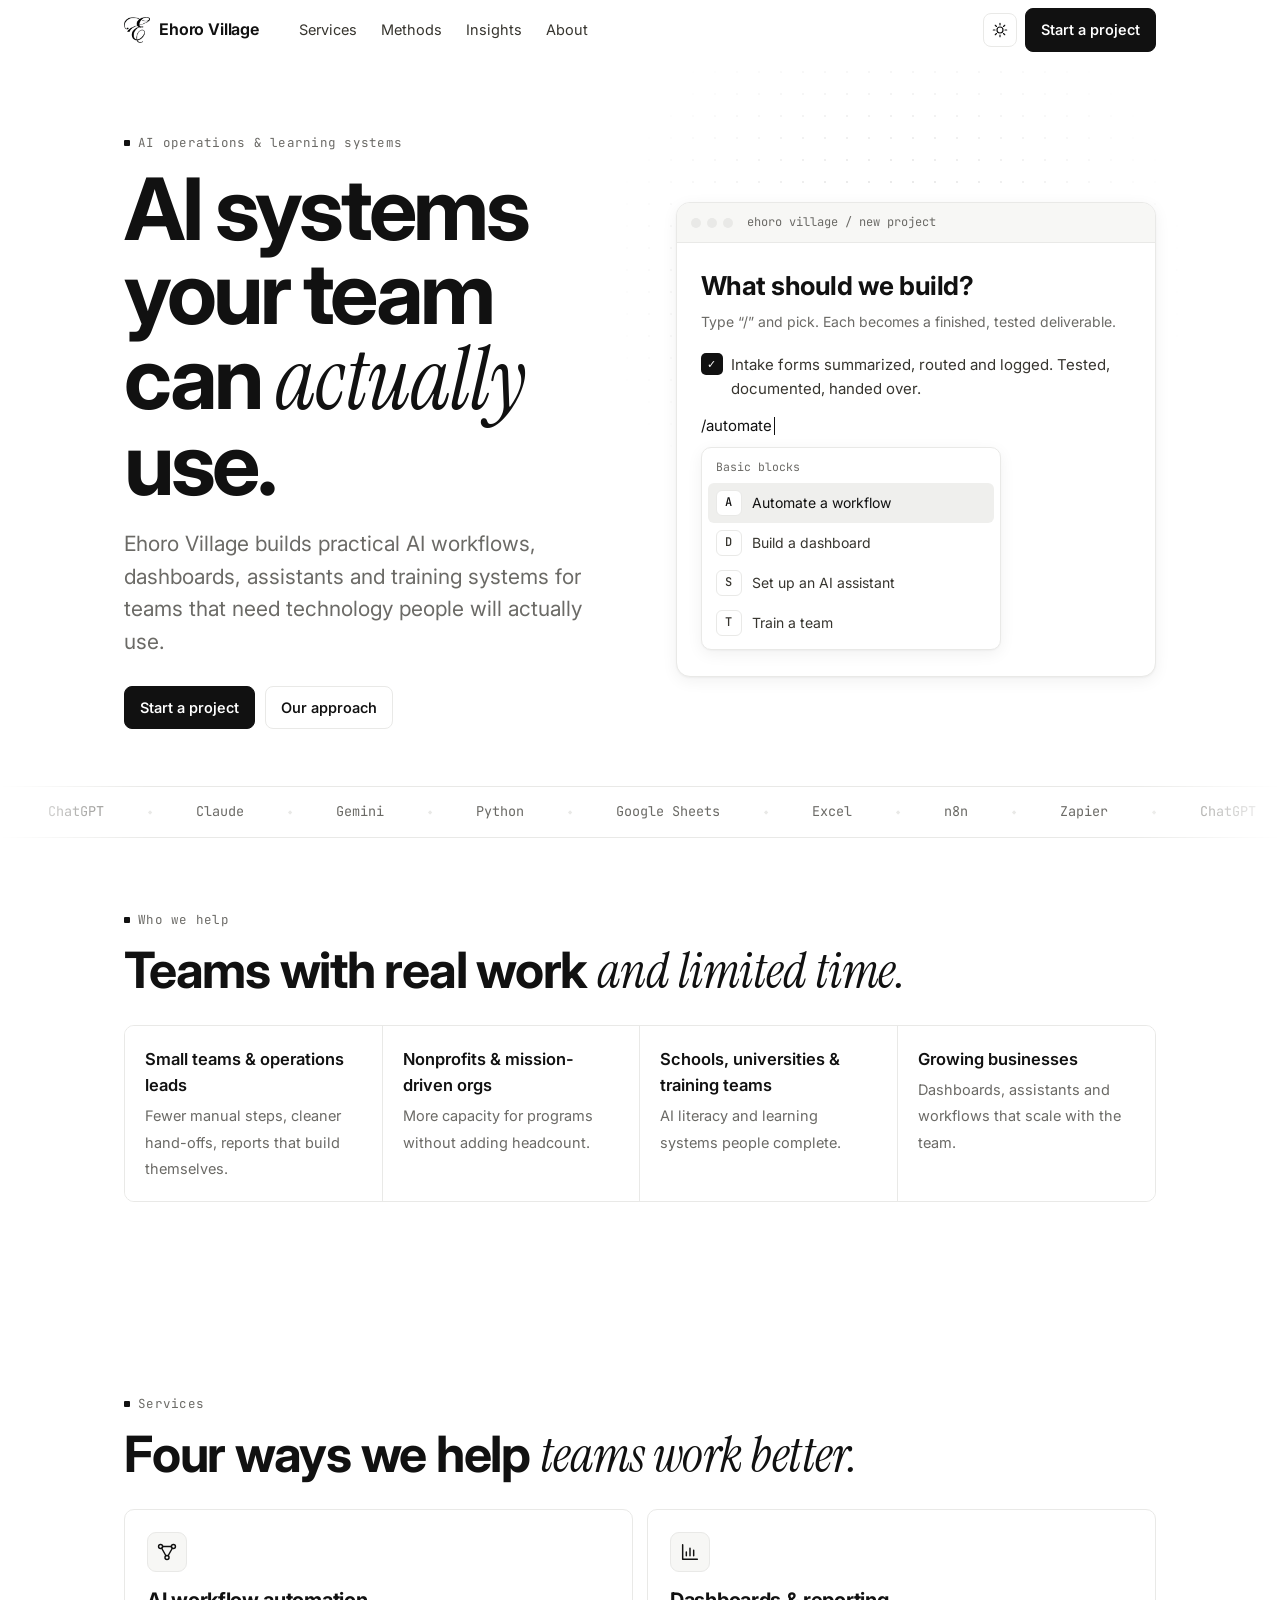
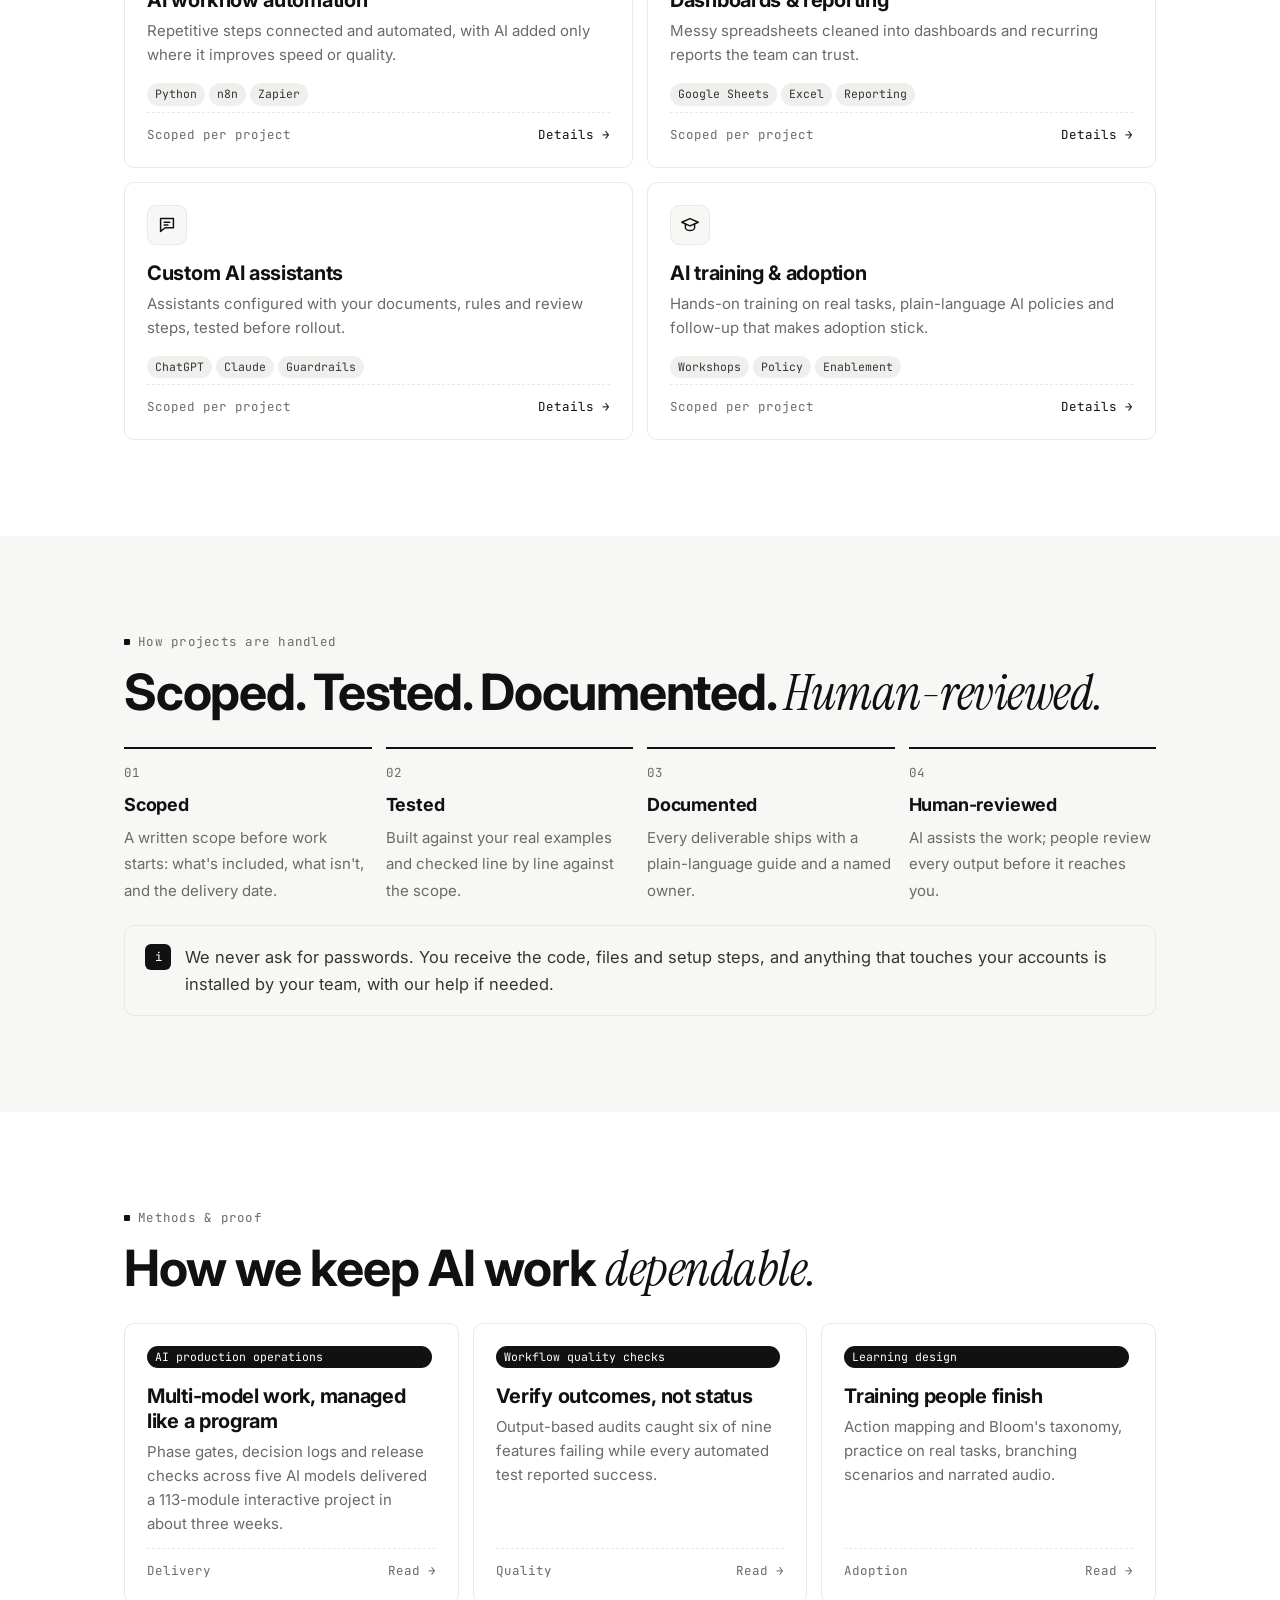
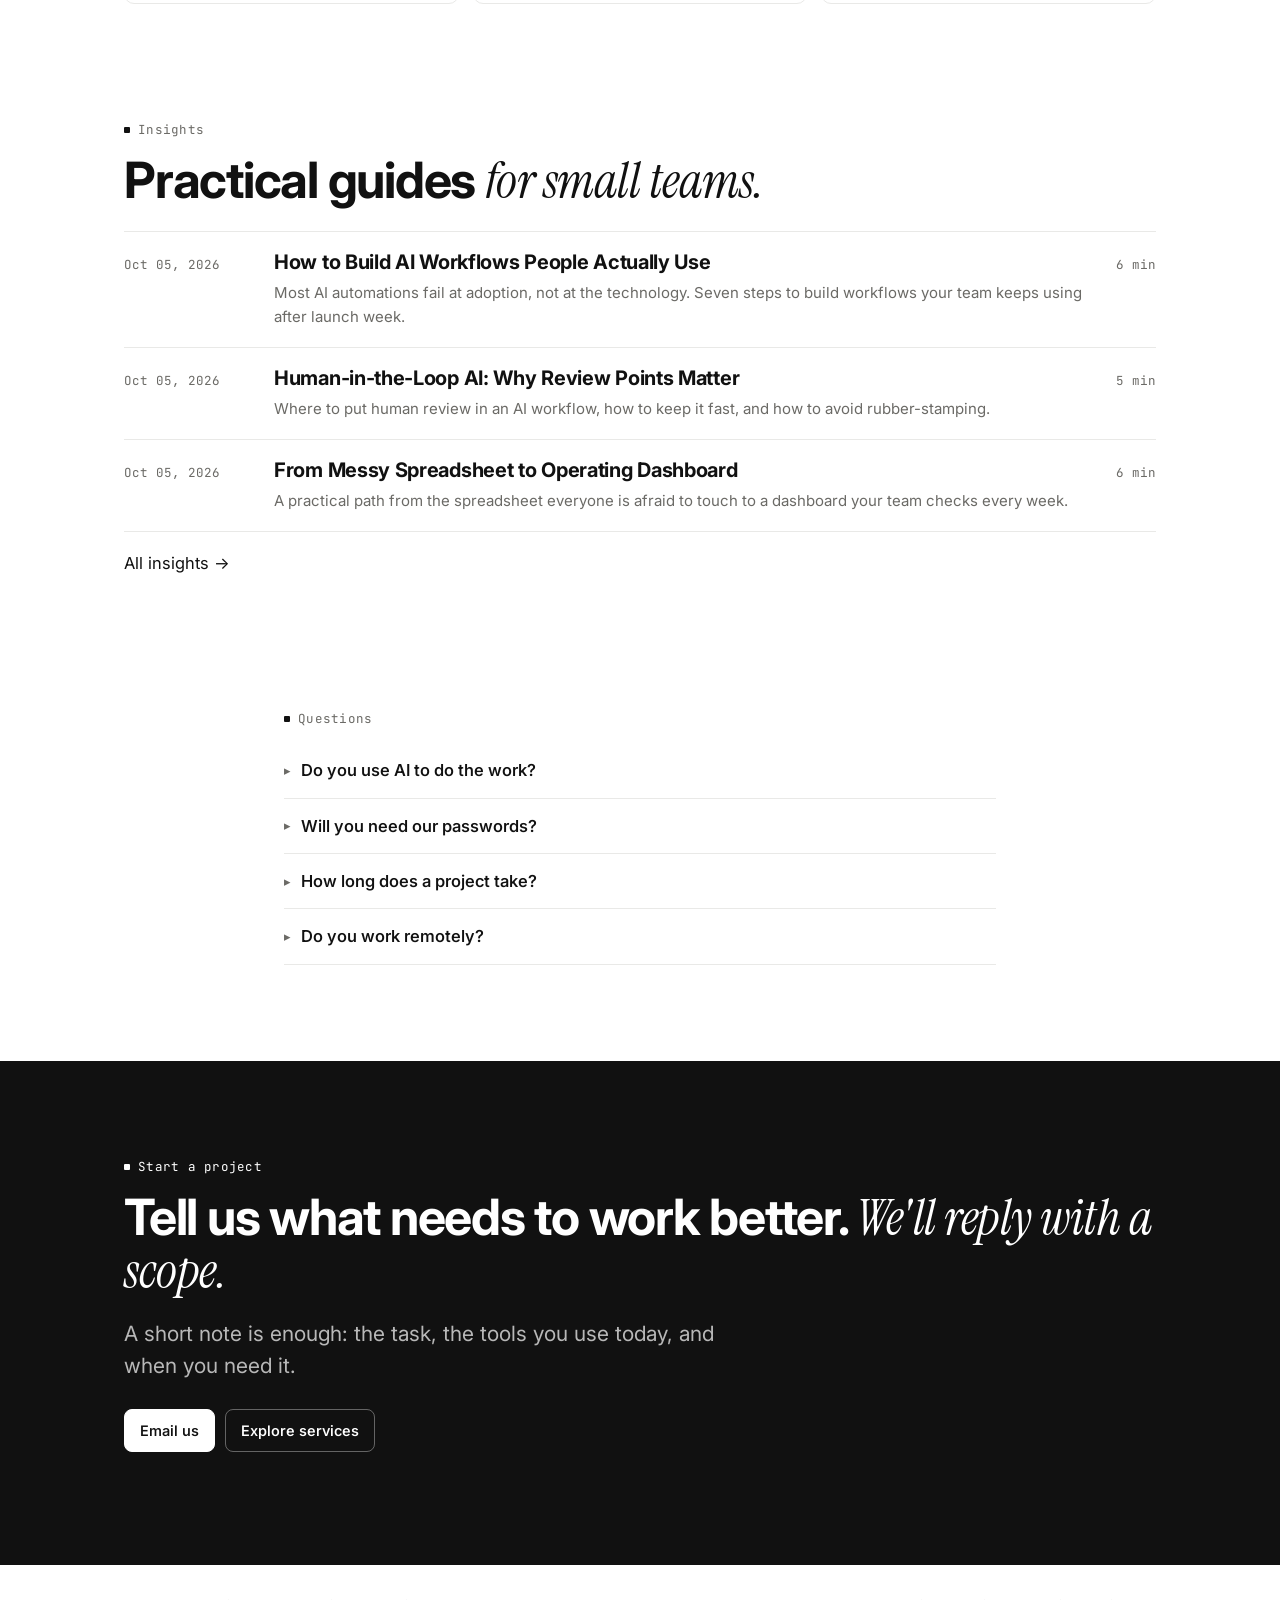
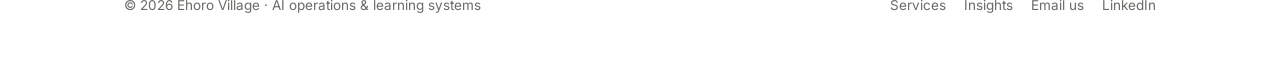
<file: index.html>
<!doctype html>
<html lang="en">
<head>
<meta charset="utf-8">
<meta name="viewport" content="width=device-width,initial-scale=1">
<title>Ehoro Village · AI workflows, dashboards, assistants & training</title>
<meta name="description" content="Ehoro Village builds practical AI workflows, dashboards, assistants and training systems for teams that need technology people will actually use.">
<link rel="canonical" href="https://www.ehorovillage.com/">
<meta property="og:type" content="website"><meta property="og:site_name" content="Ehoro Village"><meta property="og:title" content="Ehoro Village · AI workflows, dashboards, assistants & training">
<meta property="og:description" content="Ehoro Village builds practical AI workflows, dashboards, assistants and training systems for teams that need technology people will actually use."><meta property="og:url" content="https://www.ehorovillage.com/"><meta property="og:image" content="https://www.ehorovillage.com/assets/og.png">
<meta name="twitter:card" content="summary_large_image">
<meta name="theme-color" content="#111111">
<script>document.documentElement.classList.add("js")</script>
<link rel="icon" type="image/png" sizes="32x32" href="assets/favicon-32.png">
<link rel="icon" type="image/png" sizes="192x192" href="assets/favicon-192.png">
<link rel="apple-touch-icon" href="assets/apple-touch-icon.png">
<link rel="alternate" type="application/rss+xml" title="Ehoro Village Insights" href="https://www.ehorovillage.com/blog/feed.xml">
<link rel="preconnect" href="https://fonts.googleapis.com"><link rel="preconnect" href="https://fonts.gstatic.com" crossorigin><link rel="stylesheet" href="https://fonts.googleapis.com/css2?family=Inter:wght@400;500;600;700&family=Instrument+Serif:ital@0;1&family=JetBrains+Mono:wght@400;500&display=swap">
<link rel="stylesheet" href="site.css">
<script type="application/ld+json">{"@context": "https://schema.org", "@graph": [{"@type": "Organization", "@id": "https://www.ehorovillage.com/#org", "name": "Ehoro Village", "url": "https://www.ehorovillage.com/", "email": "hello@ehorovillage.com", "logo": "https://www.ehorovillage.com/assets/logo-e.png", "image": "https://www.ehorovillage.com/assets/og.png", "description": "Ehoro Village builds practical AI workflows, dashboards, assistants and training systems for teams that need technology people will actually use.", "areaServed": "United States", "sameAs": ["https://www.linkedin.com/company/ehoro-village/", "https://www.instagram.com/ehorovillage"], "knowsAbout": ["AI workflow automation", "Dashboards and reporting", "Custom AI assistants", "AI training and adoption", "Human-in-the-loop AI", "Learning design"]}, {"@type": "WebSite", "@id": "https://www.ehorovillage.com/#site", "url": "https://www.ehorovillage.com/", "name": "Ehoro Village", "publisher": {"@id": "https://www.ehorovillage.com/#org"}}]}</script>
</head>
<body>
<a class="skip" href="#main">Skip to content</a>
<header class="nav"><div class="wrap">
  <a class="brand" href="./"><img class="logo-light" src="assets/logo-e.png" alt="" width="26" height="26"><img class="logo-dark" src="assets/logo-e-white.png" alt="" width="26" height="26"><span>Ehoro Village</span></a>
  <ul><li><a href="services.html">Services</a></li><li><a href="methods.html">Methods</a></li><li><a href="blog/">Insights</a></li><li><a href="about.html">About</a></li></ul>
  <div class="end">
    <button class="icon-btn" data-toggle-theme aria-label="Switch light or dark">
      <svg width="16" height="16" viewBox="0 0 24 24" fill="none" stroke="currentColor" stroke-width="1.8" stroke-linecap="round"><circle cx="12" cy="12" r="4.5"/><path d="M12 2v2.5M12 19.5V22M2 12h2.5M19.5 12H22M4.9 4.9l1.8 1.8M17.3 17.3l1.8 1.8M4.9 19.1l1.8-1.8M17.3 6.7l1.8-1.8"/></svg>
    </button>
    <a class="btn" href="index.html#start">Start a project</a>
    <button class="icon-btn menu-btn" data-menu aria-label="Open menu" aria-expanded="false" aria-controls="mnav">
      <svg width="16" height="16" viewBox="0 0 24 24" fill="none" stroke="currentColor" stroke-width="1.8" stroke-linecap="round"><path d="M4 7h16M4 12h16M4 17h16"/></svg>
    </button>
  </div>
</div>
<nav class="mnav" id="mnav" hidden aria-label="Menu"><div class="wrap"><a href="services.html">Services</a><a href="methods.html">Methods</a><a href="blog/">Insights</a><a href="about.html">About</a><a href="index.html#start">Start a project</a></div></nav>
</header>
<main id="main">

<section class="hero"><div class="dots" aria-hidden="true"></div><div class="wrap hero-grid">
  <div>
    <p class="label">AI operations &amp; learning systems</p>
    <h1>AI systems your team can <span class="serif">actually</span> use.</h1>
    <p class="lede">Ehoro Village builds practical AI workflows, dashboards, assistants and training systems for teams that need technology people will actually use.</p>
    <p class="cta"><a class="btn" href="#start">Start a project</a><a class="btn ghost" href="#approach">Our approach</a></p>
  </div>
  <div class="page-demo" id="demo" aria-label="Animated demo: choosing a command turns into a finished deliverable">
    <div class="bar"><i></i><i></i><i></i><span>ehoro village / new project</span></div>
    <div class="body">
      <div class="title">What should we build?</div>
      <div class="sub">Type “/” and pick. Each becomes a finished, tested deliverable.</div>
      <div class="blocks"><div class="blk done"><span class="ic">✓</span><span>Intake forms summarized, routed and logged. Tested, documented, handed over.</span></div></div>
      <div class="line-in"><span class="caret"></span></div>
    </div>
  </div>
</div></section>

<div class="marquee" aria-hidden="true"><div class="track">
  <span>ChatGPT</span><span>Claude</span><span>Gemini</span><span>Python</span><span>Google Sheets</span><span>Excel</span><span>n8n</span><span>Zapier</span><span>ChatGPT</span><span>Claude</span><span>Gemini</span><span>Python</span><span>Google Sheets</span><span>Excel</span><span>n8n</span><span>Zapier</span><span>ChatGPT</span><span>Claude</span><span>Gemini</span><span>Python</span><span>Google Sheets</span><span>Excel</span><span>n8n</span><span>Zapier</span><span>ChatGPT</span><span>Claude</span><span>Gemini</span><span>Python</span><span>Google Sheets</span><span>Excel</span><span>n8n</span><span>Zapier</span>
</div></div>

<section style="padding-top:72px"><div class="wrap">
  <p class="label">Who we help</p>
  <h2 class="reveal">Teams with real work <span class="serif">and limited time.</span></h2>
  <div class="who reveal">
    <div><b>Small teams &amp; operations leads</b><span>Fewer manual steps, cleaner hand-offs, reports that build themselves.</span></div>
    <div><b>Nonprofits &amp; mission-driven orgs</b><span>More capacity for programs without adding headcount.</span></div>
    <div><b>Schools, universities &amp; training teams</b><span>AI literacy and learning systems people complete.</span></div>
    <div><b>Growing businesses</b><span>Dashboards, assistants and workflows that scale with the team.</span></div>
  </div>
</div></section>

<section id="services"><div class="wrap">
  <p class="label">Services</p>
  <h2 class="reveal">Four ways we help <span class="serif">teams work better.</span></h2>
  <div class="grid g2" style="margin-top:28px">
    <article class="card block reveal"><div class="glyph"><svg viewBox="0 0 24 24"><circle cx="5" cy="6" r="2.2"/><circle cx="19" cy="6" r="2.2"/><circle cx="12" cy="18" r="2.2"/><path d="M7.2 6h9.6M6.2 7.9l4.6 8.2M17.8 7.9l-4.6 8.2"/></svg></div><h3>AI workflow automation</h3><p>Repetitive steps connected and automated, with AI added only where it improves speed or quality.</p><div><span class=tag>Python</span><span class=tag>n8n</span><span class=tag>Zapier</span></div><div class="meta"><span>Scoped per project</span><a href="services.html#automation">Details →</a></div></article>
    <article class="card block reveal"><div class="glyph"><svg viewBox="0 0 24 24"><path d="M4 20V4M4 20h16"/><path d="M8 16v-4M12 16V8M16 16v-6"/></svg></div><h3>Dashboards &amp; reporting</h3><p>Messy spreadsheets cleaned into dashboards and recurring reports the team can trust.</p><div><span class=tag>Google Sheets</span><span class=tag>Excel</span><span class=tag>Reporting</span></div><div class="meta"><span>Scoped per project</span><a href="services.html#data">Details →</a></div></article>
    <article class="card block reveal"><div class="glyph"><svg viewBox="0 0 24 24"><path d="M5 5h14v10H10l-5 4z"/><path d="M9 9h6M9 12h4"/></svg></div><h3>Custom AI assistants</h3><p>Assistants configured with your documents, rules and review steps, tested before rollout.</p><div><span class=tag>ChatGPT</span><span class=tag>Claude</span><span class=tag>Guardrails</span></div><div class="meta"><span>Scoped per project</span><a href="services.html#assistants">Details →</a></div></article>
    <article class="card block reveal"><div class="glyph"><svg viewBox="0 0 24 24"><path d="M3 9l9-4 9 4-9 4z"/><path d="M7 11v4c0 1.5 2.2 3 5 3s5-1.5 5-3v-4"/></svg></div><h3>AI training &amp; adoption</h3><p>Hands-on training on real tasks, plain-language AI policies and follow-up that makes adoption stick.</p><div><span class=tag>Workshops</span><span class=tag>Policy</span><span class=tag>Enablement</span></div><div class="meta"><span>Scoped per project</span><a href="services.html#training">Details →</a></div></article>
  </div>
</div></section>

<section id="approach" style="background:var(--bg-2)"><div class="wrap">
  <p class="label">How projects are handled</p>
  <h2 class="reveal">Scoped. Tested. Documented. <span class="serif">Human-reviewed.</span></h2>
  <div class="steps reveal">
    <div><b>Scoped</b><span>A written scope before work starts: what's included, what isn't, and the delivery date.</span></div>
    <div><b>Tested</b><span>Built against your real examples and checked line by line against the scope.</span></div>
    <div><b>Documented</b><span>Every deliverable ships with a plain-language guide and a named owner.</span></div>
    <div><b>Human-reviewed</b><span>AI assists the work; people review every output before it reaches you.</span></div>
  </div>
  <div class="callout reveal" style="margin-top:22px"><span class="sq">i</span><div>We never ask for passwords. You receive the code, files and setup steps, and anything that touches your accounts is installed by your team, with our help if needed.</div></div>
</div></section>

<section><div class="wrap">
  <p class="label">Methods &amp; proof</p>
  <h2 class="reveal">How we keep AI work <span class="serif">dependable.</span></h2>
  <div class="grid g3" style="margin-top:28px">
    <a class="card reveal" href="methods.html#operations" style="background-size:0 0"><span class="tag dark">AI production operations</span><h3 style="margin-top:10px">Multi-model work, managed like a program</h3><p>Phase gates, decision logs and release checks across five AI models delivered a 113-module interactive project in about three weeks.</p><div class="meta"><span>Delivery</span><span>Read →</span></div></a>
    <a class="card reveal" href="methods.html#quality" style="background-size:0 0"><span class="tag dark">Workflow quality checks</span><h3 style="margin-top:10px">Verify outcomes, not status</h3><p>Output-based audits caught six of nine features failing while every automated test reported success.</p><div class="meta"><span>Quality</span><span>Read →</span></div></a>
    <a class="card reveal" href="methods.html#learning" style="background-size:0 0"><span class="tag dark">Learning design</span><h3 style="margin-top:10px">Training people finish</h3><p>Action mapping and Bloom's taxonomy, practice on real tasks, branching scenarios and narrated audio.</p><div class="meta"><span>Adoption</span><span>Read →</span></div></a>
  </div>
</div></section>

<section style="padding-top:20px"><div class="wrap">
  <p class="label">Insights</p>
  <h2 class="reveal">Practical guides <span class="serif">for small teams.</span></h2>
  <div class="posts reveal"><a class="post-row" href="blog/ai-workflows-people-actually-use.html"><time datetime="2026-10-05">Oct 05, 2026</time><div><h3>How to Build AI Workflows People Actually Use</h3><p>Most AI automations fail at adoption, not at the technology. Seven steps to build workflows your team keeps using after launch week.</p></div><span class="rt">6 min</span></a><a class="post-row" href="blog/human-in-the-loop-ai-review-points.html"><time datetime="2026-10-05">Oct 05, 2026</time><div><h3>Human-in-the-Loop AI: Why Review Points Matter</h3><p>Where to put human review in an AI workflow, how to keep it fast, and how to avoid rubber-stamping.</p></div><span class="rt">5 min</span></a><a class="post-row" href="blog/messy-spreadsheet-to-operating-dashboard.html"><time datetime="2026-10-05">Oct 05, 2026</time><div><h3>From Messy Spreadsheet to Operating Dashboard</h3><p>A practical path from the spreadsheet everyone is afraid to touch to a dashboard your team checks every week.</p></div><span class="rt">6 min</span></a></div>
  <p style="margin-top:18px"><a href="blog/">All insights →</a></p>
</div></section>

<section style="padding-top:20px"><div class="wrap" style="max-width:760px">
  <p class="label">Questions</p>
  <details><summary>Do you use AI to do the work?</summary><p>Yes, as a tool. Every project is scoped by a person, and every output is reviewed and tested before delivery.</p></details>
  <details><summary>Will you need our passwords?</summary><p>No. You receive the code, files and setup steps; anything that touches your accounts is installed by your team.</p></details>
  <details><summary>How long does a project take?</summary><p>Small automations and dashboards usually take days. Assistants, larger workflows and training programs take one to a few weeks, agreed in the scope.</p></details>
  <details><summary>Do you work remotely?</summary><p>Yes. We work with teams across the United States, remotely or on site in the New York area.</p></details>
</div></section>
<section class="band" id="start"><div class="wrap">
  <p class="label">Start a project</p>
  <h2>Tell us what needs to work better. <span class="serif">We'll reply with a scope.</span></h2>
  <p class="lede">A short note is enough: the task, the tools you use today, and when you need it.</p>
  <p class="cta" style="margin-top:26px"><a class="btn" href="mailto:hello@ehorovillage.com?subject=Project%20inquiry&amp;body=What%20we%20want%20to%20improve%3A%0ATools%20we%20use%20today%3A%0ATimeline%3A">Email us</a>
  <a class="btn ghost" href="services.html">Explore services</a></p>
</div></section>

</main>
<footer><div class="wrap">
  <span>© 2026 Ehoro Village · AI operations &amp; learning systems</span>
  <span class="right"><a href="services.html">Services</a><a href="blog/">Insights</a><a href="mailto:hello@ehorovillage.com">Email us</a><a href="https://www.linkedin.com/company/ehoro-village/">LinkedIn</a></span>
</div></footer>
<script src="site.js" defer></script>
</body>
</html>
</file>
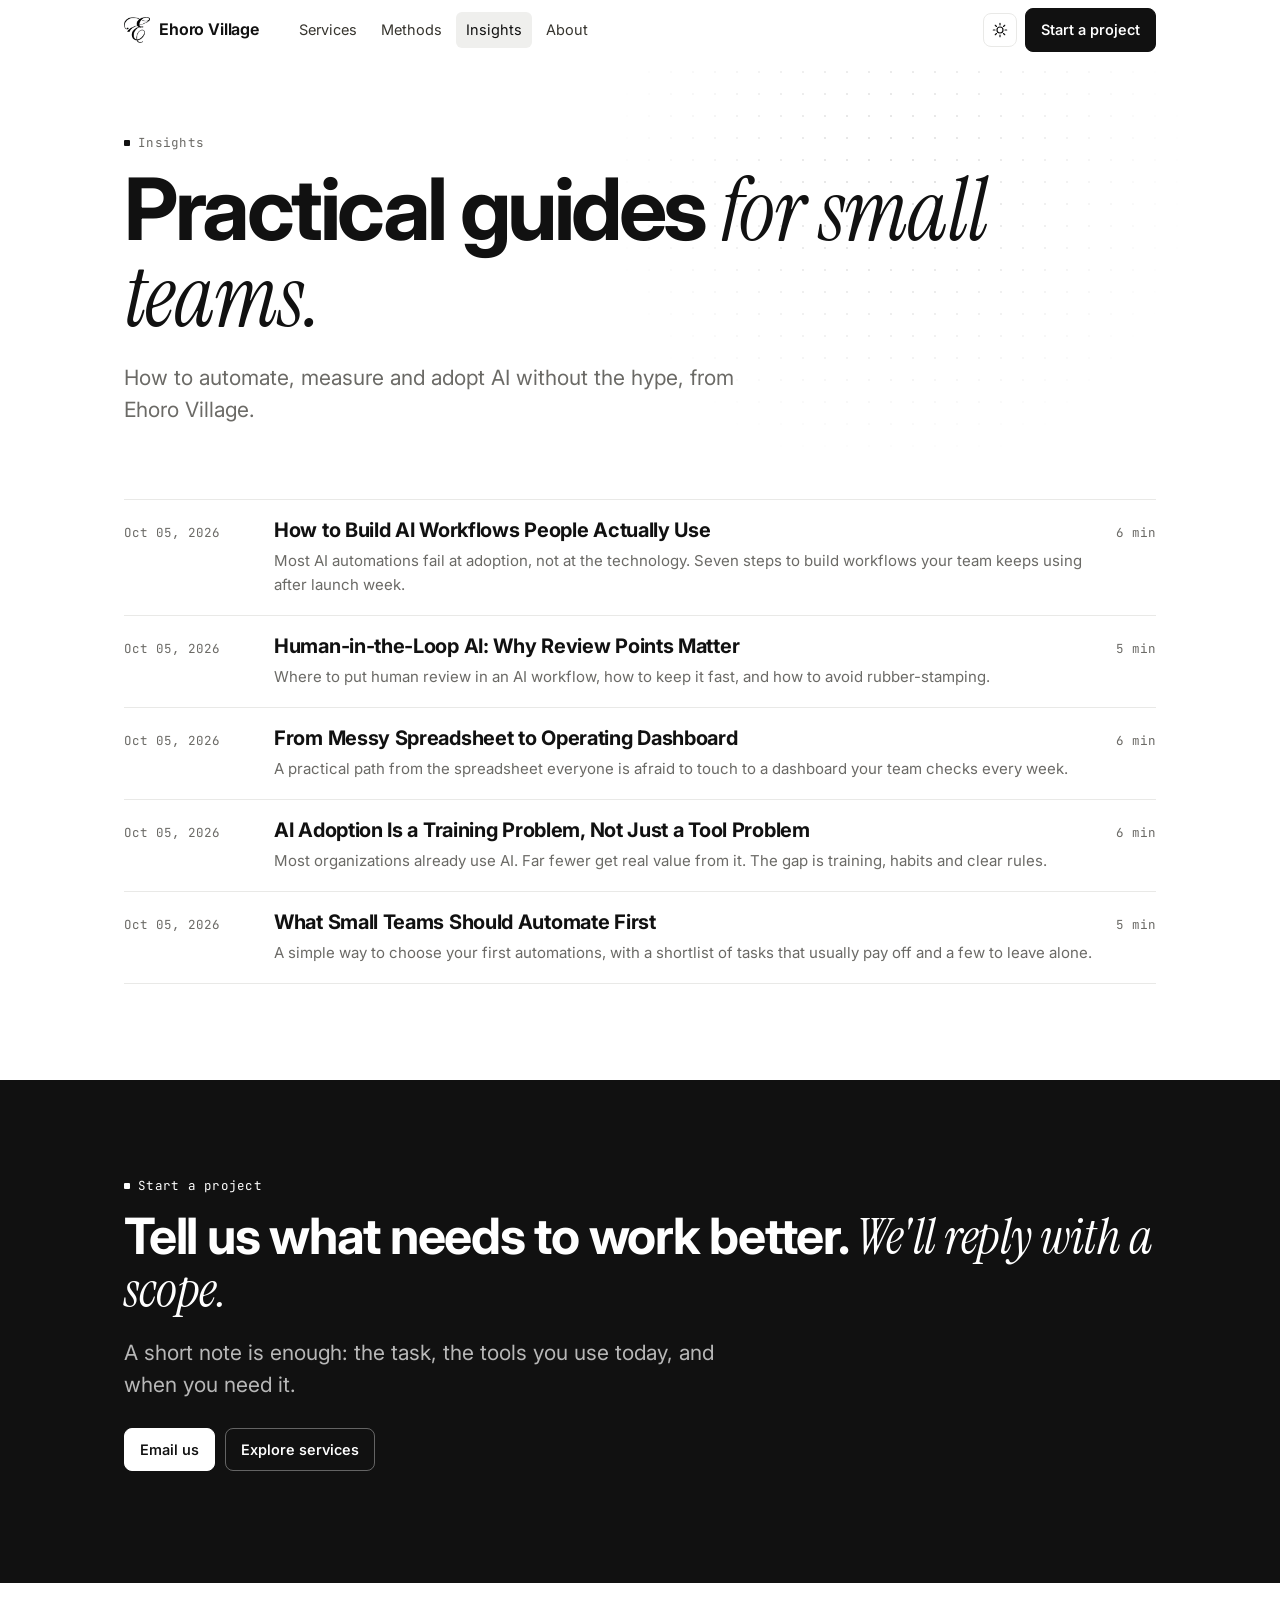
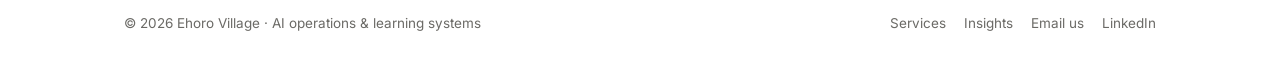
<file: blog/index.html>
<!doctype html>
<html lang="en">
<head>
<meta charset="utf-8">
<meta name="viewport" content="width=device-width,initial-scale=1">
<title>Insights · Ehoro Village</title>
<meta name="description" content="Practical guides on AI workflows, human review, dashboards, AI adoption and automation for small teams, from Ehoro Village.">
<link rel="canonical" href="https://www.ehorovillage.com/blog/">
<meta property="og:type" content="website"><meta property="og:site_name" content="Ehoro Village"><meta property="og:title" content="Insights · Ehoro Village">
<meta property="og:description" content="Practical guides on AI workflows, human review, dashboards, AI adoption and automation for small teams, from Ehoro Village."><meta property="og:url" content="https://www.ehorovillage.com/blog/"><meta property="og:image" content="https://www.ehorovillage.com/assets/og.png">
<meta name="twitter:card" content="summary_large_image">
<meta name="theme-color" content="#111111">
<script>document.documentElement.classList.add("js")</script>
<link rel="icon" type="image/png" sizes="32x32" href="../assets/favicon-32.png">
<link rel="icon" type="image/png" sizes="192x192" href="../assets/favicon-192.png">
<link rel="apple-touch-icon" href="../assets/apple-touch-icon.png">
<link rel="alternate" type="application/rss+xml" title="Ehoro Village Insights" href="https://www.ehorovillage.com/blog/feed.xml">
<link rel="preconnect" href="https://fonts.googleapis.com"><link rel="preconnect" href="https://fonts.gstatic.com" crossorigin><link rel="stylesheet" href="https://fonts.googleapis.com/css2?family=Inter:wght@400;500;600;700&family=Instrument+Serif:ital@0;1&family=JetBrains+Mono:wght@400;500&display=swap">
<link rel="stylesheet" href="../site.css">
<script type="application/ld+json">{"@context": "https://schema.org", "@type": "Blog", "name": "Ehoro Village Insights", "url": "https://www.ehorovillage.com/blog/", "publisher": {"@type": "Organization", "@id": "https://www.ehorovillage.com/#org", "name": "Ehoro Village", "url": "https://www.ehorovillage.com/", "email": "hello@ehorovillage.com", "logo": "https://www.ehorovillage.com/assets/logo-e.png", "image": "https://www.ehorovillage.com/assets/og.png", "description": "Ehoro Village builds practical AI workflows, dashboards, assistants and training systems for teams that need technology people will actually use.", "areaServed": "United States", "sameAs": ["https://www.linkedin.com/company/ehoro-village/", "https://www.instagram.com/ehorovillage"], "knowsAbout": ["AI workflow automation", "Dashboards and reporting", "Custom AI assistants", "AI training and adoption", "Human-in-the-loop AI", "Learning design"]}}</script>
</head>
<body>
<a class="skip" href="#main">Skip to content</a>
<header class="nav"><div class="wrap">
  <a class="brand" href="../"><img class="logo-light" src="../assets/logo-e.png" alt="" width="26" height="26"><img class="logo-dark" src="../assets/logo-e-white.png" alt="" width="26" height="26"><span>Ehoro Village</span></a>
  <ul><li><a href="../services.html">Services</a></li><li><a href="../methods.html">Methods</a></li><li><a href="../blog/" aria-current="page">Insights</a></li><li><a href="../about.html">About</a></li></ul>
  <div class="end">
    <button class="icon-btn" data-toggle-theme aria-label="Switch light or dark">
      <svg width="16" height="16" viewBox="0 0 24 24" fill="none" stroke="currentColor" stroke-width="1.8" stroke-linecap="round"><circle cx="12" cy="12" r="4.5"/><path d="M12 2v2.5M12 19.5V22M2 12h2.5M19.5 12H22M4.9 4.9l1.8 1.8M17.3 17.3l1.8 1.8M4.9 19.1l1.8-1.8M17.3 6.7l1.8-1.8"/></svg>
    </button>
    <a class="btn" href="../index.html#start">Start a project</a>
    <button class="icon-btn menu-btn" data-menu aria-label="Open menu" aria-expanded="false" aria-controls="mnav">
      <svg width="16" height="16" viewBox="0 0 24 24" fill="none" stroke="currentColor" stroke-width="1.8" stroke-linecap="round"><path d="M4 7h16M4 12h16M4 17h16"/></svg>
    </button>
  </div>
</div>
<nav class="mnav" id="mnav" hidden aria-label="Menu"><div class="wrap"><a href="../services.html">Services</a><a href="../methods.html">Methods</a><a href="../blog/">Insights</a><a href="../about.html">About</a><a href="../index.html#start">Start a project</a></div></nav>
</header>
<main id="main">

<section class="hero" style="padding-bottom:10px"><div class="dots" aria-hidden="true"></div><div class="wrap">
  <p class="label">Insights</p>
  <h1>Practical guides <span class="serif">for small teams.</span></h1>
  <p class="lede">How to automate, measure and adopt AI without the hype, from Ehoro Village.</p>
</div></section>
<section style="padding-top:10px"><div class="wrap"><div class="posts"><a class="post-row" href="ai-workflows-people-actually-use.html"><time datetime="2026-10-05">Oct 05, 2026</time><div><h3>How to Build AI Workflows People Actually Use</h3><p>Most AI automations fail at adoption, not at the technology. Seven steps to build workflows your team keeps using after launch week.</p></div><span class="rt">6 min</span></a><a class="post-row" href="human-in-the-loop-ai-review-points.html"><time datetime="2026-10-05">Oct 05, 2026</time><div><h3>Human-in-the-Loop AI: Why Review Points Matter</h3><p>Where to put human review in an AI workflow, how to keep it fast, and how to avoid rubber-stamping.</p></div><span class="rt">5 min</span></a><a class="post-row" href="messy-spreadsheet-to-operating-dashboard.html"><time datetime="2026-10-05">Oct 05, 2026</time><div><h3>From Messy Spreadsheet to Operating Dashboard</h3><p>A practical path from the spreadsheet everyone is afraid to touch to a dashboard your team checks every week.</p></div><span class="rt">6 min</span></a><a class="post-row" href="ai-adoption-is-a-training-problem.html"><time datetime="2026-10-05">Oct 05, 2026</time><div><h3>AI Adoption Is a Training Problem, Not Just a Tool Problem</h3><p>Most organizations already use AI. Far fewer get real value from it. The gap is training, habits and clear rules.</p></div><span class="rt">6 min</span></a><a class="post-row" href="what-small-teams-should-automate-first.html"><time datetime="2026-10-05">Oct 05, 2026</time><div><h3>What Small Teams Should Automate First</h3><p>A simple way to choose your first automations, with a shortlist of tasks that usually pay off and a few to leave alone.</p></div><span class="rt">5 min</span></a></div></div></section>
<section class="band" id="start"><div class="wrap">
  <p class="label">Start a project</p>
  <h2>Tell us what needs to work better. <span class="serif">We'll reply with a scope.</span></h2>
  <p class="lede">A short note is enough: the task, the tools you use today, and when you need it.</p>
  <p class="cta" style="margin-top:26px"><a class="btn" href="mailto:hello@ehorovillage.com?subject=Project%20inquiry&amp;body=What%20we%20want%20to%20improve%3A%0ATools%20we%20use%20today%3A%0ATimeline%3A">Email us</a>
  <a class="btn ghost" href="../services.html">Explore services</a></p>
</div></section>
</main>
<footer><div class="wrap">
  <span>© 2026 Ehoro Village · AI operations &amp; learning systems</span>
  <span class="right"><a href="../services.html">Services</a><a href="../blog/">Insights</a><a href="mailto:hello@ehorovillage.com">Email us</a><a href="https://www.linkedin.com/company/ehoro-village/">LinkedIn</a></span>
</div></footer>
<script src="../site.js" defer></script>
</body>
</html>
</file>
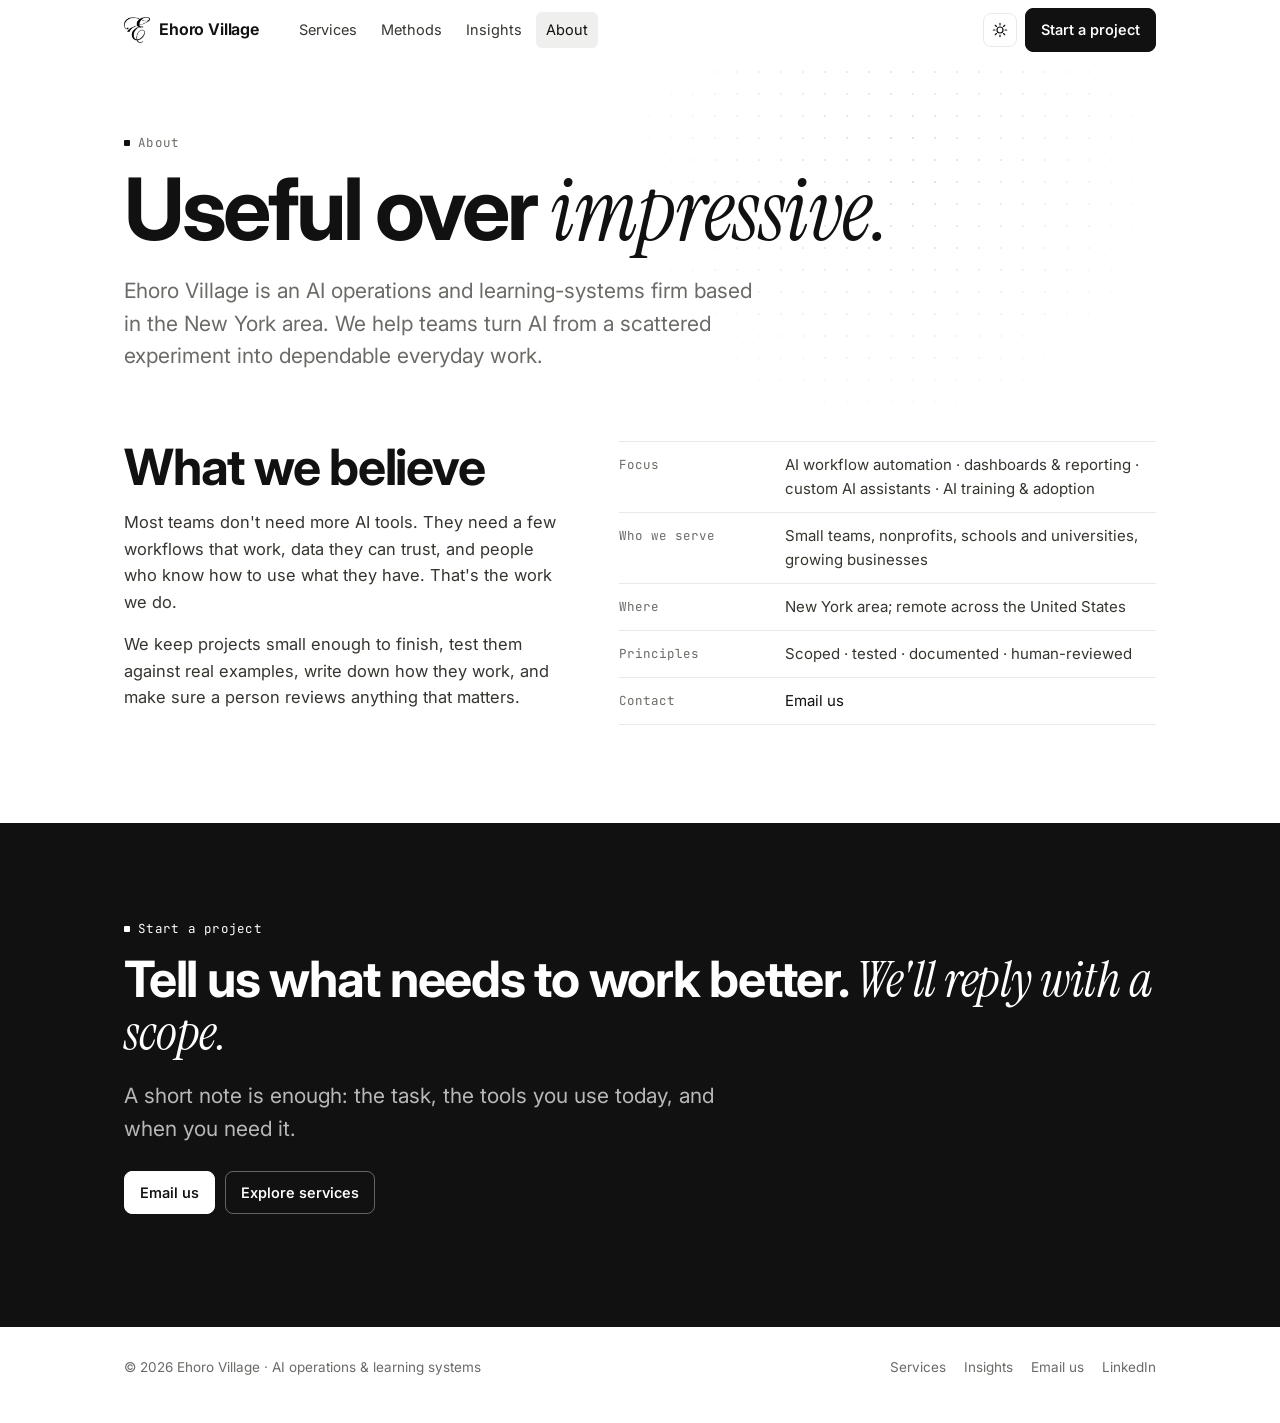
<file: about.html>
<!doctype html>
<html lang="en">
<head>
<meta charset="utf-8">
<meta name="viewport" content="width=device-width,initial-scale=1">
<title>About · Ehoro Village</title>
<meta name="description" content="Ehoro Village is an AI operations and learning-systems firm based in the New York area, helping teams turn AI into dependable everyday work.">
<link rel="canonical" href="https://www.ehorovillage.com/about.html">
<meta property="og:type" content="website"><meta property="og:site_name" content="Ehoro Village"><meta property="og:title" content="About · Ehoro Village">
<meta property="og:description" content="Ehoro Village is an AI operations and learning-systems firm based in the New York area, helping teams turn AI into dependable everyday work."><meta property="og:url" content="https://www.ehorovillage.com/about.html"><meta property="og:image" content="https://www.ehorovillage.com/assets/og.png">
<meta name="twitter:card" content="summary_large_image">
<meta name="theme-color" content="#111111">
<script>document.documentElement.classList.add("js")</script>
<link rel="icon" type="image/png" sizes="32x32" href="assets/favicon-32.png">
<link rel="icon" type="image/png" sizes="192x192" href="assets/favicon-192.png">
<link rel="apple-touch-icon" href="assets/apple-touch-icon.png">
<link rel="alternate" type="application/rss+xml" title="Ehoro Village Insights" href="https://www.ehorovillage.com/blog/feed.xml">
<link rel="preconnect" href="https://fonts.googleapis.com"><link rel="preconnect" href="https://fonts.gstatic.com" crossorigin><link rel="stylesheet" href="https://fonts.googleapis.com/css2?family=Inter:wght@400;500;600;700&family=Instrument+Serif:ital@0;1&family=JetBrains+Mono:wght@400;500&display=swap">
<link rel="stylesheet" href="site.css">

</head>
<body>
<a class="skip" href="#main">Skip to content</a>
<header class="nav"><div class="wrap">
  <a class="brand" href="./"><img class="logo-light" src="assets/logo-e.png" alt="" width="26" height="26"><img class="logo-dark" src="assets/logo-e-white.png" alt="" width="26" height="26"><span>Ehoro Village</span></a>
  <ul><li><a href="services.html">Services</a></li><li><a href="methods.html">Methods</a></li><li><a href="blog/">Insights</a></li><li><a href="about.html" aria-current="page">About</a></li></ul>
  <div class="end">
    <button class="icon-btn" data-toggle-theme aria-label="Switch light or dark">
      <svg width="16" height="16" viewBox="0 0 24 24" fill="none" stroke="currentColor" stroke-width="1.8" stroke-linecap="round"><circle cx="12" cy="12" r="4.5"/><path d="M12 2v2.5M12 19.5V22M2 12h2.5M19.5 12H22M4.9 4.9l1.8 1.8M17.3 17.3l1.8 1.8M4.9 19.1l1.8-1.8M17.3 6.7l1.8-1.8"/></svg>
    </button>
    <a class="btn" href="index.html#start">Start a project</a>
    <button class="icon-btn menu-btn" data-menu aria-label="Open menu" aria-expanded="false" aria-controls="mnav">
      <svg width="16" height="16" viewBox="0 0 24 24" fill="none" stroke="currentColor" stroke-width="1.8" stroke-linecap="round"><path d="M4 7h16M4 12h16M4 17h16"/></svg>
    </button>
  </div>
</div>
<nav class="mnav" id="mnav" hidden aria-label="Menu"><div class="wrap"><a href="services.html">Services</a><a href="methods.html">Methods</a><a href="blog/">Insights</a><a href="about.html">About</a><a href="index.html#start">Start a project</a></div></nav>
</header>
<main id="main">

<section class="hero" style="padding-bottom:20px"><div class="dots" aria-hidden="true"></div><div class="wrap">
  <p class="label">About</p>
  <h1>Useful over <span class="serif">impressive.</span></h1>
  <p class="lede">Ehoro Village is an AI operations and learning-systems firm based in the New York area. We help teams turn AI from a scattered experiment into dependable everyday work.</p>
</div></section>
<section style="padding-top:20px"><div class="wrap person">
  <div class="reveal"><h2>What we believe</h2><p>Most teams don't need more AI tools. They need a few workflows that work, data they can trust, and people who know how to use what they have. That's the work we do.</p>
    <p>We keep projects small enough to finish, test them against real examples, write down how they work, and make sure a person reviews anything that matters.</p></div>
  <div class="props reveal">
    <div><span>Focus</span><span>AI workflow automation · dashboards &amp; reporting · custom AI assistants · AI training &amp; adoption</span></div>
    <div><span>Who we serve</span><span>Small teams, nonprofits, schools and universities, growing businesses</span></div>
    <div><span>Where</span><span>New York area; remote across the United States</span></div>
    <div><span>Principles</span><span>Scoped · tested · documented · human-reviewed</span></div>
    <div><span>Contact</span><span><a href="mailto:hello@ehorovillage.com">Email us</a></span></div>
  </div>
</div></section>
<section class="band" id="start"><div class="wrap">
  <p class="label">Start a project</p>
  <h2>Tell us what needs to work better. <span class="serif">We'll reply with a scope.</span></h2>
  <p class="lede">A short note is enough: the task, the tools you use today, and when you need it.</p>
  <p class="cta" style="margin-top:26px"><a class="btn" href="mailto:hello@ehorovillage.com?subject=Project%20inquiry&amp;body=What%20we%20want%20to%20improve%3A%0ATools%20we%20use%20today%3A%0ATimeline%3A">Email us</a>
  <a class="btn ghost" href="services.html">Explore services</a></p>
</div></section>
</main>
<footer><div class="wrap">
  <span>© 2026 Ehoro Village · AI operations &amp; learning systems</span>
  <span class="right"><a href="services.html">Services</a><a href="blog/">Insights</a><a href="mailto:hello@ehorovillage.com">Email us</a><a href="https://www.linkedin.com/company/ehoro-village/">LinkedIn</a></span>
</div></footer>
<script src="site.js" defer></script>
</body>
</html>
</file>
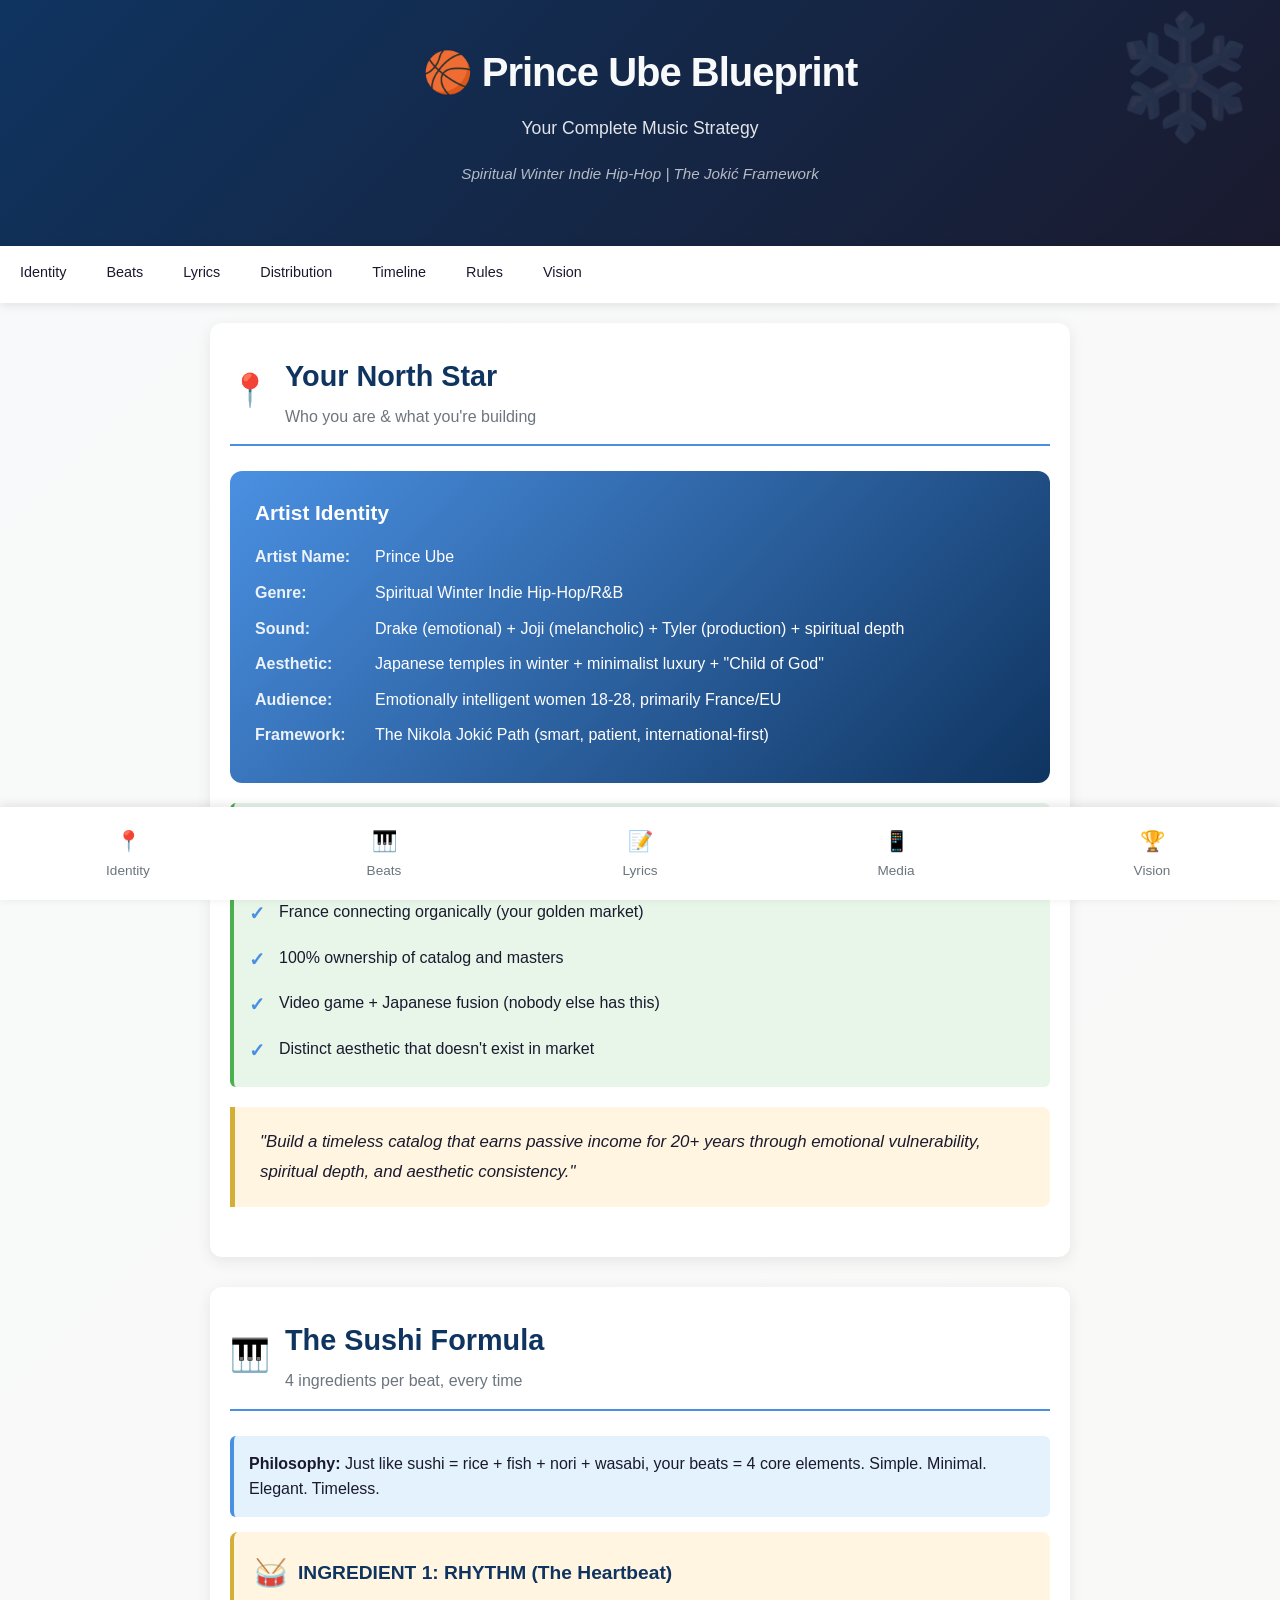
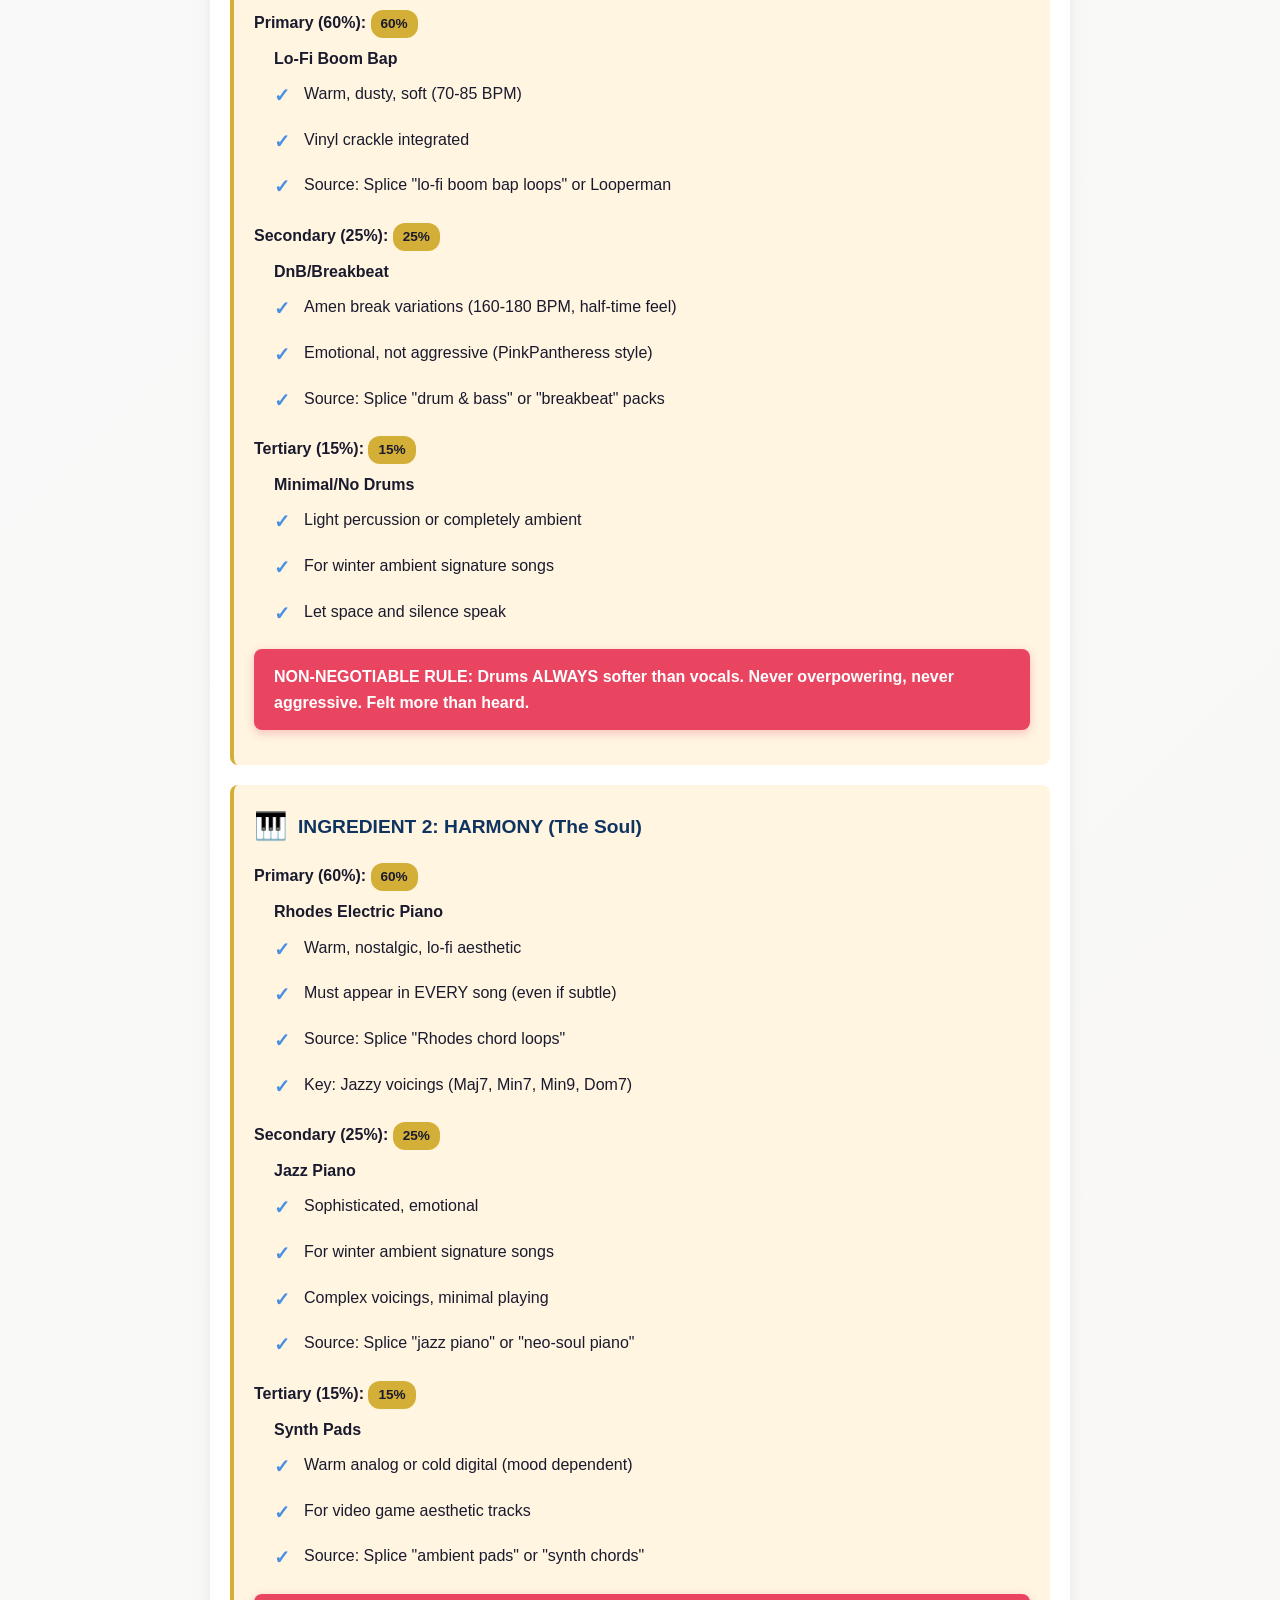
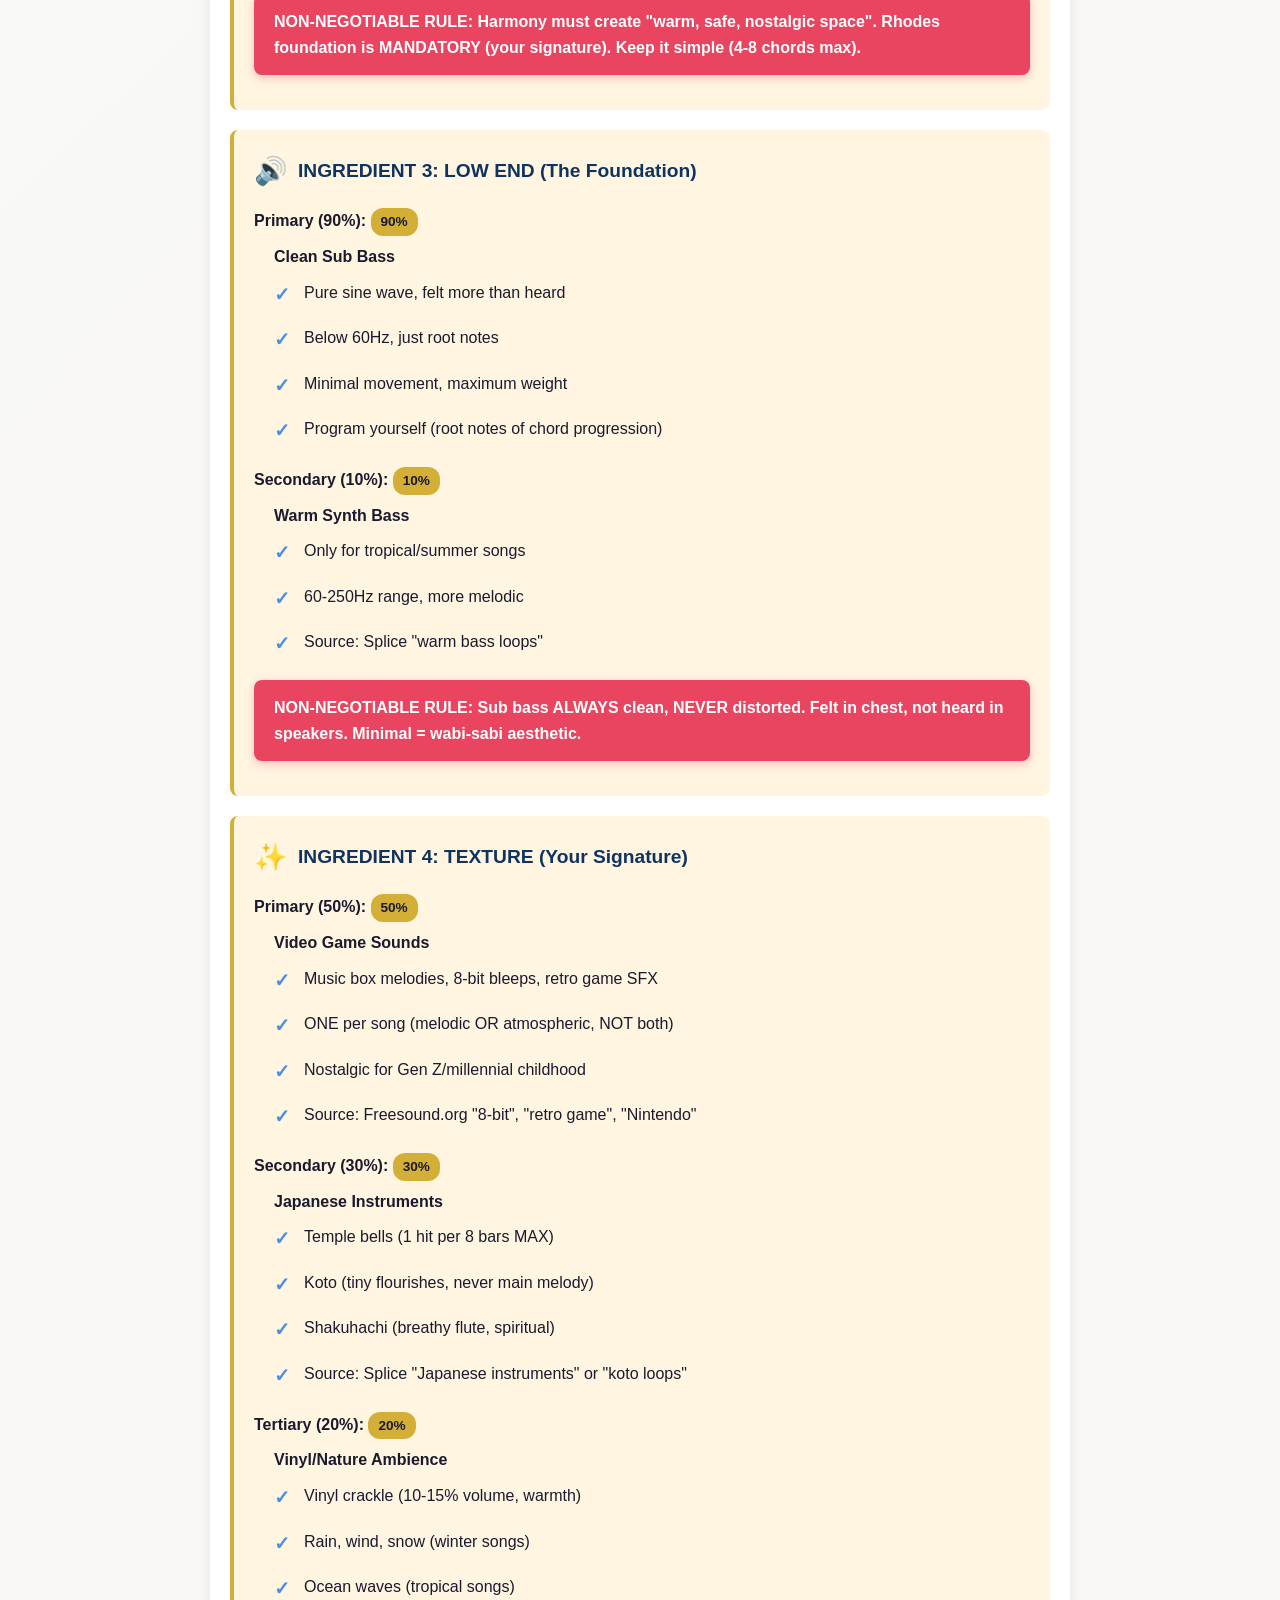
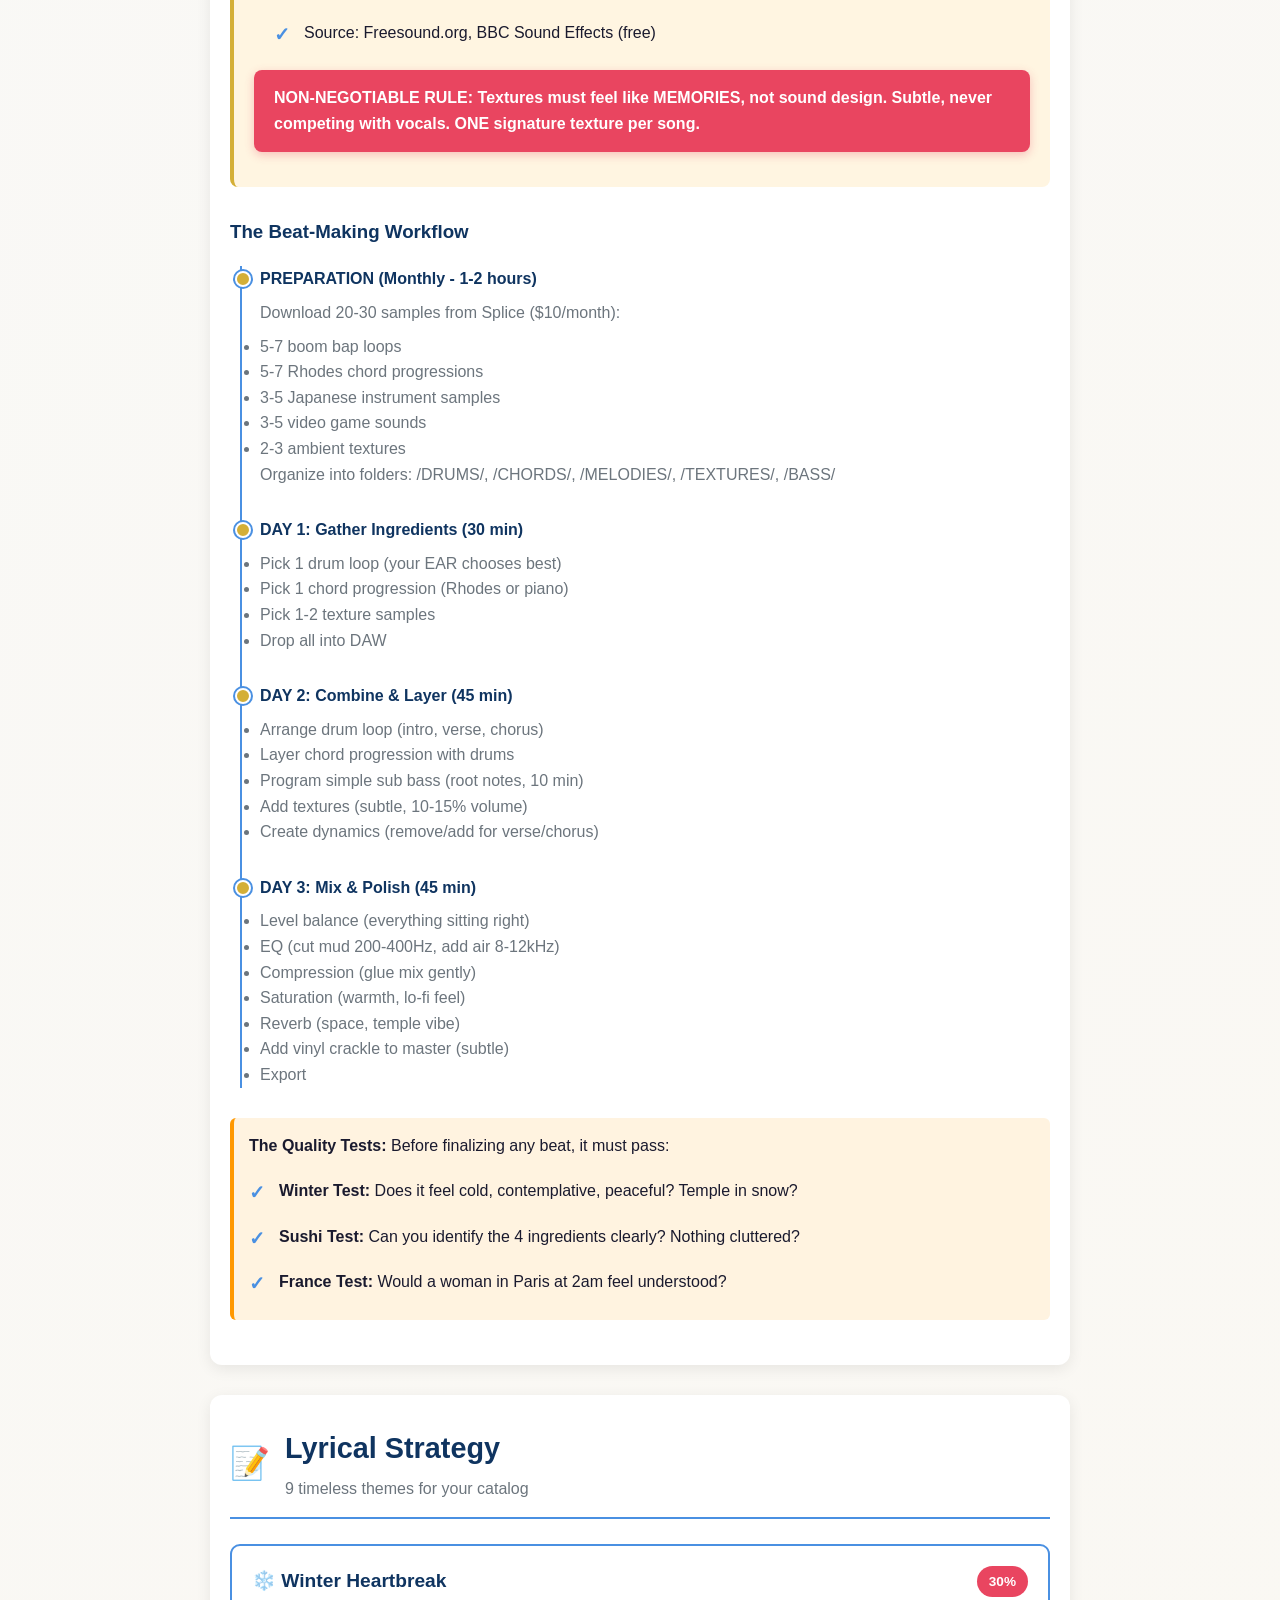
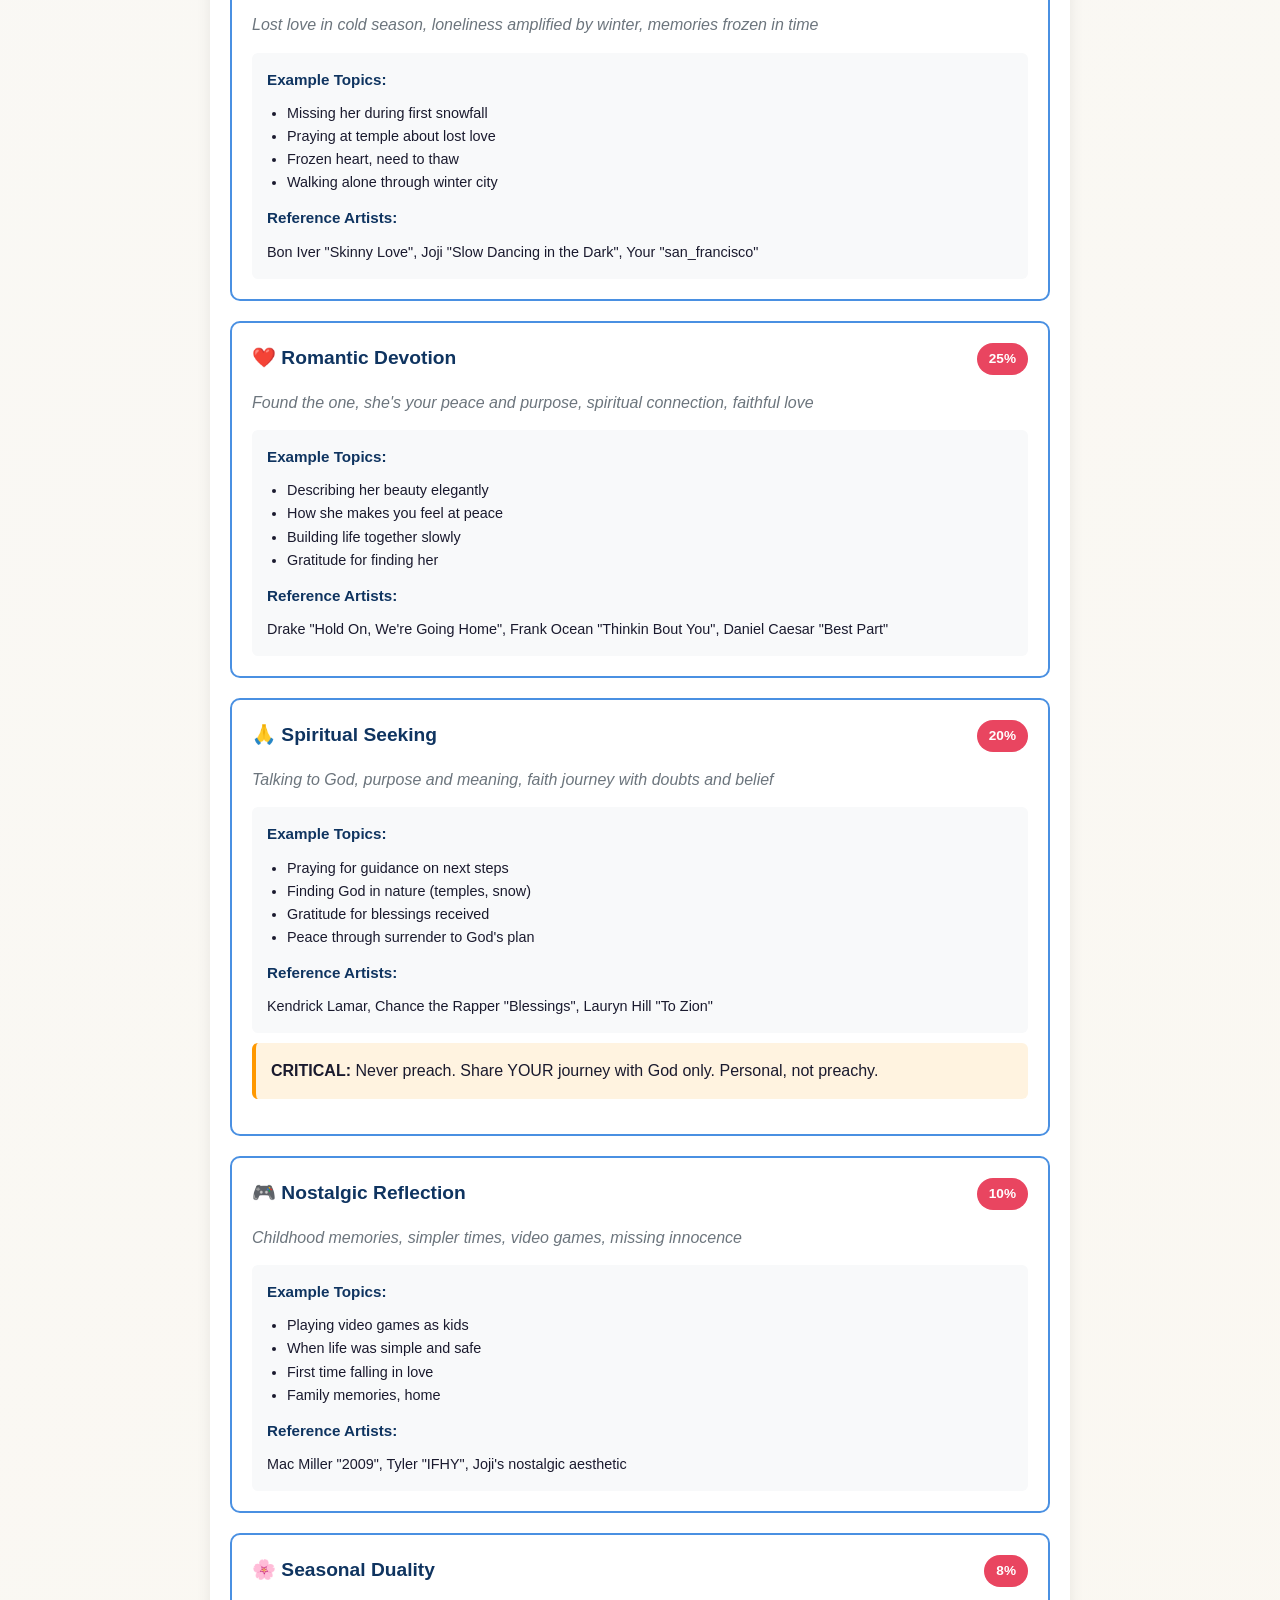
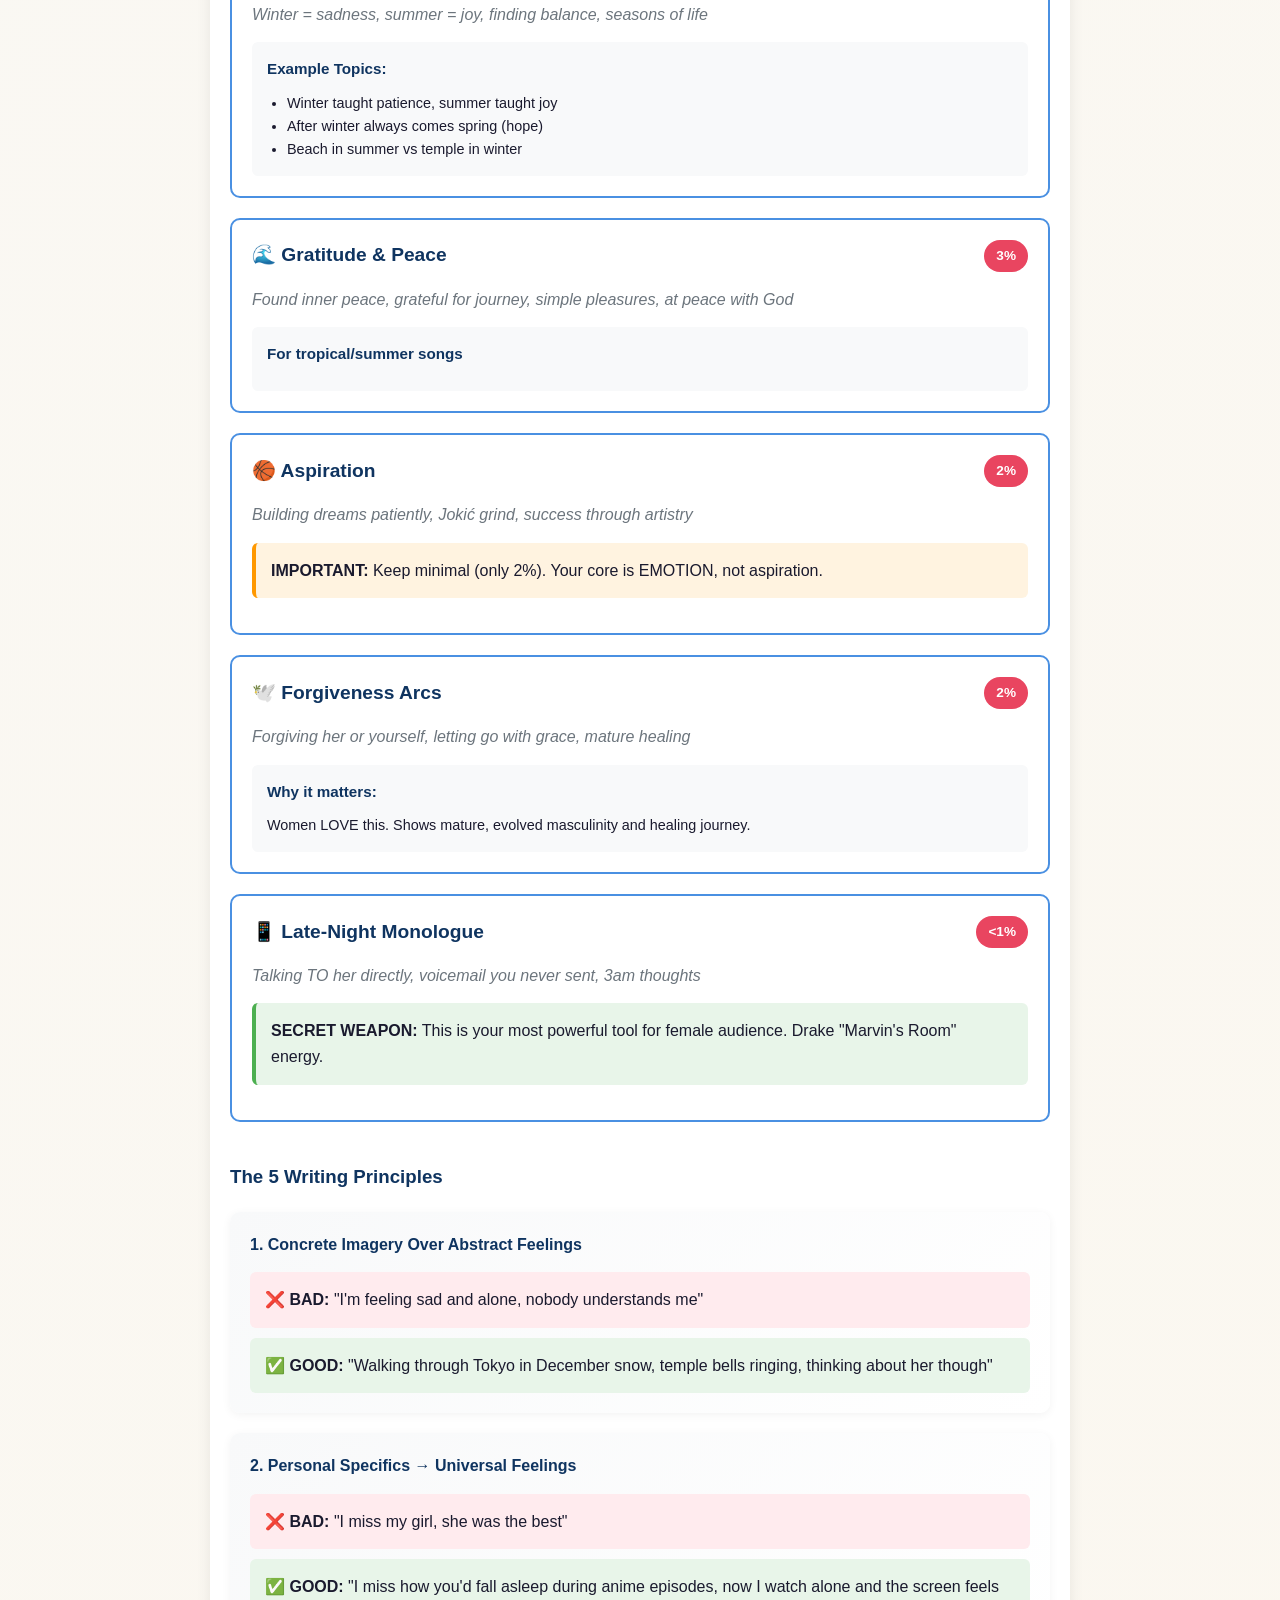
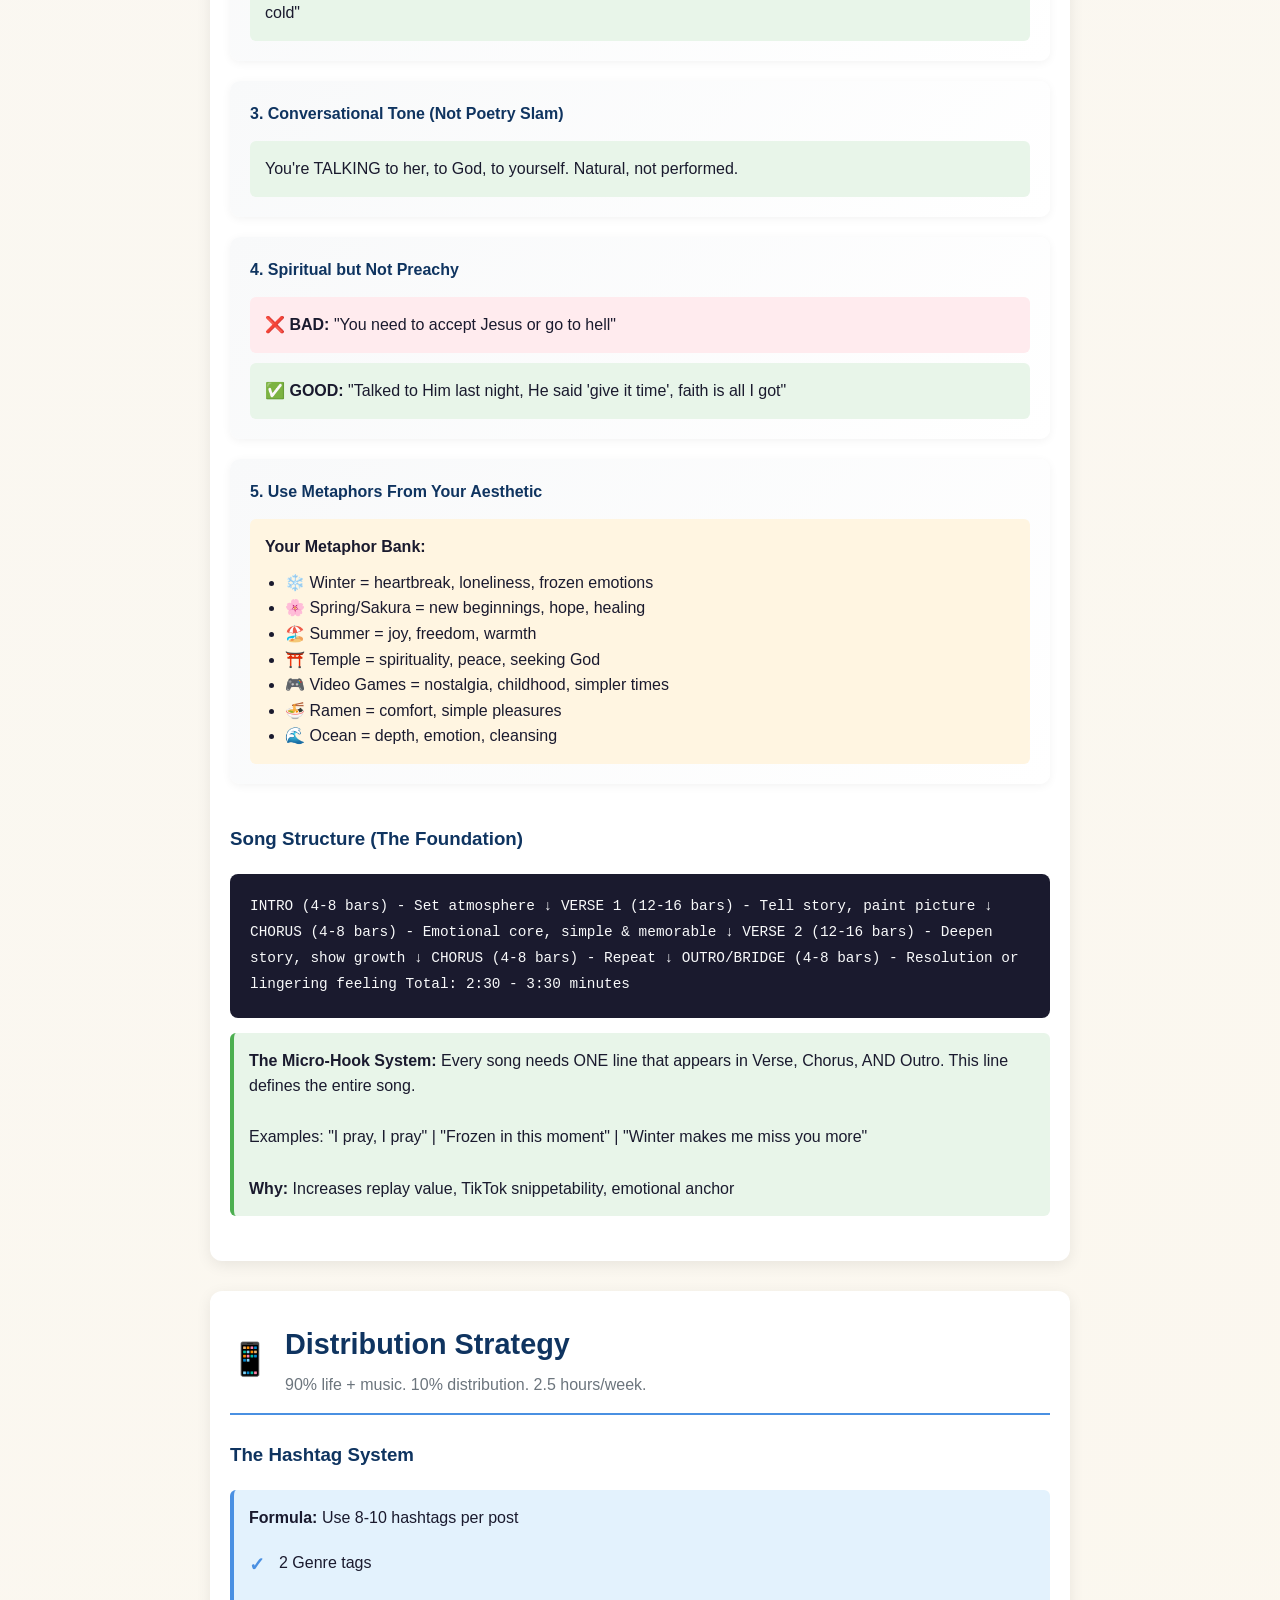
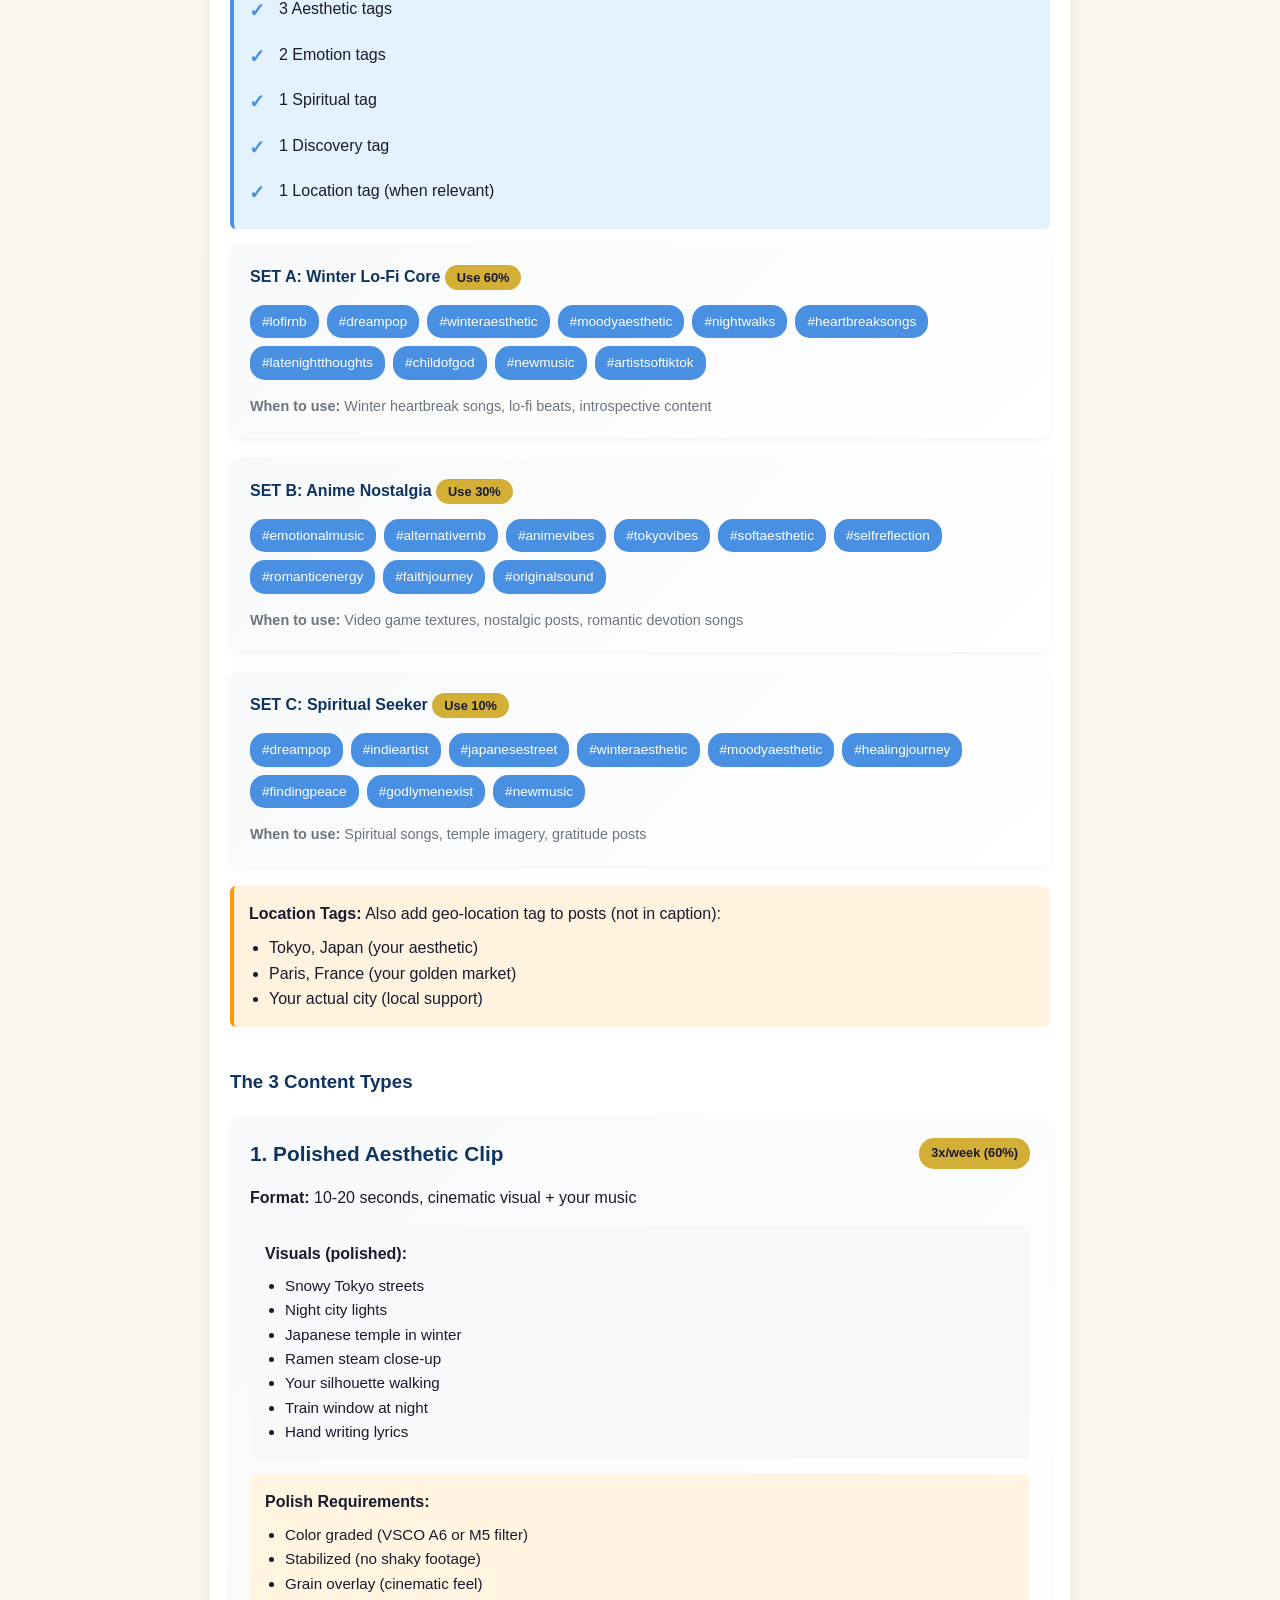
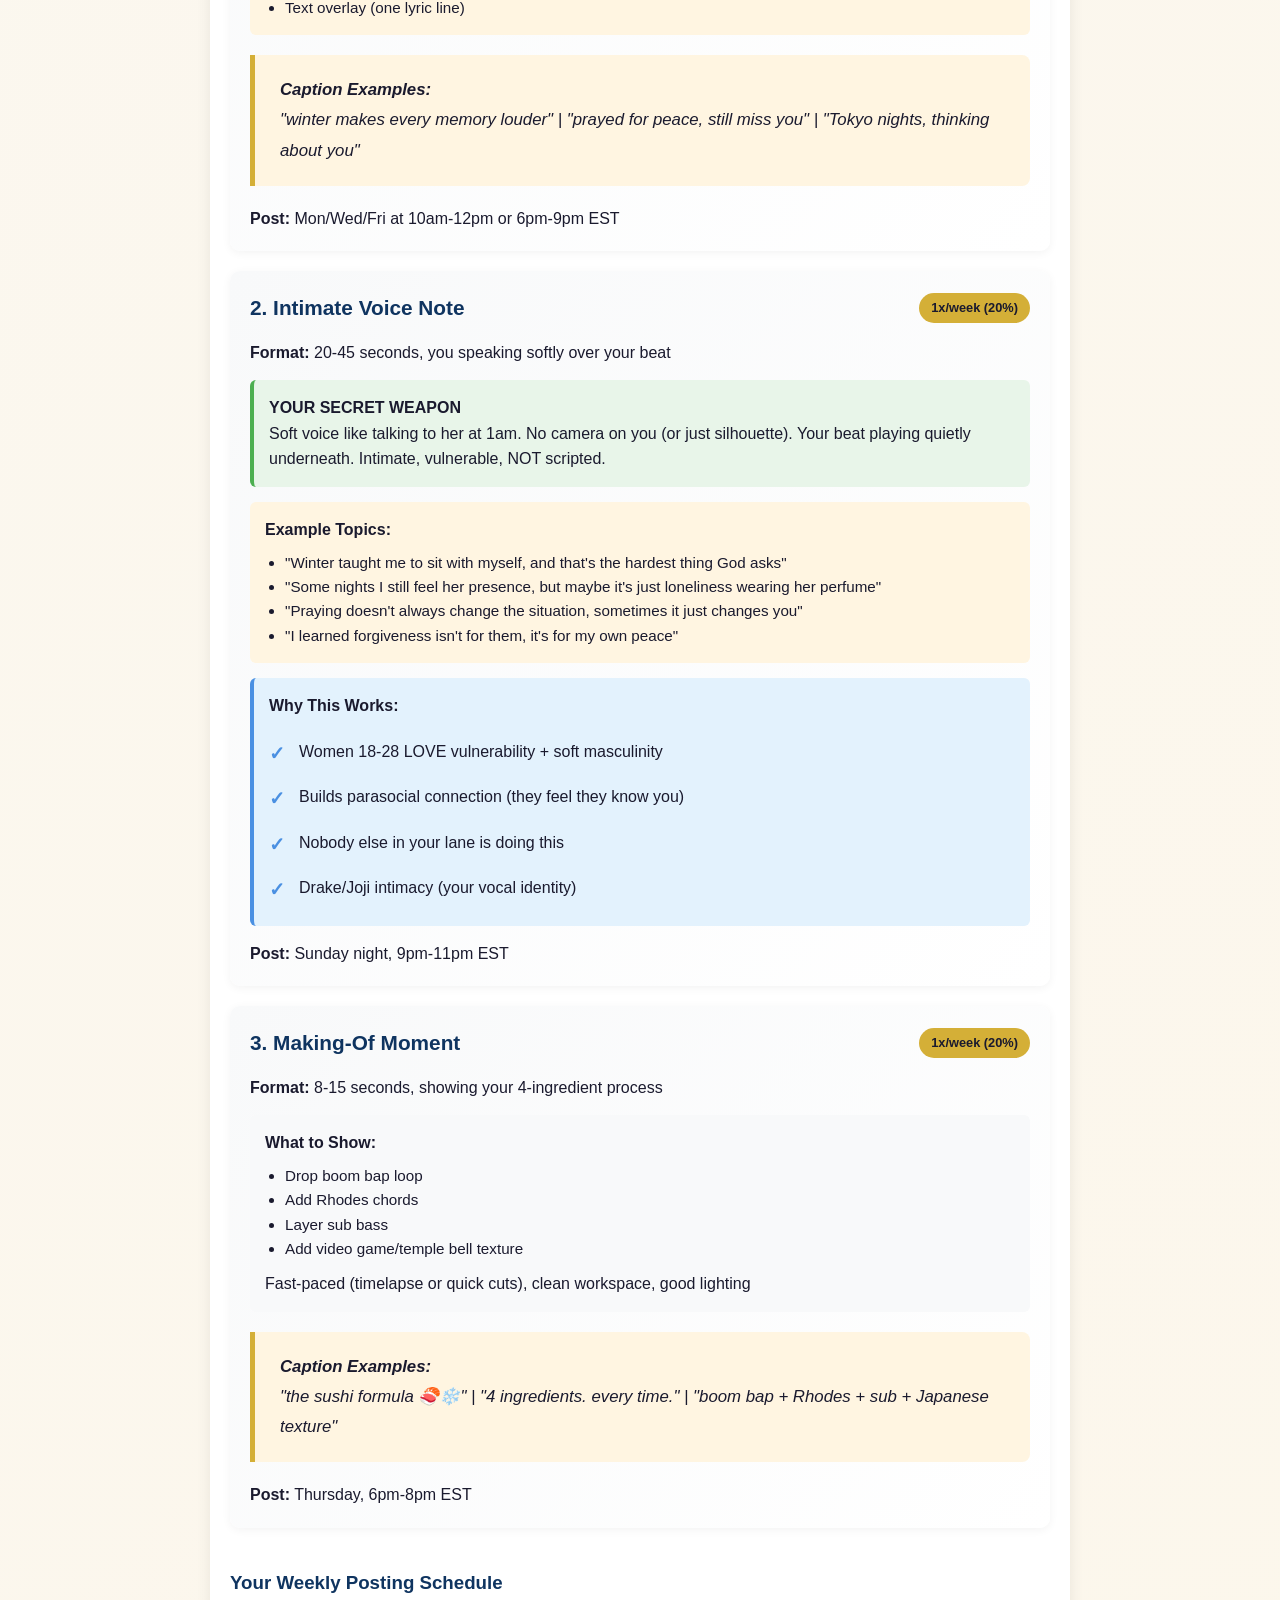
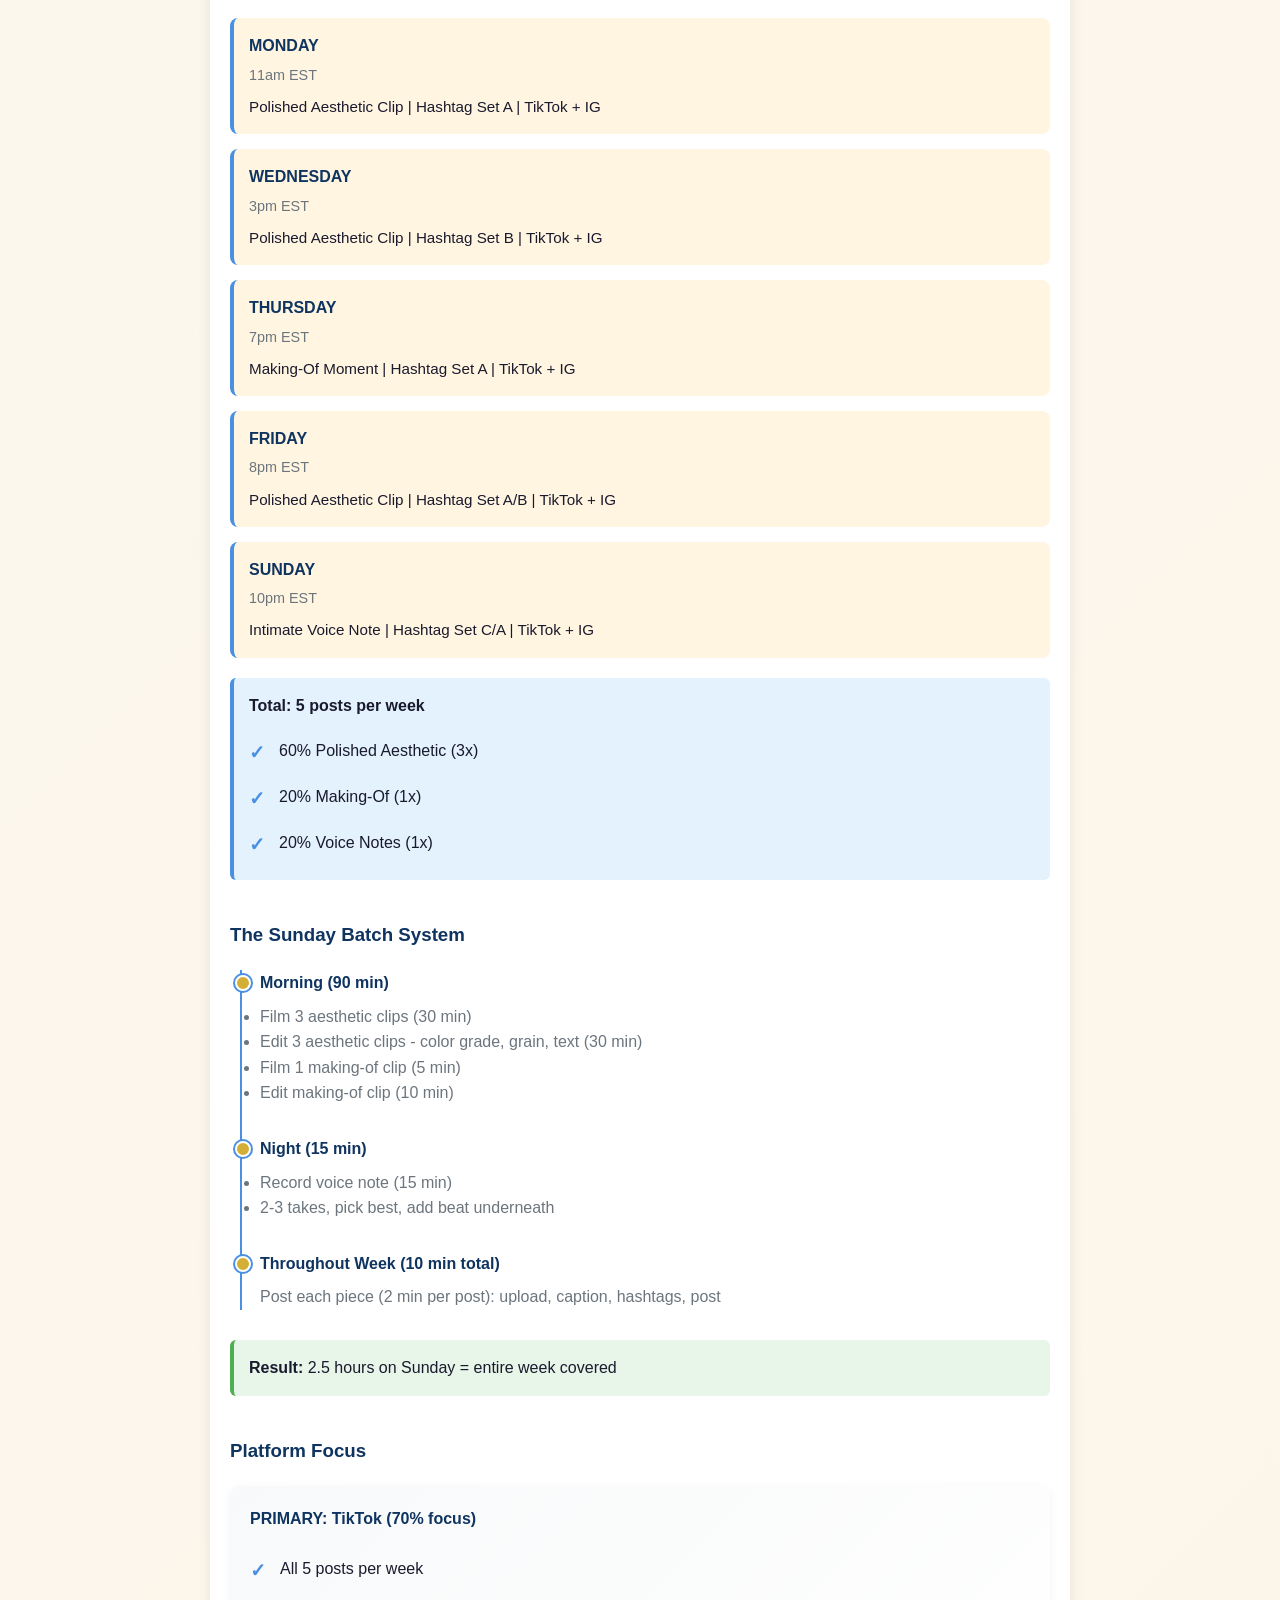
<file: main.html>
<!DOCTYPE html>
<html lang="en">
<head>
    <meta charset="UTF-8">
    <meta name="viewport" content="width=device-width, initial-scale=1.0">
    <title>Prince Ube Blueprint | Your Complete Music Strategy</title>
    <style>
        * {
            margin: 0;
            padding: 0;
            box-sizing: border-box;
        }

        :root {
            --winter-blue: #4A90E2;
            --snow-white: #F8F9FA;
            --dark-night: #1a1a2e;
            --temple-gold: #D4AF37;
            --soft-gray: #6C757D;
            --warm-cream: #FFF5E1;
            --deep-blue: #0f3460;
            --accent-pink: #E94560;
        }

        body {
            font-family: -apple-system, BlinkMacSystemFont, 'Segoe UI', Roboto, Oxygen, Ubuntu, Cantarell, sans-serif;
            line-height: 1.6;
            color: var(--dark-night);
            background: linear-gradient(135deg, var(--snow-white) 0%, var(--warm-cream) 100%);
            padding-bottom: 80px;
        }

        /* Header / Hero */
        .hero {
            background: linear-gradient(135deg, var(--deep-blue) 0%, var(--dark-night) 100%);
            color: var(--snow-white);
            padding: 40px 20px 60px;
            text-align: center;
            position: relative;
            overflow: hidden;
        }

        .hero::before {
            content: "❄️";
            position: absolute;
            top: -20px;
            right: 20px;
            font-size: 120px;
            opacity: 0.1;
        }

        .hero h1 {
            font-size: 2.5em;
            margin-bottom: 10px;
            font-weight: 700;
            letter-spacing: -1px;
        }

        .hero .subtitle {
            font-size: 1.1em;
            opacity: 0.9;
            margin-bottom: 20px;
        }

        .hero .tagline {
            font-size: 0.95em;
            opacity: 0.7;
            font-style: italic;
        }

        /* Navigation */
        .nav {
            background: white;
            position: sticky;
            top: 0;
            z-index: 1000;
            box-shadow: 0 2px 10px rgba(0,0,0,0.1);
            overflow-x: auto;
            white-space: nowrap;
            -webkit-overflow-scrolling: touch;
        }

        .nav-container {
            display: flex;
            padding: 0;
            max-width: 100%;
        }

        .nav-item {
            flex: 0 0 auto;
            padding: 15px 20px;
            text-decoration: none;
            color: var(--dark-night);
            font-weight: 500;
            font-size: 0.9em;
            border-bottom: 3px solid transparent;
            transition: all 0.3s;
        }

        .nav-item:hover, .nav-item.active {
            border-bottom-color: var(--winter-blue);
            background: rgba(74, 144, 226, 0.05);
        }

        /* Container */
        .container {
            max-width: 900px;
            margin: 0 auto;
            padding: 20px;
        }

        /* Section Styling */
        .section {
            background: white;
            border-radius: 12px;
            padding: 30px 20px;
            margin-bottom: 30px;
            box-shadow: 0 4px 15px rgba(0,0,0,0.08);
        }

        .section-header {
            display: flex;
            align-items: center;
            margin-bottom: 25px;
            padding-bottom: 15px;
            border-bottom: 2px solid var(--winter-blue);
        }

        .section-icon {
            font-size: 2em;
            margin-right: 15px;
        }

        .section-title {
            font-size: 1.8em;
            font-weight: 700;
            color: var(--deep-blue);
        }

        .section-subtitle {
            font-size: 1em;
            color: var(--soft-gray);
            margin-top: 5px;
        }

        /* Identity Card */
        .identity-card {
            background: linear-gradient(135deg, var(--winter-blue) 0%, var(--deep-blue) 100%);
            color: white;
            padding: 25px;
            border-radius: 12px;
            margin-bottom: 20px;
        }

        .identity-card h3 {
            margin-bottom: 15px;
            font-size: 1.3em;
        }

        .identity-item {
            display: flex;
            margin-bottom: 10px;
            align-items: flex-start;
        }

        .identity-label {
            font-weight: 600;
            min-width: 120px;
            opacity: 0.9;
        }

        .identity-value {
            flex: 1;
        }

        /* Ingredient Cards */
        .ingredient-card {
            background: var(--warm-cream);
            border-left: 4px solid var(--temple-gold);
            padding: 20px;
            margin-bottom: 20px;
            border-radius: 8px;
        }

        .ingredient-card h4 {
            color: var(--deep-blue);
            margin-bottom: 15px;
            font-size: 1.2em;
            display: flex;
            align-items: center;
        }

        .ingredient-icon {
            margin-right: 10px;
            font-size: 1.4em;
        }

        .percentage-badge {
            display: inline-block;
            background: var(--temple-gold);
            color: var(--dark-night);
            padding: 3px 10px;
            border-radius: 12px;
            font-size: 0.85em;
            font-weight: 700;
            margin-left: auto;
        }

        /* Lists */
        .custom-list {
            list-style: none;
            padding-left: 0;
        }

        .custom-list li {
            padding: 10px 0 10px 30px;
            position: relative;
            line-height: 1.6;
        }

        .custom-list li::before {
            content: "✓";
            position: absolute;
            left: 0;
            color: var(--winter-blue);
            font-weight: bold;
            font-size: 1.2em;
        }

        /* Theme Cards */
        .theme-card {
            border: 2px solid var(--winter-blue);
            border-radius: 10px;
            padding: 20px;
            margin-bottom: 20px;
            background: white;
        }

        .theme-header {
            display: flex;
            justify-content: space-between;
            align-items: center;
            margin-bottom: 15px;
        }

        .theme-title {
            font-size: 1.2em;
            color: var(--deep-blue);
            font-weight: 700;
        }

        .theme-percentage {
            background: var(--accent-pink);
            color: white;
            padding: 5px 12px;
            border-radius: 20px;
            font-size: 0.85em;
            font-weight: 700;
        }

        .theme-description {
            color: var(--soft-gray);
            margin-bottom: 15px;
            font-style: italic;
        }

        .theme-examples {
            background: var(--snow-white);
            padding: 15px;
            border-radius: 6px;
            margin-top: 10px;
        }

        .theme-examples h5 {
            color: var(--deep-blue);
            margin-bottom: 10px;
            font-size: 0.95em;
        }

        /* Content Type Cards */
        .content-card {
            background: linear-gradient(135deg, var(--snow-white) 0%, white 100%);
            border-radius: 10px;
            padding: 20px;
            margin-bottom: 20px;
            box-shadow: 0 2px 10px rgba(0,0,0,0.05);
        }

        .content-header {
            display: flex;
            justify-content: space-between;
            align-items: center;
            margin-bottom: 15px;
        }

        .content-title {
            font-size: 1.3em;
            color: var(--deep-blue);
            font-weight: 700;
        }

        .frequency-badge {
            background: var(--temple-gold);
            color: var(--dark-night);
            padding: 5px 12px;
            border-radius: 15px;
            font-size: 0.8em;
            font-weight: 600;
        }

        /* Hashtag Tags */
        .hashtag-container {
            display: flex;
            flex-wrap: wrap;
            gap: 8px;
            margin: 15px 0;
        }

        .hashtag {
            background: var(--winter-blue);
            color: white;
            padding: 6px 12px;
            border-radius: 15px;
            font-size: 0.85em;
            font-weight: 500;
        }

        /* Code Blocks */
        .code-block {
            background: var(--dark-night);
            color: var(--snow-white);
            padding: 20px;
            border-radius: 8px;
            overflow-x: auto;
            font-family: 'Courier New', monospace;
            font-size: 0.9em;
            line-height: 1.8;
            margin: 15px 0;
        }

        /* Warning/Info Boxes */
        .info-box {
            background: #E3F2FD;
            border-left: 4px solid var(--winter-blue);
            padding: 15px;
            margin: 15px 0;
            border-radius: 6px;
        }

        .warning-box {
            background: #FFF3E0;
            border-left: 4px solid #FF9800;
            padding: 15px;
            margin: 15px 0;
            border-radius: 6px;
        }

        .success-box {
            background: #E8F5E9;
            border-left: 4px solid #4CAF50;
            padding: 15px;
            margin: 15px 0;
            border-radius: 6px;
        }

        /* Rule Card */
        .rule-card {
            background: var(--accent-pink);
            color: white;
            padding: 15px 20px;
            border-radius: 8px;
            margin: 15px 0;
            font-weight: 600;
            box-shadow: 0 3px 10px rgba(233, 69, 96, 0.3);
        }

        /* Timeline */
        .timeline {
            position: relative;
            padding-left: 30px;
            margin: 20px 0;
        }

        .timeline::before {
            content: '';
            position: absolute;
            left: 10px;
            top: 0;
            bottom: 0;
            width: 2px;
            background: var(--winter-blue);
        }

        .timeline-item {
            position: relative;
            margin-bottom: 30px;
        }

        .timeline-item::before {
            content: '';
            position: absolute;
            left: -25px;
            top: 5px;
            width: 12px;
            height: 12px;
            border-radius: 50%;
            background: var(--temple-gold);
            border: 2px solid white;
            box-shadow: 0 0 0 2px var(--winter-blue);
        }

        .timeline-title {
            font-weight: 700;
            color: var(--deep-blue);
            margin-bottom: 8px;
        }

        .timeline-content {
            color: var(--soft-gray);
        }

        /* Schedule Grid */
        .schedule-grid {
            display: grid;
            gap: 15px;
            margin: 20px 0;
        }

        .schedule-item {
            background: var(--warm-cream);
            padding: 15px;
            border-radius: 8px;
            border-left: 4px solid var(--winter-blue);
        }

        .schedule-day {
            font-weight: 700;
            color: var(--deep-blue);
            margin-bottom: 5px;
        }

        .schedule-time {
            font-size: 0.9em;
            color: var(--soft-gray);
            margin-bottom: 8px;
        }

        .schedule-action {
            font-size: 0.95em;
        }

        /* Checklist */
        .checklist {
            list-style: none;
            padding: 0;
        }

        .checklist-item {
            background: var(--snow-white);
            padding: 12px 15px 12px 45px;
            margin-bottom: 10px;
            border-radius: 6px;
            position: relative;
            cursor: pointer;
            transition: all 0.3s;
        }

        .checklist-item:hover {
            background: var(--warm-cream);
        }

        .checklist-item::before {
            content: "☐";
            position: absolute;
            left: 15px;
            font-size: 1.3em;
            color: var(--winter-blue);
        }

        /* Vision Cards */
        .vision-card {
            background: linear-gradient(135deg, var(--winter-blue) 0%, var(--deep-blue) 100%);
            color: white;
            padding: 25px;
            border-radius: 12px;
            margin-bottom: 20px;
        }

        .vision-year {
            font-size: 1.5em;
            font-weight: 700;
            margin-bottom: 15px;
            border-bottom: 2px solid rgba(255,255,255,0.3);
            padding-bottom: 10px;
        }

        .vision-item {
            margin: 10px 0;
            padding-left: 20px;
            position: relative;
        }

        .vision-item::before {
            content: "→";
            position: absolute;
            left: 0;
            font-weight: bold;
        }

        /* Quotes */
        .quote-box {
            background: var(--warm-cream);
            border-left: 5px solid var(--temple-gold);
            padding: 20px 25px;
            margin: 20px 0;
            font-style: italic;
            font-size: 1.05em;
            line-height: 1.8;
            border-radius: 0 8px 8px 0;
        }

        /* Footer Navigation */
        .footer-nav {
            position: fixed;
            bottom: 0;
            left: 0;
            right: 0;
            background: white;
            box-shadow: 0 -2px 10px rgba(0,0,0,0.1);
            display: flex;
            justify-content: space-around;
            padding: 10px 0;
            z-index: 1000;
        }

        .footer-nav-item {
            flex: 1;
            text-align: center;
            padding: 8px;
            text-decoration: none;
            color: var(--soft-gray);
            font-size: 0.85em;
            transition: all 0.3s;
        }

        .footer-nav-item:hover, .footer-nav-item.active {
            color: var(--winter-blue);
        }

        .footer-icon {
            font-size: 1.5em;
            display: block;
            margin-bottom: 3px;
        }

        /* Responsive */
        @media (max-width: 768px) {
            .hero h1 {
                font-size: 2em;
            }

            .section {
                padding: 20px 15px;
            }

            .section-title {
                font-size: 1.4em;
            }

            .nav-item {
                font-size: 0.85em;
                padding: 12px 15px;
            }

            .identity-label {
                min-width: 100px;
                font-size: 0.9em;
            }
        }

        /* Smooth Scroll */
        html {
            scroll-behavior: smooth;
        }

        /* Print Styles */
        @media print {
            .nav, .footer-nav {
                display: none;
            }

            .section {
                page-break-inside: avoid;
            }
        }

        /* Collapsible Sections */
        .collapsible {
            cursor: pointer;
            user-select: none;
        }

        .collapsible::after {
            content: " ▼";
            font-size: 0.8em;
            opacity: 0.5;
            margin-left: 10px;
        }

        .collapsible.active::after {
            content: " ▲";
        }

        .collapsible-content {
            max-height: 0;
            overflow: hidden;
            transition: max-height 0.3s ease-out;
        }

        .collapsible-content.active {
            max-height: 5000px;
        }
    </style>
</head>
<body>

    <!-- Hero Section -->
    <div class="hero">
        <h1>🏀 Prince Ube Blueprint</h1>
        <div class="subtitle">Your Complete Music Strategy</div>
        <div class="tagline">Spiritual Winter Indie Hip-Hop | The Jokić Framework</div>
    </div>

    <!-- Sticky Navigation -->
    <nav class="nav">
        <div class="nav-container">
            <a href="#identity" class="nav-item">Identity</a>
            <a href="#beats" class="nav-item">Beats</a>
            <a href="#lyrics" class="nav-item">Lyrics</a>
            <a href="#distribution" class="nav-item">Distribution</a>
            <a href="#timeline" class="nav-item">Timeline</a>
            <a href="#rules" class="nav-item">Rules</a>
            <a href="#vision" class="nav-item">Vision</a>
        </div>
    </nav>

    <!-- Main Content -->
    <div class="container">

        <!-- SECTION 1: IDENTITY -->
        <section id="identity" class="section">
            <div class="section-header">
                <span class="section-icon">📍</span>
                <div>
                    <h2 class="section-title">Your North Star</h2>
                    <p class="section-subtitle">Who you are & what you're building</p>
                </div>
            </div>

            <div class="identity-card">
                <h3>Artist Identity</h3>
                <div class="identity-item">
                    <span class="identity-label">Artist Name:</span>
                    <span class="identity-value">Prince Ube</span>
                </div>
                <div class="identity-item">
                    <span class="identity-label">Genre:</span>
                    <span class="identity-value">Spiritual Winter Indie Hip-Hop/R&B</span>
                </div>
                <div class="identity-item">
                    <span class="identity-label">Sound:</span>
                    <span class="identity-value">Drake (emotional) + Joji (melancholic) + Tyler (production) + spiritual depth</span>
                </div>
                <div class="identity-item">
                    <span class="identity-label">Aesthetic:</span>
                    <span class="identity-value">Japanese temples in winter + minimalist luxury + "Child of God"</span>
                </div>
                <div class="identity-item">
                    <span class="identity-label">Audience:</span>
                    <span class="identity-value">Emotionally intelligent women 18-28, primarily France/EU</span>
                </div>
                <div class="identity-item">
                    <span class="identity-label">Framework:</span>
                    <span class="identity-value">The Nikola Jokić Path (smart, patient, international-first)</span>
                </div>
            </div>

            <div class="success-box">
                <strong>Your Advantage:</strong>
                <ul class="custom-list">
                    <li>40+ countries already streaming your music</li>
                    <li>France connecting organically (your golden market)</li>
                    <li>100% ownership of catalog and masters</li>
                    <li>Video game + Japanese fusion (nobody else has this)</li>
                    <li>Distinct aesthetic that doesn't exist in market</li>
                </ul>
            </div>

            <div class="quote-box">
                "Build a timeless catalog that earns passive income for 20+ years through emotional vulnerability, spiritual depth, and aesthetic consistency."
            </div>
        </section>

        <!-- SECTION 2: BEAT CREATION -->
        <section id="beats" class="section">
            <div class="section-header">
                <span class="section-icon">🎹</span>
                <div>
                    <h2 class="section-title">The Sushi Formula</h2>
                    <p class="section-subtitle">4 ingredients per beat, every time</p>
                </div>
            </div>

            <div class="info-box">
                <strong>Philosophy:</strong> Just like sushi = rice + fish + nori + wasabi, your beats = 4 core elements. Simple. Minimal. Elegant. Timeless.
            </div>

            <!-- Ingredient 1: Rhythm -->
            <div class="ingredient-card">
                <h4>
                    <span class="ingredient-icon">🥁</span>
                    INGREDIENT 1: RHYTHM (The Heartbeat)
                </h4>
                
                <div style="margin-bottom: 15px;">
                    <strong>Primary (60%):</strong> <span class="percentage-badge">60%</span>
                    <div style="margin-left: 20px; margin-top: 8px;">
                        <strong>Lo-Fi Boom Bap</strong>
                        <ul class="custom-list">
                            <li>Warm, dusty, soft (70-85 BPM)</li>
                            <li>Vinyl crackle integrated</li>
                            <li>Source: Splice "lo-fi boom bap loops" or Looperman</li>
                        </ul>
                    </div>
                </div>

                <div style="margin-bottom: 15px;">
                    <strong>Secondary (25%):</strong> <span class="percentage-badge">25%</span>
                    <div style="margin-left: 20px; margin-top: 8px;">
                        <strong>DnB/Breakbeat</strong>
                        <ul class="custom-list">
                            <li>Amen break variations (160-180 BPM, half-time feel)</li>
                            <li>Emotional, not aggressive (PinkPantheress style)</li>
                            <li>Source: Splice "drum & bass" or "breakbeat" packs</li>
                        </ul>
                    </div>
                </div>

                <div style="margin-bottom: 15px;">
                    <strong>Tertiary (15%):</strong> <span class="percentage-badge">15%</span>
                    <div style="margin-left: 20px; margin-top: 8px;">
                        <strong>Minimal/No Drums</strong>
                        <ul class="custom-list">
                            <li>Light percussion or completely ambient</li>
                            <li>For winter ambient signature songs</li>
                            <li>Let space and silence speak</li>
                        </ul>
                    </div>
                </div>

                <div class="rule-card">
                    <strong>NON-NEGOTIABLE RULE:</strong> Drums ALWAYS softer than vocals. Never overpowering, never aggressive. Felt more than heard.
                </div>
            </div>

            <!-- Ingredient 2: Harmony -->
            <div class="ingredient-card">
                <h4>
                    <span class="ingredient-icon">🎹</span>
                    INGREDIENT 2: HARMONY (The Soul)
                </h4>
                
                <div style="margin-bottom: 15px;">
                    <strong>Primary (60%):</strong> <span class="percentage-badge">60%</span>
                    <div style="margin-left: 20px; margin-top: 8px;">
                        <strong>Rhodes Electric Piano</strong>
                        <ul class="custom-list">
                            <li>Warm, nostalgic, lo-fi aesthetic</li>
                            <li>Must appear in EVERY song (even if subtle)</li>
                            <li>Source: Splice "Rhodes chord loops"</li>
                            <li>Key: Jazzy voicings (Maj7, Min7, Min9, Dom7)</li>
                        </ul>
                    </div>
                </div>

                <div style="margin-bottom: 15px;">
                    <strong>Secondary (25%):</strong> <span class="percentage-badge">25%</span>
                    <div style="margin-left: 20px; margin-top: 8px;">
                        <strong>Jazz Piano</strong>
                        <ul class="custom-list">
                            <li>Sophisticated, emotional</li>
                            <li>For winter ambient signature songs</li>
                            <li>Complex voicings, minimal playing</li>
                            <li>Source: Splice "jazz piano" or "neo-soul piano"</li>
                        </ul>
                    </div>
                </div>

                <div style="margin-bottom: 15px;">
                    <strong>Tertiary (15%):</strong> <span class="percentage-badge">15%</span>
                    <div style="margin-left: 20px; margin-top: 8px;">
                        <strong>Synth Pads</strong>
                        <ul class="custom-list">
                            <li>Warm analog or cold digital (mood dependent)</li>
                            <li>For video game aesthetic tracks</li>
                            <li>Source: Splice "ambient pads" or "synth chords"</li>
                        </ul>
                    </div>
                </div>

                <div class="rule-card">
                    <strong>NON-NEGOTIABLE RULE:</strong> Harmony must create "warm, safe, nostalgic space". Rhodes foundation is MANDATORY (your signature). Keep it simple (4-8 chords max).
                </div>
            </div>

            <!-- Ingredient 3: Low End -->
            <div class="ingredient-card">
                <h4>
                    <span class="ingredient-icon">🔊</span>
                    INGREDIENT 3: LOW END (The Foundation)
                </h4>
                
                <div style="margin-bottom: 15px;">
                    <strong>Primary (90%):</strong> <span class="percentage-badge">90%</span>
                    <div style="margin-left: 20px; margin-top: 8px;">
                        <strong>Clean Sub Bass</strong>
                        <ul class="custom-list">
                            <li>Pure sine wave, felt more than heard</li>
                            <li>Below 60Hz, just root notes</li>
                            <li>Minimal movement, maximum weight</li>
                            <li>Program yourself (root notes of chord progression)</li>
                        </ul>
                    </div>
                </div>

                <div style="margin-bottom: 15px;">
                    <strong>Secondary (10%):</strong> <span class="percentage-badge">10%</span>
                    <div style="margin-left: 20px; margin-top: 8px;">
                        <strong>Warm Synth Bass</strong>
                        <ul class="custom-list">
                            <li>Only for tropical/summer songs</li>
                            <li>60-250Hz range, more melodic</li>
                            <li>Source: Splice "warm bass loops"</li>
                        </ul>
                    </div>
                </div>

                <div class="rule-card">
                    <strong>NON-NEGOTIABLE RULE:</strong> Sub bass ALWAYS clean, NEVER distorted. Felt in chest, not heard in speakers. Minimal = wabi-sabi aesthetic.
                </div>
            </div>

            <!-- Ingredient 4: Texture -->
            <div class="ingredient-card">
                <h4>
                    <span class="ingredient-icon">✨</span>
                    INGREDIENT 4: TEXTURE (Your Signature)
                </h4>
                
                <div style="margin-bottom: 15px;">
                    <strong>Primary (50%):</strong> <span class="percentage-badge">50%</span>
                    <div style="margin-left: 20px; margin-top: 8px;">
                        <strong>Video Game Sounds</strong>
                        <ul class="custom-list">
                            <li>Music box melodies, 8-bit bleeps, retro game SFX</li>
                            <li>ONE per song (melodic OR atmospheric, NOT both)</li>
                            <li>Nostalgic for Gen Z/millennial childhood</li>
                            <li>Source: Freesound.org "8-bit", "retro game", "Nintendo"</li>
                        </ul>
                    </div>
                </div>

                <div style="margin-bottom: 15px;">
                    <strong>Secondary (30%):</strong> <span class="percentage-badge">30%</span>
                    <div style="margin-left: 20px; margin-top: 8px;">
                        <strong>Japanese Instruments</strong>
                        <ul class="custom-list">
                            <li>Temple bells (1 hit per 8 bars MAX)</li>
                            <li>Koto (tiny flourishes, never main melody)</li>
                            <li>Shakuhachi (breathy flute, spiritual)</li>
                            <li>Source: Splice "Japanese instruments" or "koto loops"</li>
                        </ul>
                    </div>
                </div>

                <div style="margin-bottom: 15px;">
                    <strong>Tertiary (20%):</strong> <span class="percentage-badge">20%</span>
                    <div style="margin-left: 20px; margin-top: 8px;">
                        <strong>Vinyl/Nature Ambience</strong>
                        <ul class="custom-list">
                            <li>Vinyl crackle (10-15% volume, warmth)</li>
                            <li>Rain, wind, snow (winter songs)</li>
                            <li>Ocean waves (tropical songs)</li>
                            <li>Source: Freesound.org, BBC Sound Effects (free)</li>
                        </ul>
                    </div>
                </div>

                <div class="rule-card">
                    <strong>NON-NEGOTIABLE RULE:</strong> Textures must feel like MEMORIES, not sound design. Subtle, never competing with vocals. ONE signature texture per song.
                </div>
            </div>

            <!-- Beat-Making Workflow -->
            <h3 style="margin-top: 30px; margin-bottom: 20px; color: var(--deep-blue);">The Beat-Making Workflow</h3>
            
            <div class="timeline">
                <div class="timeline-item">
                    <div class="timeline-title">PREPARATION (Monthly - 1-2 hours)</div>
                    <div class="timeline-content">
                        Download 20-30 samples from Splice ($10/month):
                        <ul style="margin-top: 8px;">
                            <li>5-7 boom bap loops</li>
                            <li>5-7 Rhodes chord progressions</li>
                            <li>3-5 Japanese instrument samples</li>
                            <li>3-5 video game sounds</li>
                            <li>2-3 ambient textures</li>
                        </ul>
                        Organize into folders: /DRUMS/, /CHORDS/, /MELODIES/, /TEXTURES/, /BASS/
                    </div>
                </div>

                <div class="timeline-item">
                    <div class="timeline-title">DAY 1: Gather Ingredients (30 min)</div>
                    <div class="timeline-content">
                        <ul>
                            <li>Pick 1 drum loop (your EAR chooses best)</li>
                            <li>Pick 1 chord progression (Rhodes or piano)</li>
                            <li>Pick 1-2 texture samples</li>
                            <li>Drop all into DAW</li>
                        </ul>
                    </div>
                </div>

                <div class="timeline-item">
                    <div class="timeline-title">DAY 2: Combine & Layer (45 min)</div>
                    <div class="timeline-content">
                        <ul>
                            <li>Arrange drum loop (intro, verse, chorus)</li>
                            <li>Layer chord progression with drums</li>
                            <li>Program simple sub bass (root notes, 10 min)</li>
                            <li>Add textures (subtle, 10-15% volume)</li>
                            <li>Create dynamics (remove/add for verse/chorus)</li>
                        </ul>
                    </div>
                </div>

                <div class="timeline-item">
                    <div class="timeline-title">DAY 3: Mix & Polish (45 min)</div>
                    <div class="timeline-content">
                        <ul>
                            <li>Level balance (everything sitting right)</li>
                            <li>EQ (cut mud 200-400Hz, add air 8-12kHz)</li>
                            <li>Compression (glue mix gently)</li>
                            <li>Saturation (warmth, lo-fi feel)</li>
                            <li>Reverb (space, temple vibe)</li>
                            <li>Add vinyl crackle to master (subtle)</li>
                            <li>Export</li>
                        </ul>
                    </div>
                </div>
            </div>

            <div class="warning-box">
                <strong>The Quality Tests:</strong> Before finalizing any beat, it must pass:
                <ul class="custom-list" style="margin-top: 10px;">
                    <li><strong>Winter Test:</strong> Does it feel cold, contemplative, peaceful? Temple in snow?</li>
                    <li><strong>Sushi Test:</strong> Can you identify the 4 ingredients clearly? Nothing cluttered?</li>
                    <li><strong>France Test:</strong> Would a woman in Paris at 2am feel understood?</li>
                </ul>
            </div>
        </section>

        <!-- SECTION 3: LYRICS -->
        <section id="lyrics" class="section">
            <div class="section-header">
                <span class="section-icon">📝</span>
                <div>
                    <h2 class="section-title">Lyrical Strategy</h2>
                    <p class="section-subtitle">9 timeless themes for your catalog</p>
                </div>
            </div>

            <!-- Theme 1 -->
            <div class="theme-card">
                <div class="theme-header">
                    <h4 class="theme-title">❄️ Winter Heartbreak</h4>
                    <span class="theme-percentage">30%</span>
                </div>
                <p class="theme-description">Lost love in cold season, loneliness amplified by winter, memories frozen in time</p>
                <div class="theme-examples">
                    <h5>Example Topics:</h5>
                    <ul style="margin-left: 20px; font-size: 0.9em;">
                        <li>Missing her during first snowfall</li>
                        <li>Praying at temple about lost love</li>
                        <li>Frozen heart, need to thaw</li>
                        <li>Walking alone through winter city</li>
                    </ul>
                    <h5 style="margin-top: 12px;">Reference Artists:</h5>
                    <p style="font-size: 0.9em;">Bon Iver "Skinny Love", Joji "Slow Dancing in the Dark", Your "san_francisco"</p>
                </div>
            </div>

            <!-- Theme 2 -->
            <div class="theme-card">
                <div class="theme-header">
                    <h4 class="theme-title">❤️ Romantic Devotion</h4>
                    <span class="theme-percentage">25%</span>
                </div>
                <p class="theme-description">Found the one, she's your peace and purpose, spiritual connection, faithful love</p>
                <div class="theme-examples">
                    <h5>Example Topics:</h5>
                    <ul style="margin-left: 20px; font-size: 0.9em;">
                        <li>Describing her beauty elegantly</li>
                        <li>How she makes you feel at peace</li>
                        <li>Building life together slowly</li>
                        <li>Gratitude for finding her</li>
                    </ul>
                    <h5 style="margin-top: 12px;">Reference Artists:</h5>
                    <p style="font-size: 0.9em;">Drake "Hold On, We're Going Home", Frank Ocean "Thinkin Bout You", Daniel Caesar "Best Part"</p>
                </div>
            </div>

            <!-- Theme 3 -->
            <div class="theme-card">
                <div class="theme-header">
                    <h4 class="theme-title">🙏 Spiritual Seeking</h4>
                    <span class="theme-percentage">20%</span>
                </div>
                <p class="theme-description">Talking to God, purpose and meaning, faith journey with doubts and belief</p>
                <div class="theme-examples">
                    <h5>Example Topics:</h5>
                    <ul style="margin-left: 20px; font-size: 0.9em;">
                        <li>Praying for guidance on next steps</li>
                        <li>Finding God in nature (temples, snow)</li>
                        <li>Gratitude for blessings received</li>
                        <li>Peace through surrender to God's plan</li>
                    </ul>
                    <h5 style="margin-top: 12px;">Reference Artists:</h5>
                    <p style="font-size: 0.9em;">Kendrick Lamar, Chance the Rapper "Blessings", Lauryn Hill "To Zion"</p>
                </div>
                <div class="warning-box" style="margin-top: 10px;">
                    <strong>CRITICAL:</strong> Never preach. Share YOUR journey with God only. Personal, not preachy.
                </div>
            </div>

            <!-- Theme 4 -->
            <div class="theme-card">
                <div class="theme-header">
                    <h4 class="theme-title">🎮 Nostalgic Reflection</h4>
                    <span class="theme-percentage">10%</span>
                </div>
                <p class="theme-description">Childhood memories, simpler times, video games, missing innocence</p>
                <div class="theme-examples">
                    <h5>Example Topics:</h5>
                    <ul style="margin-left: 20px; font-size: 0.9em;">
                        <li>Playing video games as kids</li>
                        <li>When life was simple and safe</li>
                        <li>First time falling in love</li>
                        <li>Family memories, home</li>
                    </ul>
                    <h5 style="margin-top: 12px;">Reference Artists:</h5>
                    <p style="font-size: 0.9em;">Mac Miller "2009", Tyler "IFHY", Joji's nostalgic aesthetic</p>
                </div>
            </div>

            <!-- Theme 5 -->
            <div class="theme-card">
                <div class="theme-header">
                    <h4 class="theme-title">🌸 Seasonal Duality</h4>
                    <span class="theme-percentage">8%</span>
                </div>
                <p class="theme-description">Winter = sadness, summer = joy, finding balance, seasons of life</p>
                <div class="theme-examples">
                    <h5>Example Topics:</h5>
                    <ul style="margin-left: 20px; font-size: 0.9em;">
                        <li>Winter taught patience, summer taught joy</li>
                        <li>After winter always comes spring (hope)</li>
                        <li>Beach in summer vs temple in winter</li>
                    </ul>
                </div>
            </div>

            <!-- Theme 6 -->
            <div class="theme-card">
                <div class="theme-header">
                    <h4 class="theme-title">🌊 Gratitude & Peace</h4>
                    <span class="theme-percentage">3%</span>
                </div>
                <p class="theme-description">Found inner peace, grateful for journey, simple pleasures, at peace with God</p>
                <div class="theme-examples">
                    <h5>For tropical/summer songs</h5>
                </div>
            </div>

            <!-- Theme 7 -->
            <div class="theme-card">
                <div class="theme-header">
                    <h4 class="theme-title">🏀 Aspiration</h4>
                    <span class="theme-percentage">2%</span>
                </div>
                <p class="theme-description">Building dreams patiently, Jokić grind, success through artistry</p>
                <div class="warning-box" style="margin-top: 10px;">
                    <strong>IMPORTANT:</strong> Keep minimal (only 2%). Your core is EMOTION, not aspiration.
                </div>
            </div>

            <!-- Theme 8 -->
            <div class="theme-card">
                <div class="theme-header">
                    <h4 class="theme-title">🕊️ Forgiveness Arcs</h4>
                    <span class="theme-percentage">2%</span>
                </div>
                <p class="theme-description">Forgiving her or yourself, letting go with grace, mature healing</p>
                <div class="theme-examples">
                    <h5>Why it matters:</h5>
                    <p style="font-size: 0.9em;">Women LOVE this. Shows mature, evolved masculinity and healing journey.</p>
                </div>
            </div>

            <!-- Theme 9 -->
            <div class="theme-card">
                <div class="theme-header">
                    <h4 class="theme-title">📱 Late-Night Monologue</h4>
                    <span class="theme-percentage"><1%</span>
                </div>
                <p class="theme-description">Talking TO her directly, voicemail you never sent, 3am thoughts</p>
                <div class="success-box" style="margin-top: 10px;">
                    <strong>SECRET WEAPON:</strong> This is your most powerful tool for female audience. Drake "Marvin's Room" energy.
                </div>
            </div>

            <!-- Writing Principles -->
            <h3 style="margin-top: 40px; margin-bottom: 20px; color: var(--deep-blue);">The 5 Writing Principles</h3>

            <div class="content-card">
                <h4 style="color: var(--deep-blue); margin-bottom: 15px;">1. Concrete Imagery Over Abstract Feelings</h4>
                <div style="background: #FFEBEE; padding: 15px; border-radius: 6px; margin-bottom: 10px;">
                    <strong>❌ BAD:</strong> "I'm feeling sad and alone, nobody understands me"
                </div>
                <div style="background: #E8F5E9; padding: 15px; border-radius: 6px;">
                    <strong>✅ GOOD:</strong> "Walking through Tokyo in December snow, temple bells ringing, thinking about her though"
                </div>
            </div>

            <div class="content-card">
                <h4 style="color: var(--deep-blue); margin-bottom: 15px;">2. Personal Specifics → Universal Feelings</h4>
                <div style="background: #FFEBEE; padding: 15px; border-radius: 6px; margin-bottom: 10px;">
                    <strong>❌ BAD:</strong> "I miss my girl, she was the best"
                </div>
                <div style="background: #E8F5E9; padding: 15px; border-radius: 6px;">
                    <strong>✅ GOOD:</strong> "I miss how you'd fall asleep during anime episodes, now I watch alone and the screen feels cold"
                </div>
            </div>

            <div class="content-card">
                <h4 style="color: var(--deep-blue); margin-bottom: 15px;">3. Conversational Tone (Not Poetry Slam)</h4>
                <div style="background: #E8F5E9; padding: 15px; border-radius: 6px;">
                    You're TALKING to her, to God, to yourself. Natural, not performed.
                </div>
            </div>

            <div class="content-card">
                <h4 style="color: var(--deep-blue); margin-bottom: 15px;">4. Spiritual but Not Preachy</h4>
                <div style="background: #FFEBEE; padding: 15px; border-radius: 6px; margin-bottom: 10px;">
                    <strong>❌ BAD:</strong> "You need to accept Jesus or go to hell"
                </div>
                <div style="background: #E8F5E9; padding: 15px; border-radius: 6px;">
                    <strong>✅ GOOD:</strong> "Talked to Him last night, He said 'give it time', faith is all I got"
                </div>
            </div>

            <div class="content-card">
                <h4 style="color: var(--deep-blue); margin-bottom: 15px;">5. Use Metaphors From Your Aesthetic</h4>
                <div style="background: var(--warm-cream); padding: 15px; border-radius: 6px;">
                    <strong>Your Metaphor Bank:</strong>
                    <ul style="margin-left: 20px; margin-top: 10px;">
                        <li>❄️ Winter = heartbreak, loneliness, frozen emotions</li>
                        <li>🌸 Spring/Sakura = new beginnings, hope, healing</li>
                        <li>🏖️ Summer = joy, freedom, warmth</li>
                        <li>⛩️ Temple = spirituality, peace, seeking God</li>
                        <li>🎮 Video Games = nostalgia, childhood, simpler times</li>
                        <li>🍜 Ramen = comfort, simple pleasures</li>
                        <li>🌊 Ocean = depth, emotion, cleansing</li>
                    </ul>
                </div>
            </div>

            <!-- Song Structure -->
            <h3 style="margin-top: 40px; margin-bottom: 20px; color: var(--deep-blue);">Song Structure (The Foundation)</h3>

            <div class="code-block">
INTRO (4-8 bars) - Set atmosphere
↓
VERSE 1 (12-16 bars) - Tell story, paint picture
↓
CHORUS (4-8 bars) - Emotional core, simple & memorable
↓
VERSE 2 (12-16 bars) - Deepen story, show growth
↓
CHORUS (4-8 bars) - Repeat
↓
OUTRO/BRIDGE (4-8 bars) - Resolution or lingering feeling

Total: 2:30 - 3:30 minutes
            </div>

            <div class="success-box">
                <strong>The Micro-Hook System:</strong> Every song needs ONE line that appears in Verse, Chorus, AND Outro. This line defines the entire song.
                <br><br>
                Examples: "I pray, I pray" | "Frozen in this moment" | "Winter makes me miss you more"
                <br><br>
                <strong>Why:</strong> Increases replay value, TikTok snippetability, emotional anchor
            </div>
        </section>

        <!-- SECTION 4: DISTRIBUTION -->
        <section id="distribution" class="section">
            <div class="section-header">
                <span class="section-icon">📱</span>
                <div>
                    <h2 class="section-title">Distribution Strategy</h2>
                    <p class="section-subtitle">90% life + music. 10% distribution. 2.5 hours/week.</p>
                </div>
            </div>

            <!-- Hashtag System -->
            <h3 style="margin-bottom: 20px; color: var(--deep-blue);">The Hashtag System</h3>
            
            <div class="info-box">
                <strong>Formula:</strong> Use 8-10 hashtags per post
                <ul class="custom-list" style="margin-top: 10px;">
                    <li>2 Genre tags</li>
                    <li>3 Aesthetic tags</li>
                    <li>2 Emotion tags</li>
                    <li>1 Spiritual tag</li>
                    <li>1 Discovery tag</li>
                    <li>1 Location tag (when relevant)</li>
                </ul>
            </div>

            <div class="content-card">
                <h4 style="color: var(--deep-blue); margin-bottom: 15px;">SET A: Winter Lo-Fi Core <span class="frequency-badge">Use 60%</span></h4>
                <div class="hashtag-container">
                    <span class="hashtag">#lofirnb</span>
                    <span class="hashtag">#dreampop</span>
                    <span class="hashtag">#winteraesthetic</span>
                    <span class="hashtag">#moodyaesthetic</span>
                    <span class="hashtag">#nightwalks</span>
                    <span class="hashtag">#heartbreaksongs</span>
                    <span class="hashtag">#latenightthoughts</span>
                    <span class="hashtag">#childofgod</span>
                    <span class="hashtag">#newmusic</span>
                    <span class="hashtag">#artistsoftiktok</span>
                </div>
                <p style="margin-top: 10px; font-size: 0.9em; color: var(--soft-gray);">
                    <strong>When to use:</strong> Winter heartbreak songs, lo-fi beats, introspective content
                </p>
            </div>

            <div class="content-card">
                <h4 style="color: var(--deep-blue); margin-bottom: 15px;">SET B: Anime Nostalgia <span class="frequency-badge">Use 30%</span></h4>
                <div class="hashtag-container">
                    <span class="hashtag">#emotionalmusic</span>
                    <span class="hashtag">#alternativernb</span>
                    <span class="hashtag">#animevibes</span>
                    <span class="hashtag">#tokyovibes</span>
                    <span class="hashtag">#softaesthetic</span>
                    <span class="hashtag">#selfreflection</span>
                    <span class="hashtag">#romanticenergy</span>
                    <span class="hashtag">#faithjourney</span>
                    <span class="hashtag">#originalsound</span>
                </div>
                <p style="margin-top: 10px; font-size: 0.9em; color: var(--soft-gray);">
                    <strong>When to use:</strong> Video game textures, nostalgic posts, romantic devotion songs
                </p>
            </div>

            <div class="content-card">
                <h4 style="color: var(--deep-blue); margin-bottom: 15px;">SET C: Spiritual Seeker <span class="frequency-badge">Use 10%</span></h4>
                <div class="hashtag-container">
                    <span class="hashtag">#dreampop</span>
                    <span class="hashtag">#indieartist</span>
                    <span class="hashtag">#japanesestreet</span>
                    <span class="hashtag">#winteraesthetic</span>
                    <span class="hashtag">#moodyaesthetic</span>
                    <span class="hashtag">#healingjourney</span>
                    <span class="hashtag">#findingpeace</span>
                    <span class="hashtag">#godlymenexist</span>
                    <span class="hashtag">#newmusic</span>
                </div>
                <p style="margin-top: 10px; font-size: 0.9em; color: var(--soft-gray);">
                    <strong>When to use:</strong> Spiritual songs, temple imagery, gratitude posts
                </p>
            </div>

            <div class="warning-box">
                <strong>Location Tags:</strong> Also add geo-location tag to posts (not in caption):
                <ul style="margin-left: 20px; margin-top: 8px;">
                    <li>Tokyo, Japan (your aesthetic)</li>
                    <li>Paris, France (your golden market)</li>
                    <li>Your actual city (local support)</li>
                </ul>
            </div>

            <!-- Content Types -->
            <h3 style="margin-top: 40px; margin-bottom: 20px; color: var(--deep-blue);">The 3 Content Types</h3>

            <div class="content-card">
                <div class="content-header">
                    <h4 class="content-title">1. Polished Aesthetic Clip</h4>
                    <span class="frequency-badge">3x/week (60%)</span>
                </div>
                
                <p style="margin-bottom: 15px;"><strong>Format:</strong> 10-20 seconds, cinematic visual + your music</p>
                
                <div style="background: var(--snow-white); padding: 15px; border-radius: 6px; margin-bottom: 15px;">
                    <strong>Visuals (polished):</strong>
                    <ul style="margin-left: 20px; margin-top: 8px; font-size: 0.95em;">
                        <li>Snowy Tokyo streets</li>
                        <li>Night city lights</li>
                        <li>Japanese temple in winter</li>
                        <li>Ramen steam close-up</li>
                        <li>Your silhouette walking</li>
                        <li>Train window at night</li>
                        <li>Hand writing lyrics</li>
                    </ul>
                </div>

                <div style="background: var(--warm-cream); padding: 15px; border-radius: 6px; margin-bottom: 15px;">
                    <strong>Polish Requirements:</strong>
                    <ul style="margin-left: 20px; margin-top: 8px; font-size: 0.95em;">
                        <li>Color graded (VSCO A6 or M5 filter)</li>
                        <li>Stabilized (no shaky footage)</li>
                        <li>Grain overlay (cinematic feel)</li>
                        <li>Text overlay (one lyric line)</li>
                    </ul>
                </div>

                <div class="quote-box">
                    <strong>Caption Examples:</strong><br>
                    "winter makes every memory louder" | "prayed for peace, still miss you" | "Tokyo nights, thinking about you"
                </div>

                <p><strong>Post:</strong> Mon/Wed/Fri at 10am-12pm or 6pm-9pm EST</p>
            </div>

            <div class="content-card">
                <div class="content-header">
                    <h4 class="content-title">2. Intimate Voice Note</h4>
                    <span class="frequency-badge">1x/week (20%)</span>
                </div>
                
                <p style="margin-bottom: 15px;"><strong>Format:</strong> 20-45 seconds, you speaking softly over your beat</p>
                
                <div class="success-box">
                    <strong>YOUR SECRET WEAPON</strong><br>
                    Soft voice like talking to her at 1am. No camera on you (or just silhouette). Your beat playing quietly underneath. Intimate, vulnerable, NOT scripted.
                </div>

                <div style="background: var(--warm-cream); padding: 15px; border-radius: 6px; margin: 15px 0;">
                    <strong>Example Topics:</strong>
                    <ul style="margin-left: 20px; margin-top: 8px; font-size: 0.95em;">
                        <li>"Winter taught me to sit with myself, and that's the hardest thing God asks"</li>
                        <li>"Some nights I still feel her presence, but maybe it's just loneliness wearing her perfume"</li>
                        <li>"Praying doesn't always change the situation, sometimes it just changes you"</li>
                        <li>"I learned forgiveness isn't for them, it's for my own peace"</li>
                    </ul>
                </div>

                <div class="info-box">
                    <strong>Why This Works:</strong>
                    <ul class="custom-list" style="margin-top: 10px;">
                        <li>Women 18-28 LOVE vulnerability + soft masculinity</li>
                        <li>Builds parasocial connection (they feel they know you)</li>
                        <li>Nobody else in your lane is doing this</li>
                        <li>Drake/Joji intimacy (your vocal identity)</li>
                    </ul>
                </div>

                <p><strong>Post:</strong> Sunday night, 9pm-11pm EST</p>
            </div>

            <div class="content-card">
                <div class="content-header">
                    <h4 class="content-title">3. Making-Of Moment</h4>
                    <span class="frequency-badge">1x/week (20%)</span>
                </div>
                
                <p style="margin-bottom: 15px;"><strong>Format:</strong> 8-15 seconds, showing your 4-ingredient process</p>
                
                <div style="background: var(--snow-white); padding: 15px; border-radius: 6px; margin-bottom: 15px;">
                    <strong>What to Show:</strong>
                    <ul style="margin-left: 20px; margin-top: 8px; font-size: 0.95em;">
                        <li>Drop boom bap loop</li>
                        <li>Add Rhodes chords</li>
                        <li>Layer sub bass</li>
                        <li>Add video game/temple bell texture</li>
                    </ul>
                    <p style="margin-top: 10px;">Fast-paced (timelapse or quick cuts), clean workspace, good lighting</p>
                </div>

                <div class="quote-box">
                    <strong>Caption Examples:</strong><br>
                    "the sushi formula 🍣❄️" | "4 ingredients. every time." | "boom bap + Rhodes + sub + Japanese texture"
                </div>

                <p><strong>Post:</strong> Thursday, 6pm-8pm EST</p>
            </div>

            <!-- Weekly Schedule -->
            <h3 style="margin-top: 40px; margin-bottom: 20px; color: var(--deep-blue);">Your Weekly Posting Schedule</h3>

            <div class="schedule-grid">
                <div class="schedule-item">
                    <div class="schedule-day">MONDAY</div>
                    <div class="schedule-time">11am EST</div>
                    <div class="schedule-action">Polished Aesthetic Clip | Hashtag Set A | TikTok + IG</div>
                </div>

                <div class="schedule-item">
                    <div class="schedule-day">WEDNESDAY</div>
                    <div class="schedule-time">3pm EST</div>
                    <div class="schedule-action">Polished Aesthetic Clip | Hashtag Set B | TikTok + IG</div>
                </div>

                <div class="schedule-item">
                    <div class="schedule-day">THURSDAY</div>
                    <div class="schedule-time">7pm EST</div>
                    <div class="schedule-action">Making-Of Moment | Hashtag Set A | TikTok + IG</div>
                </div>

                <div class="schedule-item">
                    <div class="schedule-day">FRIDAY</div>
                    <div class="schedule-time">8pm EST</div>
                    <div class="schedule-action">Polished Aesthetic Clip | Hashtag Set A/B | TikTok + IG</div>
                </div>

                <div class="schedule-item">
                    <div class="schedule-day">SUNDAY</div>
                    <div class="schedule-time">10pm EST</div>
                    <div class="schedule-action">Intimate Voice Note | Hashtag Set C/A | TikTok + IG</div>
                </div>
            </div>

            <div class="info-box">
                <strong>Total: 5 posts per week</strong>
                <ul class="custom-list" style="margin-top: 10px;">
                    <li>60% Polished Aesthetic (3x)</li>
                    <li>20% Making-Of (1x)</li>
                    <li>20% Voice Notes (1x)</li>
                </ul>
            </div>

            <!-- Batch System -->
            <h3 style="margin-top: 40px; margin-bottom: 20px; color: var(--deep-blue);">The Sunday Batch System</h3>

            <div class="timeline">
                <div class="timeline-item">
                    <div class="timeline-title">Morning (90 min)</div>
                    <div class="timeline-content">
                        <ul>
                            <li>Film 3 aesthetic clips (30 min)</li>
                            <li>Edit 3 aesthetic clips - color grade, grain, text (30 min)</li>
                            <li>Film 1 making-of clip (5 min)</li>
                            <li>Edit making-of clip (10 min)</li>
                        </ul>
                    </div>
                </div>

                <div class="timeline-item">
                    <div class="timeline-title">Night (15 min)</div>
                    <div class="timeline-content">
                        <ul>
                            <li>Record voice note (15 min)</li>
                            <li>2-3 takes, pick best, add beat underneath</li>
                        </ul>
                    </div>
                </div>

                <div class="timeline-item">
                    <div class="timeline-title">Throughout Week (10 min total)</div>
                    <div class="timeline-content">
                        Post each piece (2 min per post): upload, caption, hashtags, post
                    </div>
                </div>
            </div>

            <div class="success-box">
                <strong>Result:</strong> 2.5 hours on Sunday = entire week covered
            </div>

            <!-- Platforms -->
            <h3 style="margin-top: 40px; margin-bottom: 20px; color: var(--deep-blue);">Platform Focus</h3>

            <div class="content-card">
                <h4 style="color: var(--deep-blue); margin-bottom: 15px;">PRIMARY: TikTok (70% focus)</h4>
                <ul class="custom-list">
                    <li>All 5 posts per week</li>
                    <li>Music discovery platform (#1 source of Spotify streams)</li>
                    <li>Algorithm favors new creators</li>
                    <li>International reach (France, Japan, EU)</li>
                    <li>32% of all music streams come from TikTok</li>
                </ul>
            </div>

            <div class="content-card">
                <h4 style="color: var(--deep-blue); margin-bottom: 15px;">SECONDARY: Instagram (30% focus)</h4>
                <ul class="custom-list">
                    <li>Same 5 posts (cross-post from TikTok)</li>
                    <li>Use Reels (same format as TikTok)</li>
                    <li>Add Stories 2-3x/week (casual, bonus)</li>
                    <li>Professional brand building</li>
                    <li>Better DM/connection with fans</li>
                </ul>
            </div>

            <div class="warning-box">
                <strong>IGNORE:</strong> YouTube (Year 2+), Twitter/X, Facebook, Snapchat<br>
                Focus = 2 platforms only. Simple. Sustainable.
            </div>

            <!-- Success Metrics -->
            <h3 style="margin-top: 40px; margin-bottom: 20px; color: var(--deep-blue);">Success Metrics (Check Month 3 & 6 Only)</h3>

            <div class="content-card">
                <h4 style="color: var(--deep-blue); margin-bottom: 15px;">Month 3 Goals:</h4>
                <ul class="custom-list">
                    <li>TikTok: 1K+ avg views per post</li>
                    <li>Instagram: 400+ profile visits/month</li>
                    <li>Spotify: 1K+ streams across catalog</li>
                    <li>France: Top 3 listening country</li>
                </ul>
            </div>

            <div class="content-card">
                <h4 style="color: var(--deep-blue); margin-bottom: 15px;">Month 6 Goals:</h4>
                <ul class="custom-list">
                    <li>TikTok: 5K+ avg views per post</li>
                    <li>Instagram: 1K+ profile visits/month</li>
                    <li>Spotify: 5K+ streams across catalog</li>
                    <li>Monthly listeners: 500-1,000</li>
                    <li>One video: 50K+ views</li>
                </ul>
            </div>

            <div class="info-box">
                <strong>DON'T Track:</strong> Follower count, likes, comments (vanity metrics)
                <br><br>
                <strong>DO Track:</strong> Views, saves, profile visits, Spotify clicks, geographic breakdown
            </div>
        </section>

        <!-- SECTION 5: TIMELINE -->
        <section id="timeline" class="section">
            <div class="section-header">
                <span class="section-icon">⏱️</span>
                <div>
                    <h2 class="section-title">The Complete Timeline</h2>
                    <p class="section-subtitle">The Jokić Framework: 6-8 years to championship</p>
                </div>
            </div>

            <h3 style="margin-bottom: 20px; color: var(--deep-blue);">The 6-Month Commitment</h3>

            <div class="success-box">
                <strong>You will:</strong>
                <ul class="custom-list" style="margin-top: 10px;">
                    <li>NOT delete, archive, or reset any social accounts</li>
                    <li>Post 5x/week (3 aesthetic, 1 making-of, 1 voice note)</li>
                    <li>Release 3-4 songs (1 every 6-8 weeks)</li>
                    <li>Check data ONLY at month 3 and month 6</li>
                    <li>Produce own beats (4-ingredient sushi formula)</li>
                    <li>Trust the garden (water consistently, harvest later)</li>
                </ul>
            </div>

            <h3 style="margin-top: 40px; margin-bottom: 20px; color: var(--deep-blue);">Your Weekly Schedule</h3>

            <div class="schedule-grid">
                <div class="schedule-item">
                    <div class="schedule-day">SUNDAY</div>
                    <div class="schedule-action">Content creation day (2.5 hours) + Post voice note (10pm)</div>
                </div>

                <div class="schedule-item">
                    <div class="schedule-day">MONDAY</div>
                    <div class="schedule-action">Post aesthetic clip (11am) + Work on music</div>
                </div>

                <div class="schedule-item">
                    <div class="schedule-day">TUESDAY</div>
                    <div class="schedule-action">Work on music</div>
                </div>

                <div class="schedule-item">
                    <div class="schedule-day">WEDNESDAY</div>
                    <div class="schedule-action">Post aesthetic clip (3pm) + Work on music</div>
                </div>

                <div class="schedule-item">
                    <div class="schedule-day">THURSDAY</div>
                    <div class="schedule-action">Post making-of clip (7pm) + Work on music</div>
                </div>

                <div class="schedule-item">
                    <div class="schedule-day">FRIDAY</div>
                    <div class="schedule-action">Post aesthetic clip (8pm) + Work on music</div>
                </div>

                <div class="schedule-item">
                    <div class="schedule-day">SATURDAY</div>
                    <div class="schedule-action">Rest or work on music</div>
                </div>
            </div>

            <h3 style="margin-top: 40px; margin-bottom: 20px; color: var(--deep-blue);">Monthly Song Flow</h3>

            <div class="timeline">
                <div class="timeline-item">
                    <div class="timeline-title">Weeks 1-6</div>
                    <div class="timeline-content">Make beat + write lyrics (2 hours/week)</div>
                </div>
                <div class="timeline-item">
                    <div class="timeline-title">Weeks 7-8</div>
                    <div class="timeline-content">Record vocals + mix (3-4 hours total)</div>
                </div>
                <div class="timeline-item">
                    <div class="timeline-title">Week 8</div>
                    <div class="timeline-content">Release song + promote (pre-release content, Groover submission)</div>
                </div>
            </div>

            <div class="info-box">
                <strong>Result:</strong> 1 song every 6-8 weeks = 8-10 songs per year
            </div>

            <h3 style="margin-top: 40px; margin-bottom: 20px; color: var(--deep-blue);">The Jokić Timeline (Long-Term Vision)</h3>

            <div class="timeline">
                <div class="timeline-item">
                    <div class="timeline-title">Years 1-2 (NOW)</div>
                    <div class="timeline-content">Build fundamentals, nobody watches. Learning, developing, consistent output. <strong>You are here.</strong></div>
                </div>

                <div class="timeline-item">
                    <div class="timeline-title">Years 3-4</div>
                    <div class="timeline-content">Show flashes, algorithms/France notice. Small breakthrough moments, growing fanbase.</div>
                </div>

                <div class="timeline-item">
                    <div class="timeline-title">Years 5-6</div>
                    <div class="timeline-content">Indie artist status, can't be ignored. 5K-15K monthly listeners, first tours possible.</div>
                </div>

                <div class="timeline-item">
                    <div class="timeline-title">Years 7-8</div>
                    <div class="timeline-content">International recognition, touring sustainable. 15K-50K monthly listeners, full-time possible.</div>
                </div>

                <div class="timeline-item">
                    <div class="timeline-title">Years 8+</div>
                    <div class="timeline-content">Legacy artist, catalog generates passive income forever. 100+ songs, $20K-60K/year passive income.</div>
                </div>
            </div>
        </section>

        <!-- SECTION 6: NON-NEGOTIABLES -->
        <section id="rules" class="section">
            <div class="section-header">
                <span class="section-icon">🎯</span>
                <div>
                    <h2 class="section-title">The Non-Negotiables</h2>
                    <p class="section-subtitle">Rules that are ALWAYS true. Never break them.</p>
                </div>
            </div>

            <h3 style="margin-bottom: 20px; color: var(--deep-blue);">Production Rules</h3>
            <div class="rule-card">1. Rhodes must appear in every song (even if subtle)</div>
            <div class="rule-card">2. Drums always softer than vocals (never overpowering)</div>
            <div class="rule-card">3. Sub bass always clean, never distorted (minimal, wabi-sabi)</div>
            <div class="rule-card">4. Textures feel like memories, not sound design (subtle, nostalgic)</div>
            <div class="rule-card">5. Every beat = 4 ingredients max (simple, not cluttered)</div>

            <h3 style="margin-top: 40px; margin-bottom: 20px; color: var(--deep-blue);">Lyrical Rules</h3>
            <div class="rule-card">1. Always personal + universal (specific story, relatable feeling)</div>
            <div class="rule-card">2. Always concrete imagery over abstract (paint pictures, not feelings)</div>
            <div class="rule-card">3. Never preachy spirituality (your journey only, not preaching)</div>
            <div class="rule-card">4. Always conversational tone (talking, not performing)</div>
            <div class="rule-card">5. Every song has micro-hook (one line in verse, chorus, outro)</div>

            <h3 style="margin-top: 40px; margin-bottom: 20px; color: var(--deep-blue);">Vocal Rules</h3>
            <div class="rule-card">1. Always intimate, never aggressive (Drake/Joji/Frank softness)</div>
            <div class="rule-card">2. Always processed with warmth (reverb, saturation, lo-fi rolloff)</div>
            <div class="rule-card">3. Verses = single voice (intimate, conversational)</div>
            <div class="rule-card">4. Chorus = double + harmony (bigger, emotional release)</div>
            <div class="rule-card">5. Outro = exposed/whispered (vulnerable, lingering)</div>

            <h3 style="margin-top: 40px; margin-bottom: 20px; color: var(--deep-blue);">Content Rules</h3>
            <div class="rule-card">1. Always polished (gift to listeners, not throwaway)</div>
            <div class="rule-card">2. Never trending (no trends, no performing, timeless only)</div>
            <div class="rule-card">3. Always aesthetic-consistent (winter, Japanese, spiritual)</div>
            <div class="rule-card">4. 5 posts per week, no more, no less (consistency over volume)</div>
            <div class="rule-card">5. Voice notes = your secret weapon (vulnerability builds loyalty)</div>

            <h3 style="margin-top: 40px; margin-bottom: 20px; color: var(--deep-blue);">Career Rules</h3>
            <div class="rule-card">1. 100% ownership always (never give up publishing or masters)</div>
            <div class="rule-card">2. Release every 6-8 weeks (consistent, sustainable pace)</div>
            <div class="rule-card">3. No deleting/archiving for 6 months minimum (commit fully)</div>
            <div class="rule-card">4. Check data quarterly only (month 3, month 6, not weekly)</div>
            <div class="rule-card">5. Trust the Jokić timeline (6-8 years to championship, be patient)</div>

            <h3 style="margin-top: 40px; margin-bottom: 20px; color: var(--deep-blue);">Daily Checklist</h3>
            
            <div class="content-card">
                <h4 style="color: var(--deep-blue); margin-bottom: 15px;">Ask yourself daily:</h4>
                <ul class="checklist">
                    <li class="checklist-item">Using only 4 ingredients per beat</li>
                    <li class="checklist-item">Rhodes in every song</li>
                    <li class="checklist-item">Drums softer than vocals</li>
                    <li class="checklist-item">Concrete imagery, not abstract</li>
                    <li class="checklist-item">Posted 5x this week</li>
                    <li class="checklist-item">All content polished</li>
                    <li class="checklist-item">Voice note was vulnerable</li>
                    <li class="checklist-item">Trusted the process</li>
                    <li class="checklist-item">Didn't check streams obsessively</li>
                    <li class="checklist-item">Lived life (90%), created (10%)</li>
                </ul>
            </div>
        </section>

        <!-- SECTION 7: VISION -->
        <section id="vision" class="section">
            <div class="section-header">
                <span class="section-icon">🏆</span>
                <div>
                    <h2 class="section-title">The Vision</h2>
                    <p class="section-subtitle">Why you're doing this & where it leads</p>
                </div>
            </div>

            <div class="vision-card">
                <div class="vision-year">Year 3</div>
                <div class="vision-item">25-30 song catalog</div>
                <div class="vision-item">2,000-5,000 monthly listeners</div>
                <div class="vision-item">$1,000-3,000/year passive income</div>
                <div class="vision-item">First France/EU tour possible</div>
                <div class="vision-item">"Indie artist" status confirmed</div>
            </div>

            <div class="vision-card">
                <div class="vision-year">Year 5</div>
                <div class="vision-item">40-50 song catalog</div>
                <div class="vision-item">5,000-15,000 monthly listeners</div>
                <div class="vision-item">$3,000-8,000/year passive income</div>
                <div class="vision-item">Regular EU tours ($5K-15K per tour)</div>
                <div class="vision-item">Considering quitting day job</div>
            </div>

            <div class="vision-card">
                <div class="vision-year">Year 8</div>
                <div class="vision-item">60-80 song catalog</div>
                <div class="vision-item">15,000-50,000 monthly listeners</div>
                <div class="vision-item">$10,000-30,000/year passive income</div>
                <div class="vision-item">International touring artist (EU, Asia, US)</div>
                <div class="vision-item">Full-time music career, sustainable</div>
            </div>

            <div class="vision-card">
                <div class="vision-year">Year 10+</div>
                <div class="vision-item">100+ song catalog (your life's work)</div>
                <div class="vision-item">25,000-100,000+ monthly listeners</div>
                <div class="vision-item">$20,000-60,000/year passive income</div>
                <div class="vision-item">Legacy artist, inspiring next generation</div>
                <div class="vision-item">Your kids/grandkids still earning from catalog</div>
            </div>

            <div class="quote-box" style="margin-top: 30px;">
                "The narrow path doesn't pay in months. It pays in YEARS. But once it pays, it pays FOREVER."
            </div>

            <h3 style="margin-top: 40px; margin-bottom: 20px; color: var(--deep-blue);">When You Doubt (Read This)</h3>

            <div class="content-card">
                <h4 style="color: var(--accent-pink); margin-bottom: 15px;">When you want to quit:</h4>
                <p style="line-height: 1.8;">
                    Remember Kyle had a #4 hit and fumbled it. You have what he lost: momentum, data, opportunity. Your 40+ countries proved it works. France connecting organically is RARE. You're in year 2, Jokić didn't win MVP until year 6.
                    <br><br>
                    <strong>Close computer. Walk in nature. Pray. Come back tomorrow.</strong>
                </p>
            </div>

            <div class="content-card">
                <h4 style="color: var(--accent-pink); margin-bottom: 15px;">When you feel impatient:</h4>
                <p style="line-height: 1.8;">
                    Drake didn't blow up until year 3. Tyler didn't win Grammy until year 11. Frank Ocean took 4 years between albums. The narrow path pays in YEARS, not months. But once it pays, it pays FOREVER.
                    <br><br>
                    <strong>Check your data from 6 months ago. See the growth. Trust the process.</strong>
                </p>
            </div>

            <div class="content-card">
                <h4 style="color: var(--accent-pink); margin-bottom: 15px;">When you compare yourself:</h4>
                <p style="line-height: 1.8;">
                    You're comparing your month 18 to their year 10. Everyone started where you are. Your path = Drake business + Tyler artistry + Jokić patience. You have advantages they didn't (data, internet, independence).
                    <br><br>
                    <strong>Focus on YOUR month 1 vs YOUR month 18. That's your only competition.</strong>
                </p>
            </div>

            <div class="content-card">
                <h4 style="color: var(--accent-pink); margin-bottom: 15px;">When the numbers look small:</h4>
                <p style="line-height: 1.8;">
                    579 streams = 579 real people. 40 countries = international validation. France = golden ticket market. 1 song earning $5/year × 100 songs = $500/year passive. Compound interest takes TIME.
                    <br><br>
                    <strong>Small numbers compound into big numbers. Water the garden.</strong>
                </p>
            </div>

            <div class="content-card">
                <h4 style="color: var(--accent-pink); margin-bottom: 15px;">When you doubt your music:</h4>
                <p style="line-height: 1.8;">
                    The market already told you: "san_francisco" worked. France connected without you trying. Women engage with your vulnerability. Algorithms pushed you organically. Your aesthetic doesn't exist elsewhere.
                    <br><br>
                    <strong>You have proof. Trust the proof.</strong>
                </p>
            </div>

            <div class="hero" style="margin-top: 40px; padding: 40px 20px;">
                <h2 style="margin-bottom: 20px;">The Final Word</h2>
                <p style="font-size: 1.1em; line-height: 1.8; max-width: 700px; margin: 0 auto;">
                    You have everything you need. The beat formula. The lyrical themes. The distribution plan. The data. The timeline. The only question: <strong>Will you do it?</strong>
                    <br><br>
                    Not should you. Not can you. <strong>WILL YOU?</strong>
                    <br><br>
                    Will you commit to 6 months without quitting? Will you post 5x/week even when views are low? Will you release every 6-8 weeks even when streams seem small? Will you trust the process when you can't see results?
                    <br><br>
                    <strong>Your music deserves to exist. Your French fans are waiting. Your winter aesthetic needs to be in the world. Your catalog will earn for 20+ years.</strong>
                    <br><br>
                    But only if you start. And stay consistent.
                    <br><br>
                    Lock in. Start Sunday. Water the garden. Build the legacy.
                    <br><br>
                    <span style="font-size: 2em;">🏀🍣🎹❄️🙏</span>
                </p>
            </div>
        </section>

    </div>

    <!-- Footer Navigation -->
    <div class="footer-nav">
        <a href="#identity" class="footer-nav-item">
            <span class="footer-icon">📍</span>
            Identity
        </a>
        <a href="#beats" class="footer-nav-item">
            <span class="footer-icon">🎹</span>
            Beats
        </a>
        <a href="#lyrics" class="footer-nav-item">
            <span class="footer-icon">📝</span>
            Lyrics
        </a>
        <a href="#distribution" class="footer-nav-item">
            <span class="footer-icon">📱</span>
            Media
        </a>
        <a href="#vision" class="footer-nav-item">
            <span class="footer-icon">🏆</span>
            Vision
        </a>
    </div>

    <script>
        // Smooth scroll with offset for sticky nav
        document.querySelectorAll('a[href^="#"]').forEach(anchor => {
            anchor.addEventListener('click', function (e) {
                e.preventDefault();
                const target = document.querySelector(this.getAttribute('href'));
                if (target) {
                    const navHeight = document.querySelector('.nav').offsetHeight;
                    const targetPosition = target.getBoundingClientRect().top + window.pageYOffset - navHeight - 20;
                    window.scrollTo({
                        top: targetPosition,
                        behavior: 'smooth'
                    });
                }
            });
        });

        // Active nav highlighting on scroll
        window.addEventListener('scroll', () => {
            const sections = document.querySelectorAll('.section');
            const navItems = document.querySelectorAll('.nav-item, .footer-nav-item');
            
            let current = '';
            sections.forEach(section => {
                const sectionTop = section.offsetTop;
                const sectionHeight = section.clientHeight;
                if (scrollY >= (sectionTop - 200)) {
                    current = section.getAttribute('id');
                }
            });

            navItems.forEach(item => {
                item.classList.remove('active');
                if (item.getAttribute('href') === `#${current}`) {
                    item.classList.add('active');
                }
            });
        });

        // Checklist interactivity
        document.querySelectorAll('.checklist-item').forEach(item => {
            item.addEventListener('click', function() {
                if (this.style.opacity === '0.5') {
                    this.style.opacity = '1';
                    this.style.textDecoration = 'none';
                    this.querySelector('::before') ? null : null;
                } else {
                    this.style.opacity = '0.5';
                    this.style.textDecoration = 'line-through';
                }
            });
        });

        // Add fade-in animation on scroll
        const observerOptions = {
            threshold: 0.1,
            rootMargin: '0px 0px -50px 0px'
        };

        const observer = new IntersectionObserver((entries) => {
            entries.forEach(entry => {
                if (entry.isIntersecting) {
                    entry.target.style.opacity = '1';
                    entry.target.style.transform = 'translateY(0)';
                }
            });
        }, observerOptions);

        document.querySelectorAll('.section, .content-card, .theme-card').forEach(el => {
            el.style.opacity = '0';
            el.style.transform = 'translateY(20px)';
            el.style.transition = 'opacity 0.6s ease, transform 0.6s ease';
            observer.observe(el);
        });
    </script>

</body>
</html>
</file>
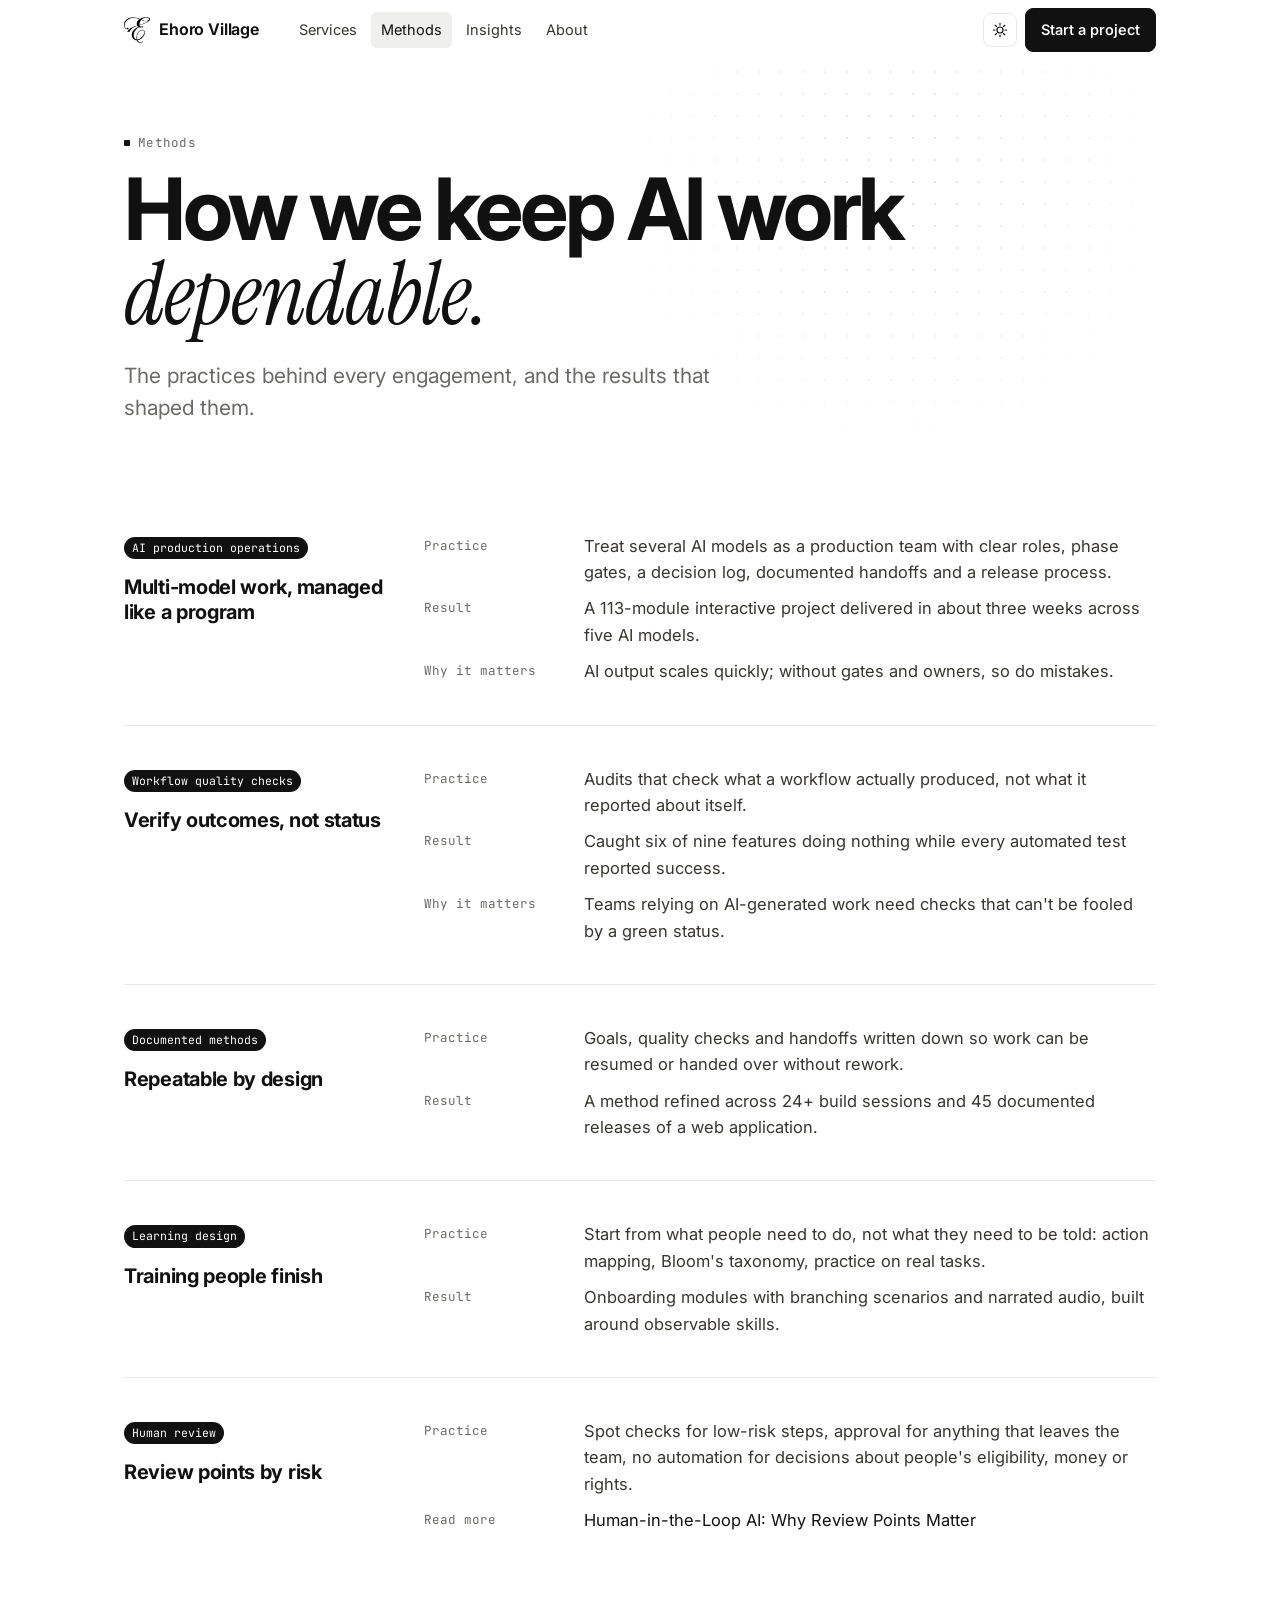
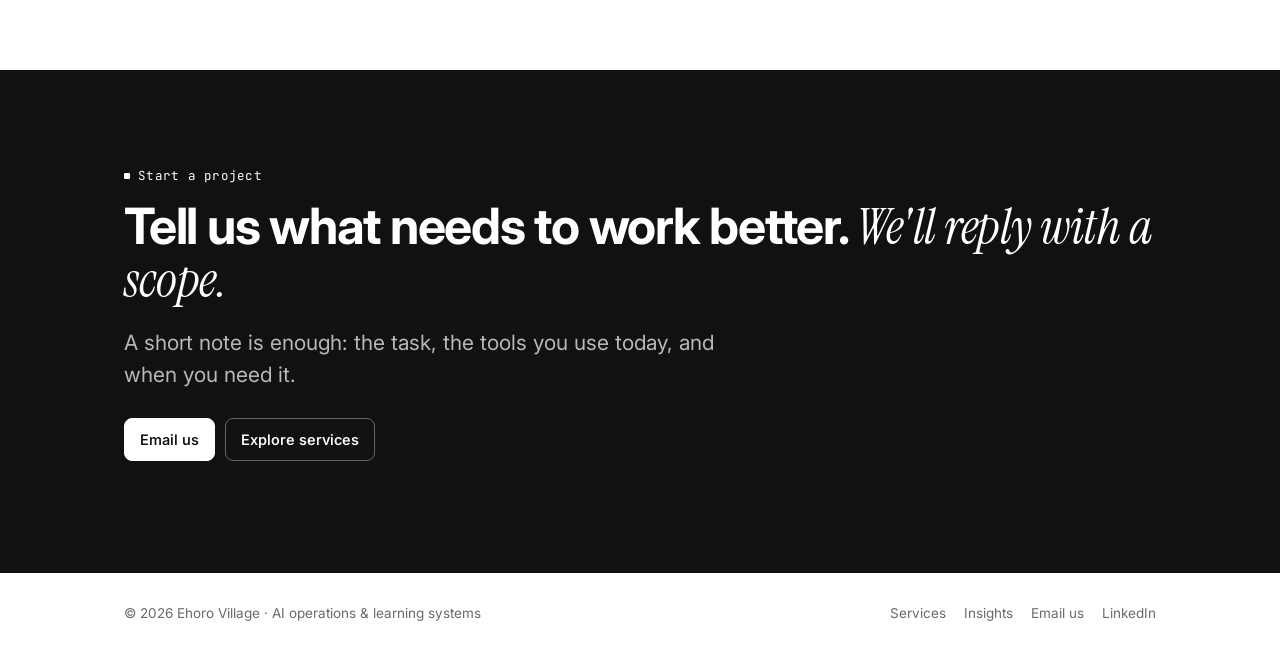
<file: methods.html>
<!doctype html>
<html lang="en">
<head>
<meta charset="utf-8">
<meta name="viewport" content="width=device-width,initial-scale=1">
<title>Methods · Ehoro Village</title>
<meta name="description" content="How Ehoro Village keeps AI work dependable: production operations, outcome-based quality checks, documented methods, learning design and human review.">
<link rel="canonical" href="https://www.ehorovillage.com/methods.html">
<meta property="og:type" content="website"><meta property="og:site_name" content="Ehoro Village"><meta property="og:title" content="Methods · Ehoro Village">
<meta property="og:description" content="How Ehoro Village keeps AI work dependable: production operations, outcome-based quality checks, documented methods, learning design and human review."><meta property="og:url" content="https://www.ehorovillage.com/methods.html"><meta property="og:image" content="https://www.ehorovillage.com/assets/og.png">
<meta name="twitter:card" content="summary_large_image">
<meta name="theme-color" content="#111111">
<script>document.documentElement.classList.add("js")</script>
<link rel="icon" type="image/png" sizes="32x32" href="assets/favicon-32.png">
<link rel="icon" type="image/png" sizes="192x192" href="assets/favicon-192.png">
<link rel="apple-touch-icon" href="assets/apple-touch-icon.png">
<link rel="alternate" type="application/rss+xml" title="Ehoro Village Insights" href="https://www.ehorovillage.com/blog/feed.xml">
<link rel="preconnect" href="https://fonts.googleapis.com"><link rel="preconnect" href="https://fonts.gstatic.com" crossorigin><link rel="stylesheet" href="https://fonts.googleapis.com/css2?family=Inter:wght@400;500;600;700&family=Instrument+Serif:ital@0;1&family=JetBrains+Mono:wght@400;500&display=swap">
<link rel="stylesheet" href="site.css">

</head>
<body>
<a class="skip" href="#main">Skip to content</a>
<header class="nav"><div class="wrap">
  <a class="brand" href="./"><img class="logo-light" src="assets/logo-e.png" alt="" width="26" height="26"><img class="logo-dark" src="assets/logo-e-white.png" alt="" width="26" height="26"><span>Ehoro Village</span></a>
  <ul><li><a href="services.html">Services</a></li><li><a href="methods.html" aria-current="page">Methods</a></li><li><a href="blog/">Insights</a></li><li><a href="about.html">About</a></li></ul>
  <div class="end">
    <button class="icon-btn" data-toggle-theme aria-label="Switch light or dark">
      <svg width="16" height="16" viewBox="0 0 24 24" fill="none" stroke="currentColor" stroke-width="1.8" stroke-linecap="round"><circle cx="12" cy="12" r="4.5"/><path d="M12 2v2.5M12 19.5V22M2 12h2.5M19.5 12H22M4.9 4.9l1.8 1.8M17.3 17.3l1.8 1.8M4.9 19.1l1.8-1.8M17.3 6.7l1.8-1.8"/></svg>
    </button>
    <a class="btn" href="index.html#start">Start a project</a>
    <button class="icon-btn menu-btn" data-menu aria-label="Open menu" aria-expanded="false" aria-controls="mnav">
      <svg width="16" height="16" viewBox="0 0 24 24" fill="none" stroke="currentColor" stroke-width="1.8" stroke-linecap="round"><path d="M4 7h16M4 12h16M4 17h16"/></svg>
    </button>
  </div>
</div>
<nav class="mnav" id="mnav" hidden aria-label="Menu"><div class="wrap"><a href="services.html">Services</a><a href="methods.html">Methods</a><a href="blog/">Insights</a><a href="about.html">About</a><a href="index.html#start">Start a project</a></div></nav>
</header>
<main id="main">

<section class="hero" style="padding-bottom:20px"><div class="dots" aria-hidden="true"></div><div class="wrap">
  <p class="label">Methods</p>
  <h1>How we keep AI work <span class="serif">dependable.</span></h1>
  <p class="lede">The practices behind every engagement, and the results that shaped them.</p>
</div></section>
<section style="padding-top:20px"><div class="wrap">
  <div class="case block reveal" id="operations"><div><span class="tag dark">AI production operations</span><h3 style="margin-top:10px">Multi-model work, managed like a program</h3></div>
    <dl><dt>Practice</dt><dd>Treat several AI models as a production team with clear roles, phase gates, a decision log, documented handoffs and a release process.</dd>
      <dt>Result</dt><dd>A 113-module interactive project delivered in about three weeks across five AI models.</dd>
      <dt>Why it matters</dt><dd>AI output scales quickly; without gates and owners, so do mistakes.</dd></dl></div>
  <div class="case block reveal" id="quality"><div><span class="tag dark">Workflow quality checks</span><h3 style="margin-top:10px">Verify outcomes, not status</h3></div>
    <dl><dt>Practice</dt><dd>Audits that check what a workflow actually produced, not what it reported about itself.</dd>
      <dt>Result</dt><dd>Caught six of nine features doing nothing while every automated test reported success.</dd>
      <dt>Why it matters</dt><dd>Teams relying on AI-generated work need checks that can't be fooled by a green status.</dd></dl></div>
  <div class="case block reveal" id="documentation"><div><span class="tag dark">Documented methods</span><h3 style="margin-top:10px">Repeatable by design</h3></div>
    <dl><dt>Practice</dt><dd>Goals, quality checks and handoffs written down so work can be resumed or handed over without rework.</dd>
      <dt>Result</dt><dd>A method refined across 24+ build sessions and 45 documented releases of a web application.</dd></dl></div>
  <div class="case block reveal" id="learning"><div><span class="tag dark">Learning design</span><h3 style="margin-top:10px">Training people finish</h3></div>
    <dl><dt>Practice</dt><dd>Start from what people need to do, not what they need to be told: action mapping, Bloom's taxonomy, practice on real tasks.</dd>
      <dt>Result</dt><dd>Onboarding modules with branching scenarios and narrated audio, built around observable skills.</dd></dl></div>
  <div class="case block reveal" id="review"><div><span class="tag dark">Human review</span><h3 style="margin-top:10px">Review points by risk</h3></div>
    <dl><dt>Practice</dt><dd>Spot checks for low-risk steps, approval for anything that leaves the team, no automation for decisions about people's eligibility, money or rights.</dd>
      <dt>Read more</dt><dd><a href="blog/human-in-the-loop-ai-review-points.html">Human-in-the-Loop AI: Why Review Points Matter</a></dd></dl></div>
</div></section>
<section class="band" id="start"><div class="wrap">
  <p class="label">Start a project</p>
  <h2>Tell us what needs to work better. <span class="serif">We'll reply with a scope.</span></h2>
  <p class="lede">A short note is enough: the task, the tools you use today, and when you need it.</p>
  <p class="cta" style="margin-top:26px"><a class="btn" href="mailto:hello@ehorovillage.com?subject=Project%20inquiry&amp;body=What%20we%20want%20to%20improve%3A%0ATools%20we%20use%20today%3A%0ATimeline%3A">Email us</a>
  <a class="btn ghost" href="services.html">Explore services</a></p>
</div></section>
</main>
<footer><div class="wrap">
  <span>© 2026 Ehoro Village · AI operations &amp; learning systems</span>
  <span class="right"><a href="services.html">Services</a><a href="blog/">Insights</a><a href="mailto:hello@ehorovillage.com">Email us</a><a href="https://www.linkedin.com/company/ehoro-village/">LinkedIn</a></span>
</div></footer>
<script src="site.js" defer></script>
</body>
</html>
</file>
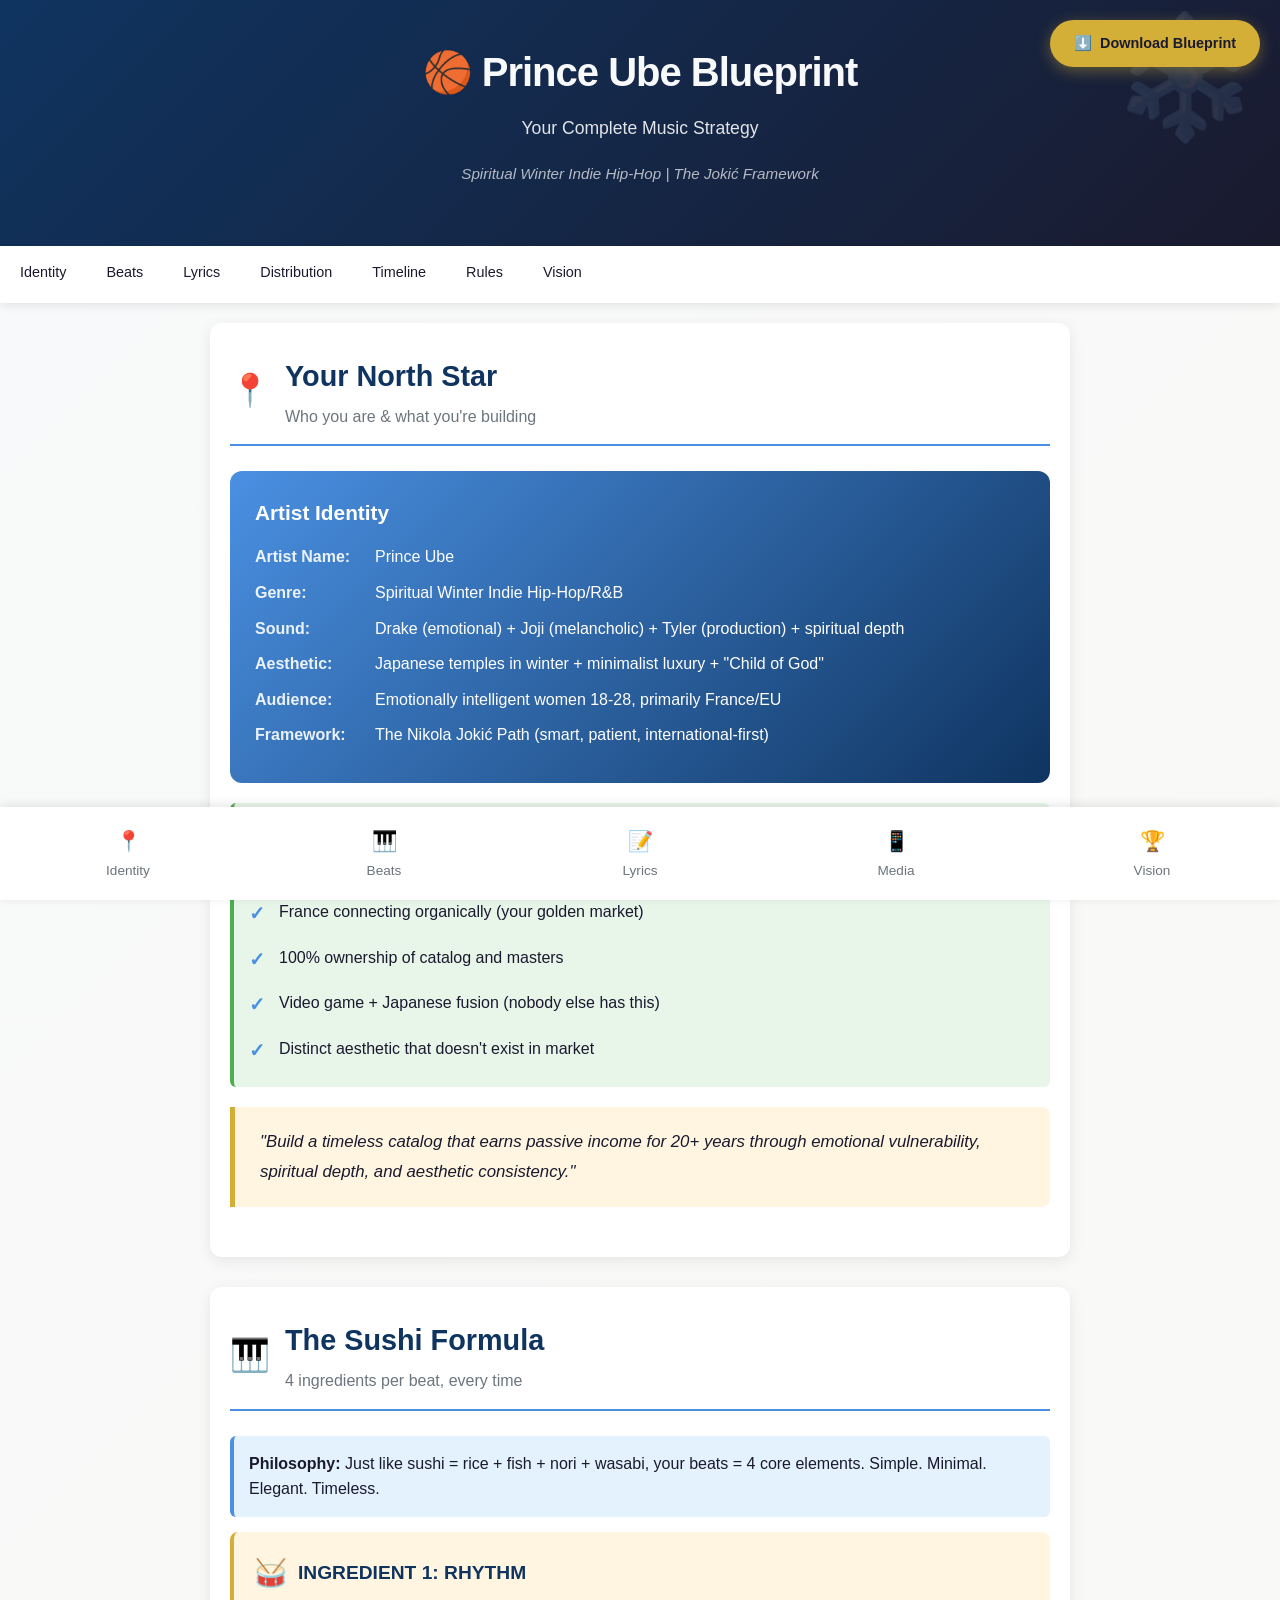
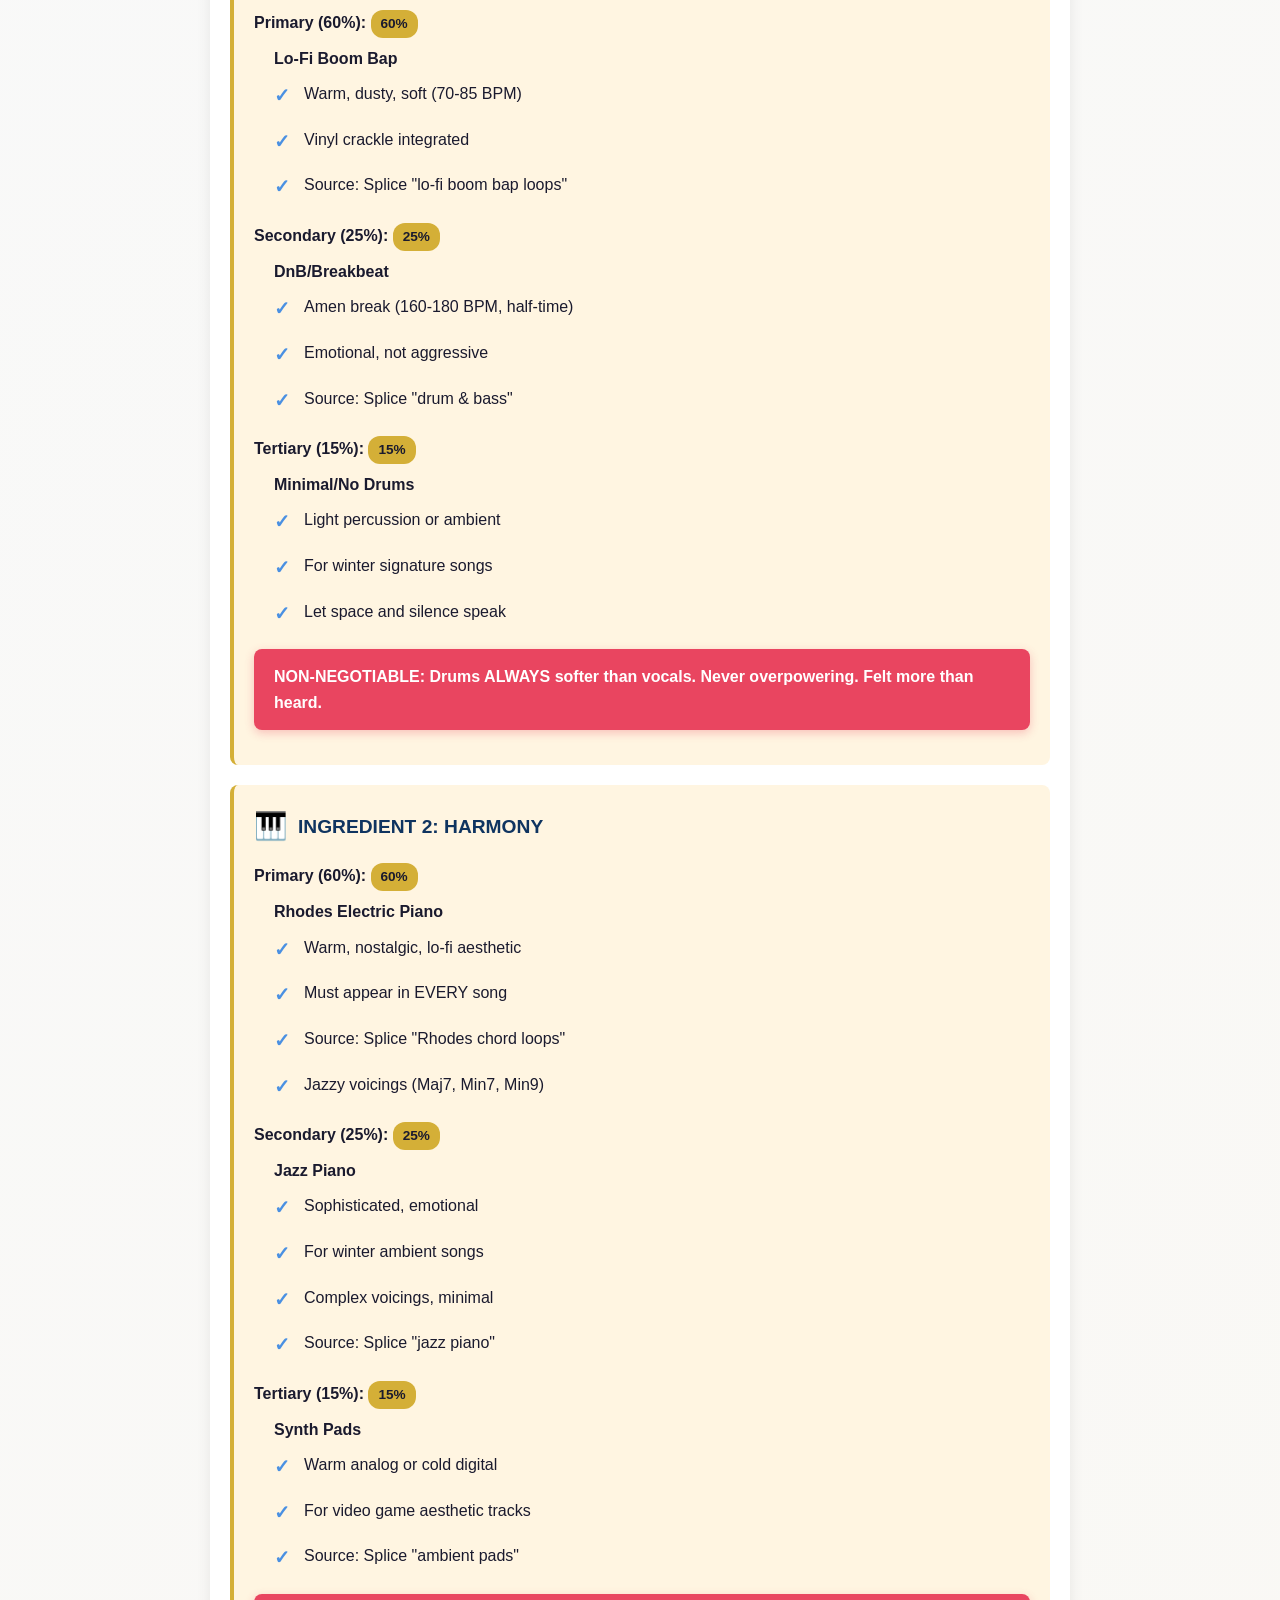
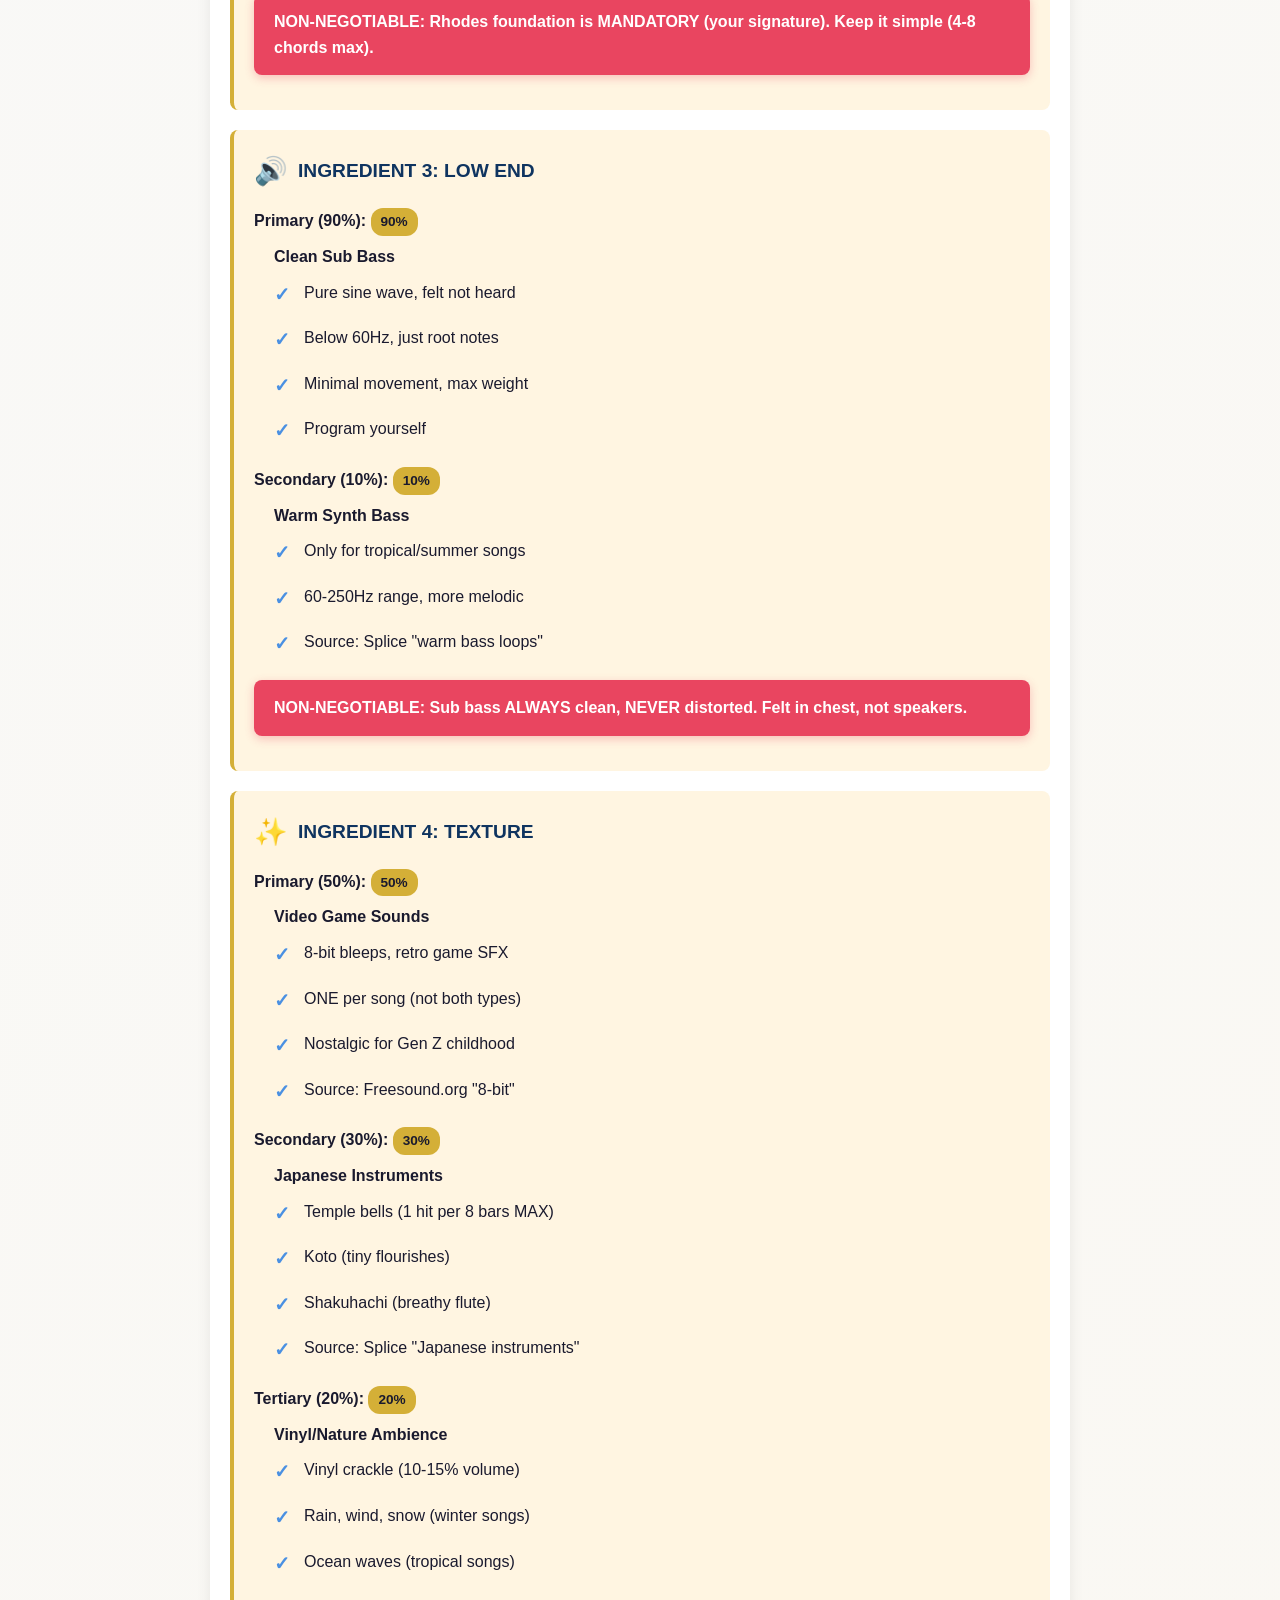
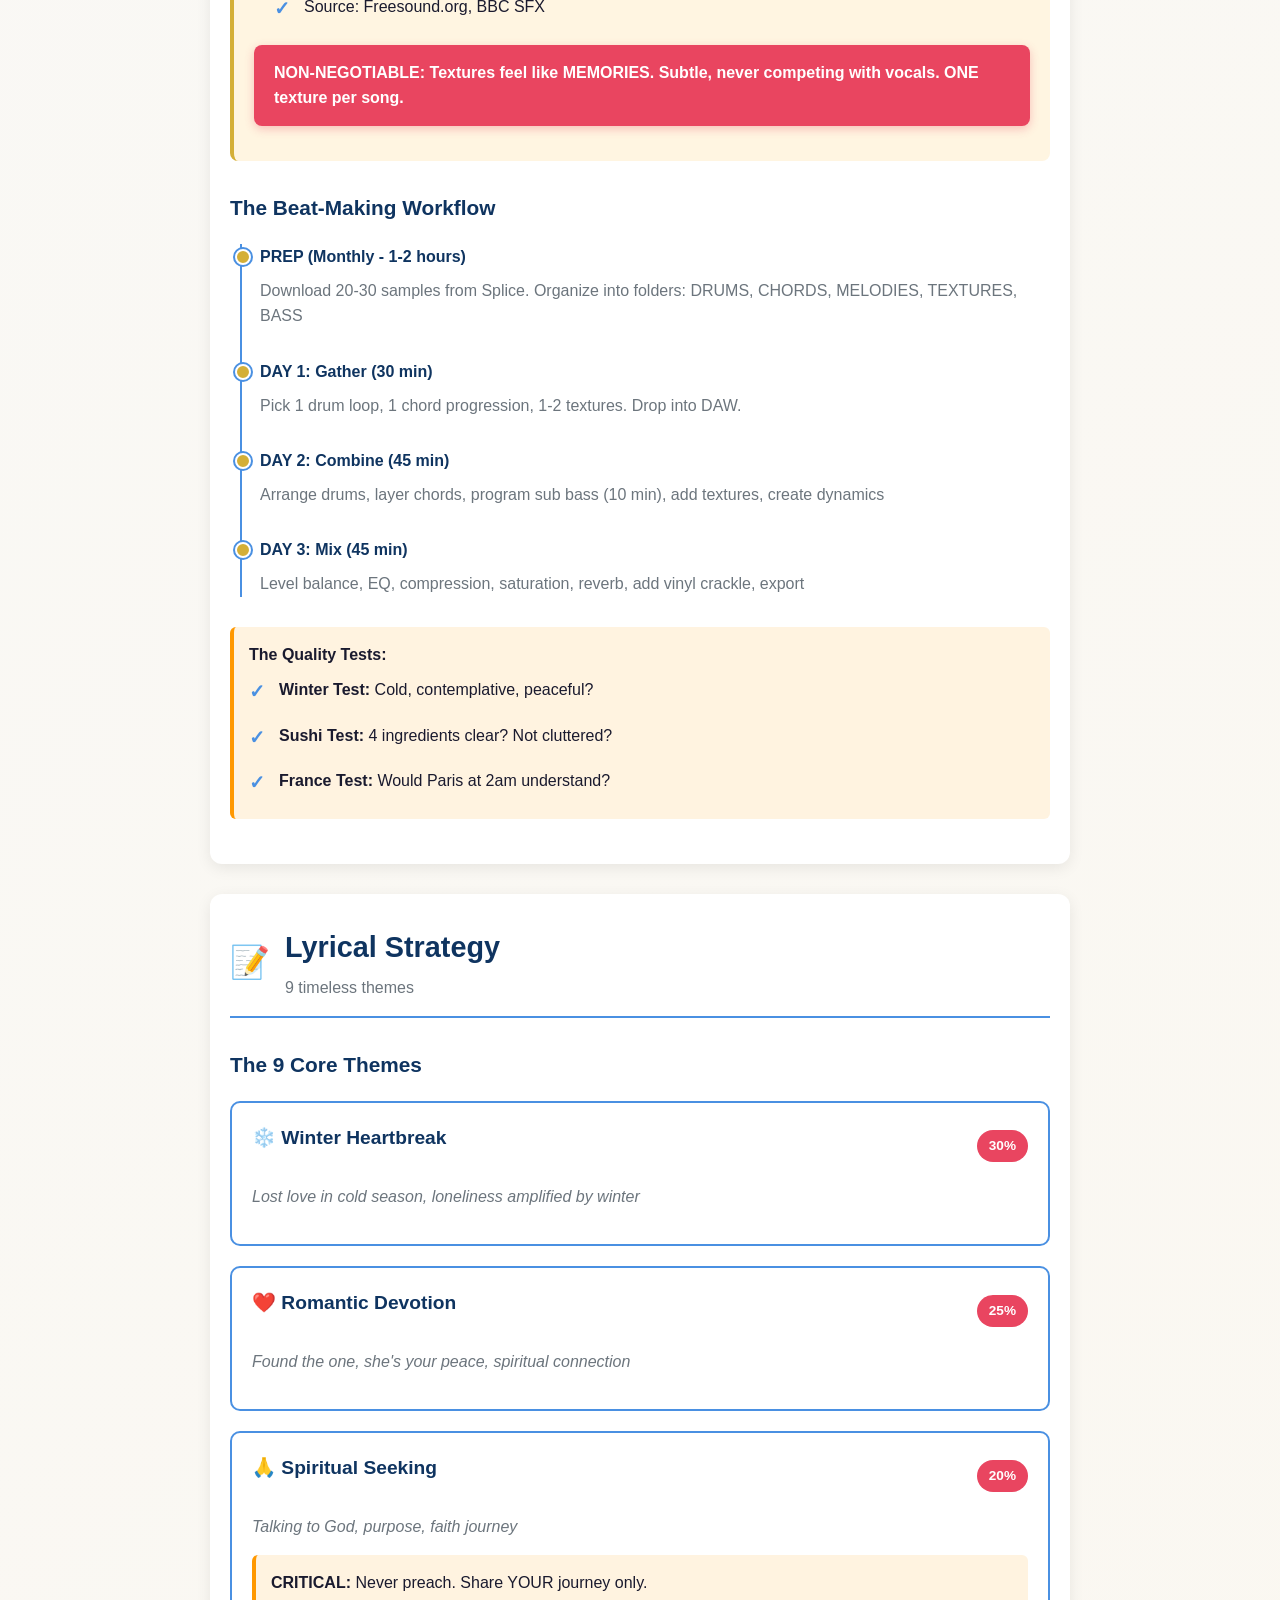
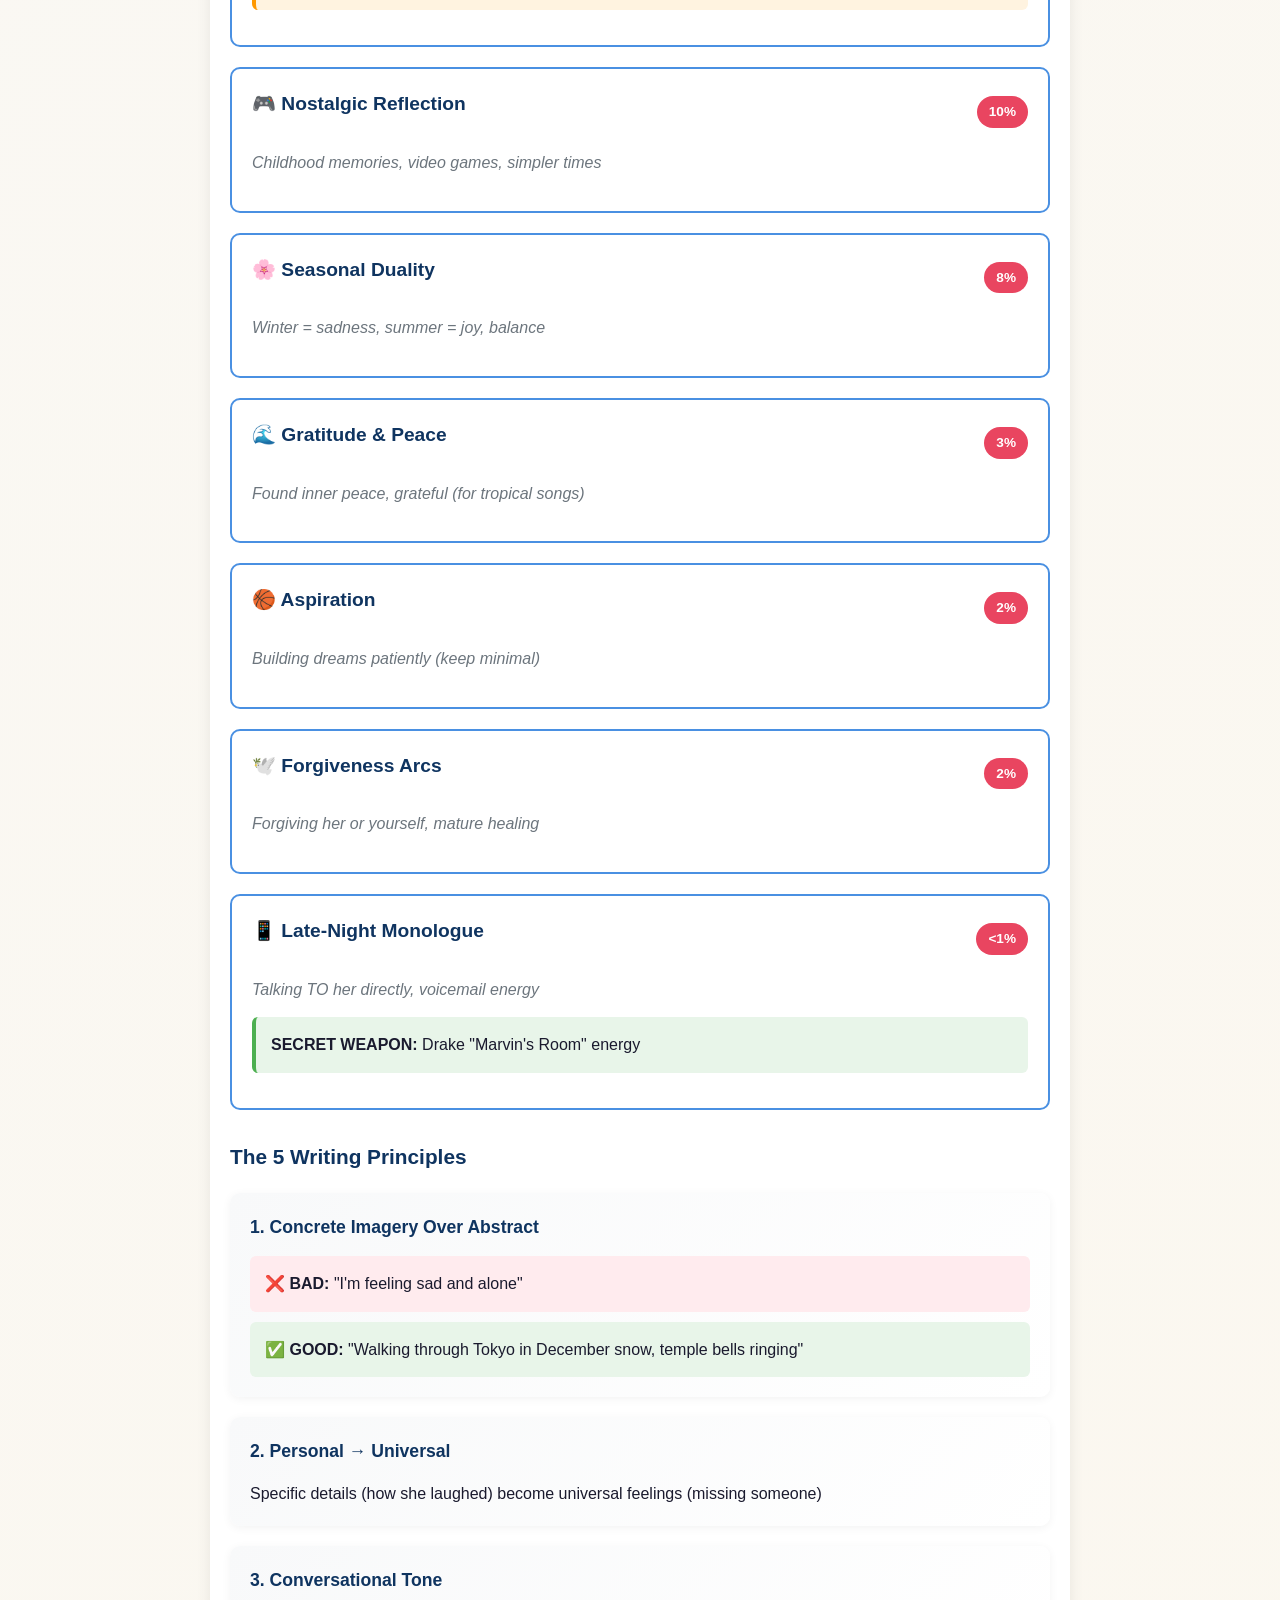
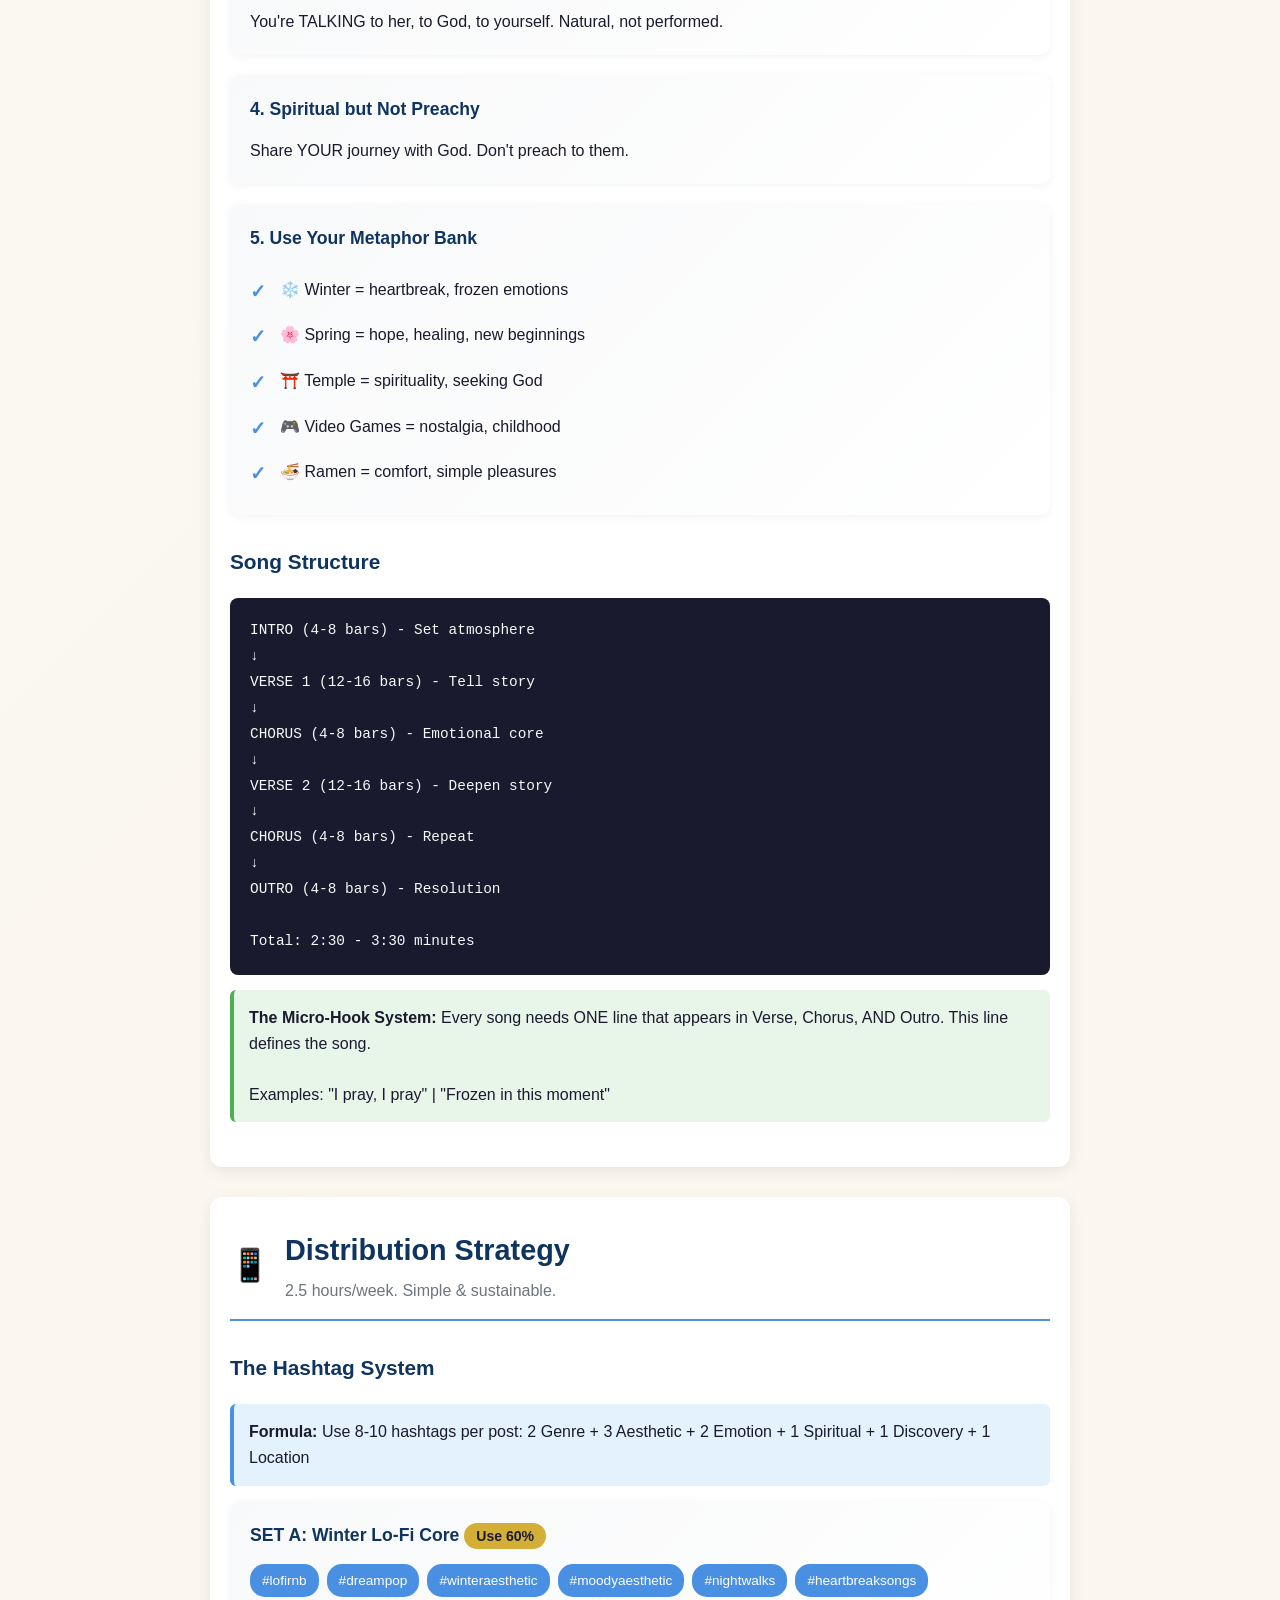
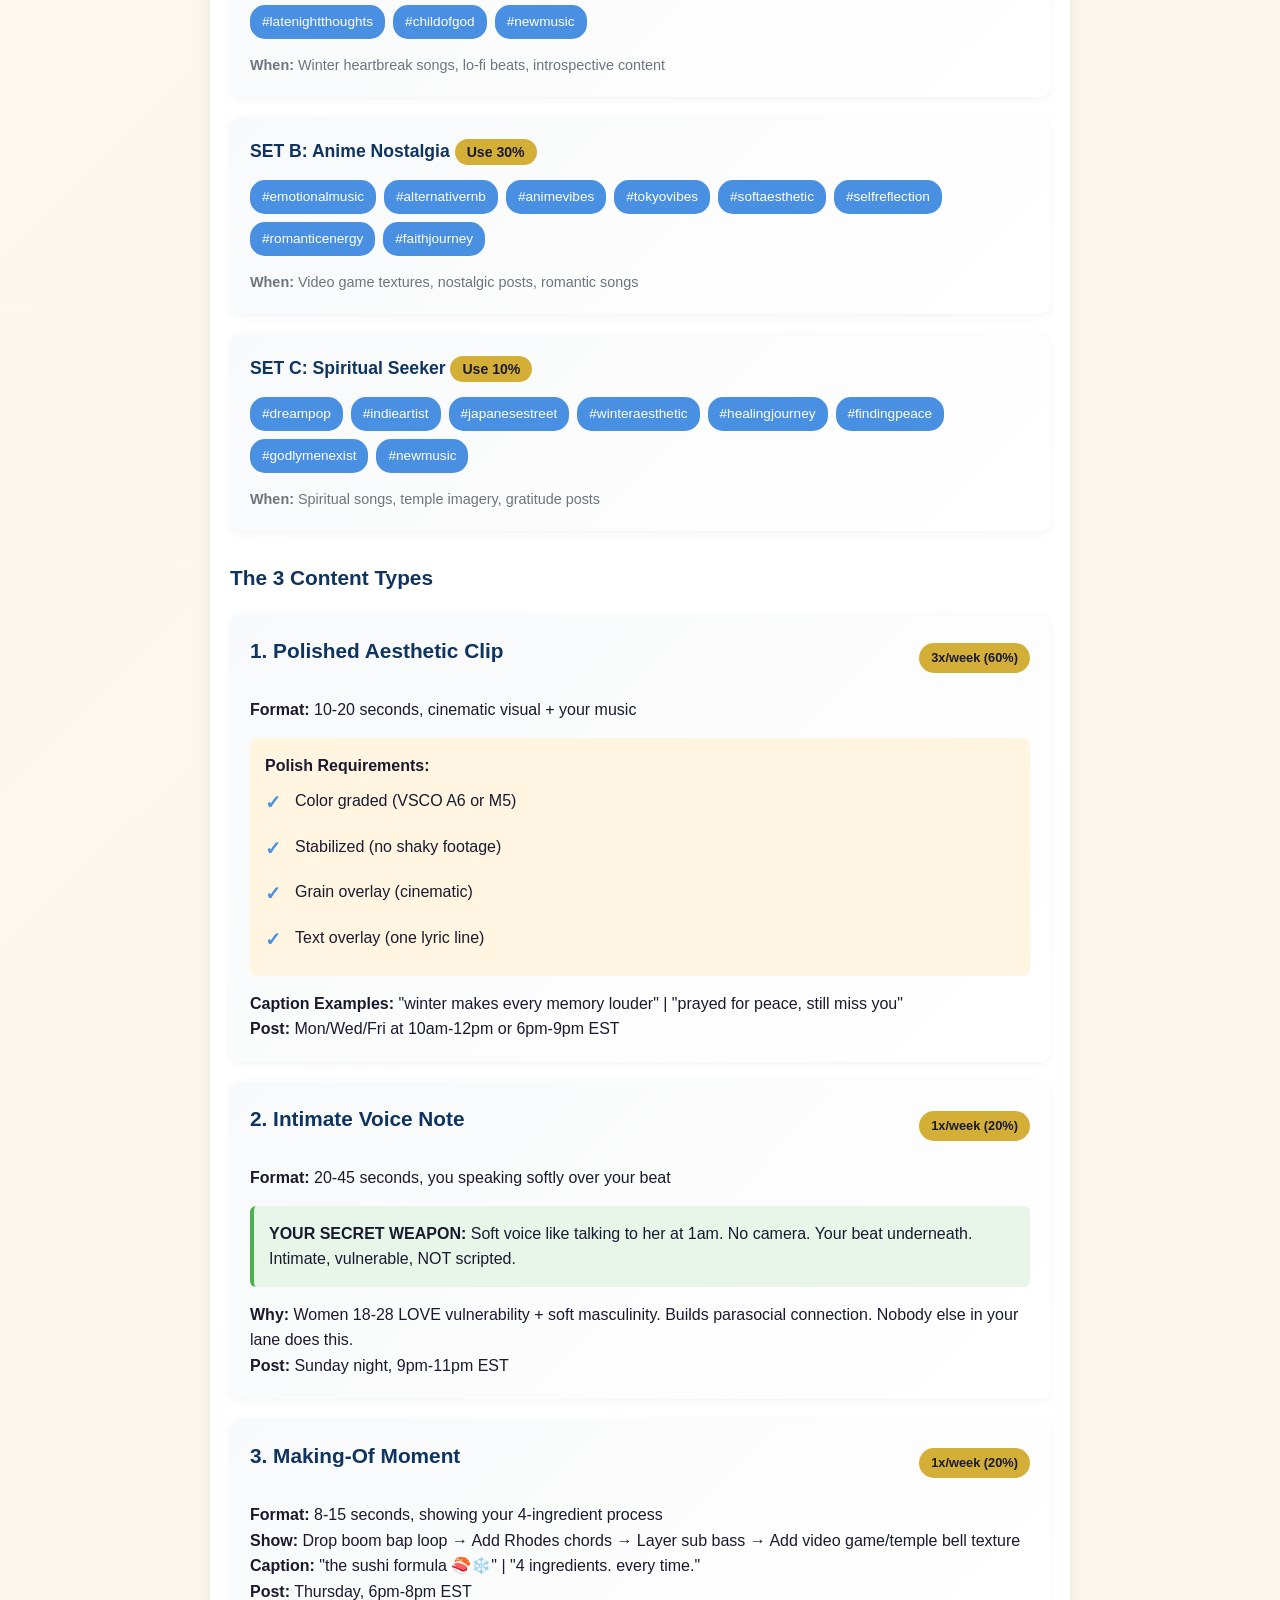
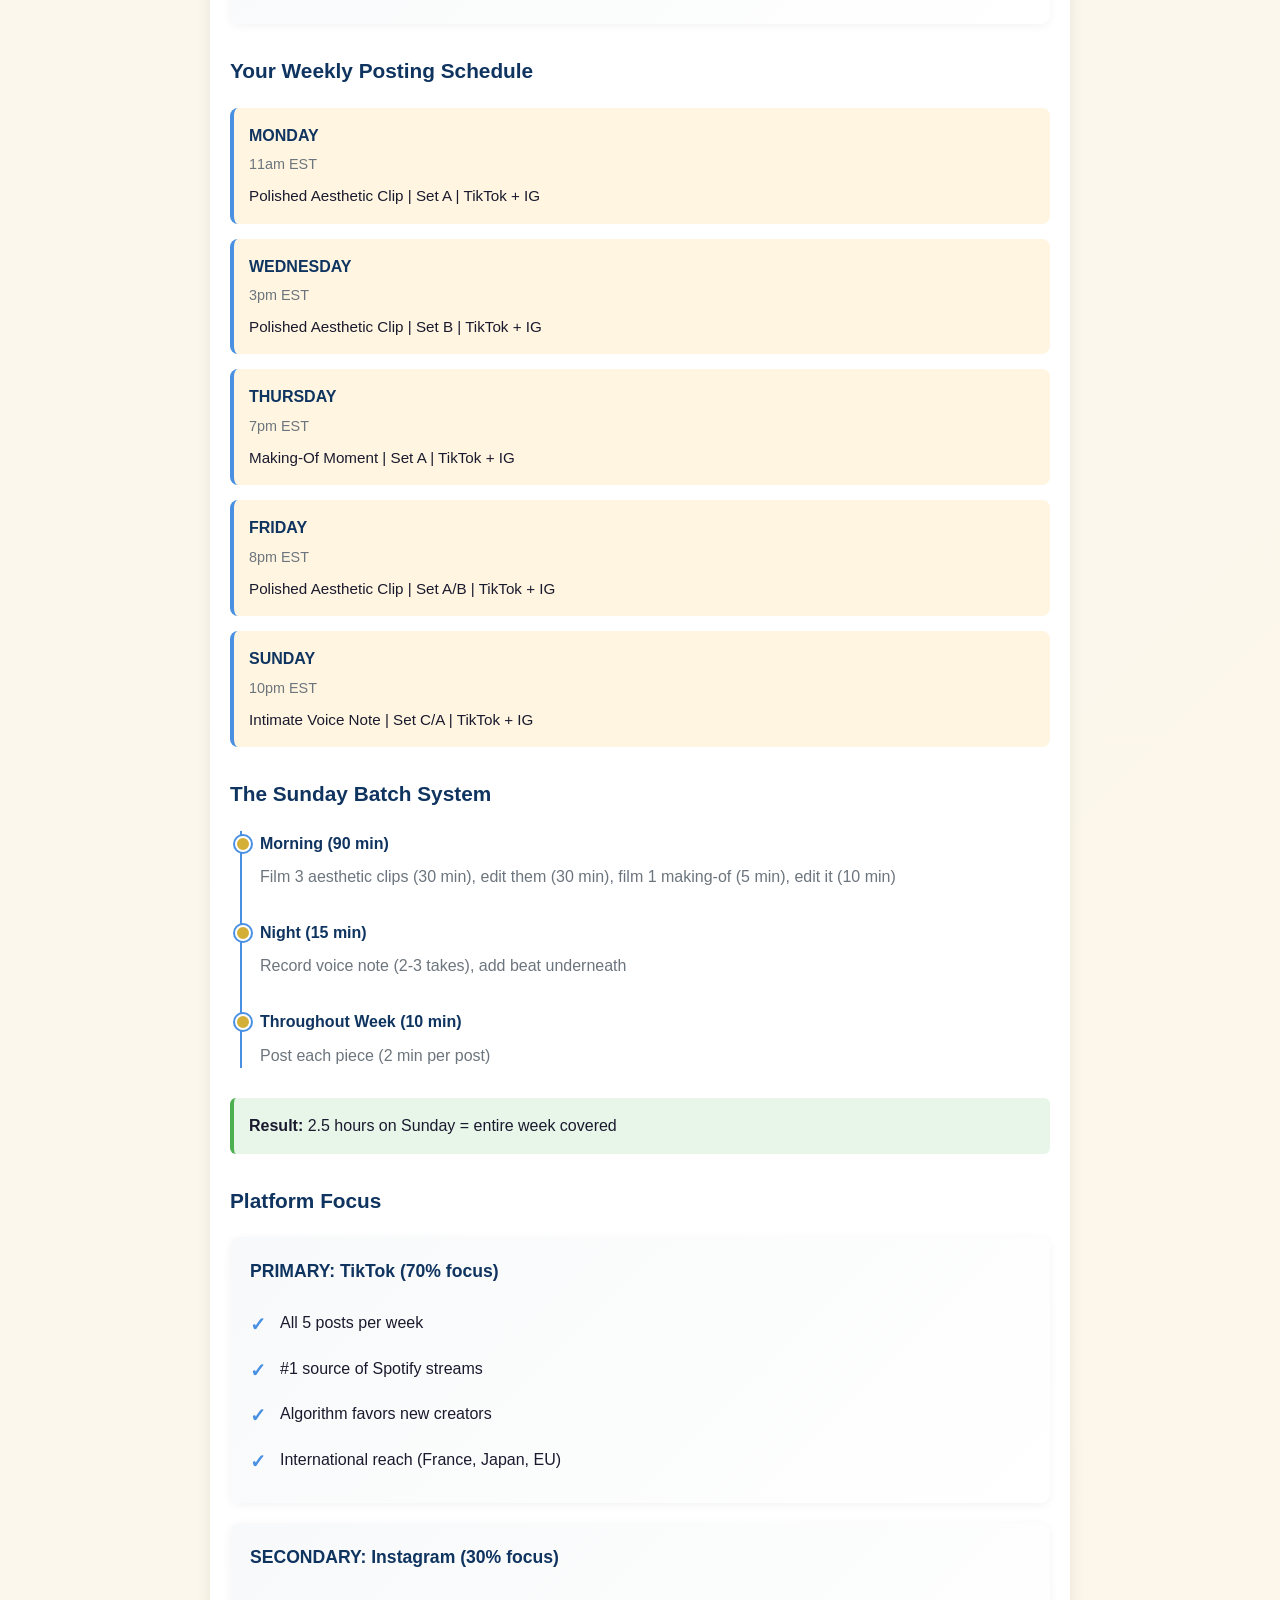
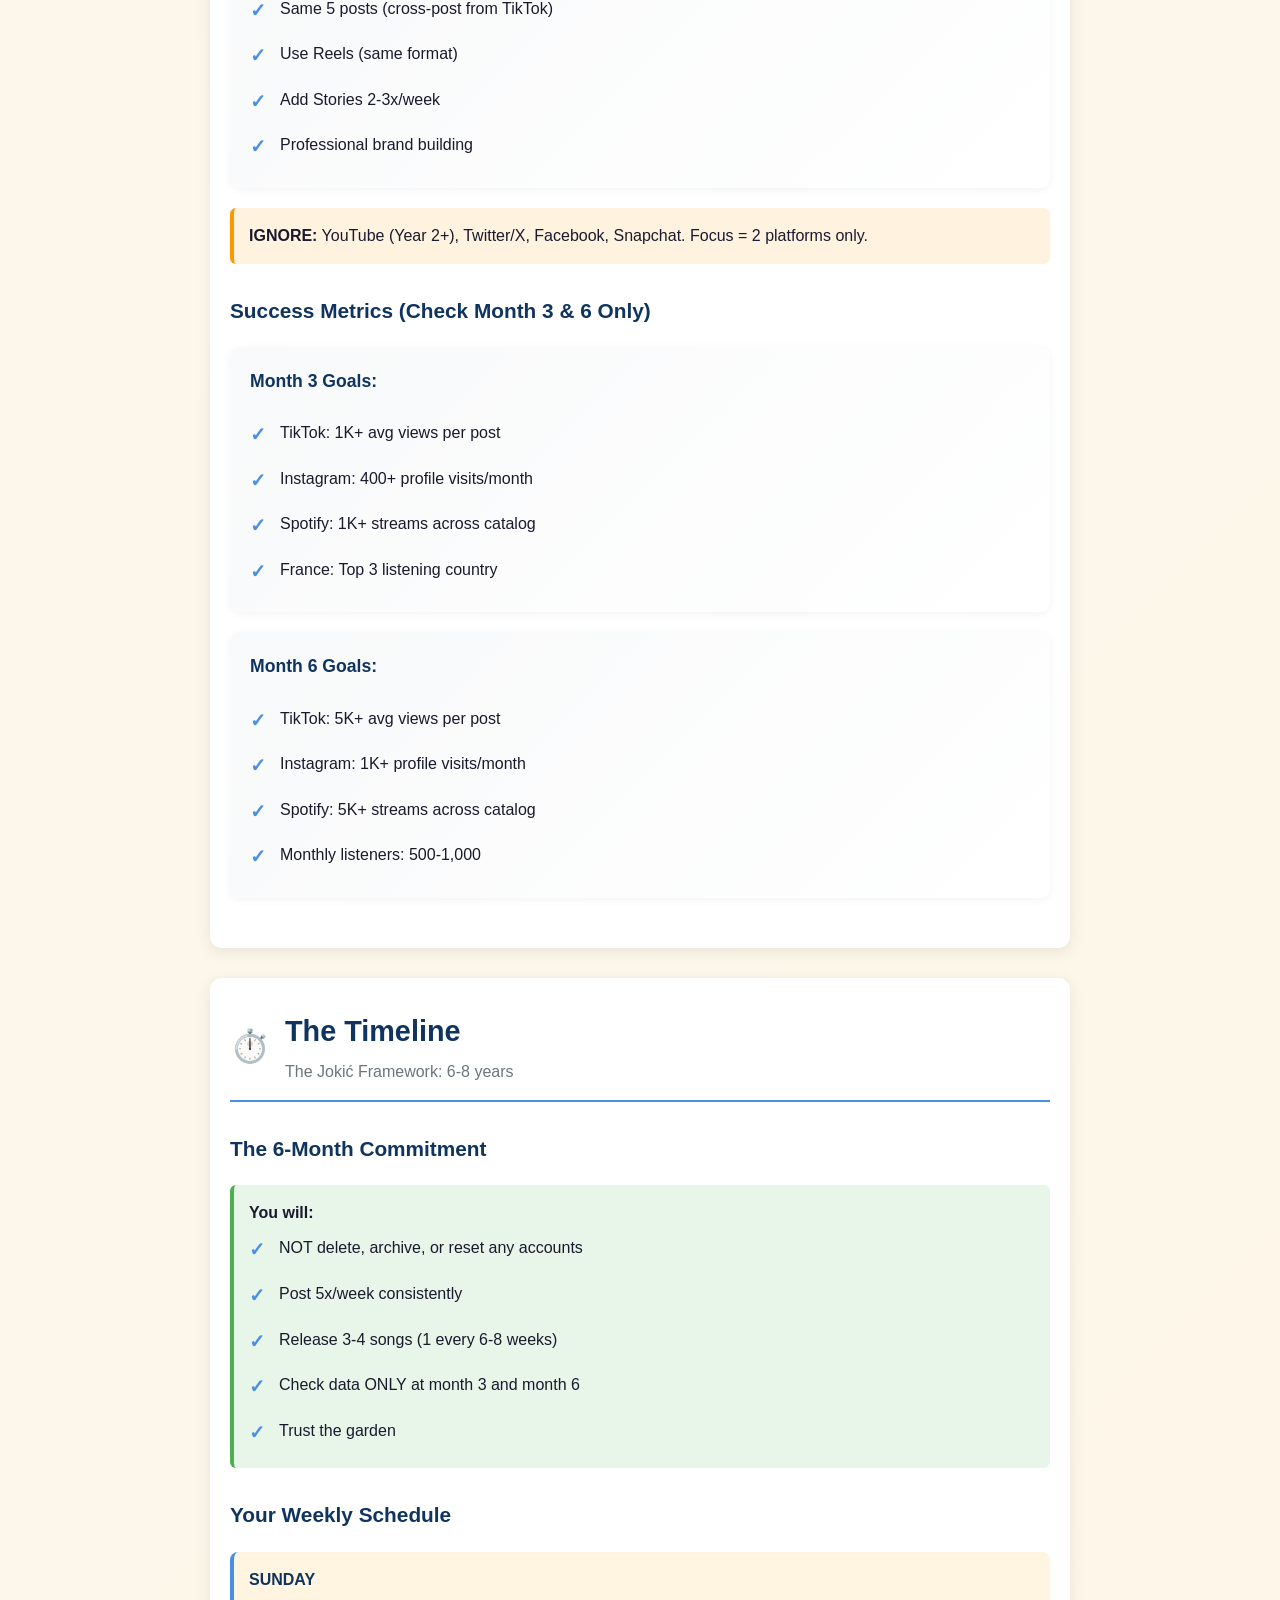
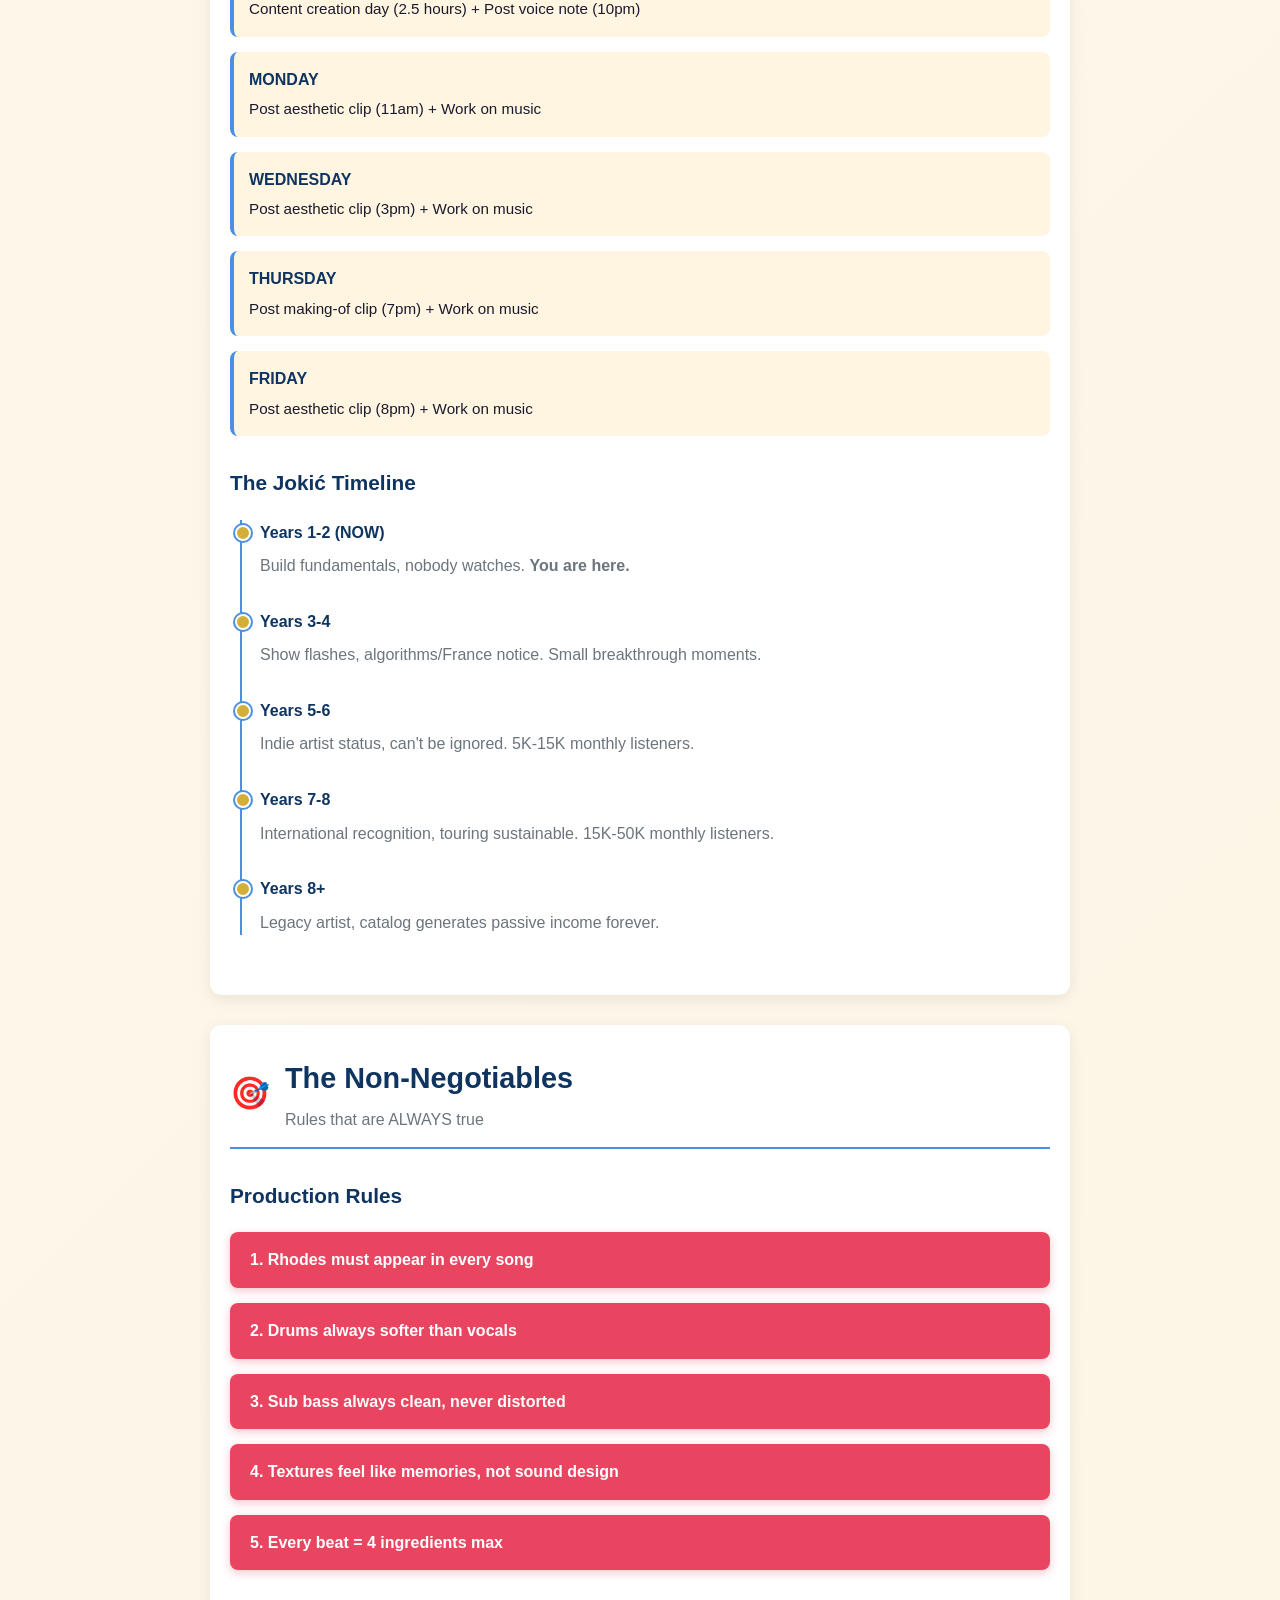
<file: prince-ube-blueprint (2).html>
<!DOCTYPE html>
<html lang="en">
<head>
    <meta charset="UTF-8">
    <meta name="viewport" content="width=device-width, initial-scale=1.0">
    <title>Prince Ube Blueprint | Your Complete Music Strategy</title>
    <style>
        * {
            margin: 0;
            padding: 0;
            box-sizing: border-box;
        }

        :root {
            --winter-blue: #4A90E2;
            --snow-white: #F8F9FA;
            --dark-night: #1a1a2e;
            --temple-gold: #D4AF37;
            --soft-gray: #6C757D;
            --warm-cream: #FFF5E1;
            --deep-blue: #0f3460;
            --accent-pink: #E94560;
        }

        body {
            font-family: -apple-system, BlinkMacSystemFont, 'Segoe UI', Roboto, Oxygen, Ubuntu, Cantarell, sans-serif;
            line-height: 1.6;
            color: var(--dark-night);
            background: linear-gradient(135deg, var(--snow-white) 0%, var(--warm-cream) 100%);
            padding-bottom: 80px;
            -webkit-font-smoothing: antialiased;
        }

        /* Download Button */
        .download-btn {
            position: fixed;
            top: 20px;
            right: 20px;
            background: var(--temple-gold);
            color: var(--dark-night);
            padding: 12px 24px;
            border-radius: 25px;
            text-decoration: none;
            font-weight: 700;
            box-shadow: 0 4px 15px rgba(212, 175, 55, 0.4);
            z-index: 2000;
            transition: all 0.3s;
            display: flex;
            align-items: center;
            gap: 8px;
            font-size: 0.9em;
        }

        .download-btn:hover {
            transform: translateY(-2px);
            box-shadow: 0 6px 20px rgba(212, 175, 55, 0.6);
        }

        .download-btn:active {
            transform: translateY(0);
        }

        @media (max-width: 768px) {
            .download-btn {
                top: 10px;
                right: 10px;
                padding: 10px 18px;
                font-size: 0.85em;
            }
        }

        /* Header / Hero */
        .hero {
            background: linear-gradient(135deg, var(--deep-blue) 0%, var(--dark-night) 100%);
            color: var(--snow-white);
            padding: 40px 20px 60px;
            text-align: center;
            position: relative;
            overflow: hidden;
        }

        .hero::before {
            content: "❄️";
            position: absolute;
            top: -20px;
            right: 20px;
            font-size: 120px;
            opacity: 0.1;
        }

        .hero h1 {
            font-size: 2.5em;
            margin-bottom: 10px;
            font-weight: 700;
            letter-spacing: -1px;
        }

        .hero .subtitle {
            font-size: 1.1em;
            opacity: 0.9;
            margin-bottom: 20px;
        }

        .hero .tagline {
            font-size: 0.95em;
            opacity: 0.7;
            font-style: italic;
        }

        /* Navigation */
        .nav {
            background: white;
            position: sticky;
            top: 0;
            z-index: 1000;
            box-shadow: 0 2px 10px rgba(0,0,0,0.1);
            overflow-x: auto;
            white-space: nowrap;
            -webkit-overflow-scrolling: touch;
        }

        .nav-container {
            display: flex;
            padding: 0;
            max-width: 100%;
        }

        .nav-item {
            flex: 0 0 auto;
            padding: 15px 20px;
            text-decoration: none;
            color: var(--dark-night);
            font-weight: 500;
            font-size: 0.9em;
            border-bottom: 3px solid transparent;
            transition: all 0.3s;
        }

        .nav-item:hover, .nav-item.active {
            border-bottom-color: var(--winter-blue);
            background: rgba(74, 144, 226, 0.05);
        }

        /* Container */
        .container {
            max-width: 900px;
            margin: 0 auto;
            padding: 20px;
        }

        /* Section Styling */
        .section {
            background: white;
            border-radius: 12px;
            padding: 30px 20px;
            margin-bottom: 30px;
            box-shadow: 0 4px 15px rgba(0,0,0,0.08);
            min-height: 200px;
        }

        .section-header {
            display: flex;
            align-items: center;
            margin-bottom: 25px;
            padding-bottom: 15px;
            border-bottom: 2px solid var(--winter-blue);
        }

        .section-icon {
            font-size: 2em;
            margin-right: 15px;
        }

        .section-title {
            font-size: 1.8em;
            font-weight: 700;
            color: var(--deep-blue);
        }

        .section-subtitle {
            font-size: 1em;
            color: var(--soft-gray);
            margin-top: 5px;
        }

        /* Sub-headings */
        h3 {
            color: var(--deep-blue);
            margin-top: 30px;
            margin-bottom: 20px;
            font-size: 1.3em;
        }

        h4 {
            color: var(--deep-blue);
            margin-bottom: 15px;
            font-size: 1.1em;
        }

        /* Identity Card */
        .identity-card {
            background: linear-gradient(135deg, var(--winter-blue) 0%, var(--deep-blue) 100%);
            color: white;
            padding: 25px;
            border-radius: 12px;
            margin-bottom: 20px;
        }

        .identity-card h3 {
            margin-bottom: 15px;
            font-size: 1.3em;
            color: white;
            margin-top: 0;
        }

        .identity-item {
            display: flex;
            margin-bottom: 10px;
            align-items: flex-start;
        }

        .identity-label {
            font-weight: 600;
            min-width: 120px;
            opacity: 0.9;
        }

        .identity-value {
            flex: 1;
        }

        /* Ingredient Cards */
        .ingredient-card {
            background: var(--warm-cream);
            border-left: 4px solid var(--temple-gold);
            padding: 20px;
            margin-bottom: 20px;
            border-radius: 8px;
        }

        .ingredient-card h4 {
            color: var(--deep-blue);
            margin-bottom: 15px;
            font-size: 1.2em;
            display: flex;
            align-items: center;
            flex-wrap: wrap;
        }

        .ingredient-icon {
            margin-right: 10px;
            font-size: 1.4em;
        }

        .percentage-badge {
            display: inline-block;
            background: var(--temple-gold);
            color: var(--dark-night);
            padding: 3px 10px;
            border-radius: 12px;
            font-size: 0.85em;
            font-weight: 700;
            margin-left: auto;
        }

        /* Lists */
        .custom-list {
            list-style: none;
            padding-left: 0;
        }

        .custom-list li {
            padding: 10px 0 10px 30px;
            position: relative;
            line-height: 1.6;
        }

        .custom-list li::before {
            content: "✓";
            position: absolute;
            left: 0;
            color: var(--winter-blue);
            font-weight: bold;
            font-size: 1.2em;
        }

        /* Theme Cards */
        .theme-card {
            border: 2px solid var(--winter-blue);
            border-radius: 10px;
            padding: 20px;
            margin-bottom: 20px;
            background: white;
        }

        .theme-header {
            display: flex;
            justify-content: space-between;
            align-items: center;
            margin-bottom: 15px;
            flex-wrap: wrap;
            gap: 10px;
        }

        .theme-title {
            font-size: 1.2em;
            color: var(--deep-blue);
            font-weight: 700;
        }

        .theme-percentage {
            background: var(--accent-pink);
            color: white;
            padding: 5px 12px;
            border-radius: 20px;
            font-size: 0.85em;
            font-weight: 700;
        }

        .theme-description {
            color: var(--soft-gray);
            margin-bottom: 15px;
            font-style: italic;
        }

        .theme-examples {
            background: var(--snow-white);
            padding: 15px;
            border-radius: 6px;
            margin-top: 10px;
        }

        .theme-examples h5 {
            color: var(--deep-blue);
            margin-bottom: 10px;
            font-size: 0.95em;
        }

        /* Content Type Cards */
        .content-card {
            background: linear-gradient(135deg, var(--snow-white) 0%, white 100%);
            border-radius: 10px;
            padding: 20px;
            margin-bottom: 20px;
            box-shadow: 0 2px 10px rgba(0,0,0,0.05);
        }

        .content-header {
            display: flex;
            justify-content: space-between;
            align-items: center;
            margin-bottom: 15px;
            flex-wrap: wrap;
            gap: 10px;
        }

        .content-title {
            font-size: 1.3em;
            color: var(--deep-blue);
            font-weight: 700;
        }

        .frequency-badge {
            background: var(--temple-gold);
            color: var(--dark-night);
            padding: 5px 12px;
            border-radius: 15px;
            font-size: 0.8em;
            font-weight: 600;
        }

        /* Hashtag Tags */
        .hashtag-container {
            display: flex;
            flex-wrap: wrap;
            gap: 8px;
            margin: 15px 0;
        }

        .hashtag {
            background: var(--winter-blue);
            color: white;
            padding: 6px 12px;
            border-radius: 15px;
            font-size: 0.85em;
            font-weight: 500;
        }

        /* Code Blocks */
        .code-block {
            background: var(--dark-night);
            color: var(--snow-white);
            padding: 20px;
            border-radius: 8px;
            overflow-x: auto;
            font-family: 'Courier New', monospace;
            font-size: 0.9em;
            line-height: 1.8;
            margin: 15px 0;
            white-space: pre-wrap;
            word-wrap: break-word;
        }

        /* Warning/Info Boxes */
        .info-box {
            background: #E3F2FD;
            border-left: 4px solid var(--winter-blue);
            padding: 15px;
            margin: 15px 0;
            border-radius: 6px;
        }

        .warning-box {
            background: #FFF3E0;
            border-left: 4px solid #FF9800;
            padding: 15px;
            margin: 15px 0;
            border-radius: 6px;
        }

        .success-box {
            background: #E8F5E9;
            border-left: 4px solid #4CAF50;
            padding: 15px;
            margin: 15px 0;
            border-radius: 6px;
        }

        /* Rule Card */
        .rule-card {
            background: var(--accent-pink);
            color: white;
            padding: 15px 20px;
            border-radius: 8px;
            margin: 15px 0;
            font-weight: 600;
            box-shadow: 0 3px 10px rgba(233, 69, 96, 0.3);
        }

        /* Timeline */
        .timeline {
            position: relative;
            padding-left: 30px;
            margin: 20px 0;
        }

        .timeline::before {
            content: '';
            position: absolute;
            left: 10px;
            top: 0;
            bottom: 0;
            width: 2px;
            background: var(--winter-blue);
        }

        .timeline-item {
            position: relative;
            margin-bottom: 30px;
        }

        .timeline-item::before {
            content: '';
            position: absolute;
            left: -25px;
            top: 5px;
            width: 12px;
            height: 12px;
            border-radius: 50%;
            background: var(--temple-gold);
            border: 2px solid white;
            box-shadow: 0 0 0 2px var(--winter-blue);
        }

        .timeline-title {
            font-weight: 700;
            color: var(--deep-blue);
            margin-bottom: 8px;
        }

        .timeline-content {
            color: var(--soft-gray);
        }

        /* Schedule Grid */
        .schedule-grid {
            display: grid;
            gap: 15px;
            margin: 20px 0;
        }

        .schedule-item {
            background: var(--warm-cream);
            padding: 15px;
            border-radius: 8px;
            border-left: 4px solid var(--winter-blue);
        }

        .schedule-day {
            font-weight: 700;
            color: var(--deep-blue);
            margin-bottom: 5px;
        }

        .schedule-time {
            font-size: 0.9em;
            color: var(--soft-gray);
            margin-bottom: 8px;
        }

        .schedule-action {
            font-size: 0.95em;
        }

        /* Checklist */
        .checklist {
            list-style: none;
            padding: 0;
        }

        .checklist-item {
            background: var(--snow-white);
            padding: 12px 15px 12px 45px;
            margin-bottom: 10px;
            border-radius: 6px;
            position: relative;
            cursor: pointer;
            transition: all 0.3s;
        }

        .checklist-item:hover {
            background: var(--warm-cream);
        }

        .checklist-item::before {
            content: "☐";
            position: absolute;
            left: 15px;
            font-size: 1.3em;
            color: var(--winter-blue);
        }

        /* Vision Cards */
        .vision-card {
            background: linear-gradient(135deg, var(--winter-blue) 0%, var(--deep-blue) 100%);
            color: white;
            padding: 25px;
            border-radius: 12px;
            margin-bottom: 20px;
        }

        .vision-year {
            font-size: 1.5em;
            font-weight: 700;
            margin-bottom: 15px;
            border-bottom: 2px solid rgba(255,255,255,0.3);
            padding-bottom: 10px;
        }

        .vision-item {
            margin: 10px 0;
            padding-left: 20px;
            position: relative;
        }

        .vision-item::before {
            content: "→";
            position: absolute;
            left: 0;
            font-weight: bold;
        }

        /* Quotes */
        .quote-box {
            background: var(--warm-cream);
            border-left: 5px solid var(--temple-gold);
            padding: 20px 25px;
            margin: 20px 0;
            font-style: italic;
            font-size: 1.05em;
            line-height: 1.8;
            border-radius: 0 8px 8px 0;
        }

        /* Footer Navigation */
        .footer-nav {
            position: fixed;
            bottom: 0;
            left: 0;
            right: 0;
            background: white;
            box-shadow: 0 -2px 10px rgba(0,0,0,0.1);
            display: flex;
            justify-content: space-around;
            padding: 10px 0;
            z-index: 1000;
        }

        .footer-nav-item {
            flex: 1;
            text-align: center;
            padding: 8px;
            text-decoration: none;
            color: var(--soft-gray);
            font-size: 0.85em;
            transition: all 0.3s;
        }

        .footer-nav-item:hover, .footer-nav-item.active {
            color: var(--winter-blue);
        }

        .footer-icon {
            font-size: 1.5em;
            display: block;
            margin-bottom: 3px;
        }

        /* Responsive */
        @media (max-width: 768px) {
            .hero h1 {
                font-size: 2em;
            }

            .section {
                padding: 20px 15px;
            }

            .section-title {
                font-size: 1.4em;
            }

            .nav-item {
                font-size: 0.85em;
                padding: 12px 15px;
            }

            .identity-label {
                min-width: 100px;
                font-size: 0.9em;
            }
            
            .content-title {
                font-size: 1.1em;
            }
            
            h3 {
                font-size: 1.2em;
            }
        }

        /* Smooth Scroll */
        html {
            scroll-behavior: smooth;
        }

        /* Print Styles */
        @media print {
            .nav, .footer-nav, .download-btn {
                display: none;
            }

            .section {
                page-break-inside: avoid;
            }
        }
    </style>
</head>
<body>

    <!-- Download Button -->
    <a href="#" class="download-btn" id="downloadBtn">
        <span>⬇️</span>
        <span>Download Blueprint</span>
    </a>

    <!-- Hero Section -->
    <div class="hero">
        <h1>🏀 Prince Ube Blueprint</h1>
        <div class="subtitle">Your Complete Music Strategy</div>
        <div class="tagline">Spiritual Winter Indie Hip-Hop | The Jokić Framework</div>
    </div>

    <!-- Sticky Navigation -->
    <nav class="nav">
        <div class="nav-container">
            <a href="#identity" class="nav-item">Identity</a>
            <a href="#beats" class="nav-item">Beats</a>
            <a href="#lyrics" class="nav-item">Lyrics</a>
            <a href="#distribution" class="nav-item">Distribution</a>
            <a href="#timeline" class="nav-item">Timeline</a>
            <a href="#rules" class="nav-item">Rules</a>
            <a href="#vision" class="nav-item">Vision</a>
        </div>
    </nav>

    <!-- Main Content -->
    <div class="container">

        <!-- SECTION 1: IDENTITY -->
        <section id="identity" class="section">
            <div class="section-header">
                <span class="section-icon">📍</span>
                <div>
                    <h2 class="section-title">Your North Star</h2>
                    <p class="section-subtitle">Who you are & what you're building</p>
                </div>
            </div>

            <div class="identity-card">
                <h3>Artist Identity</h3>
                <div class="identity-item">
                    <span class="identity-label">Artist Name:</span>
                    <span class="identity-value">Prince Ube</span>
                </div>
                <div class="identity-item">
                    <span class="identity-label">Genre:</span>
                    <span class="identity-value">Spiritual Winter Indie Hip-Hop/R&B</span>
                </div>
                <div class="identity-item">
                    <span class="identity-label">Sound:</span>
                    <span class="identity-value">Drake (emotional) + Joji (melancholic) + Tyler (production) + spiritual depth</span>
                </div>
                <div class="identity-item">
                    <span class="identity-label">Aesthetic:</span>
                    <span class="identity-value">Japanese temples in winter + minimalist luxury + "Child of God"</span>
                </div>
                <div class="identity-item">
                    <span class="identity-label">Audience:</span>
                    <span class="identity-value">Emotionally intelligent women 18-28, primarily France/EU</span>
                </div>
                <div class="identity-item">
                    <span class="identity-label">Framework:</span>
                    <span class="identity-value">The Nikola Jokić Path (smart, patient, international-first)</span>
                </div>
            </div>

            <div class="success-box">
                <strong>Your Advantage:</strong>
                <ul class="custom-list">
                    <li>40+ countries already streaming your music</li>
                    <li>France connecting organically (your golden market)</li>
                    <li>100% ownership of catalog and masters</li>
                    <li>Video game + Japanese fusion (nobody else has this)</li>
                    <li>Distinct aesthetic that doesn't exist in market</li>
                </ul>
            </div>

            <div class="quote-box">
                "Build a timeless catalog that earns passive income for 20+ years through emotional vulnerability, spiritual depth, and aesthetic consistency."
            </div>
        </section>

        <!-- SECTION 2: BEAT CREATION -->
        <section id="beats" class="section">
            <div class="section-header">
                <span class="section-icon">🎹</span>
                <div>
                    <h2 class="section-title">The Sushi Formula</h2>
                    <p class="section-subtitle">4 ingredients per beat, every time</p>
                </div>
            </div>

            <div class="info-box">
                <strong>Philosophy:</strong> Just like sushi = rice + fish + nori + wasabi, your beats = 4 core elements. Simple. Minimal. Elegant. Timeless.
            </div>

            <!-- Ingredient 1: Rhythm -->
            <div class="ingredient-card">
                <h4>
                    <span class="ingredient-icon">🥁</span>
                    INGREDIENT 1: RHYTHM
                </h4>
                
                <div style="margin-bottom: 15px;">
                    <strong>Primary (60%):</strong> <span class="percentage-badge">60%</span>
                    <div style="margin-left: 20px; margin-top: 8px;">
                        <strong>Lo-Fi Boom Bap</strong>
                        <ul class="custom-list">
                            <li>Warm, dusty, soft (70-85 BPM)</li>
                            <li>Vinyl crackle integrated</li>
                            <li>Source: Splice "lo-fi boom bap loops"</li>
                        </ul>
                    </div>
                </div>

                <div style="margin-bottom: 15px;">
                    <strong>Secondary (25%):</strong> <span class="percentage-badge">25%</span>
                    <div style="margin-left: 20px; margin-top: 8px;">
                        <strong>DnB/Breakbeat</strong>
                        <ul class="custom-list">
                            <li>Amen break (160-180 BPM, half-time)</li>
                            <li>Emotional, not aggressive</li>
                            <li>Source: Splice "drum & bass"</li>
                        </ul>
                    </div>
                </div>

                <div style="margin-bottom: 15px;">
                    <strong>Tertiary (15%):</strong> <span class="percentage-badge">15%</span>
                    <div style="margin-left: 20px; margin-top: 8px;">
                        <strong>Minimal/No Drums</strong>
                        <ul class="custom-list">
                            <li>Light percussion or ambient</li>
                            <li>For winter signature songs</li>
                            <li>Let space and silence speak</li>
                        </ul>
                    </div>
                </div>

                <div class="rule-card">
                    <strong>NON-NEGOTIABLE:</strong> Drums ALWAYS softer than vocals. Never overpowering. Felt more than heard.
                </div>
            </div>

            <!-- Ingredient 2: Harmony -->
            <div class="ingredient-card">
                <h4>
                    <span class="ingredient-icon">🎹</span>
                    INGREDIENT 2: HARMONY
                </h4>
                
                <div style="margin-bottom: 15px;">
                    <strong>Primary (60%):</strong> <span class="percentage-badge">60%</span>
                    <div style="margin-left: 20px; margin-top: 8px;">
                        <strong>Rhodes Electric Piano</strong>
                        <ul class="custom-list">
                            <li>Warm, nostalgic, lo-fi aesthetic</li>
                            <li>Must appear in EVERY song</li>
                            <li>Source: Splice "Rhodes chord loops"</li>
                            <li>Jazzy voicings (Maj7, Min7, Min9)</li>
                        </ul>
                    </div>
                </div>

                <div style="margin-bottom: 15px;">
                    <strong>Secondary (25%):</strong> <span class="percentage-badge">25%</span>
                    <div style="margin-left: 20px; margin-top: 8px;">
                        <strong>Jazz Piano</strong>
                        <ul class="custom-list">
                            <li>Sophisticated, emotional</li>
                            <li>For winter ambient songs</li>
                            <li>Complex voicings, minimal</li>
                            <li>Source: Splice "jazz piano"</li>
                        </ul>
                    </div>
                </div>

                <div style="margin-bottom: 15px;">
                    <strong>Tertiary (15%):</strong> <span class="percentage-badge">15%</span>
                    <div style="margin-left: 20px; margin-top: 8px;">
                        <strong>Synth Pads</strong>
                        <ul class="custom-list">
                            <li>Warm analog or cold digital</li>
                            <li>For video game aesthetic tracks</li>
                            <li>Source: Splice "ambient pads"</li>
                        </ul>
                    </div>
                </div>

                <div class="rule-card">
                    <strong>NON-NEGOTIABLE:</strong> Rhodes foundation is MANDATORY (your signature). Keep it simple (4-8 chords max).
                </div>
            </div>

            <!-- Ingredient 3: Low End -->
            <div class="ingredient-card">
                <h4>
                    <span class="ingredient-icon">🔊</span>
                    INGREDIENT 3: LOW END
                </h4>
                
                <div style="margin-bottom: 15px;">
                    <strong>Primary (90%):</strong> <span class="percentage-badge">90%</span>
                    <div style="margin-left: 20px; margin-top: 8px;">
                        <strong>Clean Sub Bass</strong>
                        <ul class="custom-list">
                            <li>Pure sine wave, felt not heard</li>
                            <li>Below 60Hz, just root notes</li>
                            <li>Minimal movement, max weight</li>
                            <li>Program yourself</li>
                        </ul>
                    </div>
                </div>

                <div style="margin-bottom: 15px;">
                    <strong>Secondary (10%):</strong> <span class="percentage-badge">10%</span>
                    <div style="margin-left: 20px; margin-top: 8px;">
                        <strong>Warm Synth Bass</strong>
                        <ul class="custom-list">
                            <li>Only for tropical/summer songs</li>
                            <li>60-250Hz range, more melodic</li>
                            <li>Source: Splice "warm bass loops"</li>
                        </ul>
                    </div>
                </div>

                <div class="rule-card">
                    <strong>NON-NEGOTIABLE:</strong> Sub bass ALWAYS clean, NEVER distorted. Felt in chest, not speakers.
                </div>
            </div>

            <!-- Ingredient 4: Texture -->
            <div class="ingredient-card">
                <h4>
                    <span class="ingredient-icon">✨</span>
                    INGREDIENT 4: TEXTURE
                </h4>
                
                <div style="margin-bottom: 15px;">
                    <strong>Primary (50%):</strong> <span class="percentage-badge">50%</span>
                    <div style="margin-left: 20px; margin-top: 8px;">
                        <strong>Video Game Sounds</strong>
                        <ul class="custom-list">
                            <li>8-bit bleeps, retro game SFX</li>
                            <li>ONE per song (not both types)</li>
                            <li>Nostalgic for Gen Z childhood</li>
                            <li>Source: Freesound.org "8-bit"</li>
                        </ul>
                    </div>
                </div>

                <div style="margin-bottom: 15px;">
                    <strong>Secondary (30%):</strong> <span class="percentage-badge">30%</span>
                    <div style="margin-left: 20px; margin-top: 8px;">
                        <strong>Japanese Instruments</strong>
                        <ul class="custom-list">
                            <li>Temple bells (1 hit per 8 bars MAX)</li>
                            <li>Koto (tiny flourishes)</li>
                            <li>Shakuhachi (breathy flute)</li>
                            <li>Source: Splice "Japanese instruments"</li>
                        </ul>
                    </div>
                </div>

                <div style="margin-bottom: 15px;">
                    <strong>Tertiary (20%):</strong> <span class="percentage-badge">20%</span>
                    <div style="margin-left: 20px; margin-top: 8px;">
                        <strong>Vinyl/Nature Ambience</strong>
                        <ul class="custom-list">
                            <li>Vinyl crackle (10-15% volume)</li>
                            <li>Rain, wind, snow (winter songs)</li>
                            <li>Ocean waves (tropical songs)</li>
                            <li>Source: Freesound.org, BBC SFX</li>
                        </ul>
                    </div>
                </div>

                <div class="rule-card">
                    <strong>NON-NEGOTIABLE:</strong> Textures feel like MEMORIES. Subtle, never competing with vocals. ONE texture per song.
                </div>
            </div>

            <!-- Beat-Making Workflow -->
            <h3>The Beat-Making Workflow</h3>
            
            <div class="timeline">
                <div class="timeline-item">
                    <div class="timeline-title">PREP (Monthly - 1-2 hours)</div>
                    <div class="timeline-content">
                        Download 20-30 samples from Splice. Organize into folders: DRUMS, CHORDS, MELODIES, TEXTURES, BASS
                    </div>
                </div>

                <div class="timeline-item">
                    <div class="timeline-title">DAY 1: Gather (30 min)</div>
                    <div class="timeline-content">
                        Pick 1 drum loop, 1 chord progression, 1-2 textures. Drop into DAW.
                    </div>
                </div>

                <div class="timeline-item">
                    <div class="timeline-title">DAY 2: Combine (45 min)</div>
                    <div class="timeline-content">
                        Arrange drums, layer chords, program sub bass (10 min), add textures, create dynamics
                    </div>
                </div>

                <div class="timeline-item">
                    <div class="timeline-title">DAY 3: Mix (45 min)</div>
                    <div class="timeline-content">
                        Level balance, EQ, compression, saturation, reverb, add vinyl crackle, export
                    </div>
                </div>
            </div>

            <div class="warning-box">
                <strong>The Quality Tests:</strong> 
                <ul class="custom-list">
                    <li><strong>Winter Test:</strong> Cold, contemplative, peaceful?</li>
                    <li><strong>Sushi Test:</strong> 4 ingredients clear? Not cluttered?</li>
                    <li><strong>France Test:</strong> Would Paris at 2am understand?</li>
                </ul>
            </div>
        </section>

        <!-- SECTION 3: LYRICS (Condensed for mobile) -->
        <section id="lyrics" class="section">
            <div class="section-header">
                <span class="section-icon">📝</span>
                <div>
                    <h2 class="section-title">Lyrical Strategy</h2>
                    <p class="section-subtitle">9 timeless themes</p>
                </div>
            </div>

            <h3>The 9 Core Themes</h3>

            <div class="theme-card">
                <div class="theme-header">
                    <h4 class="theme-title">❄️ Winter Heartbreak</h4>
                    <span class="theme-percentage">30%</span>
                </div>
                <p class="theme-description">Lost love in cold season, loneliness amplified by winter</p>
            </div>

            <div class="theme-card">
                <div class="theme-header">
                    <h4 class="theme-title">❤️ Romantic Devotion</h4>
                    <span class="theme-percentage">25%</span>
                </div>
                <p class="theme-description">Found the one, she's your peace, spiritual connection</p>
            </div>

            <div class="theme-card">
                <div class="theme-header">
                    <h4 class="theme-title">🙏 Spiritual Seeking</h4>
                    <span class="theme-percentage">20%</span>
                </div>
                <p class="theme-description">Talking to God, purpose, faith journey</p>
                <div class="warning-box">
                    <strong>CRITICAL:</strong> Never preach. Share YOUR journey only.
                </div>
            </div>

            <div class="theme-card">
                <div class="theme-header">
                    <h4 class="theme-title">🎮 Nostalgic Reflection</h4>
                    <span class="theme-percentage">10%</span>
                </div>
                <p class="theme-description">Childhood memories, video games, simpler times</p>
            </div>

            <div class="theme-card">
                <div class="theme-header">
                    <h4 class="theme-title">🌸 Seasonal Duality</h4>
                    <span class="theme-percentage">8%</span>
                </div>
                <p class="theme-description">Winter = sadness, summer = joy, balance</p>
            </div>

            <div class="theme-card">
                <div class="theme-header">
                    <h4 class="theme-title">🌊 Gratitude & Peace</h4>
                    <span class="theme-percentage">3%</span>
                </div>
                <p class="theme-description">Found inner peace, grateful (for tropical songs)</p>
            </div>

            <div class="theme-card">
                <div class="theme-header">
                    <h4 class="theme-title">🏀 Aspiration</h4>
                    <span class="theme-percentage">2%</span>
                </div>
                <p class="theme-description">Building dreams patiently (keep minimal)</p>
            </div>

            <div class="theme-card">
                <div class="theme-header">
                    <h4 class="theme-title">🕊️ Forgiveness Arcs</h4>
                    <span class="theme-percentage">2%</span>
                </div>
                <p class="theme-description">Forgiving her or yourself, mature healing</p>
            </div>

            <div class="theme-card">
                <div class="theme-header">
                    <h4 class="theme-title">📱 Late-Night Monologue</h4>
                    <span class="theme-percentage"><1%</span>
                </div>
                <p class="theme-description">Talking TO her directly, voicemail energy</p>
                <div class="success-box">
                    <strong>SECRET WEAPON:</strong> Drake "Marvin's Room" energy
                </div>
            </div>

            <h3>The 5 Writing Principles</h3>

            <div class="content-card">
                <h4>1. Concrete Imagery Over Abstract</h4>
                <div style="background: #FFEBEE; padding: 15px; border-radius: 6px; margin-bottom: 10px;">
                    <strong>❌ BAD:</strong> "I'm feeling sad and alone"
                </div>
                <div style="background: #E8F5E9; padding: 15px; border-radius: 6px;">
                    <strong>✅ GOOD:</strong> "Walking through Tokyo in December snow, temple bells ringing"
                </div>
            </div>

            <div class="content-card">
                <h4>2. Personal → Universal</h4>
                <p>Specific details (how she laughed) become universal feelings (missing someone)</p>
            </div>

            <div class="content-card">
                <h4>3. Conversational Tone</h4>
                <p>You're TALKING to her, to God, to yourself. Natural, not performed.</p>
            </div>

            <div class="content-card">
                <h4>4. Spiritual but Not Preachy</h4>
                <p>Share YOUR journey with God. Don't preach to them.</p>
            </div>

            <div class="content-card">
                <h4>5. Use Your Metaphor Bank</h4>
                <ul class="custom-list">
                    <li>❄️ Winter = heartbreak, frozen emotions</li>
                    <li>🌸 Spring = hope, healing, new beginnings</li>
                    <li>⛩️ Temple = spirituality, seeking God</li>
                    <li>🎮 Video Games = nostalgia, childhood</li>
                    <li>🍜 Ramen = comfort, simple pleasures</li>
                </ul>
            </div>

            <h3>Song Structure</h3>

            <div class="code-block">INTRO (4-8 bars) - Set atmosphere
↓
VERSE 1 (12-16 bars) - Tell story
↓
CHORUS (4-8 bars) - Emotional core
↓
VERSE 2 (12-16 bars) - Deepen story
↓
CHORUS (4-8 bars) - Repeat
↓
OUTRO (4-8 bars) - Resolution

Total: 2:30 - 3:30 minutes</div>

            <div class="success-box">
                <strong>The Micro-Hook System:</strong> Every song needs ONE line that appears in Verse, Chorus, AND Outro. This line defines the song.
                <br><br>
                Examples: "I pray, I pray" | "Frozen in this moment"
            </div>
        </section>

        <!-- SECTION 4: DISTRIBUTION (Fixed for mobile) -->
        <section id="distribution" class="section">
            <div class="section-header">
                <span class="section-icon">📱</span>
                <div>
                    <h2 class="section-title">Distribution Strategy</h2>
                    <p class="section-subtitle">2.5 hours/week. Simple & sustainable.</p>
                </div>
            </div>

            <h3>The Hashtag System</h3>
            
            <div class="info-box">
                <strong>Formula:</strong> Use 8-10 hashtags per post: 2 Genre + 3 Aesthetic + 2 Emotion + 1 Spiritual + 1 Discovery + 1 Location
            </div>

            <div class="content-card">
                <h4>SET A: Winter Lo-Fi Core <span class="frequency-badge">Use 60%</span></h4>
                <div class="hashtag-container">
                    <span class="hashtag">#lofirnb</span>
                    <span class="hashtag">#dreampop</span>
                    <span class="hashtag">#winteraesthetic</span>
                    <span class="hashtag">#moodyaesthetic</span>
                    <span class="hashtag">#nightwalks</span>
                    <span class="hashtag">#heartbreaksongs</span>
                    <span class="hashtag">#latenightthoughts</span>
                    <span class="hashtag">#childofgod</span>
                    <span class="hashtag">#newmusic</span>
                </div>
                <p style="font-size: 0.9em; color: var(--soft-gray);">
                    <strong>When:</strong> Winter heartbreak songs, lo-fi beats, introspective content
                </p>
            </div>

            <div class="content-card">
                <h4>SET B: Anime Nostalgia <span class="frequency-badge">Use 30%</span></h4>
                <div class="hashtag-container">
                    <span class="hashtag">#emotionalmusic</span>
                    <span class="hashtag">#alternativernb</span>
                    <span class="hashtag">#animevibes</span>
                    <span class="hashtag">#tokyovibes</span>
                    <span class="hashtag">#softaesthetic</span>
                    <span class="hashtag">#selfreflection</span>
                    <span class="hashtag">#romanticenergy</span>
                    <span class="hashtag">#faithjourney</span>
                </div>
                <p style="font-size: 0.9em; color: var(--soft-gray);">
                    <strong>When:</strong> Video game textures, nostalgic posts, romantic songs
                </p>
            </div>

            <div class="content-card">
                <h4>SET C: Spiritual Seeker <span class="frequency-badge">Use 10%</span></h4>
                <div class="hashtag-container">
                    <span class="hashtag">#dreampop</span>
                    <span class="hashtag">#indieartist</span>
                    <span class="hashtag">#japanesestreet</span>
                    <span class="hashtag">#winteraesthetic</span>
                    <span class="hashtag">#healingjourney</span>
                    <span class="hashtag">#findingpeace</span>
                    <span class="hashtag">#godlymenexist</span>
                    <span class="hashtag">#newmusic</span>
                </div>
                <p style="font-size: 0.9em; color: var(--soft-gray);">
                    <strong>When:</strong> Spiritual songs, temple imagery, gratitude posts
                </p>
            </div>

            <h3>The 3 Content Types</h3>

            <div class="content-card">
                <div class="content-header">
                    <h4 class="content-title">1. Polished Aesthetic Clip</h4>
                    <span class="frequency-badge">3x/week (60%)</span>
                </div>
                
                <p><strong>Format:</strong> 10-20 seconds, cinematic visual + your music</p>
                
                <div style="background: var(--warm-cream); padding: 15px; border-radius: 6px; margin: 15px 0;">
                    <strong>Polish Requirements:</strong>
                    <ul class="custom-list">
                        <li>Color graded (VSCO A6 or M5)</li>
                        <li>Stabilized (no shaky footage)</li>
                        <li>Grain overlay (cinematic)</li>
                        <li>Text overlay (one lyric line)</li>
                    </ul>
                </div>

                <p><strong>Caption Examples:</strong> "winter makes every memory louder" | "prayed for peace, still miss you"</p>
                <p><strong>Post:</strong> Mon/Wed/Fri at 10am-12pm or 6pm-9pm EST</p>
            </div>

            <div class="content-card">
                <div class="content-header">
                    <h4 class="content-title">2. Intimate Voice Note</h4>
                    <span class="frequency-badge">1x/week (20%)</span>
                </div>
                
                <p><strong>Format:</strong> 20-45 seconds, you speaking softly over your beat</p>
                
                <div class="success-box">
                    <strong>YOUR SECRET WEAPON:</strong> Soft voice like talking to her at 1am. No camera. Your beat underneath. Intimate, vulnerable, NOT scripted.
                </div>

                <p><strong>Why:</strong> Women 18-28 LOVE vulnerability + soft masculinity. Builds parasocial connection. Nobody else in your lane does this.</p>
                
                <p><strong>Post:</strong> Sunday night, 9pm-11pm EST</p>
            </div>

            <div class="content-card">
                <div class="content-header">
                    <h4 class="content-title">3. Making-Of Moment</h4>
                    <span class="frequency-badge">1x/week (20%)</span>
                </div>
                
                <p><strong>Format:</strong> 8-15 seconds, showing your 4-ingredient process</p>
                
                <p><strong>Show:</strong> Drop boom bap loop → Add Rhodes chords → Layer sub bass → Add video game/temple bell texture</p>
                
                <p><strong>Caption:</strong> "the sushi formula 🍣❄️" | "4 ingredients. every time."</p>
                
                <p><strong>Post:</strong> Thursday, 6pm-8pm EST</p>
            </div>

            <h3>Your Weekly Posting Schedule</h3>

            <div class="schedule-grid">
                <div class="schedule-item">
                    <div class="schedule-day">MONDAY</div>
                    <div class="schedule-time">11am EST</div>
                    <div class="schedule-action">Polished Aesthetic Clip | Set A | TikTok + IG</div>
                </div>

                <div class="schedule-item">
                    <div class="schedule-day">WEDNESDAY</div>
                    <div class="schedule-time">3pm EST</div>
                    <div class="schedule-action">Polished Aesthetic Clip | Set B | TikTok + IG</div>
                </div>

                <div class="schedule-item">
                    <div class="schedule-day">THURSDAY</div>
                    <div class="schedule-time">7pm EST</div>
                    <div class="schedule-action">Making-Of Moment | Set A | TikTok + IG</div>
                </div>

                <div class="schedule-item">
                    <div class="schedule-day">FRIDAY</div>
                    <div class="schedule-time">8pm EST</div>
                    <div class="schedule-action">Polished Aesthetic Clip | Set A/B | TikTok + IG</div>
                </div>

                <div class="schedule-item">
                    <div class="schedule-day">SUNDAY</div>
                    <div class="schedule-time">10pm EST</div>
                    <div class="schedule-action">Intimate Voice Note | Set C/A | TikTok + IG</div>
                </div>
            </div>

            <h3>The Sunday Batch System</h3>

            <div class="timeline">
                <div class="timeline-item">
                    <div class="timeline-title">Morning (90 min)</div>
                    <div class="timeline-content">
                        Film 3 aesthetic clips (30 min), edit them (30 min), film 1 making-of (5 min), edit it (10 min)
                    </div>
                </div>

                <div class="timeline-item">
                    <div class="timeline-title">Night (15 min)</div>
                    <div class="timeline-content">
                        Record voice note (2-3 takes), add beat underneath
                    </div>
                </div>

                <div class="timeline-item">
                    <div class="timeline-title">Throughout Week (10 min)</div>
                    <div class="timeline-content">
                        Post each piece (2 min per post)
                    </div>
                </div>
            </div>

            <div class="success-box">
                <strong>Result:</strong> 2.5 hours on Sunday = entire week covered
            </div>

            <h3>Platform Focus</h3>

            <div class="content-card">
                <h4>PRIMARY: TikTok (70% focus)</h4>
                <ul class="custom-list">
                    <li>All 5 posts per week</li>
                    <li>#1 source of Spotify streams</li>
                    <li>Algorithm favors new creators</li>
                    <li>International reach (France, Japan, EU)</li>
                </ul>
            </div>

            <div class="content-card">
                <h4>SECONDARY: Instagram (30% focus)</h4>
                <ul class="custom-list">
                    <li>Same 5 posts (cross-post from TikTok)</li>
                    <li>Use Reels (same format)</li>
                    <li>Add Stories 2-3x/week</li>
                    <li>Professional brand building</li>
                </ul>
            </div>

            <div class="warning-box">
                <strong>IGNORE:</strong> YouTube (Year 2+), Twitter/X, Facebook, Snapchat. Focus = 2 platforms only.
            </div>

            <h3>Success Metrics (Check Month 3 & 6 Only)</h3>

            <div class="content-card">
                <h4>Month 3 Goals:</h4>
                <ul class="custom-list">
                    <li>TikTok: 1K+ avg views per post</li>
                    <li>Instagram: 400+ profile visits/month</li>
                    <li>Spotify: 1K+ streams across catalog</li>
                    <li>France: Top 3 listening country</li>
                </ul>
            </div>

            <div class="content-card">
                <h4>Month 6 Goals:</h4>
                <ul class="custom-list">
                    <li>TikTok: 5K+ avg views per post</li>
                    <li>Instagram: 1K+ profile visits/month</li>
                    <li>Spotify: 5K+ streams across catalog</li>
                    <li>Monthly listeners: 500-1,000</li>
                </ul>
            </div>
        </section>

        <!-- SECTION 5: TIMELINE -->
        <section id="timeline" class="section">
            <div class="section-header">
                <span class="section-icon">⏱️</span>
                <div>
                    <h2 class="section-title">The Timeline</h2>
                    <p class="section-subtitle">The Jokić Framework: 6-8 years</p>
                </div>
            </div>

            <h3>The 6-Month Commitment</h3>

            <div class="success-box">
                <strong>You will:</strong>
                <ul class="custom-list">
                    <li>NOT delete, archive, or reset any accounts</li>
                    <li>Post 5x/week consistently</li>
                    <li>Release 3-4 songs (1 every 6-8 weeks)</li>
                    <li>Check data ONLY at month 3 and month 6</li>
                    <li>Trust the garden</li>
                </ul>
            </div>

            <h3>Your Weekly Schedule</h3>

            <div class="schedule-grid">
                <div class="schedule-item">
                    <div class="schedule-day">SUNDAY</div>
                    <div class="schedule-action">Content creation day (2.5 hours) + Post voice note (10pm)</div>
                </div>

                <div class="schedule-item">
                    <div class="schedule-day">MONDAY</div>
                    <div class="schedule-action">Post aesthetic clip (11am) + Work on music</div>
                </div>

                <div class="schedule-item">
                    <div class="schedule-day">WEDNESDAY</div>
                    <div class="schedule-action">Post aesthetic clip (3pm) + Work on music</div>
                </div>

                <div class="schedule-item">
                    <div class="schedule-day">THURSDAY</div>
                    <div class="schedule-action">Post making-of clip (7pm) + Work on music</div>
                </div>

                <div class="schedule-item">
                    <div class="schedule-day">FRIDAY</div>
                    <div class="schedule-action">Post aesthetic clip (8pm) + Work on music</div>
                </div>
            </div>

            <h3>The Jokić Timeline</h3>

            <div class="timeline">
                <div class="timeline-item">
                    <div class="timeline-title">Years 1-2 (NOW)</div>
                    <div class="timeline-content">Build fundamentals, nobody watches. <strong>You are here.</strong></div>
                </div>

                <div class="timeline-item">
                    <div class="timeline-title">Years 3-4</div>
                    <div class="timeline-content">Show flashes, algorithms/France notice. Small breakthrough moments.</div>
                </div>

                <div class="timeline-item">
                    <div class="timeline-title">Years 5-6</div>
                    <div class="timeline-content">Indie artist status, can't be ignored. 5K-15K monthly listeners.</div>
                </div>

                <div class="timeline-item">
                    <div class="timeline-title">Years 7-8</div>
                    <div class="timeline-content">International recognition, touring sustainable. 15K-50K monthly listeners.</div>
                </div>

                <div class="timeline-item">
                    <div class="timeline-title">Years 8+</div>
                    <div class="timeline-content">Legacy artist, catalog generates passive income forever.</div>
                </div>
            </div>
        </section>

        <!-- SECTION 6: NON-NEGOTIABLES -->
        <section id="rules" class="section">
            <div class="section-header">
                <span class="section-icon">🎯</span>
                <div>
                    <h2 class="section-title">The Non-Negotiables</h2>
                    <p class="section-subtitle">Rules that are ALWAYS true</p>
                </div>
            </div>

            <h3>Production Rules</h3>
            <div class="rule-card">1. Rhodes must appear in every song</div>
            <div class="rule-card">2. Drums always softer than vocals</div>
            <div class="rule-card">3. Sub bass always clean, never distorted</div>
            <div class="rule-card">4. Textures feel like memories, not sound design</div>
            <div class="rule-card">5. Every beat = 4 ingredients max</div>

            <h3>Lyrical Rules</h3>
            <div class="rule-card">1. Always personal + universal</div>
            <div class="rule-card">2. Always concrete imagery over abstract</div>
            <div class="rule-card">3. Never preachy spirituality</div>
            <div class="rule-card">4. Always conversational tone</div>
            <div class="rule-card">5. Every song has micro-hook</div>

            <h3>Content Rules</h3>
            <div class="rule-card">1. Always polished (gift to listeners)</div>
            <div class="rule-card">2. Never trending (timeless only)</div>
            <div class="rule-card">3. Always aesthetic-consistent</div>
            <div class="rule-card">4. 5 posts per week, no more, no less</div>
            <div class="rule-card">5. Voice notes = your secret weapon</div>

            <h3>Career Rules</h3>
            <div class="rule-card">1. 100% ownership always</div>
            <div class="rule-card">2. Release every 6-8 weeks</div>
            <div class="rule-card">3. No deleting/archiving for 6 months</div>
            <div class="rule-card">4. Check data quarterly only</div>
            <div class="rule-card">5. Trust the Jokić timeline (6-8 years)</div>

            <h3>Daily Checklist</h3>
            
            <div class="content-card">
                <h4>Ask yourself daily:</h4>
                <ul class="checklist">
                    <li class="checklist-item">Using only 4 ingredients per beat</li>
                    <li class="checklist-item">Rhodes in every song</li>
                    <li class="checklist-item">Drums softer than vocals</li>
                    <li class="checklist-item">Concrete imagery, not abstract</li>
                    <li class="checklist-item">Posted 5x this week</li>
                    <li class="checklist-item">All content polished</li>
                    <li class="checklist-item">Trusted the process</li>
                    <li class="checklist-item">Didn't check streams obsessively</li>
                    <li class="checklist-item">Lived life (90%), created (10%)</li>
                </ul>
            </div>
        </section>

        <!-- SECTION 7: VISION -->
        <section id="vision" class="section">
            <div class="section-header">
                <span class="section-icon">🏆</span>
                <div>
                    <h2 class="section-title">The Vision</h2>
                    <p class="section-subtitle">Why you're doing this</p>
                </div>
            </div>

            <div class="vision-card">
                <div class="vision-year">Year 3</div>
                <div class="vision-item">25-30 song catalog</div>
                <div class="vision-item">2,000-5,000 monthly listeners</div>
                <div class="vision-item">$1,000-3,000/year passive income</div>
                <div class="vision-item">First France/EU tour possible</div>
            </div>

            <div class="vision-card">
                <div class="vision-year">Year 5</div>
                <div class="vision-item">40-50 song catalog</div>
                <div class="vision-item">5,000-15,000 monthly listeners</div>
                <div class="vision-item">$3,000-8,000/year passive income</div>
                <div class="vision-item">Regular EU tours</div>
                <div class="vision-item">Considering quitting day job</div>
            </div>

            <div class="vision-card">
                <div class="vision-year">Year 8</div>
                <div class="vision-item">60-80 song catalog</div>
                <div class="vision-item">15,000-50,000 monthly listeners</div>
                <div class="vision-item">$10,000-30,000/year passive income</div>
                <div class="vision-item">International touring artist</div>
                <div class="vision-item">Full-time music career, sustainable</div>
            </div>

            <div class="vision-card">
                <div class="vision-year">Year 10+</div>
                <div class="vision-item">100+ song catalog (your life's work)</div>
                <div class="vision-item">25,000-100,000+ monthly listeners</div>
                <div class="vision-item">$20,000-60,000/year passive income</div>
                <div class="vision-item">Legacy artist, inspiring next generation</div>
                <div class="vision-item">Your kids still earning from catalog</div>
            </div>

            <div class="quote-box">
                "The narrow path doesn't pay in months. It pays in YEARS. But once it pays, it pays FOREVER."
            </div>

            <h3>When You Doubt</h3>

            <div class="content-card">
                <h4>When you want to quit:</h4>
                <p>
                    Remember: You're in year 2. Jokić didn't win MVP until year 6. Your 40+ countries proved it works. France connecting organically is RARE.
                    <br><br>
                    <strong>Close computer. Walk in nature. Pray. Come back tomorrow.</strong>
                </p>
            </div>

            <div class="content-card">
                <h4>When you feel impatient:</h4>
                <p>
                    Drake didn't blow up until year 3. Tyler didn't win Grammy until year 11. The narrow path pays in YEARS, not months.
                    <br><br>
                    <strong>Check your data from 6 months ago. See the growth. Trust the process.</strong>
                </p>
            </div>

            <div class="content-card">
                <h4>When you compare yourself:</h4>
                <p>
                    You're comparing your month 18 to their year 10. Everyone started where you are. Your path = Drake business + Tyler artistry + Jokić patience.
                    <br><br>
                    <strong>Focus on YOUR month 1 vs YOUR month 18. That's your only competition.</strong>
                </p>
            </div>

            <div class="content-card">
                <h4>When the numbers look small:</h4>
                <p>
                    579 streams = 579 real people. 40 countries = international validation. France = golden ticket market. Compound interest takes TIME.
                    <br><br>
                    <strong>Small numbers compound into big numbers. Water the garden.</strong>
                </p>
            </div>

            <div class="hero" style="margin-top: 40px; padding: 40px 20px;">
                <h2 style="margin-bottom: 20px;">The Final Word</h2>
                <p style="font-size: 1.1em; line-height: 1.8; max-width: 700px; margin: 0 auto;">
                    You have everything you need. The beat formula. The lyrical themes. The distribution plan. The data. The timeline.
                    <br><br>
                    The only question: <strong>Will you do it?</strong>
                    <br><br>
                    Will you commit to 6 months without quitting? Will you post 5x/week even when views are low? Will you trust the process when you can't see results?
                    <br><br>
                    <strong>Your music deserves to exist. Your French fans are waiting. Your winter aesthetic needs to be in the world.</strong>
                    <br><br>
                    Lock in. Start Sunday. Water the garden. Build the legacy.
                    <br><br>
                    <span style="font-size: 2em;">🏀🍣🎹❄️🙏</span>
                </p>
            </div>
        </section>

    </div>

    <!-- Footer Navigation -->
    <div class="footer-nav">
        <a href="#identity" class="footer-nav-item">
            <span class="footer-icon">📍</span>
            Identity
        </a>
        <a href="#beats" class="footer-nav-item">
            <span class="footer-icon">🎹</span>
            Beats
        </a>
        <a href="#lyrics" class="footer-nav-item">
            <span class="footer-icon">📝</span>
            Lyrics
        </a>
        <a href="#distribution" class="footer-nav-item">
            <span class="footer-icon">📱</span>
            Media
        </a>
        <a href="#vision" class="footer-nav-item">
            <span class="footer-icon">🏆</span>
            Vision
        </a>
    </div>

    <script>
        // Download functionality
        document.getElementById('downloadBtn').addEventListener('click', function(e) {
            e.preventDefault();
            
            // Get the entire HTML content
            const htmlContent = document.documentElement.outerHTML;
            
            // Create a Blob with the HTML content
            const blob = new Blob([htmlContent], { type: 'text/html' });
            
            // Create a download link
            const url = window.URL.createObjectURL(blob);
            const a = document.createElement('a');
            a.href = url;
            a.download = 'prince-ube-blueprint.html';
            
            // Trigger the download
            document.body.appendChild(a);
            a.click();
            
            // Clean up
            document.body.removeChild(a);
            window.URL.revokeObjectURL(url);
        });

        // Smooth scroll with offset for sticky nav
        document.querySelectorAll('a[href^="#"]').forEach(anchor => {
            anchor.addEventListener('click', function (e) {
                e.preventDefault();
                const target = document.querySelector(this.getAttribute('href'));
                if (target) {
                    const navHeight = document.querySelector('.nav').offsetHeight;
                    const targetPosition = target.getBoundingClientRect().top + window.pageYOffset - navHeight - 20;
                    window.scrollTo({
                        top: targetPosition,
                        behavior: 'smooth'
                    });
                }
            });
        });

        // Active nav highlighting on scroll
        window.addEventListener('scroll', () => {
            const sections = document.querySelectorAll('.section');
            const navItems = document.querySelectorAll('.nav-item, .footer-nav-item');
            
            let current = '';
            sections.forEach(section => {
                const sectionTop = section.offsetTop;
                const sectionHeight = section.clientHeight;
                if (scrollY >= (sectionTop - 200)) {
                    current = section.getAttribute('id');
                }
            });

            navItems.forEach(item => {
                item.classList.remove('active');
                if (item.getAttribute('href') === `#${current}`) {
                    item.classList.add('active');
                }
            });
        });

        // Checklist interactivity
        document.querySelectorAll('.checklist-item').forEach(item => {
            item.addEventListener('click', function() {
                if (this.style.opacity === '0.5') {
                    this.style.opacity = '1';
                    this.style.textDecoration = 'none';
                } else {
                    this.style.opacity = '0.5';
                    this.style.textDecoration = 'line-through';
                }
            });
        });

        // Add fade-in animation on scroll
        const observerOptions = {
            threshold: 0.1,
            rootMargin: '0px 0px -50px 0px'
        };

        const observer = new IntersectionObserver((entries) => {
            entries.forEach(entry => {
                if (entry.isIntersecting) {
                    entry.target.style.opacity = '1';
                    entry.target.style.transform = 'translateY(0)';
                }
            });
        }, observerOptions);

        document.querySelectorAll('.section, .content-card, .theme-card').forEach(el => {
            el.style.opacity = '0';
            el.style.transform = 'translateY(20px)';
            el.style.transition = 'opacity 0.6s ease, transform 0.6s ease';
            observer.observe(el);
        });
    </script>

</body>
</html>
</file>
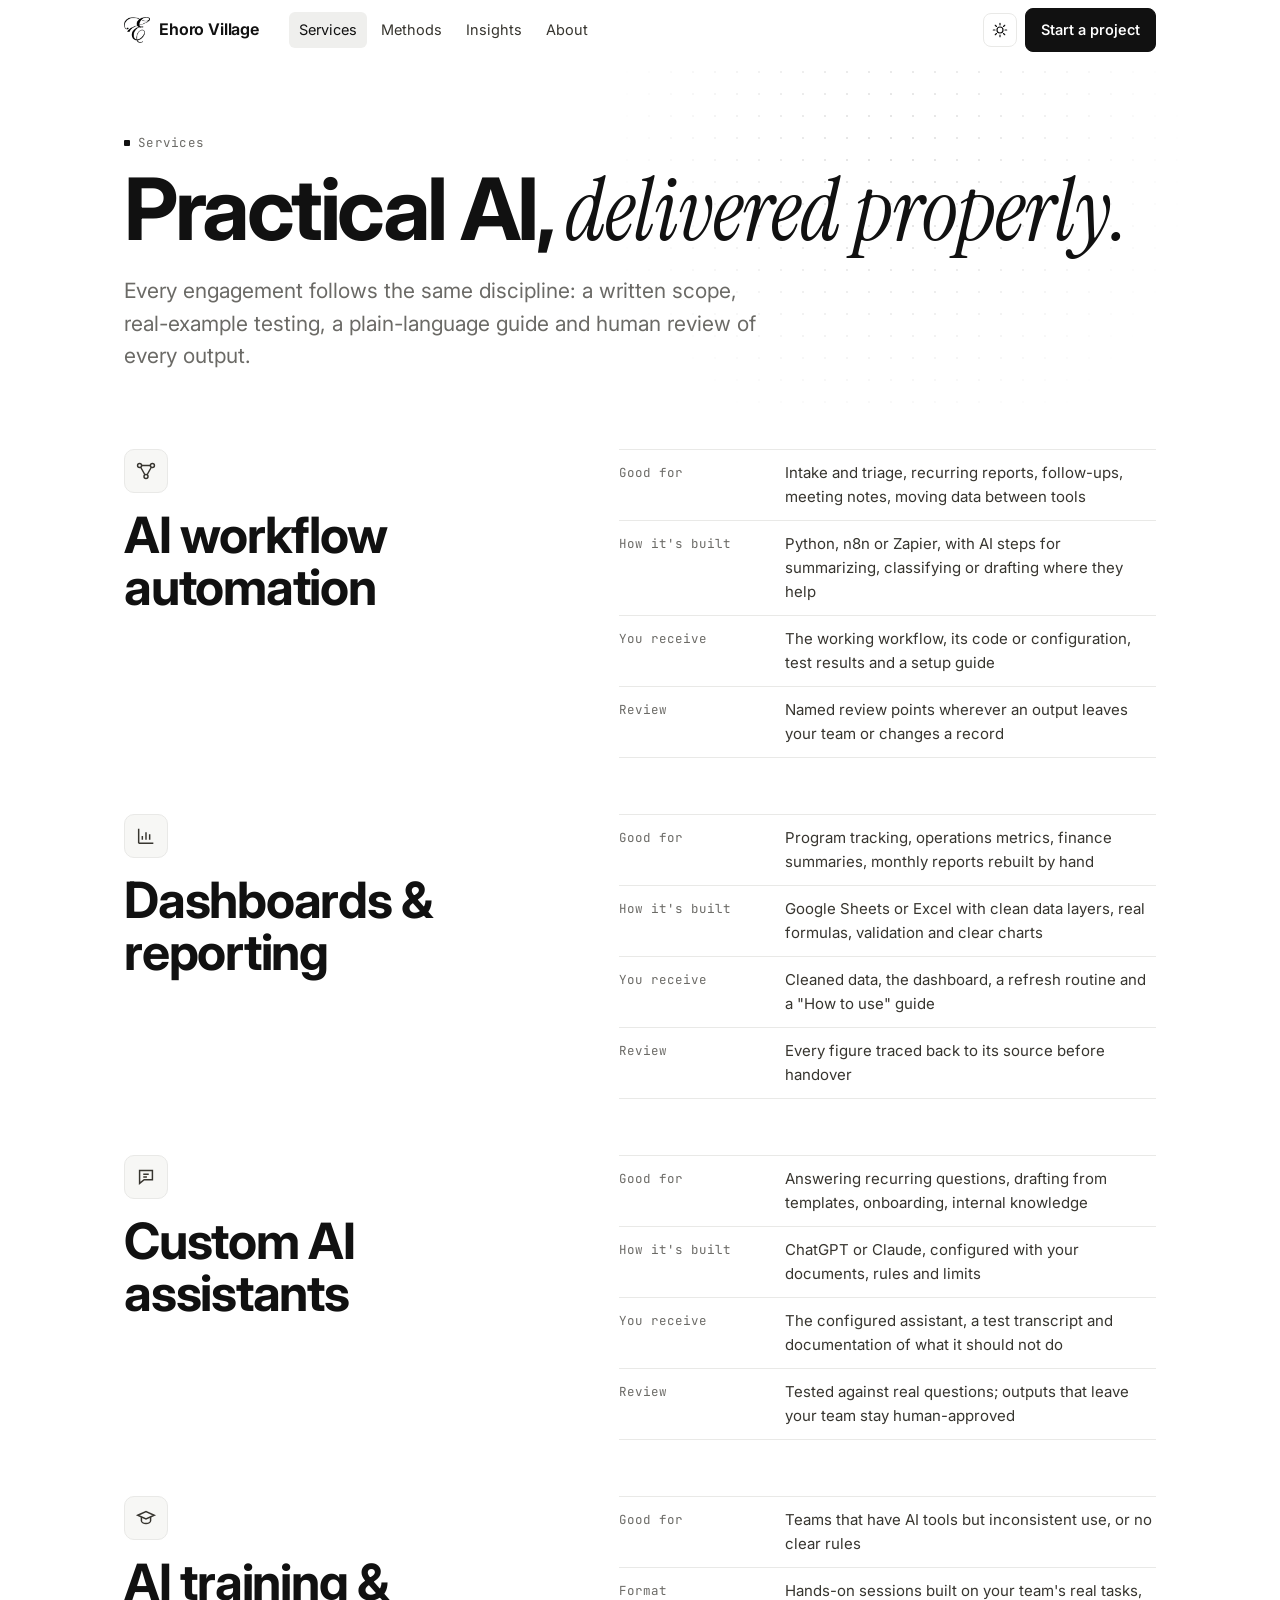
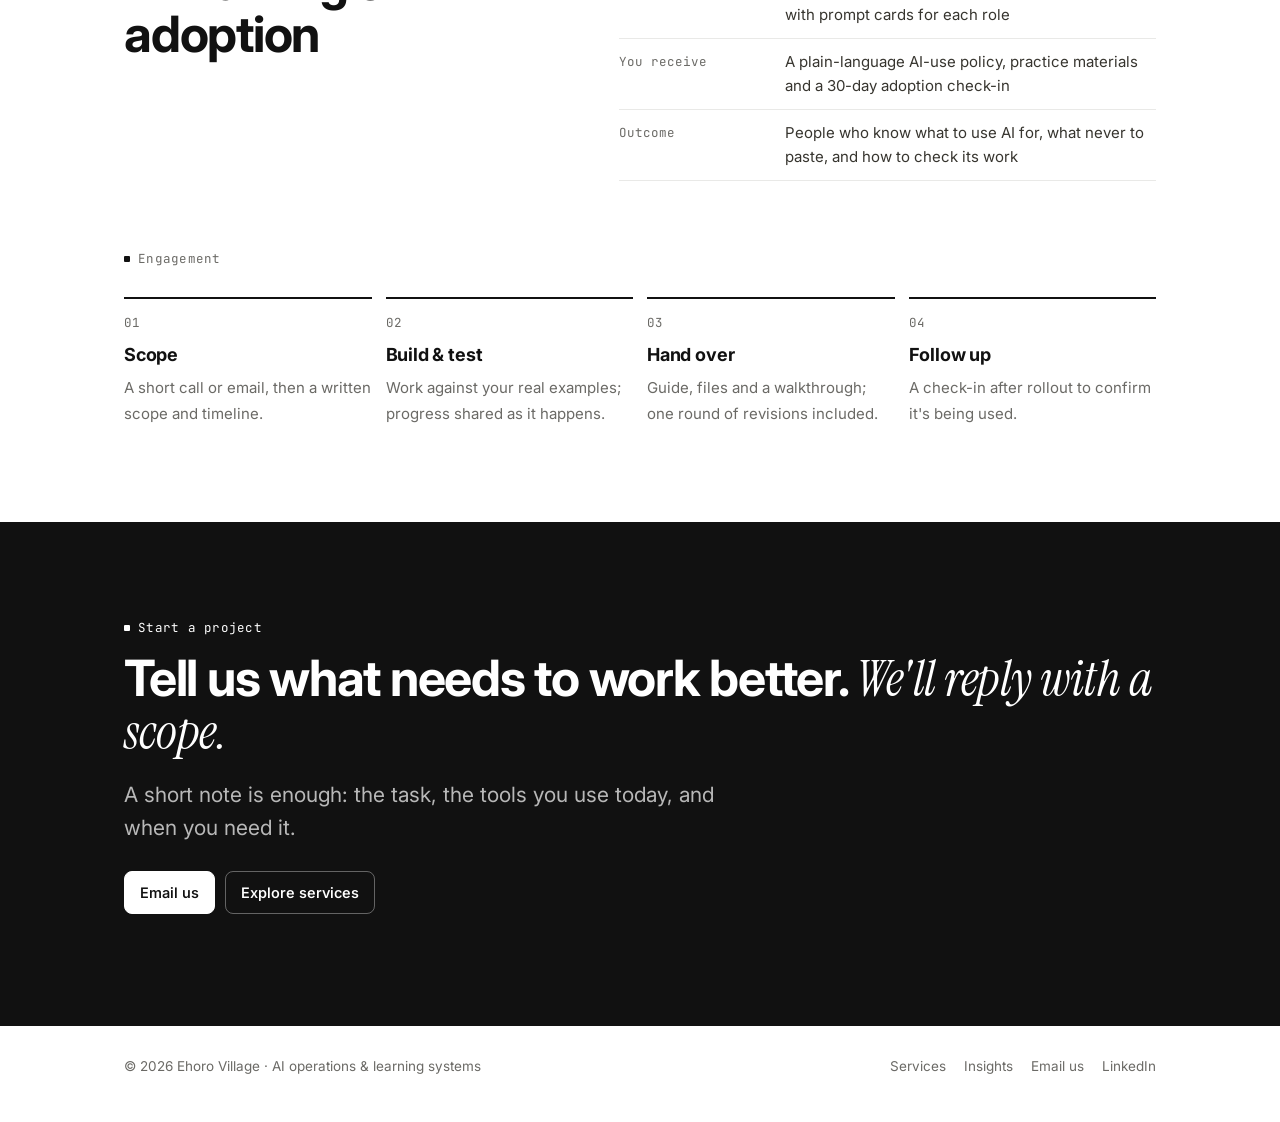
<file: services.html>
<!doctype html>
<html lang="en">
<head>
<meta charset="utf-8">
<meta name="viewport" content="width=device-width,initial-scale=1">
<title>Services · Ehoro Village</title>
<meta name="description" content="AI workflow automation, dashboards and reporting, custom AI assistants, and AI training and adoption for small teams, nonprofits and schools.">
<link rel="canonical" href="https://www.ehorovillage.com/services.html">
<meta property="og:type" content="website"><meta property="og:site_name" content="Ehoro Village"><meta property="og:title" content="Services · Ehoro Village">
<meta property="og:description" content="AI workflow automation, dashboards and reporting, custom AI assistants, and AI training and adoption for small teams, nonprofits and schools."><meta property="og:url" content="https://www.ehorovillage.com/services.html"><meta property="og:image" content="https://www.ehorovillage.com/assets/og.png">
<meta name="twitter:card" content="summary_large_image">
<meta name="theme-color" content="#111111">
<script>document.documentElement.classList.add("js")</script>
<link rel="icon" type="image/png" sizes="32x32" href="assets/favicon-32.png">
<link rel="icon" type="image/png" sizes="192x192" href="assets/favicon-192.png">
<link rel="apple-touch-icon" href="assets/apple-touch-icon.png">
<link rel="alternate" type="application/rss+xml" title="Ehoro Village Insights" href="https://www.ehorovillage.com/blog/feed.xml">
<link rel="preconnect" href="https://fonts.googleapis.com"><link rel="preconnect" href="https://fonts.gstatic.com" crossorigin><link rel="stylesheet" href="https://fonts.googleapis.com/css2?family=Inter:wght@400;500;600;700&family=Instrument+Serif:ital@0;1&family=JetBrains+Mono:wght@400;500&display=swap">
<link rel="stylesheet" href="site.css">

</head>
<body>
<a class="skip" href="#main">Skip to content</a>
<header class="nav"><div class="wrap">
  <a class="brand" href="./"><img class="logo-light" src="assets/logo-e.png" alt="" width="26" height="26"><img class="logo-dark" src="assets/logo-e-white.png" alt="" width="26" height="26"><span>Ehoro Village</span></a>
  <ul><li><a href="services.html" aria-current="page">Services</a></li><li><a href="methods.html">Methods</a></li><li><a href="blog/">Insights</a></li><li><a href="about.html">About</a></li></ul>
  <div class="end">
    <button class="icon-btn" data-toggle-theme aria-label="Switch light or dark">
      <svg width="16" height="16" viewBox="0 0 24 24" fill="none" stroke="currentColor" stroke-width="1.8" stroke-linecap="round"><circle cx="12" cy="12" r="4.5"/><path d="M12 2v2.5M12 19.5V22M2 12h2.5M19.5 12H22M4.9 4.9l1.8 1.8M17.3 17.3l1.8 1.8M4.9 19.1l1.8-1.8M17.3 6.7l1.8-1.8"/></svg>
    </button>
    <a class="btn" href="index.html#start">Start a project</a>
    <button class="icon-btn menu-btn" data-menu aria-label="Open menu" aria-expanded="false" aria-controls="mnav">
      <svg width="16" height="16" viewBox="0 0 24 24" fill="none" stroke="currentColor" stroke-width="1.8" stroke-linecap="round"><path d="M4 7h16M4 12h16M4 17h16"/></svg>
    </button>
  </div>
</div>
<nav class="mnav" id="mnav" hidden aria-label="Menu"><div class="wrap"><a href="services.html">Services</a><a href="methods.html">Methods</a><a href="blog/">Insights</a><a href="about.html">About</a><a href="index.html#start">Start a project</a></div></nav>
</header>
<main id="main">

<section class="hero" style="padding-bottom:20px"><div class="dots" aria-hidden="true"></div><div class="wrap">
  <p class="label">Services</p>
  <h1>Practical AI, <span class="serif">delivered properly.</span></h1>
  <p class="lede">Every engagement follows the same discipline: a written scope, real-example testing, a plain-language guide and human review of every output.</p>
</div></section>
<section id="automation" style="padding-top:28px;padding-bottom:28px"><div class="wrap person"><div class="reveal"><div class="glyph" style="width:44px;height:44px;border:1px solid var(--line);border-radius:10px;display:grid;place-items:center;background:var(--bg-2)"><svg width=22 height=22 stroke=currentColor fill=none stroke-width=1.6 viewBox="0 0 24 24"><circle cx="5" cy="6" r="2.2"/><circle cx="19" cy="6" r="2.2"/><circle cx="12" cy="18" r="2.2"/><path d="M7.2 6h9.6M6.2 7.9l4.6 8.2M17.8 7.9l-4.6 8.2"/></svg></div><h2 style="margin-top:16px">AI workflow automation</h2></div><div class="props reveal"><div><span>Good for</span><span>Intake and triage, recurring reports, follow-ups, meeting notes, moving data between tools</span></div><div><span>How it's built</span><span>Python, n8n or Zapier, with AI steps for summarizing, classifying or drafting where they help</span></div><div><span>You receive</span><span>The working workflow, its code or configuration, test results and a setup guide</span></div><div><span>Review</span><span>Named review points wherever an output leaves your team or changes a record</span></div></div></div></section><section id="data" style="padding-top:28px;padding-bottom:28px"><div class="wrap person"><div class="reveal"><div class="glyph" style="width:44px;height:44px;border:1px solid var(--line);border-radius:10px;display:grid;place-items:center;background:var(--bg-2)"><svg width=22 height=22 stroke=currentColor fill=none stroke-width=1.6 viewBox="0 0 24 24"><path d="M4 20V4M4 20h16"/><path d="M8 16v-4M12 16V8M16 16v-6"/></svg></div><h2 style="margin-top:16px">Dashboards & reporting</h2></div><div class="props reveal"><div><span>Good for</span><span>Program tracking, operations metrics, finance summaries, monthly reports rebuilt by hand</span></div><div><span>How it's built</span><span>Google Sheets or Excel with clean data layers, real formulas, validation and clear charts</span></div><div><span>You receive</span><span>Cleaned data, the dashboard, a refresh routine and a "How to use" guide</span></div><div><span>Review</span><span>Every figure traced back to its source before handover</span></div></div></div></section><section id="assistants" style="padding-top:28px;padding-bottom:28px"><div class="wrap person"><div class="reveal"><div class="glyph" style="width:44px;height:44px;border:1px solid var(--line);border-radius:10px;display:grid;place-items:center;background:var(--bg-2)"><svg width=22 height=22 stroke=currentColor fill=none stroke-width=1.6 viewBox="0 0 24 24"><path d="M5 5h14v10H10l-5 4z"/><path d="M9 9h6M9 12h4"/></svg></div><h2 style="margin-top:16px">Custom AI assistants</h2></div><div class="props reveal"><div><span>Good for</span><span>Answering recurring questions, drafting from templates, onboarding, internal knowledge</span></div><div><span>How it's built</span><span>ChatGPT or Claude, configured with your documents, rules and limits</span></div><div><span>You receive</span><span>The configured assistant, a test transcript and documentation of what it should not do</span></div><div><span>Review</span><span>Tested against real questions; outputs that leave your team stay human-approved</span></div></div></div></section><section id="training" style="padding-top:28px;padding-bottom:28px"><div class="wrap person"><div class="reveal"><div class="glyph" style="width:44px;height:44px;border:1px solid var(--line);border-radius:10px;display:grid;place-items:center;background:var(--bg-2)"><svg width=22 height=22 stroke=currentColor fill=none stroke-width=1.6 viewBox="0 0 24 24"><path d="M3 9l9-4 9 4-9 4z"/><path d="M7 11v4c0 1.5 2.2 3 5 3s5-1.5 5-3v-4"/></svg></div><h2 style="margin-top:16px">AI training & adoption</h2></div><div class="props reveal"><div><span>Good for</span><span>Teams that have AI tools but inconsistent use, or no clear rules</span></div><div><span>Format</span><span>Hands-on sessions built on your team's real tasks, with prompt cards for each role</span></div><div><span>You receive</span><span>A plain-language AI-use policy, practice materials and a 30-day adoption check-in</span></div><div><span>Outcome</span><span>People who know what to use AI for, what never to paste, and how to check its work</span></div></div></div></section>
<section style="padding-top:40px"><div class="wrap">
  <p class="label">Engagement</p>
  <div class="steps">
    <div><b>Scope</b><span>A short call or email, then a written scope and timeline.</span></div>
    <div><b>Build &amp; test</b><span>Work against your real examples; progress shared as it happens.</span></div>
    <div><b>Hand over</b><span>Guide, files and a walkthrough; one round of revisions included.</span></div>
    <div><b>Follow up</b><span>A check-in after rollout to confirm it's being used.</span></div>
  </div>
</div></section>
<section class="band" id="start"><div class="wrap">
  <p class="label">Start a project</p>
  <h2>Tell us what needs to work better. <span class="serif">We'll reply with a scope.</span></h2>
  <p class="lede">A short note is enough: the task, the tools you use today, and when you need it.</p>
  <p class="cta" style="margin-top:26px"><a class="btn" href="mailto:hello@ehorovillage.com?subject=Project%20inquiry&amp;body=What%20we%20want%20to%20improve%3A%0ATools%20we%20use%20today%3A%0ATimeline%3A">Email us</a>
  <a class="btn ghost" href="services.html">Explore services</a></p>
</div></section>

</main>
<footer><div class="wrap">
  <span>© 2026 Ehoro Village · AI operations &amp; learning systems</span>
  <span class="right"><a href="services.html">Services</a><a href="blog/">Insights</a><a href="mailto:hello@ehorovillage.com">Email us</a><a href="https://www.linkedin.com/company/ehoro-village/">LinkedIn</a></span>
</div></footer>
<script src="site.js" defer></script>
</body>
</html>
</file>
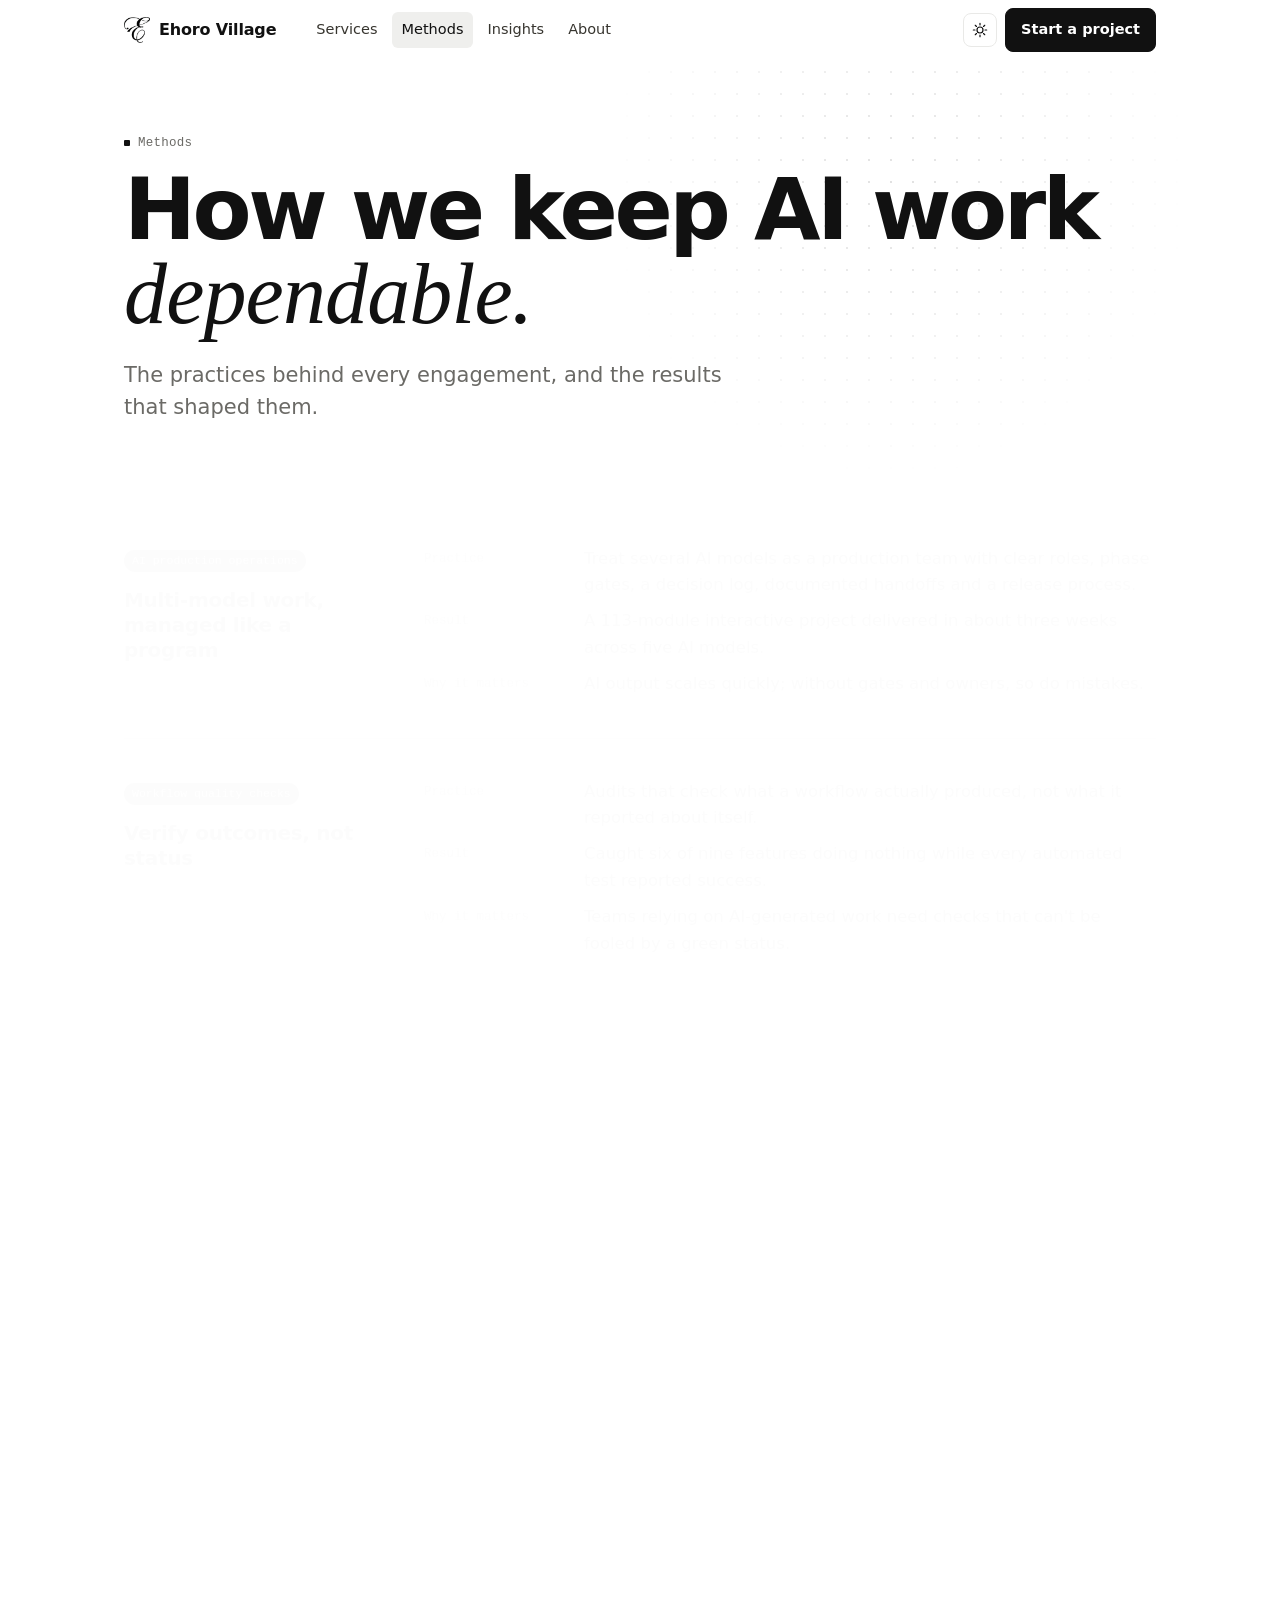
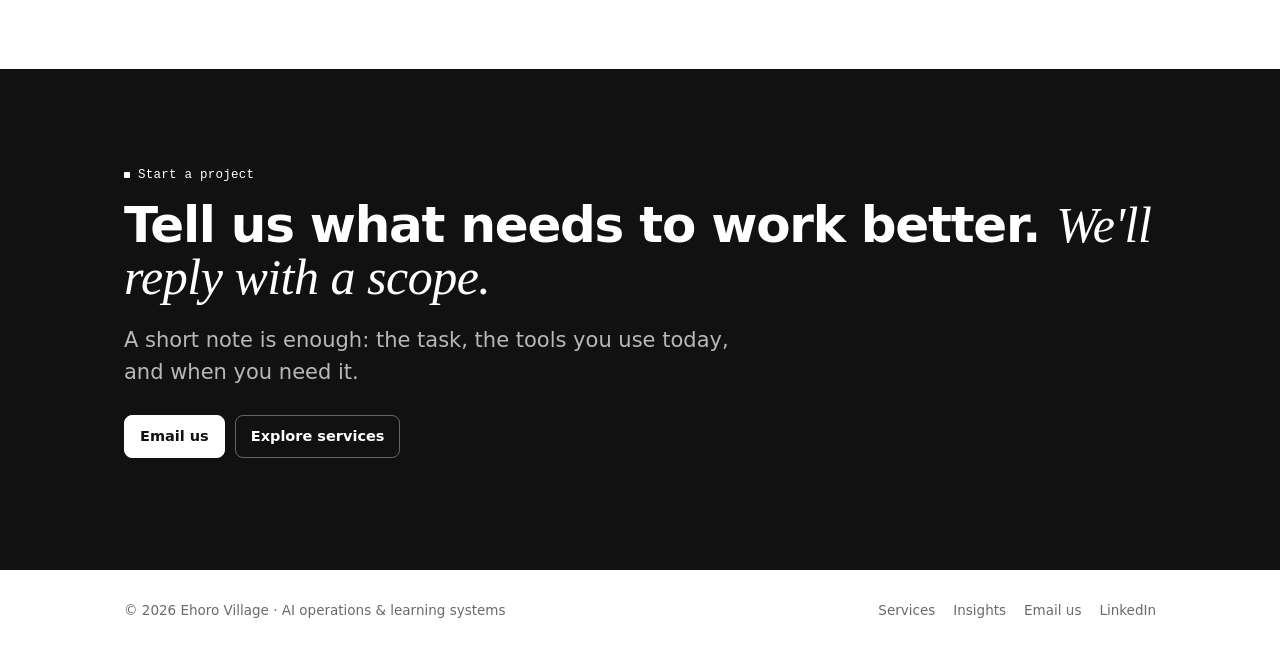
<file: work.html>
<!doctype html><html lang="en"><head><meta charset="utf-8"><title>Methods · Ehoro Village</title><link rel="canonical" href="https://www.ehorovillage.com/methods.html"><meta http-equiv="refresh" content="0; url=methods.html"></head><body><p>This page moved to <a href="methods.html">Methods</a>.</p></body></html>
</file>
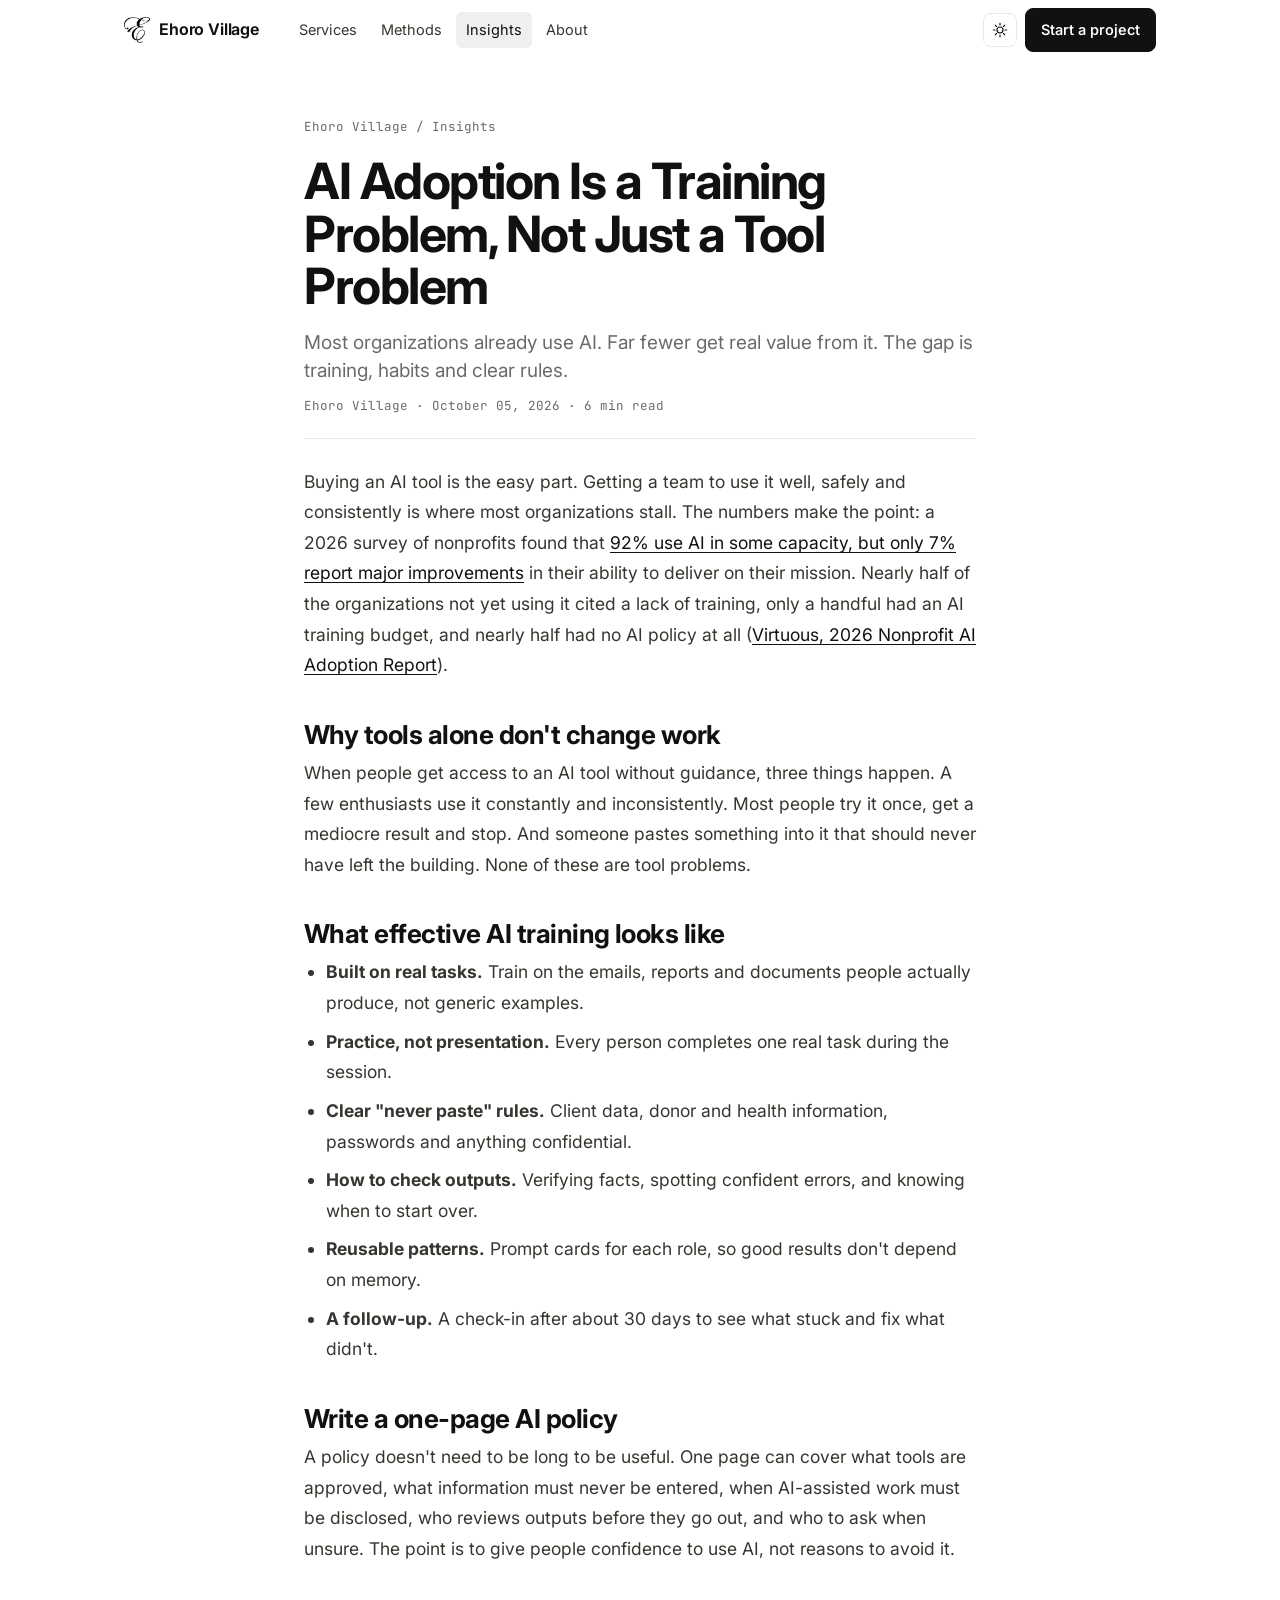
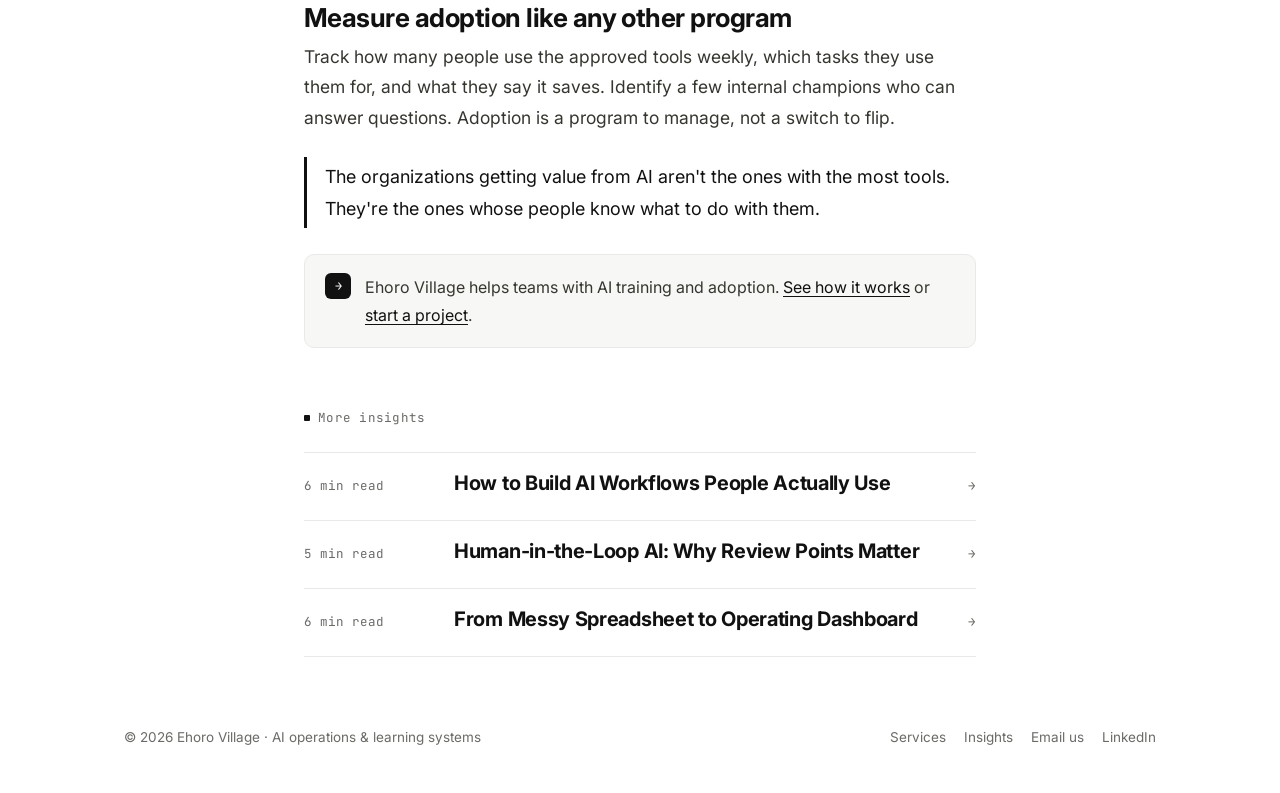
<file: blog/ai-adoption-is-a-training-problem.html>
<!doctype html>
<html lang="en">
<head>
<meta charset="utf-8">
<meta name="viewport" content="width=device-width,initial-scale=1">
<title>AI Adoption Is a Training Problem · Ehoro Village</title>
<meta name="description" content="Most organizations already use AI. Far fewer get real value from it. The gap is training, habits and clear rules.">
<link rel="canonical" href="https://www.ehorovillage.com/blog/ai-adoption-is-a-training-problem.html">
<meta property="og:type" content="article"><meta property="og:site_name" content="Ehoro Village"><meta property="og:title" content="AI Adoption Is a Training Problem · Ehoro Village">
<meta property="og:description" content="Most organizations already use AI. Far fewer get real value from it. The gap is training, habits and clear rules."><meta property="og:url" content="https://www.ehorovillage.com/blog/ai-adoption-is-a-training-problem.html"><meta property="og:image" content="https://www.ehorovillage.com/assets/og.png">
<meta name="twitter:card" content="summary_large_image">
<meta name="theme-color" content="#111111">
<script>document.documentElement.classList.add("js")</script>
<link rel="icon" type="image/png" sizes="32x32" href="../assets/favicon-32.png">
<link rel="icon" type="image/png" sizes="192x192" href="../assets/favicon-192.png">
<link rel="apple-touch-icon" href="../assets/apple-touch-icon.png">
<link rel="alternate" type="application/rss+xml" title="Ehoro Village Insights" href="https://www.ehorovillage.com/blog/feed.xml">
<link rel="preconnect" href="https://fonts.googleapis.com"><link rel="preconnect" href="https://fonts.gstatic.com" crossorigin><link rel="stylesheet" href="https://fonts.googleapis.com/css2?family=Inter:wght@400;500;600;700&family=Instrument+Serif:ital@0;1&family=JetBrains+Mono:wght@400;500&display=swap">
<link rel="stylesheet" href="../site.css">
<script type="application/ld+json">{"@context": "https://schema.org", "@type": "Article", "headline": "AI Adoption Is a Training Problem, Not Just a Tool Problem", "description": "Most organizations already use AI. Far fewer get real value from it. The gap is training, habits and clear rules.", "datePublished": "2026-10-05", "dateModified": "2026-10-05", "author": {"@type": "Organization", "name": "Ehoro Village", "url": "https://www.ehorovillage.com/"}, "publisher": {"@type": "Organization", "@id": "https://www.ehorovillage.com/#org", "name": "Ehoro Village", "url": "https://www.ehorovillage.com/", "email": "hello@ehorovillage.com", "logo": "https://www.ehorovillage.com/assets/logo-e.png", "image": "https://www.ehorovillage.com/assets/og.png", "description": "Ehoro Village builds practical AI workflows, dashboards, assistants and training systems for teams that need technology people will actually use.", "areaServed": "United States", "sameAs": ["https://www.linkedin.com/company/ehoro-village/", "https://www.instagram.com/ehorovillage"], "knowsAbout": ["AI workflow automation", "Dashboards and reporting", "Custom AI assistants", "AI training and adoption", "Human-in-the-loop AI", "Learning design"]}, "mainEntityOfPage": "https://www.ehorovillage.com/blog/ai-adoption-is-a-training-problem.html", "image": "https://www.ehorovillage.com/assets/og.png"}</script>
</head>
<body>
<a class="skip" href="#main">Skip to content</a>
<header class="nav"><div class="wrap">
  <a class="brand" href="../"><img class="logo-light" src="../assets/logo-e.png" alt="" width="26" height="26"><img class="logo-dark" src="../assets/logo-e-white.png" alt="" width="26" height="26"><span>Ehoro Village</span></a>
  <ul><li><a href="../services.html">Services</a></li><li><a href="../methods.html">Methods</a></li><li><a href="../blog/" aria-current="page">Insights</a></li><li><a href="../about.html">About</a></li></ul>
  <div class="end">
    <button class="icon-btn" data-toggle-theme aria-label="Switch light or dark">
      <svg width="16" height="16" viewBox="0 0 24 24" fill="none" stroke="currentColor" stroke-width="1.8" stroke-linecap="round"><circle cx="12" cy="12" r="4.5"/><path d="M12 2v2.5M12 19.5V22M2 12h2.5M19.5 12H22M4.9 4.9l1.8 1.8M17.3 17.3l1.8 1.8M4.9 19.1l1.8-1.8M17.3 6.7l1.8-1.8"/></svg>
    </button>
    <a class="btn" href="../index.html#start">Start a project</a>
    <button class="icon-btn menu-btn" data-menu aria-label="Open menu" aria-expanded="false" aria-controls="mnav">
      <svg width="16" height="16" viewBox="0 0 24 24" fill="none" stroke="currentColor" stroke-width="1.8" stroke-linecap="round"><path d="M4 7h16M4 12h16M4 17h16"/></svg>
    </button>
  </div>
</div>
<nav class="mnav" id="mnav" hidden aria-label="Menu"><div class="wrap"><a href="../services.html">Services</a><a href="../methods.html">Methods</a><a href="../blog/">Insights</a><a href="../about.html">About</a><a href="../index.html#start">Start a project</a></div></nav>
</header>
<main id="main">

<article class="article">
  <div class="crumbs"><a href="../">Ehoro Village</a> / <a href="./">Insights</a></div>
  <h1>AI Adoption Is a Training Problem, Not Just a Tool Problem</h1>
  <p class="dek">Most organizations already use AI. Far fewer get real value from it. The gap is training, habits and clear rules.</p>
  <div class="byline">Ehoro Village · <time datetime="2026-10-05">October 05, 2026</time> · 6 min read</div>
  <div class="prose">
<p>Buying an AI tool is the easy part. Getting a team to use it well, safely and consistently is where most organizations stall. The numbers make the point: a 2026 survey of nonprofits found that <a href="https://www.nonprofitpro.com/article/nonprofit-ai-adoption-hits-92-but-only-7-see-major-impact/">92% use AI in some capacity, but only 7% report major improvements</a> in their ability to deliver on their mission. Nearly half of the organizations not yet using it cited a lack of training, only a handful had an AI training budget, and nearly half had no AI policy at all (<a href="https://virtuous.org/blog/2026-nonprofit-ai-adoption-report/">Virtuous, 2026 Nonprofit AI Adoption Report</a>).</p>

<h2>Why tools alone don't change work</h2>
<p>When people get access to an AI tool without guidance, three things happen. A few enthusiasts use it constantly and inconsistently. Most people try it once, get a mediocre result and stop. And someone pastes something into it that should never have left the building. None of these are tool problems.</p>

<h2>What effective AI training looks like</h2>
<ul>
<li><b>Built on real tasks.</b> Train on the emails, reports and documents people actually produce, not generic examples.</li>
<li><b>Practice, not presentation.</b> Every person completes one real task during the session.</li>
<li><b>Clear "never paste" rules.</b> Client data, donor and health information, passwords and anything confidential.</li>
<li><b>How to check outputs.</b> Verifying facts, spotting confident errors, and knowing when to start over.</li>
<li><b>Reusable patterns.</b> Prompt cards for each role, so good results don't depend on memory.</li>
<li><b>A follow-up.</b> A check-in after about 30 days to see what stuck and fix what didn't.</li>
</ul>

<h2>Write a one-page AI policy</h2>
<p>A policy doesn't need to be long to be useful. One page can cover what tools are approved, what information must never be entered, when AI-assisted work must be disclosed, who reviews outputs before they go out, and who to ask when unsure. The point is to give people confidence to use AI, not reasons to avoid it.</p>

<h2>Measure adoption like any other program</h2>
<p>Track how many people use the approved tools weekly, which tasks they use them for, and what they say it saves. Identify a few internal champions who can answer questions. Adoption is a program to manage, not a switch to flip.</p>

<blockquote>The organizations getting value from AI aren't the ones with the most tools. They're the ones whose people know what to do with them.</blockquote>

  <div class="callout"><span class="sq">→</span><div>Ehoro Village helps teams with AI training and adoption. <a href="../services.html#training">See how it works</a> or <a href="mailto:hello@ehorovillage.com?subject=Project%20inquiry">start a project</a>.</div></div>
  </div>
</article>
<section class="related" style="padding-top:0"><p class="label">More insights</p><div class="posts"><a class="post-row" href="ai-workflows-people-actually-use.html"><time datetime="2026-10-05">6 min read</time><div><h3>How to Build AI Workflows People Actually Use</h3></div><span class="rt">→</span></a><a class="post-row" href="human-in-the-loop-ai-review-points.html"><time datetime="2026-10-05">5 min read</time><div><h3>Human-in-the-Loop AI: Why Review Points Matter</h3></div><span class="rt">→</span></a><a class="post-row" href="messy-spreadsheet-to-operating-dashboard.html"><time datetime="2026-10-05">6 min read</time><div><h3>From Messy Spreadsheet to Operating Dashboard</h3></div><span class="rt">→</span></a></div></section>

</main>
<footer><div class="wrap">
  <span>© 2026 Ehoro Village · AI operations &amp; learning systems</span>
  <span class="right"><a href="../services.html">Services</a><a href="../blog/">Insights</a><a href="mailto:hello@ehorovillage.com">Email us</a><a href="https://www.linkedin.com/company/ehoro-village/">LinkedIn</a></span>
</div></footer>
<script src="../site.js" defer></script>
</body>
</html>
</file>
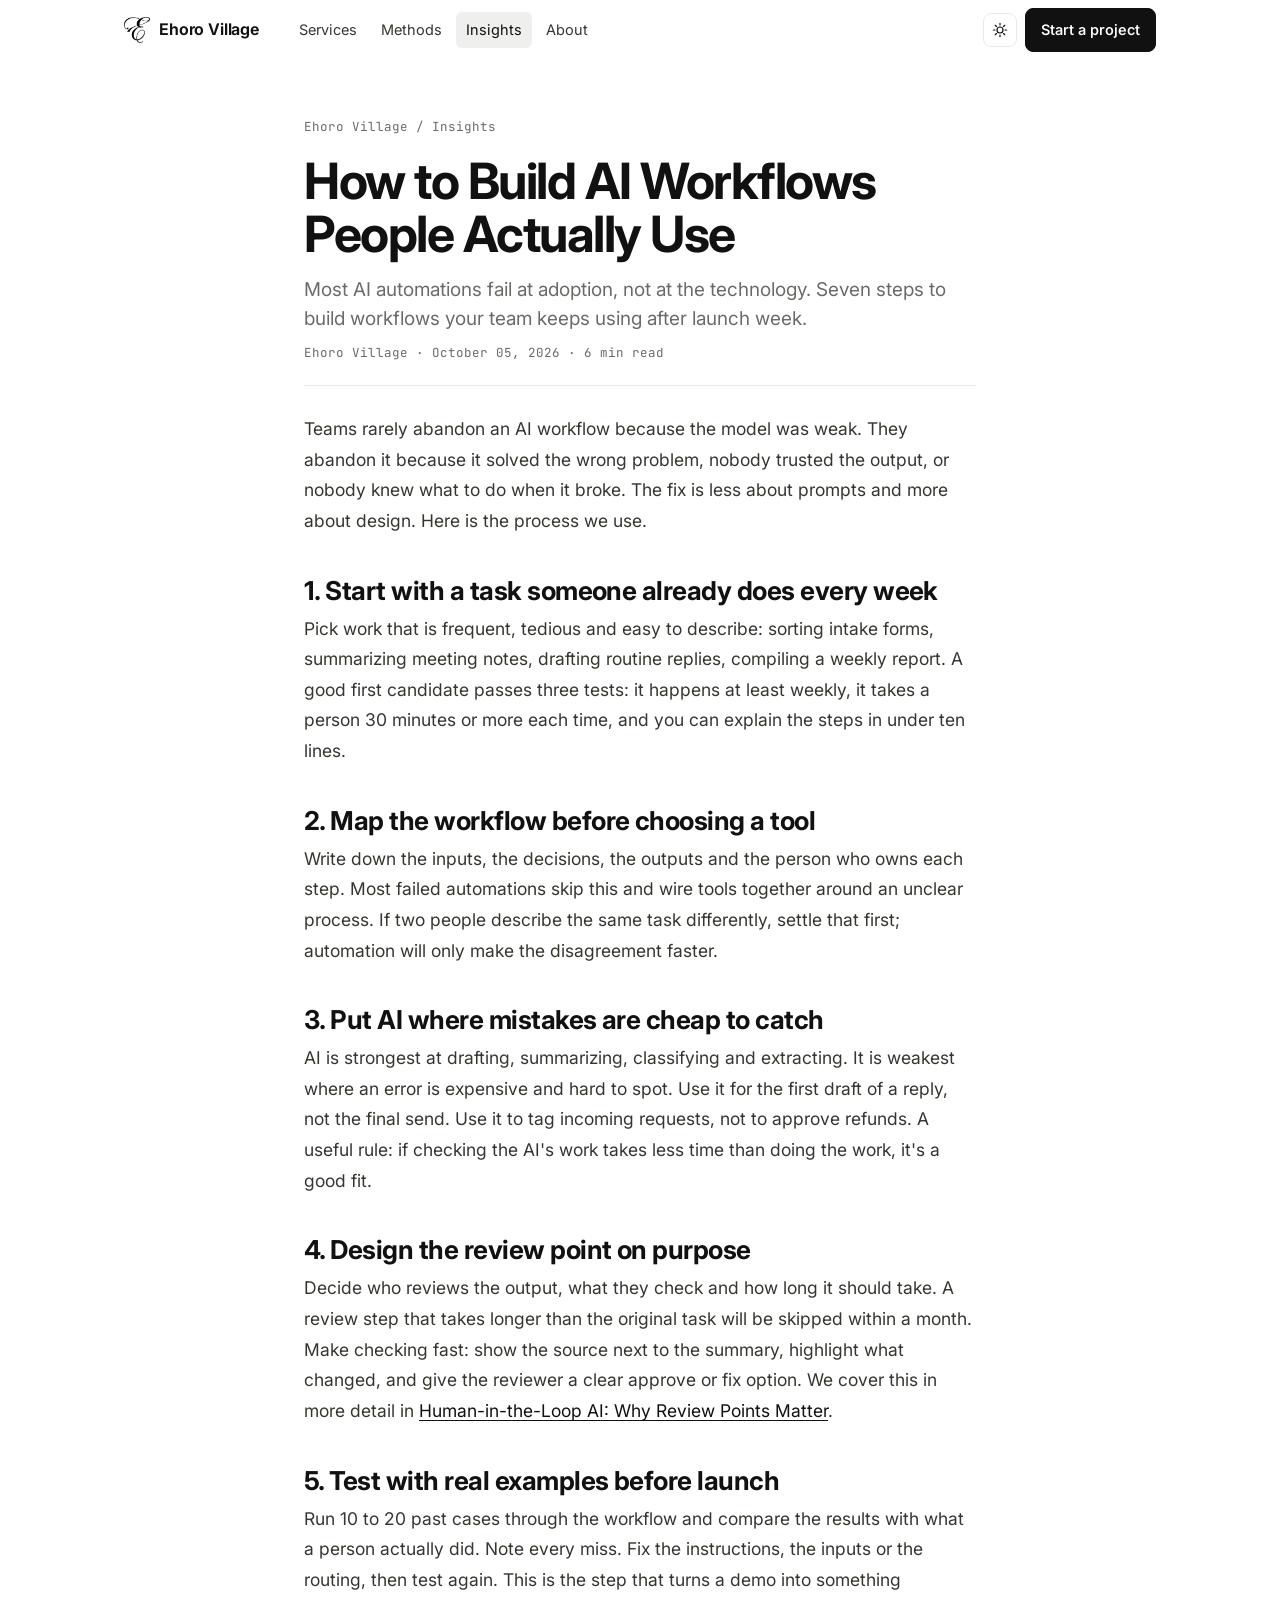
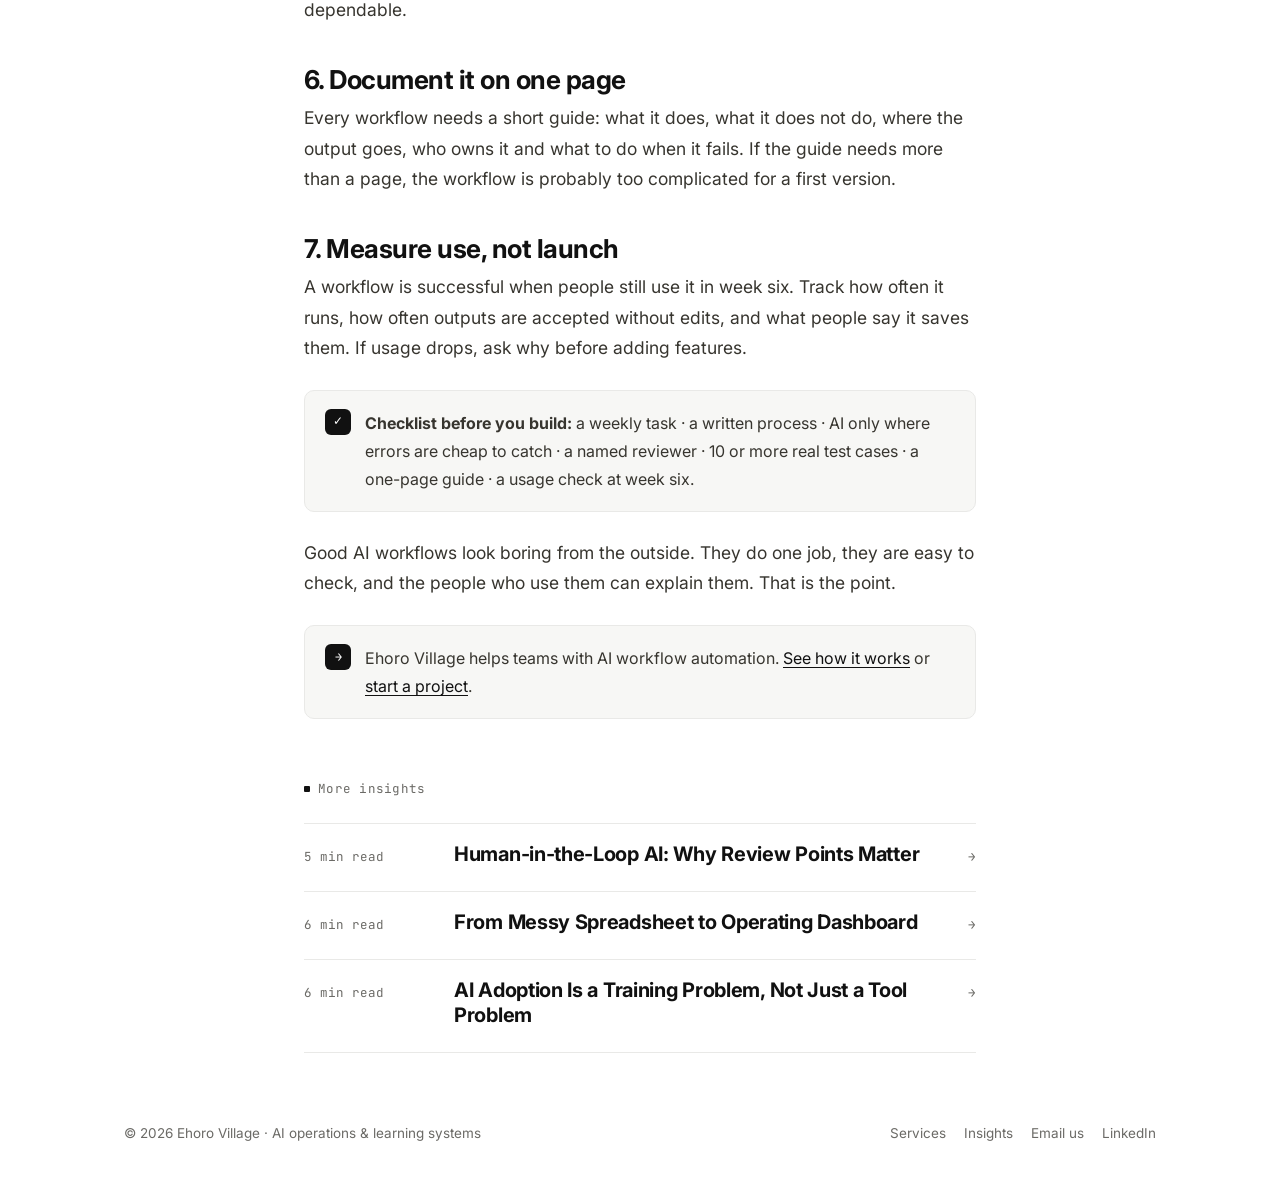
<file: blog/ai-workflows-people-actually-use.html>
<!doctype html>
<html lang="en">
<head>
<meta charset="utf-8">
<meta name="viewport" content="width=device-width,initial-scale=1">
<title>How to Build AI Workflows People Actually Use · Ehoro Village</title>
<meta name="description" content="Most AI automations fail at adoption, not at the technology. Seven steps to build workflows your team keeps using after launch week.">
<link rel="canonical" href="https://www.ehorovillage.com/blog/ai-workflows-people-actually-use.html">
<meta property="og:type" content="article"><meta property="og:site_name" content="Ehoro Village"><meta property="og:title" content="How to Build AI Workflows People Actually Use · Ehoro Village">
<meta property="og:description" content="Most AI automations fail at adoption, not at the technology. Seven steps to build workflows your team keeps using after launch week."><meta property="og:url" content="https://www.ehorovillage.com/blog/ai-workflows-people-actually-use.html"><meta property="og:image" content="https://www.ehorovillage.com/assets/og.png">
<meta name="twitter:card" content="summary_large_image">
<meta name="theme-color" content="#111111">
<script>document.documentElement.classList.add("js")</script>
<link rel="icon" type="image/png" sizes="32x32" href="../assets/favicon-32.png">
<link rel="icon" type="image/png" sizes="192x192" href="../assets/favicon-192.png">
<link rel="apple-touch-icon" href="../assets/apple-touch-icon.png">
<link rel="alternate" type="application/rss+xml" title="Ehoro Village Insights" href="https://www.ehorovillage.com/blog/feed.xml">
<link rel="preconnect" href="https://fonts.googleapis.com"><link rel="preconnect" href="https://fonts.gstatic.com" crossorigin><link rel="stylesheet" href="https://fonts.googleapis.com/css2?family=Inter:wght@400;500;600;700&family=Instrument+Serif:ital@0;1&family=JetBrains+Mono:wght@400;500&display=swap">
<link rel="stylesheet" href="../site.css">
<script type="application/ld+json">{"@context": "https://schema.org", "@type": "Article", "headline": "How to Build AI Workflows People Actually Use", "description": "Most AI automations fail at adoption, not at the technology. Seven steps to build workflows your team keeps using after launch week.", "datePublished": "2026-10-05", "dateModified": "2026-10-05", "author": {"@type": "Organization", "name": "Ehoro Village", "url": "https://www.ehorovillage.com/"}, "publisher": {"@type": "Organization", "@id": "https://www.ehorovillage.com/#org", "name": "Ehoro Village", "url": "https://www.ehorovillage.com/", "email": "hello@ehorovillage.com", "logo": "https://www.ehorovillage.com/assets/logo-e.png", "image": "https://www.ehorovillage.com/assets/og.png", "description": "Ehoro Village builds practical AI workflows, dashboards, assistants and training systems for teams that need technology people will actually use.", "areaServed": "United States", "sameAs": ["https://www.linkedin.com/company/ehoro-village/", "https://www.instagram.com/ehorovillage"], "knowsAbout": ["AI workflow automation", "Dashboards and reporting", "Custom AI assistants", "AI training and adoption", "Human-in-the-loop AI", "Learning design"]}, "mainEntityOfPage": "https://www.ehorovillage.com/blog/ai-workflows-people-actually-use.html", "image": "https://www.ehorovillage.com/assets/og.png"}</script>
</head>
<body>
<a class="skip" href="#main">Skip to content</a>
<header class="nav"><div class="wrap">
  <a class="brand" href="../"><img class="logo-light" src="../assets/logo-e.png" alt="" width="26" height="26"><img class="logo-dark" src="../assets/logo-e-white.png" alt="" width="26" height="26"><span>Ehoro Village</span></a>
  <ul><li><a href="../services.html">Services</a></li><li><a href="../methods.html">Methods</a></li><li><a href="../blog/" aria-current="page">Insights</a></li><li><a href="../about.html">About</a></li></ul>
  <div class="end">
    <button class="icon-btn" data-toggle-theme aria-label="Switch light or dark">
      <svg width="16" height="16" viewBox="0 0 24 24" fill="none" stroke="currentColor" stroke-width="1.8" stroke-linecap="round"><circle cx="12" cy="12" r="4.5"/><path d="M12 2v2.5M12 19.5V22M2 12h2.5M19.5 12H22M4.9 4.9l1.8 1.8M17.3 17.3l1.8 1.8M4.9 19.1l1.8-1.8M17.3 6.7l1.8-1.8"/></svg>
    </button>
    <a class="btn" href="../index.html#start">Start a project</a>
    <button class="icon-btn menu-btn" data-menu aria-label="Open menu" aria-expanded="false" aria-controls="mnav">
      <svg width="16" height="16" viewBox="0 0 24 24" fill="none" stroke="currentColor" stroke-width="1.8" stroke-linecap="round"><path d="M4 7h16M4 12h16M4 17h16"/></svg>
    </button>
  </div>
</div>
<nav class="mnav" id="mnav" hidden aria-label="Menu"><div class="wrap"><a href="../services.html">Services</a><a href="../methods.html">Methods</a><a href="../blog/">Insights</a><a href="../about.html">About</a><a href="../index.html#start">Start a project</a></div></nav>
</header>
<main id="main">

<article class="article">
  <div class="crumbs"><a href="../">Ehoro Village</a> / <a href="./">Insights</a></div>
  <h1>How to Build AI Workflows People Actually Use</h1>
  <p class="dek">Most AI automations fail at adoption, not at the technology. Seven steps to build workflows your team keeps using after launch week.</p>
  <div class="byline">Ehoro Village · <time datetime="2026-10-05">October 05, 2026</time> · 6 min read</div>
  <div class="prose">
<p>Teams rarely abandon an AI workflow because the model was weak. They abandon it because it solved the wrong problem, nobody trusted the output, or nobody knew what to do when it broke. The fix is less about prompts and more about design. Here is the process we use.</p>

<h2>1. Start with a task someone already does every week</h2>
<p>Pick work that is frequent, tedious and easy to describe: sorting intake forms, summarizing meeting notes, drafting routine replies, compiling a weekly report. A good first candidate passes three tests: it happens at least weekly, it takes a person 30 minutes or more each time, and you can explain the steps in under ten lines.</p>

<h2>2. Map the workflow before choosing a tool</h2>
<p>Write down the inputs, the decisions, the outputs and the person who owns each step. Most failed automations skip this and wire tools together around an unclear process. If two people describe the same task differently, settle that first; automation will only make the disagreement faster.</p>

<h2>3. Put AI where mistakes are cheap to catch</h2>
<p>AI is strongest at drafting, summarizing, classifying and extracting. It is weakest where an error is expensive and hard to spot. Use it for the first draft of a reply, not the final send. Use it to tag incoming requests, not to approve refunds. A useful rule: if checking the AI's work takes less time than doing the work, it's a good fit.</p>

<h2>4. Design the review point on purpose</h2>
<p>Decide who reviews the output, what they check and how long it should take. A review step that takes longer than the original task will be skipped within a month. Make checking fast: show the source next to the summary, highlight what changed, and give the reviewer a clear approve or fix option. We cover this in more detail in <a href="human-in-the-loop-ai-review-points.html">Human-in-the-Loop AI: Why Review Points Matter</a>.</p>

<h2>5. Test with real examples before launch</h2>
<p>Run 10 to 20 past cases through the workflow and compare the results with what a person actually did. Note every miss. Fix the instructions, the inputs or the routing, then test again. This is the step that turns a demo into something dependable.</p>

<h2>6. Document it on one page</h2>
<p>Every workflow needs a short guide: what it does, what it does not do, where the output goes, who owns it and what to do when it fails. If the guide needs more than a page, the workflow is probably too complicated for a first version.</p>

<h2>7. Measure use, not launch</h2>
<p>A workflow is successful when people still use it in week six. Track how often it runs, how often outputs are accepted without edits, and what people say it saves them. If usage drops, ask why before adding features.</p>

<div class="callout"><span class="sq">✓</span><div><b>Checklist before you build:</b> a weekly task · a written process · AI only where errors are cheap to catch · a named reviewer · 10 or more real test cases · a one-page guide · a usage check at week six.</div></div>

<p>Good AI workflows look boring from the outside. They do one job, they are easy to check, and the people who use them can explain them. That is the point.</p>

  <div class="callout"><span class="sq">→</span><div>Ehoro Village helps teams with AI workflow automation. <a href="../services.html#automation">See how it works</a> or <a href="mailto:hello@ehorovillage.com?subject=Project%20inquiry">start a project</a>.</div></div>
  </div>
</article>
<section class="related" style="padding-top:0"><p class="label">More insights</p><div class="posts"><a class="post-row" href="human-in-the-loop-ai-review-points.html"><time datetime="2026-10-05">5 min read</time><div><h3>Human-in-the-Loop AI: Why Review Points Matter</h3></div><span class="rt">→</span></a><a class="post-row" href="messy-spreadsheet-to-operating-dashboard.html"><time datetime="2026-10-05">6 min read</time><div><h3>From Messy Spreadsheet to Operating Dashboard</h3></div><span class="rt">→</span></a><a class="post-row" href="ai-adoption-is-a-training-problem.html"><time datetime="2026-10-05">6 min read</time><div><h3>AI Adoption Is a Training Problem, Not Just a Tool Problem</h3></div><span class="rt">→</span></a></div></section>

</main>
<footer><div class="wrap">
  <span>© 2026 Ehoro Village · AI operations &amp; learning systems</span>
  <span class="right"><a href="../services.html">Services</a><a href="../blog/">Insights</a><a href="mailto:hello@ehorovillage.com">Email us</a><a href="https://www.linkedin.com/company/ehoro-village/">LinkedIn</a></span>
</div></footer>
<script src="../site.js" defer></script>
</body>
</html>
</file>
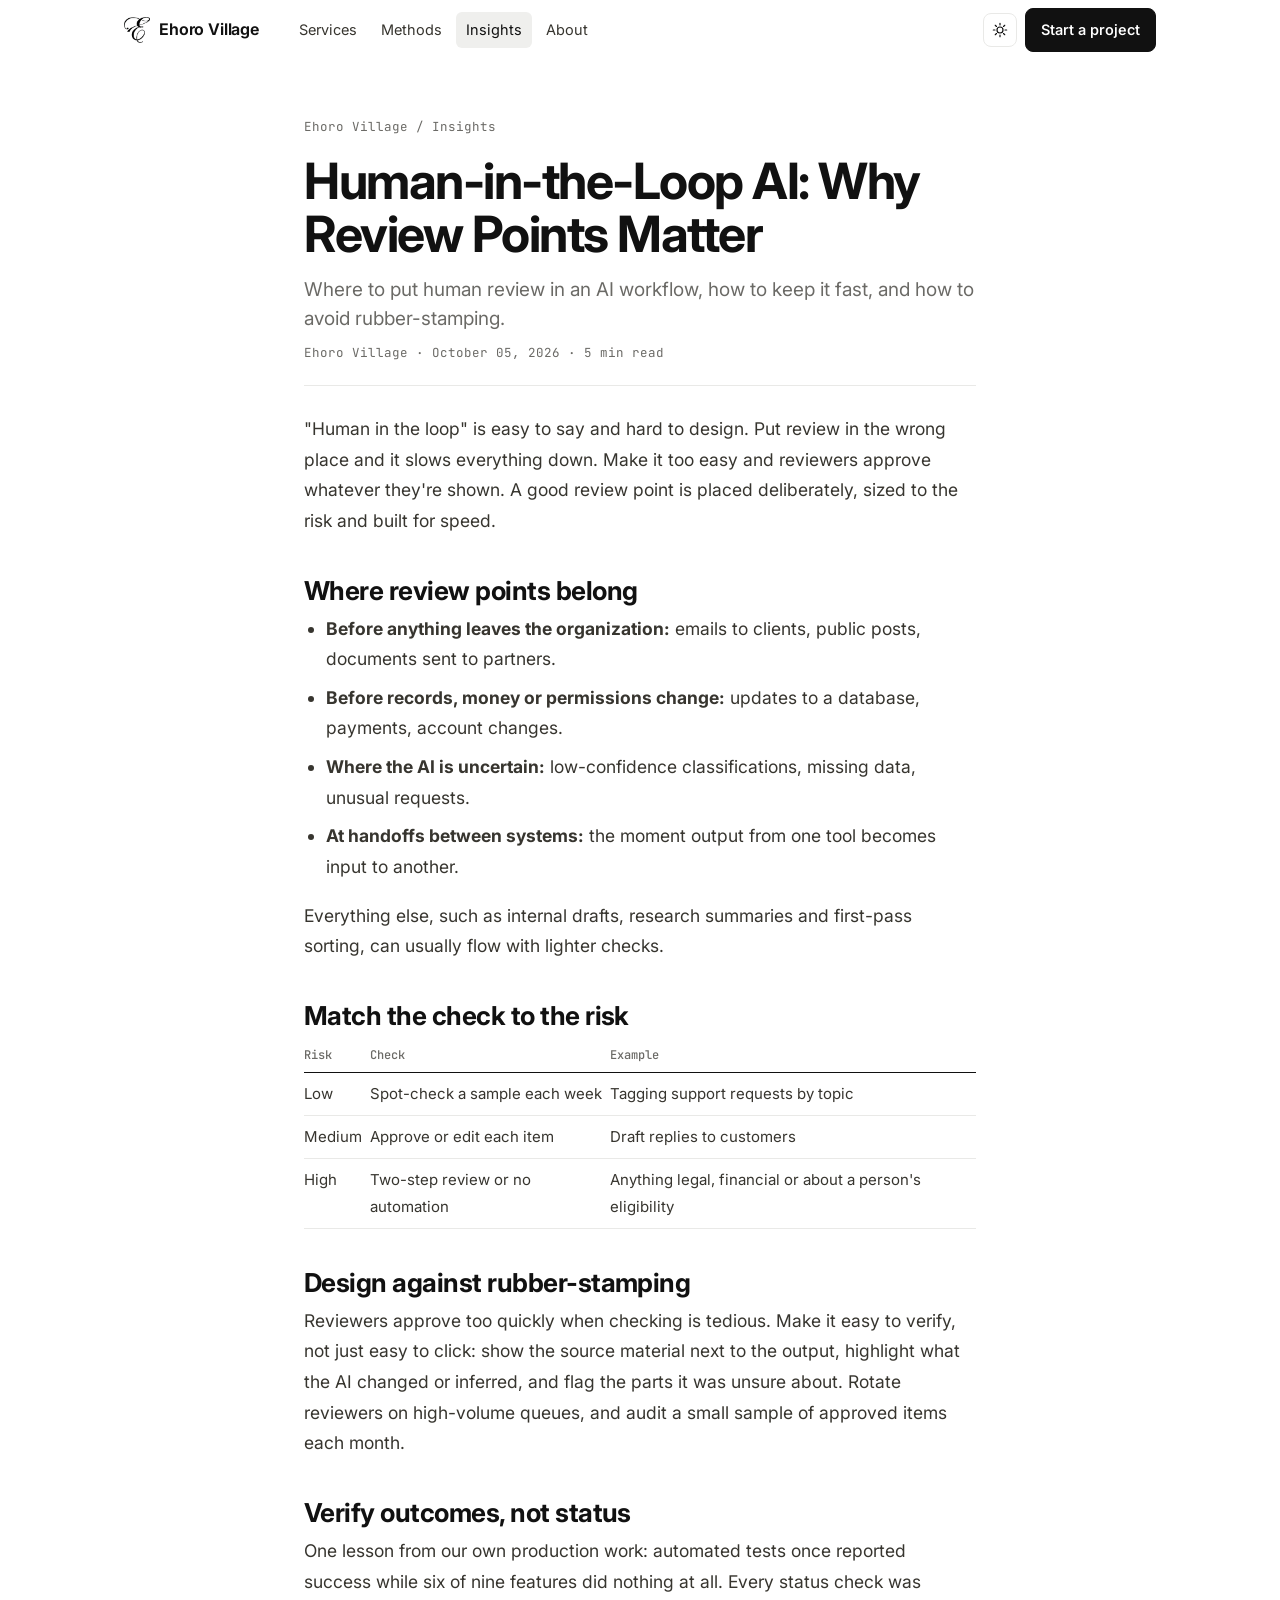
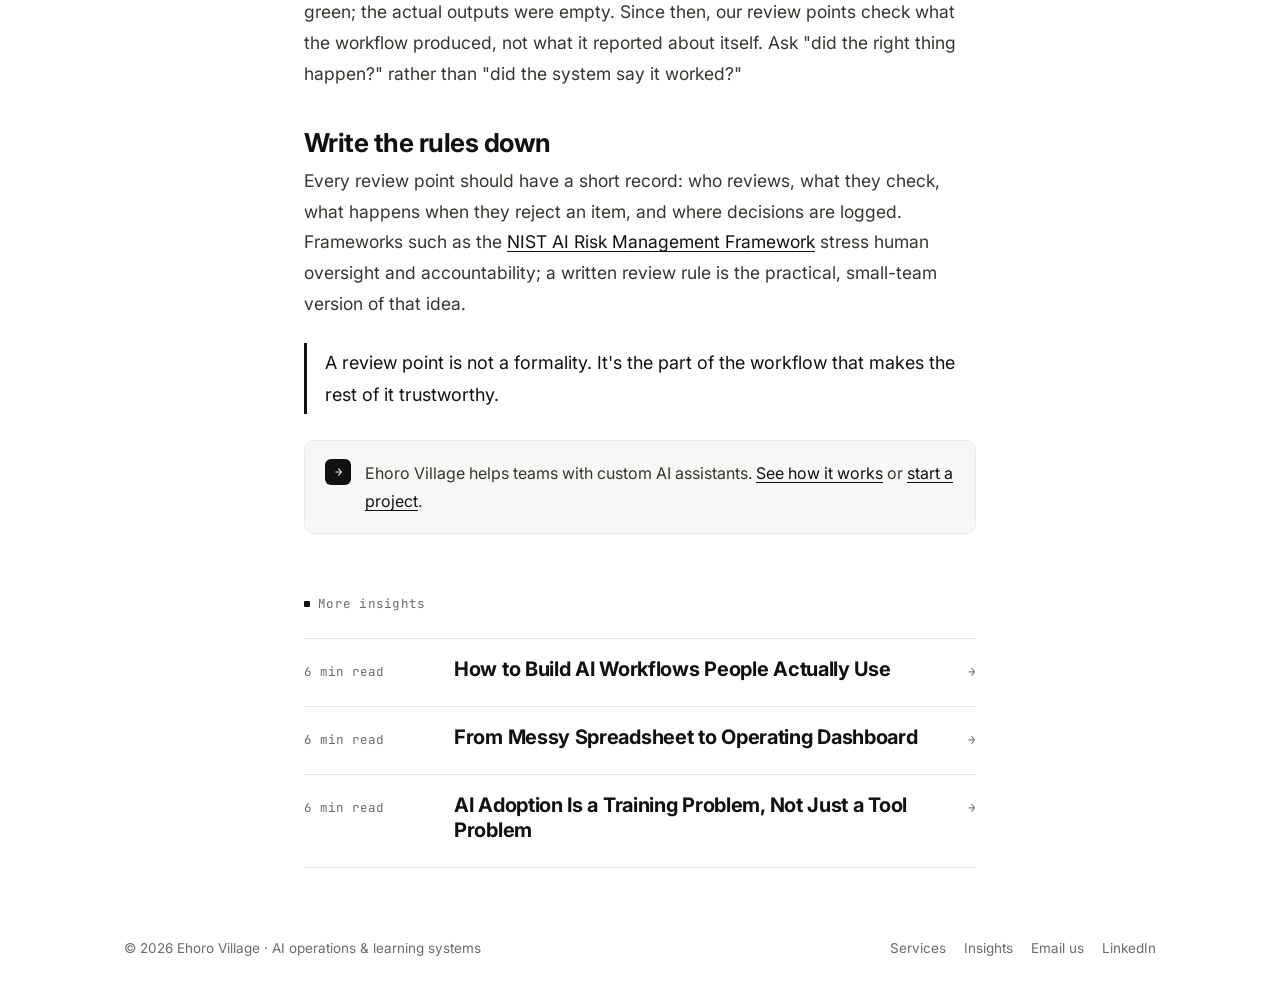
<file: blog/human-in-the-loop-ai-review-points.html>
<!doctype html>
<html lang="en">
<head>
<meta charset="utf-8">
<meta name="viewport" content="width=device-width,initial-scale=1">
<title>Human-in-the-Loop AI: Why Review Points Matter · Ehoro Village</title>
<meta name="description" content="Where to put human review in an AI workflow, how to keep it fast, and how to avoid rubber-stamping.">
<link rel="canonical" href="https://www.ehorovillage.com/blog/human-in-the-loop-ai-review-points.html">
<meta property="og:type" content="article"><meta property="og:site_name" content="Ehoro Village"><meta property="og:title" content="Human-in-the-Loop AI: Why Review Points Matter · Ehoro Village">
<meta property="og:description" content="Where to put human review in an AI workflow, how to keep it fast, and how to avoid rubber-stamping."><meta property="og:url" content="https://www.ehorovillage.com/blog/human-in-the-loop-ai-review-points.html"><meta property="og:image" content="https://www.ehorovillage.com/assets/og.png">
<meta name="twitter:card" content="summary_large_image">
<meta name="theme-color" content="#111111">
<script>document.documentElement.classList.add("js")</script>
<link rel="icon" type="image/png" sizes="32x32" href="../assets/favicon-32.png">
<link rel="icon" type="image/png" sizes="192x192" href="../assets/favicon-192.png">
<link rel="apple-touch-icon" href="../assets/apple-touch-icon.png">
<link rel="alternate" type="application/rss+xml" title="Ehoro Village Insights" href="https://www.ehorovillage.com/blog/feed.xml">
<link rel="preconnect" href="https://fonts.googleapis.com"><link rel="preconnect" href="https://fonts.gstatic.com" crossorigin><link rel="stylesheet" href="https://fonts.googleapis.com/css2?family=Inter:wght@400;500;600;700&family=Instrument+Serif:ital@0;1&family=JetBrains+Mono:wght@400;500&display=swap">
<link rel="stylesheet" href="../site.css">
<script type="application/ld+json">{"@context": "https://schema.org", "@type": "Article", "headline": "Human-in-the-Loop AI: Why Review Points Matter", "description": "Where to put human review in an AI workflow, how to keep it fast, and how to avoid rubber-stamping.", "datePublished": "2026-10-05", "dateModified": "2026-10-05", "author": {"@type": "Organization", "name": "Ehoro Village", "url": "https://www.ehorovillage.com/"}, "publisher": {"@type": "Organization", "@id": "https://www.ehorovillage.com/#org", "name": "Ehoro Village", "url": "https://www.ehorovillage.com/", "email": "hello@ehorovillage.com", "logo": "https://www.ehorovillage.com/assets/logo-e.png", "image": "https://www.ehorovillage.com/assets/og.png", "description": "Ehoro Village builds practical AI workflows, dashboards, assistants and training systems for teams that need technology people will actually use.", "areaServed": "United States", "sameAs": ["https://www.linkedin.com/company/ehoro-village/", "https://www.instagram.com/ehorovillage"], "knowsAbout": ["AI workflow automation", "Dashboards and reporting", "Custom AI assistants", "AI training and adoption", "Human-in-the-loop AI", "Learning design"]}, "mainEntityOfPage": "https://www.ehorovillage.com/blog/human-in-the-loop-ai-review-points.html", "image": "https://www.ehorovillage.com/assets/og.png"}</script>
</head>
<body>
<a class="skip" href="#main">Skip to content</a>
<header class="nav"><div class="wrap">
  <a class="brand" href="../"><img class="logo-light" src="../assets/logo-e.png" alt="" width="26" height="26"><img class="logo-dark" src="../assets/logo-e-white.png" alt="" width="26" height="26"><span>Ehoro Village</span></a>
  <ul><li><a href="../services.html">Services</a></li><li><a href="../methods.html">Methods</a></li><li><a href="../blog/" aria-current="page">Insights</a></li><li><a href="../about.html">About</a></li></ul>
  <div class="end">
    <button class="icon-btn" data-toggle-theme aria-label="Switch light or dark">
      <svg width="16" height="16" viewBox="0 0 24 24" fill="none" stroke="currentColor" stroke-width="1.8" stroke-linecap="round"><circle cx="12" cy="12" r="4.5"/><path d="M12 2v2.5M12 19.5V22M2 12h2.5M19.5 12H22M4.9 4.9l1.8 1.8M17.3 17.3l1.8 1.8M4.9 19.1l1.8-1.8M17.3 6.7l1.8-1.8"/></svg>
    </button>
    <a class="btn" href="../index.html#start">Start a project</a>
    <button class="icon-btn menu-btn" data-menu aria-label="Open menu" aria-expanded="false" aria-controls="mnav">
      <svg width="16" height="16" viewBox="0 0 24 24" fill="none" stroke="currentColor" stroke-width="1.8" stroke-linecap="round"><path d="M4 7h16M4 12h16M4 17h16"/></svg>
    </button>
  </div>
</div>
<nav class="mnav" id="mnav" hidden aria-label="Menu"><div class="wrap"><a href="../services.html">Services</a><a href="../methods.html">Methods</a><a href="../blog/">Insights</a><a href="../about.html">About</a><a href="../index.html#start">Start a project</a></div></nav>
</header>
<main id="main">

<article class="article">
  <div class="crumbs"><a href="../">Ehoro Village</a> / <a href="./">Insights</a></div>
  <h1>Human-in-the-Loop AI: Why Review Points Matter</h1>
  <p class="dek">Where to put human review in an AI workflow, how to keep it fast, and how to avoid rubber-stamping.</p>
  <div class="byline">Ehoro Village · <time datetime="2026-10-05">October 05, 2026</time> · 5 min read</div>
  <div class="prose">
<p>"Human in the loop" is easy to say and hard to design. Put review in the wrong place and it slows everything down. Make it too easy and reviewers approve whatever they're shown. A good review point is placed deliberately, sized to the risk and built for speed.</p>

<h2>Where review points belong</h2>
<ul>
<li><b>Before anything leaves the organization:</b> emails to clients, public posts, documents sent to partners.</li>
<li><b>Before records, money or permissions change:</b> updates to a database, payments, account changes.</li>
<li><b>Where the AI is uncertain:</b> low-confidence classifications, missing data, unusual requests.</li>
<li><b>At handoffs between systems:</b> the moment output from one tool becomes input to another.</li>
</ul>
<p>Everything else, such as internal drafts, research summaries and first-pass sorting, can usually flow with lighter checks.</p>

<h2>Match the check to the risk</h2>
<table>
<tr><th>Risk</th><th>Check</th><th>Example</th></tr>
<tr><td>Low</td><td>Spot-check a sample each week</td><td>Tagging support requests by topic</td></tr>
<tr><td>Medium</td><td>Approve or edit each item</td><td>Draft replies to customers</td></tr>
<tr><td>High</td><td>Two-step review or no automation</td><td>Anything legal, financial or about a person's eligibility</td></tr>
</table>

<h2>Design against rubber-stamping</h2>
<p>Reviewers approve too quickly when checking is tedious. Make it easy to verify, not just easy to click: show the source material next to the output, highlight what the AI changed or inferred, and flag the parts it was unsure about. Rotate reviewers on high-volume queues, and audit a small sample of approved items each month.</p>

<h2>Verify outcomes, not status</h2>
<p>One lesson from our own production work: automated tests once reported success while six of nine features did nothing at all. Every status check was green; the actual outputs were empty. Since then, our review points check what the workflow produced, not what it reported about itself. Ask "did the right thing happen?" rather than "did the system say it worked?"</p>

<h2>Write the rules down</h2>
<p>Every review point should have a short record: who reviews, what they check, what happens when they reject an item, and where decisions are logged. Frameworks such as the <a href="https://www.nist.gov/itl/ai-risk-management-framework">NIST AI Risk Management Framework</a> stress human oversight and accountability; a written review rule is the practical, small-team version of that idea.</p>

<blockquote>A review point is not a formality. It's the part of the workflow that makes the rest of it trustworthy.</blockquote>

  <div class="callout"><span class="sq">→</span><div>Ehoro Village helps teams with custom AI assistants. <a href="../services.html#assistants">See how it works</a> or <a href="mailto:hello@ehorovillage.com?subject=Project%20inquiry">start a project</a>.</div></div>
  </div>
</article>
<section class="related" style="padding-top:0"><p class="label">More insights</p><div class="posts"><a class="post-row" href="ai-workflows-people-actually-use.html"><time datetime="2026-10-05">6 min read</time><div><h3>How to Build AI Workflows People Actually Use</h3></div><span class="rt">→</span></a><a class="post-row" href="messy-spreadsheet-to-operating-dashboard.html"><time datetime="2026-10-05">6 min read</time><div><h3>From Messy Spreadsheet to Operating Dashboard</h3></div><span class="rt">→</span></a><a class="post-row" href="ai-adoption-is-a-training-problem.html"><time datetime="2026-10-05">6 min read</time><div><h3>AI Adoption Is a Training Problem, Not Just a Tool Problem</h3></div><span class="rt">→</span></a></div></section>

</main>
<footer><div class="wrap">
  <span>© 2026 Ehoro Village · AI operations &amp; learning systems</span>
  <span class="right"><a href="../services.html">Services</a><a href="../blog/">Insights</a><a href="mailto:hello@ehorovillage.com">Email us</a><a href="https://www.linkedin.com/company/ehoro-village/">LinkedIn</a></span>
</div></footer>
<script src="../site.js" defer></script>
</body>
</html>
</file>
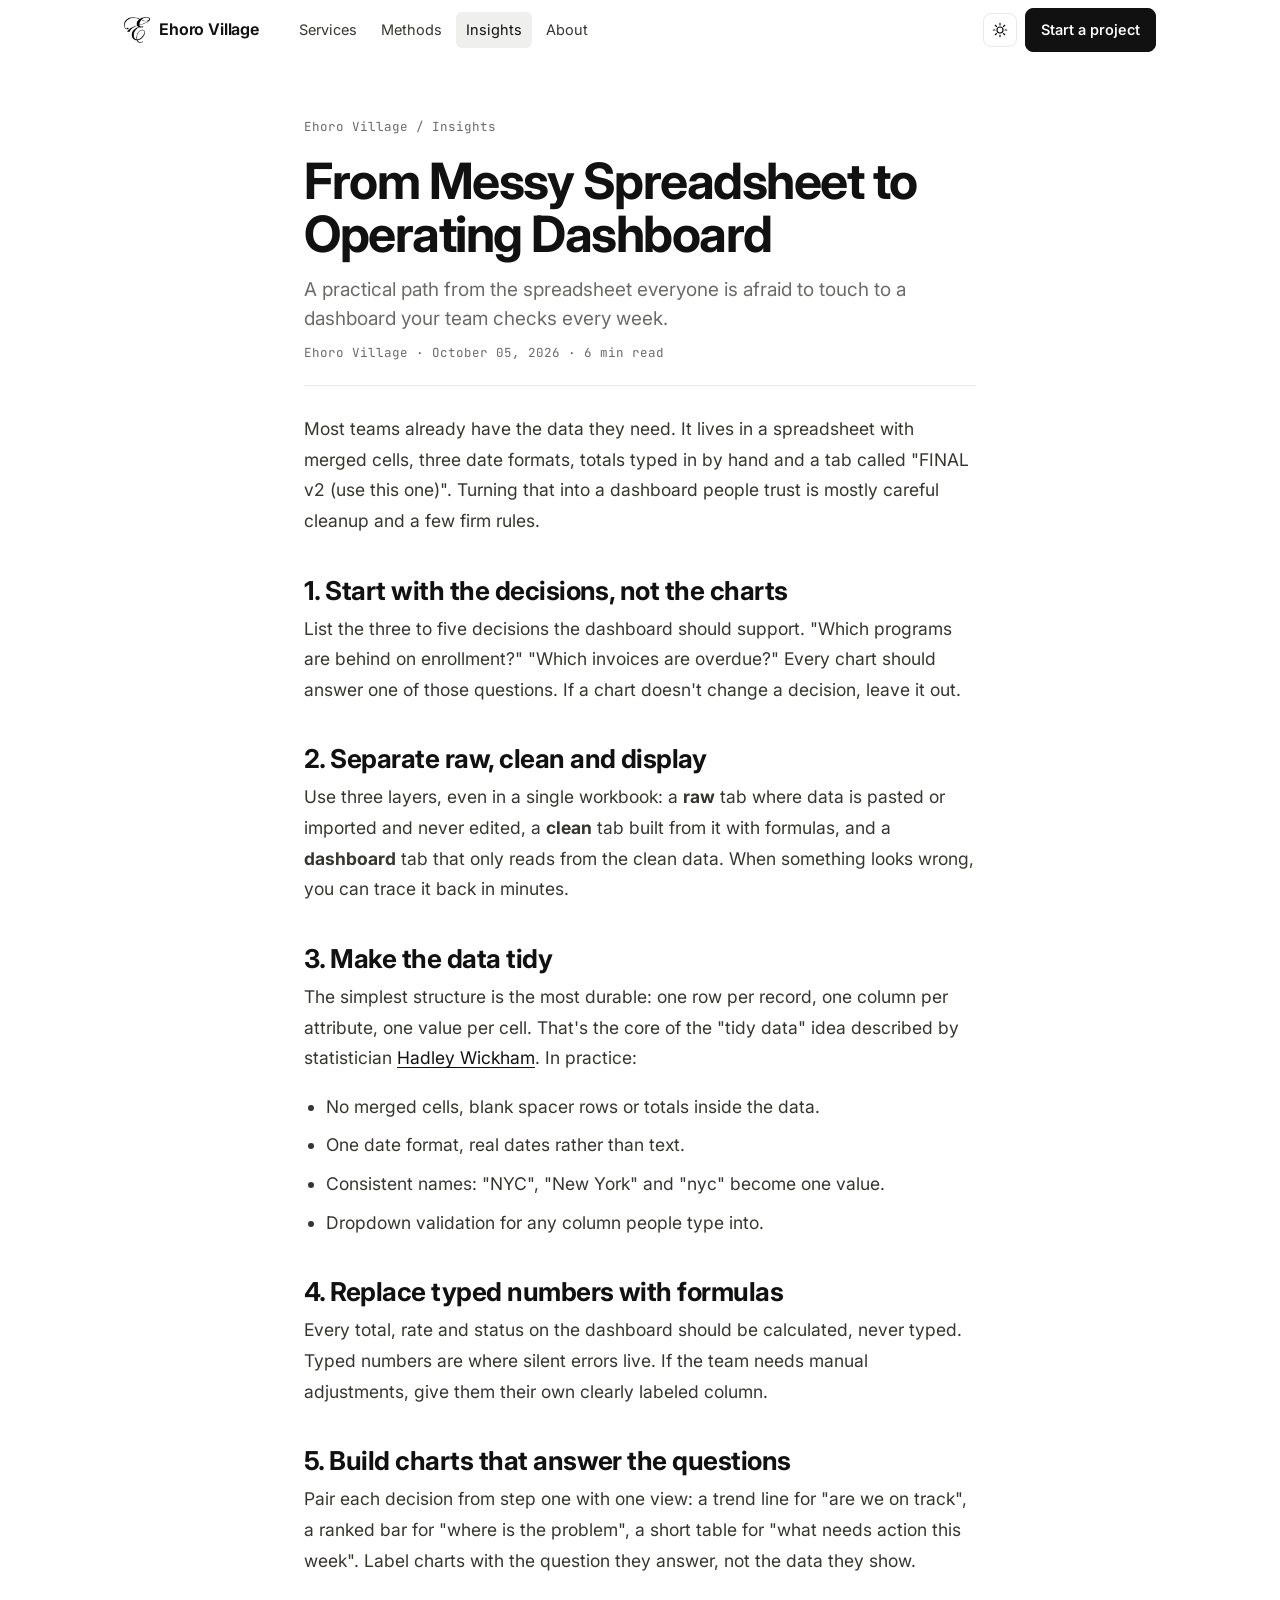
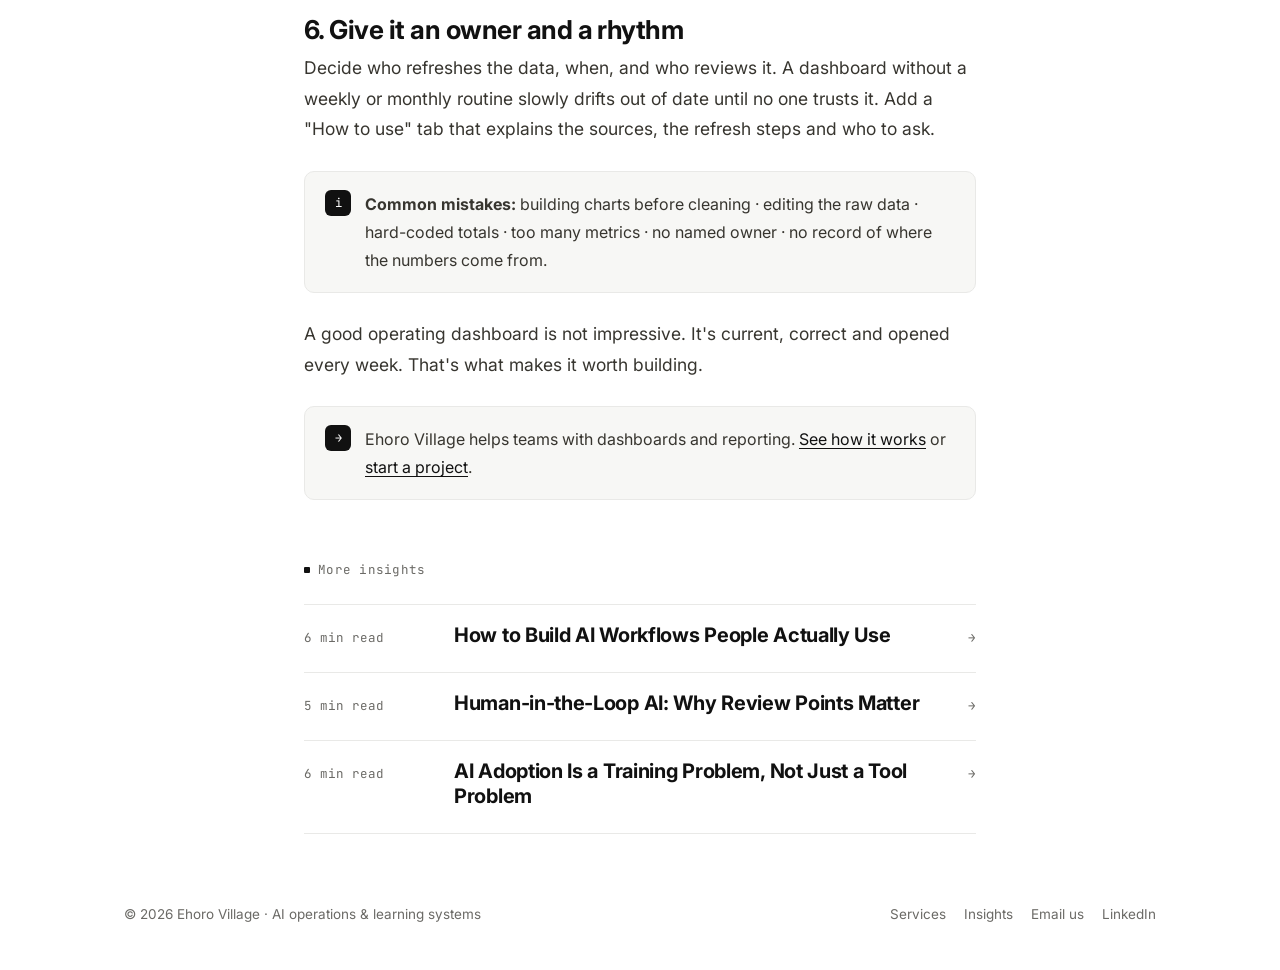
<file: blog/messy-spreadsheet-to-operating-dashboard.html>
<!doctype html>
<html lang="en">
<head>
<meta charset="utf-8">
<meta name="viewport" content="width=device-width,initial-scale=1">
<title>From Messy Spreadsheet to Operating Dashboard · Ehoro Village</title>
<meta name="description" content="A practical path from the spreadsheet everyone is afraid to touch to a dashboard your team checks every week.">
<link rel="canonical" href="https://www.ehorovillage.com/blog/messy-spreadsheet-to-operating-dashboard.html">
<meta property="og:type" content="article"><meta property="og:site_name" content="Ehoro Village"><meta property="og:title" content="From Messy Spreadsheet to Operating Dashboard · Ehoro Village">
<meta property="og:description" content="A practical path from the spreadsheet everyone is afraid to touch to a dashboard your team checks every week."><meta property="og:url" content="https://www.ehorovillage.com/blog/messy-spreadsheet-to-operating-dashboard.html"><meta property="og:image" content="https://www.ehorovillage.com/assets/og.png">
<meta name="twitter:card" content="summary_large_image">
<meta name="theme-color" content="#111111">
<script>document.documentElement.classList.add("js")</script>
<link rel="icon" type="image/png" sizes="32x32" href="../assets/favicon-32.png">
<link rel="icon" type="image/png" sizes="192x192" href="../assets/favicon-192.png">
<link rel="apple-touch-icon" href="../assets/apple-touch-icon.png">
<link rel="alternate" type="application/rss+xml" title="Ehoro Village Insights" href="https://www.ehorovillage.com/blog/feed.xml">
<link rel="preconnect" href="https://fonts.googleapis.com"><link rel="preconnect" href="https://fonts.gstatic.com" crossorigin><link rel="stylesheet" href="https://fonts.googleapis.com/css2?family=Inter:wght@400;500;600;700&family=Instrument+Serif:ital@0;1&family=JetBrains+Mono:wght@400;500&display=swap">
<link rel="stylesheet" href="../site.css">
<script type="application/ld+json">{"@context": "https://schema.org", "@type": "Article", "headline": "From Messy Spreadsheet to Operating Dashboard", "description": "A practical path from the spreadsheet everyone is afraid to touch to a dashboard your team checks every week.", "datePublished": "2026-10-05", "dateModified": "2026-10-05", "author": {"@type": "Organization", "name": "Ehoro Village", "url": "https://www.ehorovillage.com/"}, "publisher": {"@type": "Organization", "@id": "https://www.ehorovillage.com/#org", "name": "Ehoro Village", "url": "https://www.ehorovillage.com/", "email": "hello@ehorovillage.com", "logo": "https://www.ehorovillage.com/assets/logo-e.png", "image": "https://www.ehorovillage.com/assets/og.png", "description": "Ehoro Village builds practical AI workflows, dashboards, assistants and training systems for teams that need technology people will actually use.", "areaServed": "United States", "sameAs": ["https://www.linkedin.com/company/ehoro-village/", "https://www.instagram.com/ehorovillage"], "knowsAbout": ["AI workflow automation", "Dashboards and reporting", "Custom AI assistants", "AI training and adoption", "Human-in-the-loop AI", "Learning design"]}, "mainEntityOfPage": "https://www.ehorovillage.com/blog/messy-spreadsheet-to-operating-dashboard.html", "image": "https://www.ehorovillage.com/assets/og.png"}</script>
</head>
<body>
<a class="skip" href="#main">Skip to content</a>
<header class="nav"><div class="wrap">
  <a class="brand" href="../"><img class="logo-light" src="../assets/logo-e.png" alt="" width="26" height="26"><img class="logo-dark" src="../assets/logo-e-white.png" alt="" width="26" height="26"><span>Ehoro Village</span></a>
  <ul><li><a href="../services.html">Services</a></li><li><a href="../methods.html">Methods</a></li><li><a href="../blog/" aria-current="page">Insights</a></li><li><a href="../about.html">About</a></li></ul>
  <div class="end">
    <button class="icon-btn" data-toggle-theme aria-label="Switch light or dark">
      <svg width="16" height="16" viewBox="0 0 24 24" fill="none" stroke="currentColor" stroke-width="1.8" stroke-linecap="round"><circle cx="12" cy="12" r="4.5"/><path d="M12 2v2.5M12 19.5V22M2 12h2.5M19.5 12H22M4.9 4.9l1.8 1.8M17.3 17.3l1.8 1.8M4.9 19.1l1.8-1.8M17.3 6.7l1.8-1.8"/></svg>
    </button>
    <a class="btn" href="../index.html#start">Start a project</a>
    <button class="icon-btn menu-btn" data-menu aria-label="Open menu" aria-expanded="false" aria-controls="mnav">
      <svg width="16" height="16" viewBox="0 0 24 24" fill="none" stroke="currentColor" stroke-width="1.8" stroke-linecap="round"><path d="M4 7h16M4 12h16M4 17h16"/></svg>
    </button>
  </div>
</div>
<nav class="mnav" id="mnav" hidden aria-label="Menu"><div class="wrap"><a href="../services.html">Services</a><a href="../methods.html">Methods</a><a href="../blog/">Insights</a><a href="../about.html">About</a><a href="../index.html#start">Start a project</a></div></nav>
</header>
<main id="main">

<article class="article">
  <div class="crumbs"><a href="../">Ehoro Village</a> / <a href="./">Insights</a></div>
  <h1>From Messy Spreadsheet to Operating Dashboard</h1>
  <p class="dek">A practical path from the spreadsheet everyone is afraid to touch to a dashboard your team checks every week.</p>
  <div class="byline">Ehoro Village · <time datetime="2026-10-05">October 05, 2026</time> · 6 min read</div>
  <div class="prose">
<p>Most teams already have the data they need. It lives in a spreadsheet with merged cells, three date formats, totals typed in by hand and a tab called "FINAL v2 (use this one)". Turning that into a dashboard people trust is mostly careful cleanup and a few firm rules.</p>

<h2>1. Start with the decisions, not the charts</h2>
<p>List the three to five decisions the dashboard should support. "Which programs are behind on enrollment?" "Which invoices are overdue?" Every chart should answer one of those questions. If a chart doesn't change a decision, leave it out.</p>

<h2>2. Separate raw, clean and display</h2>
<p>Use three layers, even in a single workbook: a <b>raw</b> tab where data is pasted or imported and never edited, a <b>clean</b> tab built from it with formulas, and a <b>dashboard</b> tab that only reads from the clean data. When something looks wrong, you can trace it back in minutes.</p>

<h2>3. Make the data tidy</h2>
<p>The simplest structure is the most durable: one row per record, one column per attribute, one value per cell. That's the core of the "tidy data" idea described by statistician <a href="https://www.jstatsoft.org/article/view/v059i10">Hadley Wickham</a>. In practice:</p>
<ul>
<li>No merged cells, blank spacer rows or totals inside the data.</li>
<li>One date format, real dates rather than text.</li>
<li>Consistent names: "NYC", "New York" and "nyc" become one value.</li>
<li>Dropdown validation for any column people type into.</li>
</ul>

<h2>4. Replace typed numbers with formulas</h2>
<p>Every total, rate and status on the dashboard should be calculated, never typed. Typed numbers are where silent errors live. If the team needs manual adjustments, give them their own clearly labeled column.</p>

<h2>5. Build charts that answer the questions</h2>
<p>Pair each decision from step one with one view: a trend line for "are we on track", a ranked bar for "where is the problem", a short table for "what needs action this week". Label charts with the question they answer, not the data they show.</p>

<h2>6. Give it an owner and a rhythm</h2>
<p>Decide who refreshes the data, when, and who reviews it. A dashboard without a weekly or monthly routine slowly drifts out of date until no one trusts it. Add a "How to use" tab that explains the sources, the refresh steps and who to ask.</p>

<div class="callout"><span class="sq">i</span><div><b>Common mistakes:</b> building charts before cleaning · editing the raw data · hard-coded totals · too many metrics · no named owner · no record of where the numbers come from.</div></div>

<p>A good operating dashboard is not impressive. It's current, correct and opened every week. That's what makes it worth building.</p>

  <div class="callout"><span class="sq">→</span><div>Ehoro Village helps teams with dashboards and reporting. <a href="../services.html#data">See how it works</a> or <a href="mailto:hello@ehorovillage.com?subject=Project%20inquiry">start a project</a>.</div></div>
  </div>
</article>
<section class="related" style="padding-top:0"><p class="label">More insights</p><div class="posts"><a class="post-row" href="ai-workflows-people-actually-use.html"><time datetime="2026-10-05">6 min read</time><div><h3>How to Build AI Workflows People Actually Use</h3></div><span class="rt">→</span></a><a class="post-row" href="human-in-the-loop-ai-review-points.html"><time datetime="2026-10-05">5 min read</time><div><h3>Human-in-the-Loop AI: Why Review Points Matter</h3></div><span class="rt">→</span></a><a class="post-row" href="ai-adoption-is-a-training-problem.html"><time datetime="2026-10-05">6 min read</time><div><h3>AI Adoption Is a Training Problem, Not Just a Tool Problem</h3></div><span class="rt">→</span></a></div></section>

</main>
<footer><div class="wrap">
  <span>© 2026 Ehoro Village · AI operations &amp; learning systems</span>
  <span class="right"><a href="../services.html">Services</a><a href="../blog/">Insights</a><a href="mailto:hello@ehorovillage.com">Email us</a><a href="https://www.linkedin.com/company/ehoro-village/">LinkedIn</a></span>
</div></footer>
<script src="../site.js" defer></script>
</body>
</html>
</file>
<file: site.css>
/* Ehoro Village · site v3 (Oct 2026). Monochrome, Notion-inspired: white paper, ink, hairline borders,
   block-based layout, a live slash-command demo, a cursor spotlight, gentle scroll reveals. */
:root {
  --bg: #ffffff; --bg-2: #f7f7f5; --bg-3: #efefed; --ink: #111111; --ink-2: #37352f; --muted: #787774; --line: #e9e9e7;
  --card: #ffffff; --shadow: 0 1px 2px rgba(15,15,15,.04), 0 4px 16px rgba(15,15,15,.06); --dot: rgba(17,17,17,.13);
  --sans: "Inter", system-ui, -apple-system, "Segoe UI", sans-serif; --serif: "Instrument Serif", Georgia, serif;
  --mono: "JetBrains Mono", ui-monospace, Consolas, monospace; --wrap: 1080px; --r: 10px;
}
@media (prefers-color-scheme: dark) {
  :root:not([data-theme="light"]) {
    --bg: #0f0f0f; --bg-2: #171717; --bg-3: #202020; --ink: #f5f5f4; --ink-2: #d6d5d2; --muted: #9b9a97; --line: #2a2a2a;
    --card: #141414; --shadow: 0 1px 2px rgba(0,0,0,.4), 0 8px 24px rgba(0,0,0,.35); --dot: rgba(255,255,255,.12);
  }
}
:root[data-theme="dark"] {
  --bg: #0f0f0f; --bg-2: #171717; --bg-3: #202020; --ink: #f5f5f4; --ink-2: #d6d5d2; --muted: #9b9a97; --line: #2a2a2a;
  --card: #141414; --shadow: 0 1px 2px rgba(0,0,0,.4), 0 8px 24px rgba(0,0,0,.35); --dot: rgba(255,255,255,.12);
}
* { box-sizing: border-box; }
html { -webkit-text-size-adjust: 100%; scroll-behavior: smooth; }
body { margin: 0; background: var(--bg); color: var(--ink-2); font-family: var(--sans); font-size: 16.5px; line-height: 1.6; -webkit-font-smoothing: antialiased; transition: background .3s, color .3s; }
img, svg { max-width: 100%; }
a { color: var(--ink); text-decoration: none; background: linear-gradient(currentColor, currentColor) 0 100% / 0 1px no-repeat; transition: background-size .25s; }
a:hover { background-size: 100% 1px; }
.wrap { max-width: var(--wrap); margin: 0 auto; padding: 0 24px; }
@media (max-width: 600px) { .wrap { padding: 0 16px; } body { font-size: 16px; } }
.skip { position: absolute; left: -999px; } .skip:focus { left: 16px; top: 12px; z-index: 20; background: var(--bg); padding: 8px 12px; }
::selection { background: var(--ink); color: var(--bg); }

/* nav */
.nav { position: sticky; top: 0; z-index: 10; background: color-mix(in srgb, var(--bg) 86%, transparent); backdrop-filter: saturate(1.4) blur(10px); border-bottom: 1px solid transparent; transition: border-color .2s; }
.nav.scrolled { border-bottom-color: var(--line); }
.nav .wrap { display: flex; align-items: center; gap: 22px; height: 60px; }
.brand { display: flex; align-items: center; gap: 9px; color: var(--ink); font-weight: 650; font-size: 16px; letter-spacing: -.01em; background: none; }
.brand svg { width: 22px; height: auto; } .brand svg .px { fill: var(--ink); }
.nav ul { display: flex; gap: 4px; list-style: none; margin: 0 0 0 8px; padding: 0; }
.nav ul a { display: block; padding: 6px 10px; border-radius: 6px; color: var(--ink-2); font-size: 14.5px; background: none; }
.nav ul a:hover, .nav ul a[aria-current="page"] { background: var(--bg-3); color: var(--ink); }
.nav .end { margin-left: auto; display: flex; align-items: center; gap: 8px; }
.icon-btn { width: 34px; height: 34px; border-radius: 8px; border: 1px solid var(--line); background: var(--bg); color: var(--ink); display: grid; place-items: center; cursor: pointer; }
.icon-btn:hover { background: var(--bg-3); }
.btn { display: inline-flex; align-items: center; gap: 8px; background: var(--ink); color: var(--bg); font-weight: 560; font-size: 14.5px; padding: 9px 15px; border-radius: 8px; border: 1px solid var(--ink); white-space: nowrap; transition: transform .15s, box-shadow .2s; }
.btn:hover { transform: translateY(-1px); box-shadow: var(--shadow); background-size: 0 0; }
.btn.ghost { background: var(--bg); color: var(--ink); border-color: var(--line); }
@media (max-width: 760px) { .nav ul { display: none; } }

/* type */
.label { font-family: var(--mono); font-size: 12.5px; letter-spacing: .02em; color: var(--muted); margin: 0 0 14px; display: flex; align-items: center; gap: 8px; }
.label::before { content: ""; width: 6px; height: 6px; background: var(--ink); border-radius: 1px; }
h1, h2, h3 { color: var(--ink); margin: 0; letter-spacing: -.025em; font-weight: 700; }
h1 { font-size: clamp(44px, 7.4vw, 86px); line-height: .98; letter-spacing: -.04em; }
h2 { font-size: clamp(32px, 4.4vw, 50px); line-height: 1.04; margin-bottom: 14px; }
h3 { font-size: 20px; line-height: 1.25; letter-spacing: -.015em; margin-bottom: 6px; }
.serif { font-family: var(--serif); font-weight: 400; font-style: italic; letter-spacing: -.01em; }
.lede { font-size: clamp(18px, 2vw, 21px); color: var(--muted); max-width: 640px; line-height: 1.55; }
.muted { color: var(--muted); }
section { padding: 96px 0; position: relative; }
@media (max-width: 600px) { section { padding: 64px 0; } }

/* hero */
.hero { padding: 72px 0 40px; overflow: hidden; }
.dots { position: absolute; inset: 0; z-index: -1; background-image: radial-gradient(var(--dot) 1px, transparent 1px); background-size: 22px 22px;
  -webkit-mask-image: radial-gradient(420px circle at var(--mx, 70%) var(--my, 30%), #000 0%, transparent 70%); mask-image: radial-gradient(420px circle at var(--mx, 70%) var(--my, 30%), #000 0%, transparent 70%); }
.hero-grid { display: grid; grid-template-columns: 1.05fr 1fr; gap: 48px; align-items: center; }
@media (max-width: 900px) { .hero-grid { grid-template-columns: 1fr; gap: 36px; } }
.hero .lede { margin: 22px 0 28px; }
.cta { display: flex; flex-wrap: wrap; gap: 10px; }

/* the slash-command demo */
.page-demo { background: var(--card); border: 1px solid var(--line); border-radius: 14px; box-shadow: var(--shadow); overflow: hidden; }
.page-demo .bar { display: flex; align-items: center; gap: 6px; padding: 10px 14px; border-bottom: 1px solid var(--line); background: var(--bg-2); }
.page-demo .bar i { width: 10px; height: 10px; border-radius: 50%; background: var(--line); display: block; }
.page-demo .bar span { margin-left: 8px; font-family: var(--mono); font-size: 12px; color: var(--muted); }
.page-demo .body { padding: 22px 24px 26px; min-height: 330px; }
.page-demo .title { font-size: 26px; font-weight: 700; color: var(--ink); letter-spacing: -.02em; margin-bottom: 4px; }
.page-demo .sub { color: var(--muted); font-size: 14px; margin-bottom: 14px; }
.blk { display: flex; align-items: flex-start; gap: 8px; padding: 6px 0; font-size: 15px; color: var(--ink-2); animation: pop .35s ease both; }
.blk .ic { width: 22px; height: 22px; border-radius: 5px; background: var(--bg-3); display: grid; place-items: center; font-family: var(--mono); font-size: 11px; color: var(--ink); flex: none; }
.blk.done .ic { background: var(--ink); color: var(--bg); }
.line-in { display: flex; align-items: center; gap: 2px; font-size: 15px; color: var(--ink); margin-top: 6px; min-height: 26px; }
.caret { width: 1.5px; height: 18px; background: var(--ink); animation: blink 1s steps(1) infinite; }
.menu { margin-top: 8px; width: min(100%, 300px); border: 1px solid var(--line); border-radius: 10px; box-shadow: var(--shadow); background: var(--card); padding: 6px; animation: pop .2s ease both; }
.menu p { margin: 4px 8px 6px; font-size: 11.5px; color: var(--muted); font-family: var(--mono); }
.menu div { display: flex; gap: 10px; align-items: center; padding: 7px 8px; border-radius: 6px; font-size: 14px; color: var(--ink-2); }
.menu div.on { background: var(--bg-3); color: var(--ink); }
.menu div b { width: 26px; height: 26px; border: 1px solid var(--line); border-radius: 6px; display: grid; place-items: center; font-family: var(--mono); font-weight: 500; font-size: 12px; background: var(--bg); }
@keyframes pop { from { opacity: 0; transform: translateY(4px); } to { opacity: 1; transform: none; } }
@keyframes blink { 50% { opacity: 0; } }

/* marquee */
.marquee { border-top: 1px solid var(--line); border-bottom: 1px solid var(--line); overflow: hidden; padding: 14px 0; -webkit-mask-image: linear-gradient(90deg, transparent, #000 12%, #000 88%, transparent); mask-image: linear-gradient(90deg, transparent, #000 12%, #000 88%, transparent); }
.marquee .track { display: flex; gap: 44px; width: max-content; animation: slide 38s linear infinite; font-family: var(--mono); font-size: 13.5px; color: var(--muted); }
.marquee .track span::before { content: "◆"; margin-right: 44px; font-size: 7px; vertical-align: middle; color: var(--line); }
@keyframes slide { to { transform: translateX(-50%); } }

/* stats */
.stats { display: grid; grid-template-columns: repeat(4, 1fr); border: 1px solid var(--line); border-radius: var(--r); overflow: hidden; margin-top: 40px; }
.stats div { padding: 22px 20px; border-right: 1px solid var(--line); background: var(--card); }
.stats div:last-child { border-right: 0; }
.stats b { display: block; font-size: 40px; letter-spacing: -.04em; color: var(--ink); line-height: 1; font-weight: 700; }
.stats span { font-size: 13.5px; color: var(--muted); }
@media (max-width: 760px) { .stats { grid-template-columns: 1fr 1fr; } .stats div:nth-child(2) { border-right: 0; } .stats div:nth-child(-n+2) { border-bottom: 1px solid var(--line); } }

/* blocks and cards */
.grid { display: grid; gap: 14px; }
.g3 { grid-template-columns: repeat(3, 1fr); } .g2 { grid-template-columns: repeat(2, 1fr); }
@media (max-width: 900px) { .g3 { grid-template-columns: 1fr; } }
@media (max-width: 700px) { .g2 { grid-template-columns: 1fr; } }
.card { position: relative; background: var(--card); border: 1px solid var(--line); border-radius: var(--r); padding: 22px; transition: transform .2s, box-shadow .25s, border-color .2s; display: flex; flex-direction: column; }
.card:hover { transform: translateY(-3px); box-shadow: var(--shadow); border-color: color-mix(in srgb, var(--ink) 18%, var(--line)); }
.card .glyph { width: 40px; height: 40px; border: 1px solid var(--line); border-radius: 9px; display: grid; place-items: center; margin-bottom: 16px; background: var(--bg-2); }
.card .glyph svg { width: 22px; height: 22px; stroke: var(--ink); fill: none; stroke-width: 1.6; stroke-linecap: round; stroke-linejoin: round; }
.card p { margin: 0 0 12px; color: var(--muted); font-size: 15px; }
.card .meta { margin-top: auto; display: flex; justify-content: space-between; align-items: center; font-family: var(--mono); font-size: 12.5px; color: var(--muted); padding-top: 12px; border-top: 1px dashed var(--line); }
.card .meta strong { color: var(--ink); font-weight: 600; }
.tag { display: inline-block; font-family: var(--mono); font-size: 11.5px; padding: 2px 8px; border-radius: 999px; background: var(--bg-3); color: var(--ink-2); margin: 0 4px 6px 0; }
.tag.dark { background: var(--ink); color: var(--bg); }

/* Notion-style block handle on hover */
.block { position: relative; }
.block::before { content: "⋮⋮"; position: absolute; left: -26px; top: 2px; color: var(--muted); font-size: 13px; letter-spacing: -3px; opacity: 0; transition: opacity .15s; }
.block:hover::before { opacity: .7; }
@media (max-width: 1140px) { .block::before { display: none; } }

/* callout and toggles */
.callout { display: flex; gap: 14px; background: var(--bg-2); border: 1px solid var(--line); border-radius: var(--r); padding: 18px 20px; }
.callout .sq { width: 26px; height: 26px; border-radius: 6px; background: var(--ink); color: var(--bg); display: grid; place-items: center; font-family: var(--mono); font-size: 12px; flex: none; }
details { border-bottom: 1px solid var(--line); padding: 14px 0; }
details summary { list-style: none; cursor: pointer; display: flex; gap: 10px; align-items: center; font-weight: 560; color: var(--ink); }
details summary::-webkit-details-marker { display: none; }
details summary::before { content: "▸"; font-size: 13px; transition: transform .2s; color: var(--muted); }
details[open] summary::before { transform: rotate(90deg); }
details p { margin: 10px 0 0 22px; color: var(--muted); }

/* case list (work page) */
.case { display: grid; grid-template-columns: 260px 1fr; gap: 40px; padding: 40px 0; border-top: 1px solid var(--line); }
.case:first-child { border-top: 0; }
.case dl { margin: 0; display: grid; grid-template-columns: 140px 1fr; gap: 10px 20px; }
.case dt { font-family: var(--mono); font-size: 12.5px; color: var(--muted); padding-top: 3px; } .case dd { margin: 0; }
@media (max-width: 800px) { .case { grid-template-columns: 1fr; gap: 14px; } .case dl { grid-template-columns: 1fr; gap: 2px; } .case dd { margin-bottom: 8px; } }

/* person */
.person { display: grid; grid-template-columns: 1fr 1.2fr; gap: 48px; align-items: start; }
@media (max-width: 800px) { .person { grid-template-columns: 1fr; gap: 20px; } }
.props { border-top: 1px solid var(--line); }
.props div { display: grid; grid-template-columns: 150px 1fr; gap: 16px; padding: 11px 0; border-bottom: 1px solid var(--line); font-size: 15px; }
.props span:first-child { font-family: var(--mono); font-size: 12.5px; color: var(--muted); padding-top: 2px; }
@media (max-width: 600px) { .props div { grid-template-columns: 1fr; gap: 2px; } }
.lab { display: grid; grid-template-columns: 88px 1fr auto; gap: 20px; align-items: center; border: 1px solid var(--line); border-radius: var(--r); padding: 18px; background: var(--card); }
.lab img { width: 88px; height: 88px; image-rendering: pixelated; border-radius: 8px; background: var(--bg-3); filter: grayscale(1) contrast(1.1); transition: filter .3s; }
.lab:hover img { filter: none; }
@media (max-width: 640px) { .lab { grid-template-columns: 64px 1fr; } .lab img { width: 64px; height: 64px; } .lab .btn { grid-column: 1 / -1; justify-self: start; } }

/* closing band */
.band { background: var(--ink); color: var(--bg); }
.band h2, .band .label { color: var(--bg); } .band .label::before { background: var(--bg); }
.band .lede { color: color-mix(in srgb, var(--bg) 70%, transparent); }
.band .btn { background: var(--bg); color: var(--ink); border-color: var(--bg); }
.band .btn.ghost { background: transparent; color: var(--bg); border-color: color-mix(in srgb, var(--bg) 35%, transparent); }
footer { padding: 30px 0 44px; font-size: 13.5px; color: var(--muted); }
footer .wrap { display: flex; flex-wrap: wrap; gap: 12px 26px; align-items: center; }
footer .right { margin-left: auto; display: flex; flex-wrap: wrap; gap: 8px 18px; }
footer a { color: var(--muted); }
@media (max-width: 600px) { footer .right { margin-left: 0; } }

/* reveal */
.js .reveal { opacity: 0; transform: translateY(14px); transition: opacity .6s ease, transform .6s ease; }
.js .reveal.in { opacity: 1; transform: none; }
@media (prefers-reduced-motion: reduce) {
  .js .reveal { opacity: 1; transform: none; transition: none; }
  .marquee .track, .caret, .blk, .menu { animation: none; }
  .card:hover, .btn:hover { transform: none; }
}

/* v4 additions: logo, steps, audience, articles */
.brand img { width: 26px; height: 26px; object-fit: contain; }
.brand .logo-dark { display: none; }
:root[data-theme="dark"] .brand .logo-light { display: none; }
:root[data-theme="dark"] .brand .logo-dark { display: block; }
@media (prefers-color-scheme: dark) { :root:not([data-theme="light"]) .brand .logo-light { display: none; } :root:not([data-theme="light"]) .brand .logo-dark { display: block; } }
.who { display: grid; grid-template-columns: repeat(4, 1fr); gap: 0; border: 1px solid var(--line); border-radius: var(--r); overflow: hidden; margin-top: 28px; }
.who div { padding: 20px; border-right: 1px solid var(--line); background: var(--card); }
.who div:last-child { border-right: 0; }
.who b { display: block; color: var(--ink); font-weight: 600; margin-bottom: 4px; }
.who span { font-size: 14.5px; color: var(--muted); }
@media (max-width: 860px) { .who { grid-template-columns: 1fr 1fr; } .who div:nth-child(2) { border-right: 0; } .who div:nth-child(-n+2) { border-bottom: 1px solid var(--line); } }
@media (max-width: 520px) { .who { grid-template-columns: 1fr; } .who div { border-right: 0; border-bottom: 1px solid var(--line); } .who div:last-child { border-bottom: 0; } }
.steps { display: grid; grid-template-columns: repeat(4, 1fr); gap: 14px; margin-top: 28px; counter-reset: s; }
.steps div { counter-increment: s; border-top: 2px solid var(--ink); padding-top: 14px; }
.steps div::before { content: "0" counter(s); font-family: var(--mono); font-size: 12.5px; color: var(--muted); display: block; margin-bottom: 8px; }
.steps b { display: block; color: var(--ink); font-size: 18px; letter-spacing: -.01em; margin-bottom: 4px; }
.steps span { font-size: 15px; color: var(--muted); }
@media (max-width: 860px) { .steps { grid-template-columns: 1fr 1fr; } }
@media (max-width: 520px) { .steps { grid-template-columns: 1fr; } }
.posts { display: grid; gap: 0; border-top: 1px solid var(--line); margin-top: 24px; }
.post-row { display: grid; grid-template-columns: 130px 1fr auto; gap: 20px; align-items: baseline; padding: 18px 0; border-bottom: 1px solid var(--line); background: none; }
.post-row:hover { background: none; }
.post-row:hover h3 { text-decoration: underline; text-underline-offset: 4px; }
.post-row time, .post-row .rt { font-family: var(--mono); font-size: 12.5px; color: var(--muted); }
.post-row p { margin: 4px 0 0; color: var(--muted); font-size: 15px; }
@media (max-width: 640px) { .post-row { grid-template-columns: 1fr; gap: 4px; } }
.article { max-width: 720px; margin: 0 auto; padding: 56px 24px 24px; }
@media (max-width: 600px) { .article { padding: 36px 16px 16px; } }
.article .crumbs { font-family: var(--mono); font-size: 12.5px; color: var(--muted); margin-bottom: 18px; }
.article .crumbs a { color: var(--muted); }
.article h1 { font-size: clamp(34px, 5vw, 50px); line-height: 1.05; letter-spacing: -.03em; }
.article .dek { font-size: 19px; color: var(--muted); margin: 16px 0 10px; line-height: 1.5; }
.article .byline { font-family: var(--mono); font-size: 12.5px; color: var(--muted); padding-bottom: 22px; border-bottom: 1px solid var(--line); margin-bottom: 28px; }
.prose { font-size: 17.5px; line-height: 1.75; color: var(--ink-2); }
.prose h2 { font-size: 26px; margin: 40px 0 10px; letter-spacing: -.02em; }
.prose h3 { font-size: 19px; margin: 26px 0 6px; }
.prose p { margin: 0 0 18px; }
.prose ul, .prose ol { padding-left: 22px; margin: 0 0 18px; } .prose li { margin-bottom: 8px; }
.prose a { color: var(--ink); background-size: 100% 1px; }
.prose blockquote { margin: 24px 0; padding: 4px 0 4px 18px; border-left: 3px solid var(--ink); color: var(--ink); font-size: 18px; }
.prose .callout { margin: 26px 0; font-size: 16px; }
.prose table { width: 100%; border-collapse: collapse; font-size: 15px; margin: 0 0 20px; }
.prose th { text-align: left; font-family: var(--mono); font-size: 12px; color: var(--muted); font-weight: 500; border-bottom: 1px solid var(--ink); padding: 6px 8px 6px 0; }
.prose td { border-bottom: 1px solid var(--line); padding: 8px 8px 8px 0; vertical-align: top; }
.related { max-width: 720px; margin: 10px auto 0; padding: 0 24px 40px; }
@media (max-width: 600px) { .related { padding: 0 16px 32px; } }

/* v5 polish: mobile menu, focus, contrast */
.menu-btn { display: none; }
.mnav { border-top: 1px solid var(--line); background: var(--bg); }
.mnav .wrap { display: flex; flex-direction: column; padding-top: 6px; padding-bottom: 12px; }
.mnav a { padding: 11px 2px; border-bottom: 1px solid var(--line); color: var(--ink); background: none; font-size: 16px; }
.mnav a:last-child { border-bottom: 0; font-weight: 600; }
@media (max-width: 760px) { .menu-btn { display: grid; } .nav .end .btn { display: none; } }
@media (min-width: 761px) { .mnav { display: none !important; } }
:focus-visible { outline: 2px solid var(--ink); outline-offset: 3px; border-radius: 4px; }
:root { --muted: #6b6a66; }
.nav .mnav .wrap { height: auto; align-items: stretch; gap: 0; }
</file>
